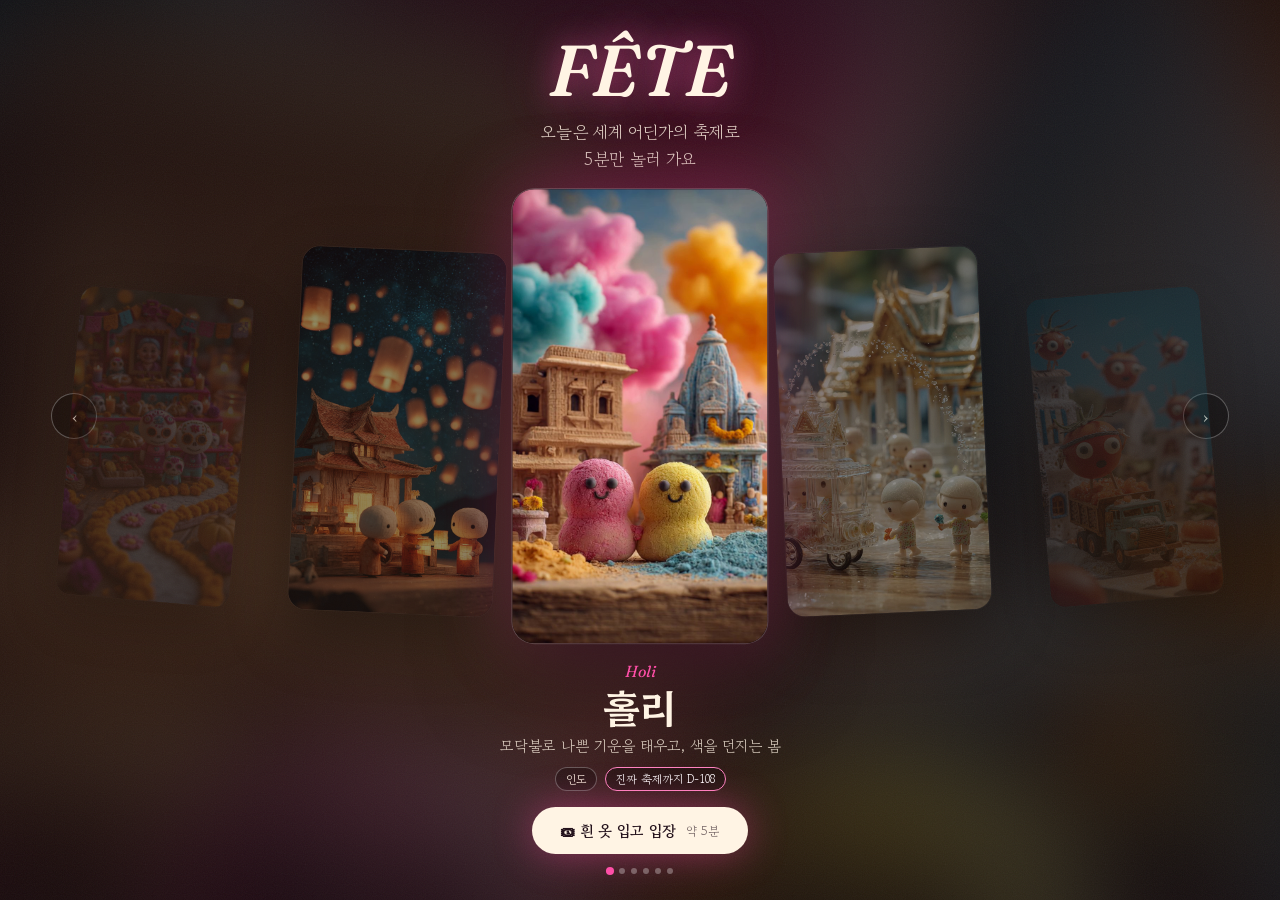
<file: index.html>
<!doctype html>
<html lang="ko">
<head>
<meta charset="utf-8">
<meta name="viewport" content="width=device-width,initial-scale=1,viewport-fit=cover,user-scalable=no">
<meta name="theme-color" content="#07050c">
<title>FÊTE · 세계의 축제로 5분 여행</title>
<meta name="description" content="오늘은 세계 어딘가의 축제로 5분만 놀러 가요.">
<meta property="og:title" content="FÊTE · 세계의 축제로 5분 여행">
<meta property="og:description" content="오늘은 세계 어딘가의 축제로 5분만 놀러 가요.">
<meta property="og:image" content="img/yi-peng.jpg">
<link rel="stylesheet" href="fonts/fonts.css?v=1793675412">
<style>
:root{--it:'Fraunces','Hahmlet',serif;--ko:'Hahmlet','Gowun Batang',serif;--sans:'Gowun Batang',serif;--paper:#fff4e4;--gold:#ffcf9e;--fc:#ffb347}
*{box-sizing:border-box;margin:0;padding:0;-webkit-tap-highlight-color:transparent}
html,body{height:100%;background:#07050c;color:var(--paper);font-family:var(--sans);overflow:hidden;overscroll-behavior:none}
button,a{font:inherit;color:inherit;background:none;border:0;cursor:pointer;text-decoration:none}
#bg{position:fixed;inset:0;overflow:hidden}
#bg div{position:absolute;inset:-10%;background:center/cover;filter:blur(48px) brightness(.42) saturate(1.25);opacity:0;transition:opacity 1.4s ease;transform:scale(1.1)}
#bg div.on{opacity:1}
#veil{position:fixed;inset:0;background:radial-gradient(110% 70% at 50% 55%,rgba(7,5,12,0),rgba(7,5,12,.75));pointer-events:none}
#fx{position:fixed;inset:0;width:100%;height:100%;pointer-events:none}
#grain{position:fixed;inset:-50%;pointer-events:none;opacity:.06;background-image:url("data:image/svg+xml,%3Csvg xmlns='http://www.w3.org/2000/svg' width='160' height='160'%3E%3Cfilter id='n'%3E%3CfeTurbulence type='fractalNoise' baseFrequency='.9' numOctaves='2'/%3E%3C/filter%3E%3Crect width='100%25' height='100%25' filter='url(%23n)'/%3E%3C/svg%3E");animation:grain 1s steps(4) infinite}
@keyframes grain{25%{transform:translate(-3%,2%)}50%{transform:translate(2%,-3%)}75%{transform:translate(-2%,-1%)}}
main{position:fixed;inset:0;display:flex;flex-direction:column;align-items:center}
header{text-align:center;padding:calc(30px + env(safe-area-inset-top)) 20px 0;opacity:0;animation:rise 1.4s .2s ease forwards}
.mark{font-family:var(--it);font-style:italic;font-weight:600;font-size:clamp(44px,13vw,64px);letter-spacing:.01em;line-height:1;text-shadow:0 0 30px color-mix(in srgb,var(--fc) 60%,transparent),0 0 60px rgba(255,200,230,.25);transition:text-shadow 1.2s}
.tag{margin-top:12px;font-size:clamp(14px,3.9vw,16px);line-height:1.6;opacity:.85}
@keyframes rise{from{opacity:0;transform:translateY(14px)}to{opacity:1;transform:none}}
#stage{position:relative;flex:1;width:100%;min-height:0;touch-action:pan-y;opacity:0;animation:rise 1.4s .5s ease forwards}
.card{position:absolute;left:50%;top:50%;width:var(--cw);aspect-ratio:9/16;border-radius:22px;overflow:hidden;cursor:pointer;
  transition:transform .7s cubic-bezier(.2,.8,.2,1),opacity .7s,filter .7s,box-shadow .7s;box-shadow:0 30px 80px rgba(0,0,0,.6),0 0 0 1px rgba(255,255,255,.1)}
.card img{width:100%;height:100%;object-fit:contain;display:block;background:#0b0810;pointer-events:none}
.card.cur{box-shadow:0 30px 90px rgba(0,0,0,.65),0 0 0 1px rgba(255,255,255,.25),0 0 70px color-mix(in srgb,var(--c) 40%,transparent)}
.card .shine{position:absolute;inset:0;background:linear-gradient(115deg,rgba(255,255,255,0) 40%,rgba(255,255,255,.14) 50%,rgba(255,255,255,0) 60%);transform:translateX(-120%);pointer-events:none}
.card.cur .shine{animation:shine 4.5s 1s ease-in-out infinite}
@keyframes shine{0%,60%{transform:translateX(-120%)}100%{transform:translateX(120%)}}
#info{text-align:center;padding:0 22px calc(26px + env(safe-area-inset-bottom));min-height:186px;opacity:0;animation:rise 1.4s .8s ease forwards}
#info .en{font-family:var(--it);font-style:italic;font-size:16px;color:var(--fc);transition:color .8s}
#info h2{font-family:var(--ko);font-weight:600;font-size:clamp(28px,8vw,36px);line-height:1.15;margin:2px 0 6px}
#info .sub{font-size:13.5px;opacity:.8;line-height:1.5}
#info .meta{display:flex;gap:8px;justify-content:center;margin-top:10px;font-size:11.5px}
#info .meta span{padding:3px 10px;border-radius:99px;border:1px solid rgba(255,255,255,.28);background:rgba(0,0,0,.25)}
#info .meta .dd{border-color:color-mix(in srgb,var(--fc) 70%,white);color:#fff}
#go{display:inline-flex;align-items:center;gap:10px;margin-top:16px;padding:13px 28px;border-radius:99px;background:var(--paper);color:#24121c;font-weight:700;font-size:15px;box-shadow:0 0 40px color-mix(in srgb,var(--fc) 45%,transparent);transition:box-shadow .8s,transform .2s}
#go:active{transform:scale(.97)}
#go small{font-weight:400;opacity:.65;font-size:12px}
.swap{transition:opacity .35s ease}.swap.out{opacity:0}
#dots{display:flex;gap:6px;justify-content:center;margin-top:14px}
#dots i{width:6px;height:6px;border-radius:50%;background:rgba(255,255,255,.3);transition:background .4s,transform .4s}
#dots i.on{background:var(--fc);transform:scale(1.35)}
.arrow{position:absolute;top:50%;transform:translateY(-50%);width:46px;height:46px;border-radius:50%;border:1px solid rgba(255,255,255,.3);background:rgba(0,0,0,.25);display:none;align-items:center;justify-content:center;font-size:18px;z-index:5}
#prev{left:4vw}#nextB{right:4vw}
@media (min-width:900px) and (min-aspect-ratio:1/1){
  header{padding-top:34px}.mark{font-size:72px}.tag{font-size:17px}
  .arrow{display:flex}
  #info{min-height:200px}#info h2{font-size:40px}#info .sub{font-size:15px}
}

img{-webkit-touch-callout:none;-webkit-user-drag:none;user-select:none}#stage,#stage *{-webkit-user-select:none;user-select:none;-webkit-tap-highlight-color:transparent}
</style>
</head>
<body>
<div id="bg"></div><div id="veil"></div><canvas id="fx"></canvas><div id="grain"></div>
<main>
  <header><div class="mark">FÊTE</div><p class="tag">오늘은 세계 어딘가의 축제로<br>5분만 놀러 가요</p></header>
  <div id="stage"><button class="arrow" id="prev" aria-label="이전 축제">‹</button><button class="arrow" id="nextB" aria-label="다음 축제">›</button></div>
  <section id="info"><div class="swap"><div class="en"></div><h2></h2><div class="sub"></div><div class="meta"><span class="pl"></span><span class="dd"></span></div></div>
    <a id="go" href="#">🎟 축제 입장 <small>약 5분</small></a><div id="dots"></div></section>
</main>
<script src="js/stories.js?v=20d"></script>
<script>
(()=>{
const $=s=>document.querySelector(s),R=(a,b)=>a+Math.random()*(b-a);
const PLACE={lan:'태국 치앙마이',tom:'스페인 부뇰',song:'태국 전역',holi:'인도',burn:'미국 네바다 사막',dead:'멕시코'};
const SUB={lan:'걱정을 적어 등불에 실어 보내는 보름밤',tom:'으깨서 던지는 세상에서 제일 큰 음식 싸움',song:'어른 손에 물을 붓고, 거리에서 물벼락',holi:'모닥불로 나쁜 기운을 태우고, 색을 던지는 봄',burn:'모든 걸 태우고 흔적 없이 떠나는 사막의 도시',dead:'그리운 사람이 꽃길 따라 돌아오는 밤'};
/* 가장 가까운 축제부터 */
const order=ORDER.slice().sort((a,b)=>{const x=nextDate(a),y=nextDate(b);const v=n=>!n?999:n.past?25+n.past:n.d;return v(x)-v(y)});
let idx=0;const stage=$('#stage'),bg=$('#bg'),cards=[],bgs=[];
order.forEach((id,i)=>{const S=STORIES[id];const c=document.createElement('div');c.className='card';c.style.setProperty('--c',S.color);c.innerHTML='<img alt="" src="'+S.cover+'"><div class="shine"></div>';
  c.onclick=()=>{if(moved)return;if(i===idx)go();else show(i)};stage.appendChild(c);cards.push(c);
  const b=document.createElement('div');b.style.backgroundImage='url('+S.cover+')';bg.appendChild(b);bgs.push(b);
  const d=document.createElement('i');$('#dots').appendChild(d)});
function size(){const r=stage.getBoundingClientRect(),wide=innerWidth>=900&&innerWidth>=innerHeight;const cw=Math.min(r.height*.86*9/16,wide?380:innerWidth*.62);document.documentElement.style.setProperty('--cw',cw+'px');layout(0)}
function layout(drag){const cw=parseFloat(getComputedStyle(document.documentElement).getPropertyValue('--cw')),wide=innerWidth>=900;
  cards.forEach((c,i)=>{let o=i-idx-drag;const n=cards.length;if(o>n/2)o-=n;if(o<-n/2)o+=n;const a=Math.abs(o);
    const x=o*cw*(wide?.95:.78),s=a<1?1-.2*a:Math.max(.55,.8-.12*(a-1)),y=a*cw*.06,rot=o*-2.5;
    c.style.transform='translate(-50%,-50%) translate('+x+'px,'+y+'px) rotate('+rot+'deg) scale('+s+')';c.style.zIndex=100-Math.round(a*10);
    c.style.opacity=a>2.6?0:a<1?1:Math.max(.25,1-.35*a);c.style.filter=a<.5?'none':'brightness('+(1-.25*Math.min(2,a))+') saturate(.85)';c.classList.toggle('cur',a<.5)})}
let infoT=0;
function show(i,instant){const n=cards.length;idx=(i+n)%n;layout(0);const id=order[idx],S=STORIES[id];
  bgs.forEach((b,k)=>b.classList.toggle('on',k===idx));document.documentElement.style.setProperty('--fc',S.color);
  document.querySelectorAll('#dots i').forEach((d,k)=>d.classList.toggle('on',k===idx));
  const sw=$('#info .swap');sw.classList.add('out');clearTimeout(infoT);infoT=setTimeout(()=>{
    sw.querySelector('.en').textContent=S.en;sw.querySelector('h2').textContent=S.ko;sw.querySelector('.sub').textContent=SUB[id];
    sw.querySelector('.pl').textContent=PLACE[id];const nd=nextDate(id);sw.querySelector('.dd').textContent=!nd?'':nd.past?nd.past+'일 전에 열렸어요':nd.d===0?'오늘 열려요':nd.d<=31?'D-'+nd.d+' · 곧 열려요':'진짜 축제까지 D-'+nd.d;
    sw.classList.remove('out')},instant?0:300);
  $('#go').href='visit.html?f='+id;$('#go').innerHTML='🎟 '+(S.enter||'축제 입장')+' <small>약 5분</small>'}
function go(){location.href='visit.html?f='+order[idx]}
$('#go').onclick=e=>{e.preventDefault();go()};
stage.addEventListener('contextmenu',e=>e.preventDefault());
$('#prev').onclick=()=>show(idx-1);$('#nextB').onclick=()=>show(idx+1);
addEventListener('keydown',e=>{if(e.key==='ArrowLeft')show(idx-1);if(e.key==='ArrowRight')show(idx+1);if(e.key==='Enter')go()});
/* 끌어서 넘기기 */
let sx=null,moved=false,dx=0;
stage.addEventListener('pointerdown',e=>{sx=e.clientX;dx=0;moved=false});
addEventListener('pointermove',e=>{if(sx===null)return;dx=e.clientX-sx;if(Math.abs(dx)>6){moved=true;const cw=parseFloat(getComputedStyle(document.documentElement).getPropertyValue('--cw'));cards.forEach(c=>c.style.transition='none');layout(-dx/(cw*.8))}});
addEventListener('pointerup',()=>{if(sx===null)return;cards.forEach(c=>c.style.transition='');const cw=parseFloat(getComputedStyle(document.documentElement).getPropertyValue('--cw'));
  if(moved){const st=Math.round(-dx/(cw*.8))||(Math.abs(dx)>40?(dx<0?1:-1):0);show(idx+st)}sx=null;setTimeout(()=>moved=false,50)});
addEventListener('wheel',e=>{if(Math.abs(e.deltaX)+Math.abs(e.deltaY)<30)return;const n=performance.now();if(n-(window._w||0)<500)return;window._w=n;show(idx+((e.deltaX||e.deltaY)>0?1:-1))},{passive:true});
addEventListener('resize',size);size();show(0,true);
/* 은은한 빛 가루 */
const fx=$('#fx'),c=fx.getContext('2d');let W,H,P=[];function fit(){const d=Math.min(2,devicePixelRatio||1);W=innerWidth;H=innerHeight;fx.width=W*d;fx.height=H*d;c.setTransform(d,0,0,d,0,0)}fit();addEventListener('resize',fit);
let last=performance.now();(function loop(t){const dt=Math.min(.05,(t-last)/1000);last=t;requestAnimationFrame(loop);c.clearRect(0,0,W,H);
  if(P.length<40&&Math.random()<dt*8)P.push({x:R(0,W),y:H+10,vx:R(-6,6),vy:-R(10,26),l:R(8,14),a:0,ph:R(0,6),r:R(.8,1.8)});
  const col=getComputedStyle(document.documentElement).getPropertyValue('--fc').trim()||'#ffb347';
  c.globalCompositeOperation='lighter';P=P.filter(p=>{p.a+=dt;if(p.a>p.l)return false;p.x+=p.vx*dt+Math.sin(t/1200+p.ph)*.2;p.y+=p.vy*dt;const al=Math.sin(Math.PI*p.a/p.l);
    const g=c.createRadialGradient(p.x,p.y,0,p.x,p.y,p.r*6);g.addColorStop(0,col+'88');g.addColorStop(1,col+'00');c.globalAlpha=al;c.fillStyle=g;c.fillRect(p.x-p.r*6,p.y-p.r*6,p.r*12,p.r*12);c.globalAlpha=1;return true});c.globalCompositeOperation='source-over'})(last);
})();
</script>
</body>
</html>
</file>
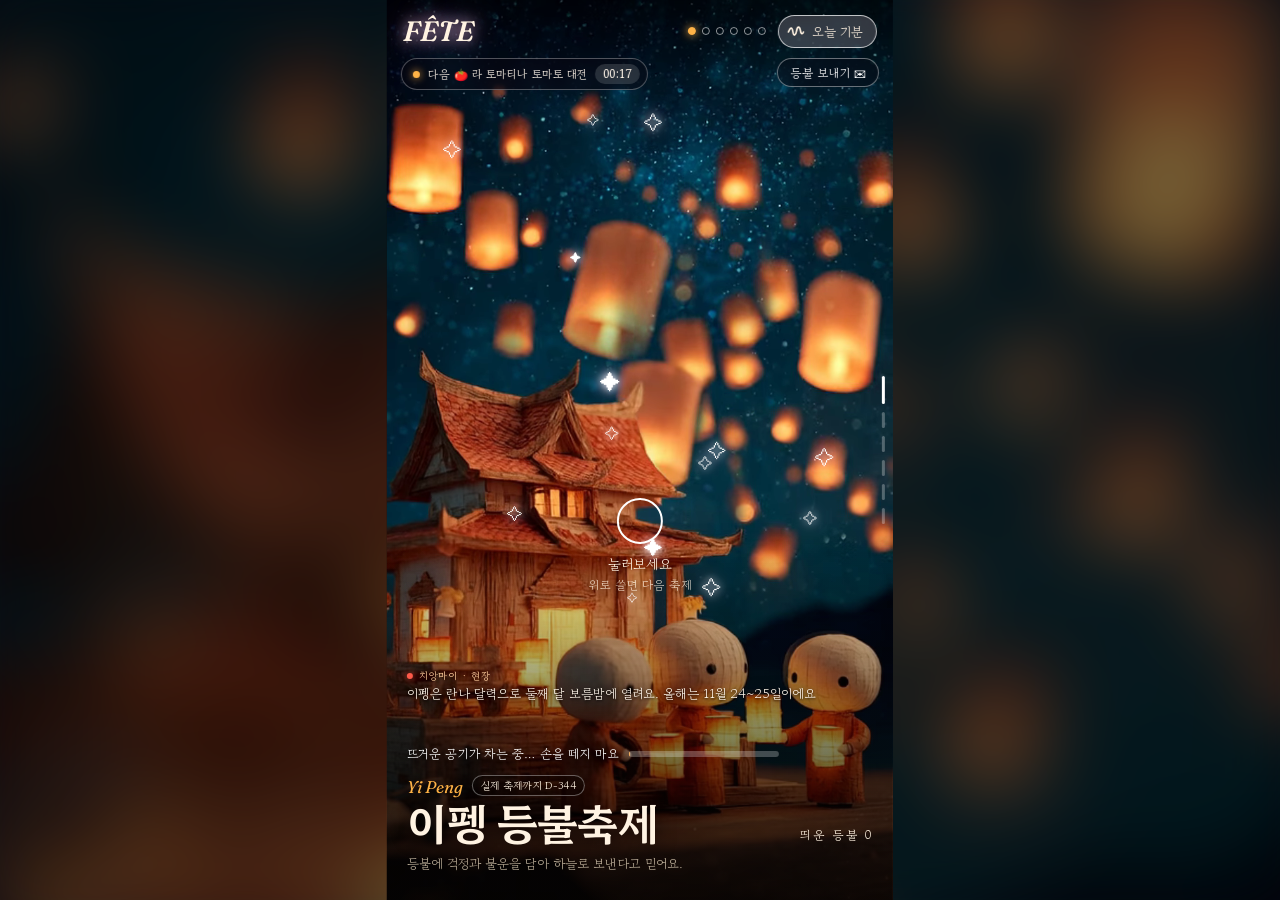
<file: play.html>
<!DOCTYPE html>
<html lang="ko">
<head>
<meta charset="utf-8">
<meta name="viewport" content="width=device-width, initial-scale=1, viewport-fit=cover">
<meta name="theme-color" content="#0b0710">
<meta name="description" content="세계의 축제를 손으로 만지는 곳. 축제마다 그 축제로 만든 작은 세계에서 눌러보고, 쓸어보고, 캡슐로 오늘의 축제를 뽑아요.">
<meta property="og:title" content="FÊTE">
<meta property="og:description" content="세계의 축제를 손으로 만지는 곳">
<meta property="og:image" content="img/yi-peng.jpg">
<title>FÊTE</title>
<link rel="stylesheet" href="fonts/fonts.css">
<link rel="stylesheet" href="css/style.css">
</head>
<body>
<div id="blur"></div>
<div class="frame" id="frame">
  <div class="track" id="track"></div>
  <div class="gest" id="gest"></div>
  <div class="ui">
    <span class="mark">FÊTE</span>
    <div class="right"><div class="dots" id="dots"></div><button class="gbtn" id="gopen"><i></i>오늘 기분</button></div>
  </div>
  <div class="ticks" id="ticks"></div>
  <div class="hint" id="hint"><div class="ring"></div>눌러보세요<br><span style="opacity:.8;font-size:12px">위로 쓸면 다음 축제</span></div>
  <div id="lanUI" hidden>
    <button class="pill" id="motionBtn" hidden>폰 움직임 켜기</button>
    <button class="pill send" id="sendBtn">등불 보내기 ✉︎</button>
  </div>
  <div id="toast" role="status"></div>
  <button id="lineup" aria-label="오늘의 타임테이블"><i class="pulse"></i><span class="ln"></span><b class="lt"></b></button>
  <div id="count" aria-live="assertive"></div>
  <div id="board" hidden><div class="bd"><div class="bh"><div><div class="bk">Timetable</div><div class="bt">매시간 열리는 본 행사</div></div><button id="bclose">닫기 ✕</button></div><div id="brows"></div><p class="bn">같은 시각, 접속한 모두가 같은 장면을 봐요</p></div></div>
  <div id="cast" aria-live="polite"><span class="cw"></span><span class="ct"></span></div>
  <div id="sheet" class="sheet" hidden>
    <div class="sheetbox">
      <div id="sForm">
        <div class="st">친구에게 등불 보내기</div>
        <p class="sp">링크를 열면 하늘에 내 등불이 떠올라요.</p>
        <label>내 이름<input id="sName" maxlength="10" autocomplete="off"></label>
        <label>한마디 (비워도 돼요)<input id="sMsg" maxlength="20" placeholder="예: 오늘도 수고했어요" autocomplete="off"></label>
        <div class="sbtns"><button id="sGo" class="go">링크 만들기</button><button id="sClose">닫기</button></div>
      </div>
      <div id="sDone" hidden>
        <div class="st">등불을 띄웠어요</div>
        <p class="sp">이 링크를 친구에게 보내세요.</p>
        <input id="sLink" readonly aria-label="링크">
        <div class="sbtns"><button id="sShare" class="go">공유하기</button><button id="sCopy">링크 복사</button><button id="sClose2">닫기</button></div>
      </div>
    </div>
  </div>

</div>

<section id="mood" aria-label="오늘의 축제 처방">
  <canvas id="mcv"></canvas>
  <button class="gx" id="mclose">닫기 ✕</button>
  <div class="mhead"><div class="mk">Today's prescription</div><div class="mt">지금 기분대로<br>아무렇게나 그어보세요</div><div class="ms">세게 · 살살 · 동그랗게 · 위로 · 콕콕 · 꾹</div></div>
  <div id="mres"><div class="mcard"><div class="mimg"></div><div class="min"><div class="mlab">오늘 당신에게 필요한 축제</div><div class="men"></div><div class="mko"></div><div class="mwhere"></div></div></div>
    <p class="m1"></p><p class="m2"></p><div class="mbtn"><button class="go" id="mgo">들어가기</button><button id="magain">다시 그리기</button></div></div>
</section>
<script src="js/data.js"></script>
<script src="js/core.js"></script>
<script src="js/scenes.js"></script>
<script src="js/mood.js"></script>
<script src="js/lantern.js"></script>
<script src="js/lineup.js"></script>
</body>
</html>
</file>
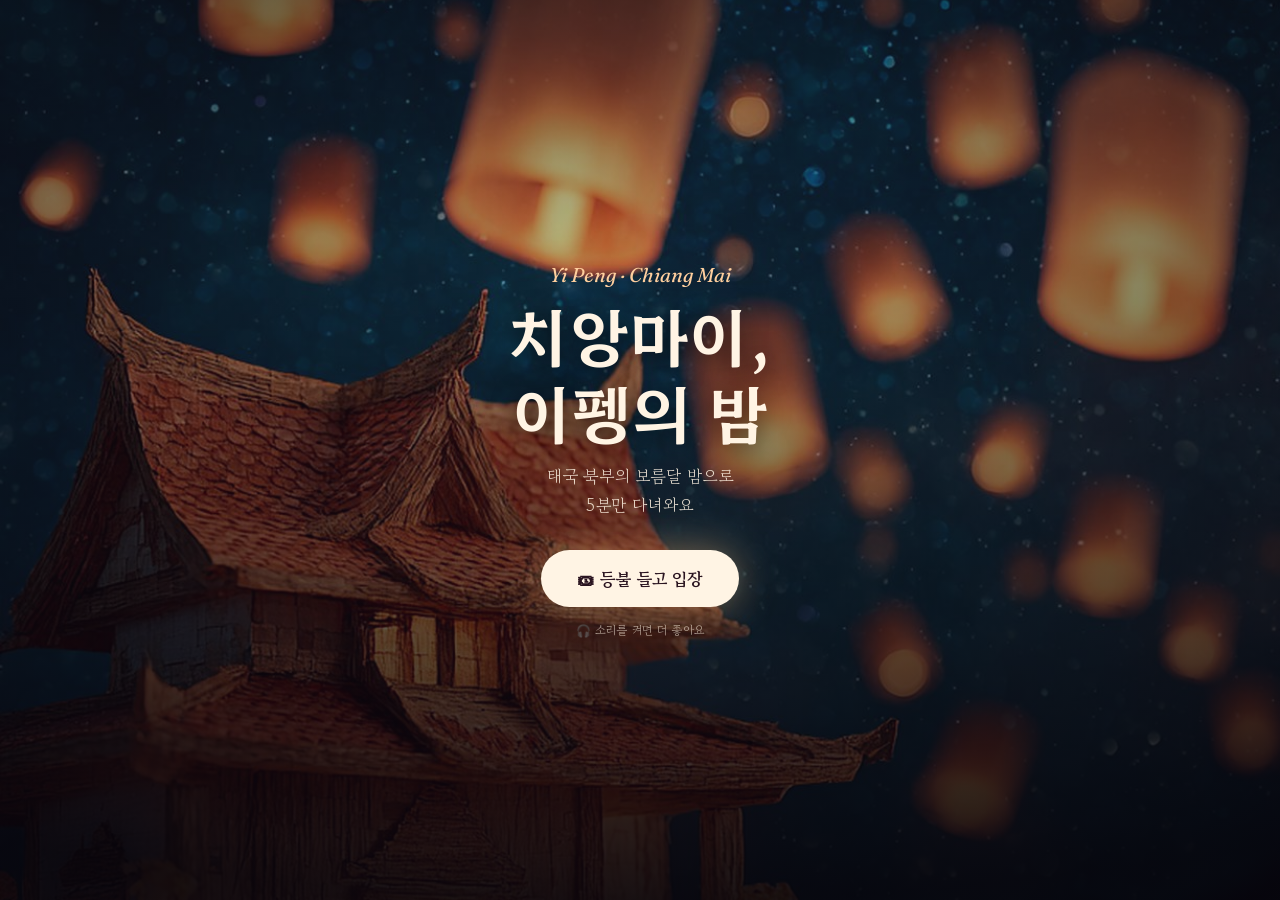
<file: visit.html>
<!doctype html>
<html lang="ko">
<head>
<meta charset="utf-8">
<meta name="viewport" content="width=device-width,initial-scale=1,viewport-fit=cover,user-scalable=no">
<meta name="theme-color" content="#07050c">
<title>FÊTE · 축제에 다녀오기</title>
<link rel="stylesheet" href="fonts/fonts.css?v=1793675412">
<style>
:root{--it:'Fraunces','Hahmlet',serif;--ko:'Hahmlet','Gowun Batang',serif;--sans:'Gowun Batang',serif;--paper:#fff4e4;--gold:#ffcf9e}
*{box-sizing:border-box;margin:0;padding:0;-webkit-tap-highlight-color:transparent}
html,body{height:100%;background:#07050c;color:var(--paper);font-family:var(--sans);overflow:hidden;overscroll-behavior:none;touch-action:manipulation}
button{font:inherit;color:inherit;background:none;border:0;cursor:pointer}
#app{position:fixed;inset:0;max-width:520px;margin:0 auto;overflow:hidden;background:#07050c}
/* 장면 */
.layer{position:absolute;inset:0;opacity:0;transition:opacity 1.6s ease}
.layer.on{opacity:1}
.layer img,.layer video{position:absolute;inset:-6%;width:112%;height:112%;object-fit:cover;object-position:50% 40%}
.kb-in img{animation:kbIn 26s ease-out forwards}.kb-out img{animation:kbOut 26s ease-out forwards}.kb-up img{animation:kbUp 26s ease-out forwards}
@keyframes kbIn{from{transform:scale(1)}to{transform:scale(1.12)}}
@keyframes kbOut{from{transform:scale(1.14)}to{transform:scale(1.02)}}
@keyframes kbUp{from{transform:scale(1.1) translateY(4%)}to{transform:scale(1.1) translateY(-4%)}}
#shade{position:absolute;inset:0;pointer-events:none;background:linear-gradient(180deg,rgba(7,5,12,.55) 0%,rgba(7,5,12,0) 22%,rgba(7,5,12,0) 52%,rgba(7,5,12,.82) 100%)}
#grain{position:absolute;inset:-50%;pointer-events:none;opacity:.07;background-image:url("data:image/svg+xml,%3Csvg xmlns='http://www.w3.org/2000/svg' width='160' height='160'%3E%3Cfilter id='n'%3E%3CfeTurbulence type='fractalNoise' baseFrequency='.9' numOctaves='2'/%3E%3C/filter%3E%3Crect width='100%25' height='100%25' filter='url(%23n)'/%3E%3C/svg%3E");animation:grain 1s steps(4) infinite}
@keyframes grain{25%{transform:translate(-3%,2%)}50%{transform:translate(2%,-3%)}75%{transform:translate(-2%,-1%)}}
canvas#fx{position:absolute;inset:0;width:100%;height:100%;pointer-events:none}
/* 상단 */
#top{position:absolute;left:0;right:0;top:0;padding:calc(16px + env(safe-area-inset-top)) 20px 0;display:flex;justify-content:space-between;align-items:center;z-index:5}
.mark{font-family:var(--it);font-style:italic;font-weight:600;font-size:22px;text-shadow:0 0 16px rgba(255,200,150,.6)}
#chap{display:flex;gap:5px}#chap i{width:16px;height:2px;border-radius:2px;background:rgba(255,255,255,.28);transition:background .6s}#chap i.on{background:var(--gold)}
#snd{font-size:12px;padding:5px 11px;border:1px solid rgba(255,255,255,.35);border-radius:99px;background:rgba(0,0,0,.25)}
/* 장소 자막 */
#place{position:absolute;left:22px;top:calc(64px + env(safe-area-inset-top));z-index:5;opacity:0;transition:opacity 1.2s}
#place.on{opacity:1}
#place .p1{font-family:var(--it);font-style:italic;font-size:15px;color:var(--gold)}
#place .p2{font-family:var(--ko);font-weight:600;font-size:26px;margin-top:2px;text-shadow:0 2px 16px rgba(0,0,0,.6)}
/* 대사 */
#say{position:absolute;left:0;right:0;bottom:0;padding:0 24px calc(34px + env(safe-area-inset-bottom));z-index:6}
#who{font-size:12px;letter-spacing:.06em;color:var(--gold);margin-bottom:8px;opacity:0;transition:opacity .6s}
#line{font-family:var(--sans);font-size:clamp(18px,5.2vw,21px);line-height:1.62;word-break:keep-all;text-shadow:0 2px 12px rgba(0,0,0,.7);min-height:3.3em}
#line .w{opacity:0;transition:opacity .5s}#line .w.v{opacity:1}
#note{margin-top:12px;font-size:12.5px;line-height:1.55;color:#e9dccb;opacity:0;transition:opacity .8s;border-left:2px solid var(--gold);padding-left:10px}
#note.on{opacity:.9}
#next{position:absolute;right:24px;bottom:calc(30px + env(safe-area-inset-bottom));z-index:7;font-size:12px;opacity:0;transition:opacity .5s;color:#fff;letter-spacing:.08em}
#next.on{opacity:.75;animation:bob 1.6s ease-in-out infinite}
@keyframes bob{50%{transform:translateY(-4px)}}
/* 제스처 */
#gest{position:absolute;inset:0;z-index:4;touch-action:none}
#held{position:absolute;left:50%;top:44%;transform:translate(-50%,-50%);width:min(62vw,300px);z-index:3;pointer-events:none;opacity:0;transition:opacity .9s}
#held.on{opacity:1}
#held img{width:100%;display:block}
#held .lit{position:absolute;inset:0;opacity:0}
#held canvas{position:absolute;left:18%;top:26%;width:64%;height:42%}
#cue{position:absolute;left:0;right:0;top:calc(110px + env(safe-area-inset-top));text-align:center;z-index:6;font-size:13px;letter-spacing:.04em;opacity:0;transition:opacity .6s;text-shadow:0 1px 8px rgba(0,0,0,.8)}
#cue.on{opacity:.9}
#done{position:absolute;left:50%;bottom:calc(150px + env(safe-area-inset-bottom));transform:translateX(-50%);z-index:8;padding:10px 22px;border-radius:99px;background:var(--paper);color:#2a1420;font-weight:700;font-size:14px;opacity:0;pointer-events:none;transition:opacity .5s}
#done.on{opacity:1;pointer-events:auto}
/* 시작 / 끝 */
.card{position:absolute;inset:0;z-index:20;display:flex;flex-direction:column;align-items:center;justify-content:center;text-align:center;padding:30px;transition:opacity 1.2s}
.card.off{opacity:0;pointer-events:none}
#start{background:#07050c center 40%/cover}
#start .k{font-family:var(--it);font-style:italic;color:var(--gold);font-size:16px}
#start h1{font-family:var(--ko);font-weight:600;font-size:clamp(34px,10vw,46px);line-height:1.2;margin:8px 0 14px;text-shadow:0 4px 24px rgba(0,0,0,.6)}
#start p{font-size:14px;line-height:1.7;opacity:.85}
#go{margin-top:30px;padding:14px 30px;border-radius:99px;background:var(--paper);color:#2a1420;font-weight:700;font-size:15px;box-shadow:0 0 40px rgba(255,190,120,.45)}
#start small{margin-top:14px;font-size:12px;opacity:.6}
#end{background:rgba(7,5,12,.78);backdrop-filter:blur(10px);-webkit-backdrop-filter:blur(10px);opacity:0;pointer-events:none}
#end.on{opacity:1;pointer-events:auto}
#end .k{font-family:var(--it);font-style:italic;color:var(--gold);font-size:15px}
#end h2{font-family:var(--ko);font-weight:600;font-size:28px;margin:6px 0 18px}
#end .mem{width:min(84vw,360px);border-radius:20px;padding:18px;background:rgba(255,244,228,.07);border:1px solid rgba(255,255,255,.15);text-align:left}
#end .mem .t{font-size:11.5px;letter-spacing:.06em;color:var(--gold);margin:12px 0 6px}
#end .mem .t:first-child{margin-top:0}
#end .mem li{list-style:none;font-size:13.5px;line-height:1.6;margin:4px 0;padding-left:14px;position:relative}
#end .mem li::before{content:"·";position:absolute;left:2px;color:var(--gold)}
#end .wish{height:64px;border-radius:12px;background:rgba(0,0,0,.25);display:flex;align-items:center;justify-content:center}
#end .wish canvas{height:58px}
#end .dd{margin-top:14px;font-size:13px}
#end .btns{display:flex;gap:10px;margin-top:20px}
#end .btns a,#end .btns button{padding:11px 20px;border-radius:99px;border:1px solid rgba(255,255,255,.4);font-size:14px;text-decoration:none;color:#fff}
#end .btns .go2{background:var(--paper);color:#2a1420;border-color:var(--paper);font-weight:700}

/* ---------- 웹(넓은 화면): 왼쪽 그림 · 오른쪽 이야기, 그림책 펼친 면처럼 ---------- */
#bd{display:none}
@media (min-width:900px) and (min-aspect-ratio:1/1){
  #app{max-width:none;--ph:min(88vh,calc(44vw*16/9));--pw:calc(var(--ph)*9/16);--pl:max(6vw,calc(50vw - var(--pw) - 4vw))}
  #bd{display:block;position:absolute;inset:-8%;background:center/cover;filter:blur(46px) brightness(.38) saturate(1.2);transition:background-image 1.6s;transform:scale(1.1)}
  .layer{left:var(--pl);top:calc((100vh - var(--ph))/2);width:var(--pw);height:var(--ph);border-radius:26px;overflow:hidden;box-shadow:0 40px 120px rgba(0,0,0,.65),0 0 0 1px rgba(255,255,255,.08);right:auto;bottom:auto}
  #shade{left:var(--pl);top:calc((100vh - var(--ph))/2);width:var(--pw);height:var(--ph);right:auto;bottom:auto;border-radius:26px;background:linear-gradient(180deg,rgba(7,5,12,.25),rgba(7,5,12,0) 30%,rgba(7,5,12,0) 75%,rgba(7,5,12,.35))}
  #top{padding:28px 44px 0}.mark{font-size:28px}#chap i{width:26px}
  #say{left:calc(var(--pl) + var(--pw) + 6vw);right:7vw;top:50%;bottom:auto;transform:translateY(-40%);padding:0;max-width:560px}
  #who{font-size:14px;margin-bottom:14px}
  #line{font-size:clamp(22px,1.9vw,30px);line-height:1.65;min-height:auto}
  #note{font-size:15px;margin-top:18px}
  #next{left:calc(var(--pl) + var(--pw) + 6vw);right:auto;bottom:12vh;font-size:13px}
  #next::after{content:"  ·  스페이스바";opacity:.6}
  #place{left:calc(var(--pl) + var(--pw) + 6vw);top:22vh}
  #place .p1{font-size:18px}#place .p2{font-size:38px}
  #held{left:calc(var(--pl) + var(--pw)/2);top:50%;width:calc(var(--pw)*.62)}
  #cue{left:var(--pl);width:var(--pw);right:auto;top:calc((100vh - var(--ph))/2 + 28px);font-size:15px}
  #done{left:calc(var(--pl) + var(--pw)/2);bottom:calc((100vh - var(--ph))/2 + 40px);font-size:15px;padding:12px 26px}
  #start h1{font-size:64px}#start p{font-size:17px}#start .k{font-size:20px}#go{font-size:17px;padding:16px 36px}
  #start{background-size:cover;background-position:center 45%}
  #end h2{font-size:38px}#end .mem{width:440px;padding:24px}#end .mem li{font-size:15px}
}

/* 그림은 절대 자르지 않기: 전체를 보여주고, 남는 곳은 같은 그림을 흐리게 */
.layer img,.layer video{inset:0;width:100%;height:100%;object-fit:contain;object-position:50% 50%;animation:none!important}
#bd{display:block;position:absolute;inset:-8%;background:center/cover;filter:blur(40px) brightness(.4) saturate(1.2);transform:scale(1.1);transition:background-image 1.6s}
@media (min-width:900px) and (min-aspect-ratio:1/1){.layer img,.layer video{object-fit:contain}}

canvas#paint{position:absolute;inset:0;width:100%;height:100%;pointer-events:none}
#held{transition:opacity .9s,left 1.4s cubic-bezier(.3,.7,.3,1),top 1.4s cubic-bezier(.3,.7,.3,1),width 1.4s cubic-bezier(.3,.7,.3,1)}
#poem{position:absolute;left:50%;top:42%;transform:translate(-50%,-50%) rotate(-2deg) scale(.96);width:min(84vw,420px);z-index:3;opacity:0;transition:opacity 1.2s,transform 1.2s;pointer-events:none}
#poem.on{opacity:1;transform:translate(-50%,-50%) rotate(-2deg) scale(1)}
#poem img{width:100%;display:block;border-radius:6px;box-shadow:0 20px 60px rgba(0,0,0,.5)}
#poem .pl{position:absolute;left:14%;right:14%;top:22%;bottom:18%;display:flex;flex-direction:column;justify-content:center;gap:.4em;text-align:center;color:#3d2a3f;font-family:var(--sans);font-size:clamp(15px,4.4vw,20px)}
#end .wrap-wish[hidden]{display:none}
@media (min-width:900px) and (min-aspect-ratio:1/1){#poem{left:calc(var(--pl) + var(--pw)/2);width:calc(var(--pw)*.9)}#poem .pl{font-size:20px}}
@keyframes jolt{0%{transform:none}15%{transform:translate(-8px,5px)}30%{transform:translate(7px,-4px)}50%{transform:translate(-4px,-3px)}75%{transform:translate(3px,2px)}100%{transform:none}}#app.jolt{animation:jolt .5s ease-out}

/* 웹: 액자 없이 화면 꽉 차게 — 그림을 세로 전체 높이로, 양옆은 같은 장면이 이어지듯 */
@media (min-width:900px) and (min-aspect-ratio:1/1){
  #app{--ph:100vh;--pw:calc(100vh*9/16);--pl:max(4vw,calc(42vw - var(--pw)/2))}
  .layer,#shade{top:0;height:100vh;border-radius:0;box-shadow:none;-webkit-mask-image:linear-gradient(90deg,transparent 0,#000 9%,#000 91%,transparent 100%);mask-image:linear-gradient(90deg,transparent 0,#000 9%,#000 91%,transparent 100%)}
  #shade{background:linear-gradient(180deg,rgba(7,5,12,.35),rgba(7,5,12,0) 18%,rgba(7,5,12,0) 82%,rgba(7,5,12,.4))}
  #bd{inset:-4%;filter:blur(22px) brightness(.5) saturate(1.15);transform:scale(1.08)}
  #bd::after{content:"";position:absolute;inset:0;background:linear-gradient(90deg,rgba(7,5,12,.15) 0%,rgba(7,5,12,0) 30%,rgba(7,5,12,.55) 62%,rgba(7,5,12,.75) 100%)}
  #say{left:calc(var(--pl) + var(--pw) + 5vw)}
  #next,#place{left:calc(var(--pl) + var(--pw) + 5vw)}
  #cue{top:28px}
  #done{bottom:44px}
}

/* 흐린 큰 그림이 '잘린 창문'처럼 보이게 만들어서 제거: 배경은 축제 색 빛만 */
@media (min-width:900px) and (min-aspect-ratio:1/1){
  #bd{display:none!important}
  #app{background:radial-gradient(60% 80% at 30% 50%,color-mix(in srgb,var(--fc) 22%,transparent),transparent 70%),radial-gradient(50% 60% at 85% 80%,color-mix(in srgb,var(--fc) 10%,transparent),transparent 70%),#07050c}
  .layer,#shade{-webkit-mask-image:none;mask-image:none;box-shadow:0 0 120px rgba(0,0,0,.6)}
  #shade{background:none}
}
#bd{display:none!important}#app{background:radial-gradient(80% 50% at 50% 45%,color-mix(in srgb,var(--fc,#ffb347) 14%,transparent),transparent 75%),#07050c}
#save{margin-top:16px;padding:13px 26px;border-radius:99px;background:linear-gradient(135deg,var(--paper),#ffe2c2);color:#2a1420;font-weight:700;font-size:15px;box-shadow:0 0 34px color-mix(in srgb,var(--fc,#ffb347) 55%,transparent)}
#end .btns .go2{background:transparent;color:#fff;border-color:rgba(255,255,255,.4);font-weight:400}

/* 장면 전환: 흐릿하게 녹아들기 (잘림 없이) */
.layer{filter:blur(14px) brightness(1.08);transition:opacity 1.5s ease,filter 1.5s ease}
.layer.on{filter:none}
/* 글자 키우기 */
#who{font-size:13.5px;opacity:.95}
#note{font-size:14px;line-height:1.6}
#next{font-size:13.5px}
#cue{font-size:15px;font-weight:700;letter-spacing:.02em}
#place .p1{font-size:16px}
#end .mem li{font-size:14.5px}#end .mem .t{font-size:12.5px}
@media (min-width:900px) and (min-aspect-ratio:1/1){#who{font-size:15px}#note{font-size:16px}#next{font-size:14px}#cue{font-size:16px}}
#shade{z-index:2}canvas#paint{z-index:2}canvas#fx{z-index:3}#held,#poem{z-index:3}#gest{z-index:4}
@media (min-width:900px) and (min-aspect-ratio:1/1){#top{justify-content:flex-start;gap:28px}#top #snd{margin-left:auto}#chap{position:absolute;left:calc(var(--pl) + var(--pw) + 5vw);top:34px}#cue{top:22px}#line{font-size:clamp(24px,2vw,32px)}}

/* 안내 문구·상단바·자막이 초/터치 영역을 가리지 않게 */
#cue,#top,#say,#next{pointer-events:none}#top button,#top a,#snd,#say a{pointer-events:auto}

/* 등불·메모지: 쓰기 / 지우개 / 모두 지우기 — 오른쪽 세로 줄로 (글씨 쓰는 자리를 가리지 않게) */
#wtool{position:absolute;right:10px;top:44%;transform:translateY(-50%);z-index:8;display:flex;flex-direction:column;gap:6px;padding:6px;border-radius:18px;background:rgba(10,6,14,.55);backdrop-filter:blur(8px);-webkit-backdrop-filter:blur(8px);border:1px solid rgba(255,240,220,.18);opacity:0;pointer-events:none;transition:opacity .5s}
#wtool.on{opacity:1;pointer-events:auto}
#wtool button{width:48px;padding:7px 0 6px;border-radius:13px;color:#fff3e4;background:transparent;border:0;display:flex;flex-direction:column;align-items:center;gap:3px;font-size:17px;line-height:1}
#wtool button small{font-size:10px;letter-spacing:-.02em;opacity:.85}
#wtool button.sel{background:var(--paper);color:#2a1420}
#done.on{opacity:1;pointer-events:auto}
@media (max-width:899px),(max-aspect-ratio:1/1){#done{bottom:calc(22px + env(safe-area-inset-bottom))}}
@media (min-width:900px) and (min-aspect-ratio:1/1){#wtool{right:auto;left:calc(var(--pl) + var(--pw) - 90px);top:50%}#wtool button{width:56px;font-size:19px}#wtool button small{font-size:11px}}
/* 꾹 누를 때 '이미지 다운로드' 메뉴·글자 선택이 뜨지 않게 */
#app,#app *{-webkit-touch-callout:none;-webkit-user-select:none;user-select:none;-webkit-tap-highlight-color:transparent}
#app img,#app video{-webkit-user-drag:none;pointer-events:none}
</style>
</head>
<body>
<div id="app">
  <div id="bd"></div><div class="layer" id="L1"></div><div class="layer" id="L2"></div>
  <div id="shade"></div><div id="grain"></div>
  <canvas id="paint"></canvas>
  <div id="held"><img class="un" alt=""><canvas id="ink" width="300" height="200"></canvas></div>
  <div id="poem"><img alt=""><div class="pl"></div></div>
  <canvas id="fx"></canvas>
  <div id="gest"></div>
  <div id="top"><div class="mark">FÊTE</div><div id="chap"></div><button id="snd">소리 끄기</button></div>
  <div id="place"><div class="p1"></div><div class="p2"></div></div>
  <div id="cue"></div>
  <div id="wtool"><button data-m="pen" class="sel">✎<small>쓰기</small></button><button data-m="erase">⌫<small>지우개</small></button><button data-m="clear">↺<small>다시</small></button></div>
  <button id="done">다 적었어요</button>
  <div id="say"><div id="who"></div><div id="line"></div><div id="note"></div></div>
  <div id="next">눌러서 계속 ›</div>
  <div class="card" id="start">
    <div class="k"></div>
    <h1></h1>
    <p></p>
    <button id="go">🎟 축제 입장</button>
    <small>🎧 소리를 켜면 더 좋아요</small>
  </div>
  <div class="card" id="end">
    <div class="k"></div>
    <h2></h2>
    <div class="mem">
      <div class="wrap-wish"><div class="t" id="memo"></div><div class="wish"><canvas id="wishcopy" width="300" height="200"></canvas></div></div>
      <div class="t">알게 된 것</div>
      <ul id="learned"></ul>
    </div>
    <div class="dd" id="dday"></div>
    <button id="save">✦ 오늘의 카드 저장하기</button>
    <div class="btns"><button id="again">처음부터</button><a class="go2" href="./">다른 축제로</a></div>
  </div>
</div>
<script src="js/stories.js?v=20d"></script>
<script src="js/visit.js?v=20e"></script>
</body>
</html>
</file>
<file: fonts/fonts.css>
/* hahmlet-[2]-400-normal */
@font-face {
  font-family: 'Hahmlet';
  font-style: normal;
  font-display: swap;
  font-weight: 400;
  src: url(hahmlet/hahmlet-2-400-normal.woff2) format('woff2');
  unicode-range: U+d723-d728,U+d72a-d733,U+d735-d748,U+d74a-d74f,U+d752-d753,U+d755-d757,U+d75a-d75f,U+d762-d764,U+d766-d768,U+d76a-d76b,U+d76d-d76f,U+d771-d787,U+d789-d78b,U+d78d-d78f,U+d791-d797,U+d79a,U+d79c,U+d79e-d7a3,U+f900-f909,U+f90b-f92e;
}

/* hahmlet-[3]-400-normal */
@font-face {
  font-family: 'Hahmlet';
  font-style: normal;
  font-display: swap;
  font-weight: 400;
  src: url(hahmlet/hahmlet-3-400-normal.woff2) format('woff2');
  unicode-range: U+d679-d68b,U+d68e-d69e,U+d6a0,U+d6a2-d6a7,U+d6a9-d6c3,U+d6c6-d6c7,U+d6c9-d6cb,U+d6cd-d6d3,U+d6d5-d6d6,U+d6d8-d6e3,U+d6e5-d6e7,U+d6e9-d6fb,U+d6fd-d717,U+d719-d71f,U+d721-d722;
}

/* hahmlet-[4]-400-normal */
@font-face {
  font-family: 'Hahmlet';
  font-style: normal;
  font-display: swap;
  font-weight: 400;
  src: url(hahmlet/hahmlet-4-400-normal.woff2) format('woff2');
  unicode-range: U+d5bc-d5c7,U+d5ca-d5cb,U+d5cd-d5cf,U+d5d1-d5d7,U+d5d9-d5da,U+d5dc,U+d5de-d5e3,U+d5e6-d5e7,U+d5e9-d5eb,U+d5ed-d5f6,U+d5f8,U+d5fa-d5ff,U+d602-d603,U+d605-d607,U+d609-d60f,U+d612-d613,U+d616-d61b,U+d61d-d637,U+d63a-d63b,U+d63d-d63f,U+d641-d647,U+d64a-d64c,U+d64e-d653,U+d656-d657,U+d659-d65b,U+d65d-d666,U+d668,U+d66a-d678;
}

/* hahmlet-[5]-400-normal */
@font-face {
  font-family: 'Hahmlet';
  font-style: normal;
  font-display: swap;
  font-weight: 400;
  src: url(hahmlet/hahmlet-5-400-normal.woff2) format('woff2');
  unicode-range: U+d507,U+d509-d50b,U+d50d-d513,U+d515-d53b,U+d53e-d53f,U+d541-d543,U+d545-d54c,U+d54e,U+d550,U+d552-d557,U+d55a-d55b,U+d55d-d55f,U+d561-d564,U+d566-d567,U+d56a,U+d56c,U+d56e-d573,U+d576-d577,U+d579-d583,U+d585-d586,U+d58a-d5a4,U+d5a6-d5bb;
}

/* hahmlet-[6]-400-normal */
@font-face {
  font-family: 'Hahmlet';
  font-style: normal;
  font-display: swap;
  font-weight: 400;
  src: url(hahmlet/hahmlet-6-400-normal.woff2) format('woff2');
  unicode-range: U+d464-d477,U+d47a-d47b,U+d47d-d47f,U+d481-d487,U+d489-d48a,U+d48c,U+d48e-d4e7,U+d4e9-d503,U+d505-d506;
}

/* hahmlet-[7]-400-normal */
@font-face {
  font-family: 'Hahmlet';
  font-style: normal;
  font-display: swap;
  font-weight: 400;
  src: url(hahmlet/hahmlet-7-400-normal.woff2) format('woff2');
  unicode-range: U+d3bf-d3c7,U+d3ca-d3cf,U+d3d1-d3eb,U+d3ee-d3ef,U+d3f1-d3f3,U+d3f5-d3fb,U+d3fd-d400,U+d402-d45b,U+d45d-d463;
}

/* hahmlet-[8]-400-normal */
@font-face {
  font-family: 'Hahmlet';
  font-style: normal;
  font-display: swap;
  font-weight: 400;
  src: url(hahmlet/hahmlet-8-400-normal.woff2) format('woff2');
  unicode-range: U+d2ff,U+d302-d304,U+d306-d30b,U+d30f,U+d311-d313,U+d315-d31b,U+d31e,U+d322-d324,U+d326-d327,U+d32a-d32b,U+d32d-d32f,U+d331-d337,U+d339-d33c,U+d33e-d37b,U+d37e-d37f,U+d381-d383,U+d385-d38b,U+d38e-d390,U+d392-d397,U+d39a-d39b,U+d39d-d39f,U+d3a1-d3a7,U+d3a9-d3aa,U+d3ac,U+d3ae-d3b3,U+d3b5-d3b7,U+d3b9-d3bb,U+d3bd-d3be;
}

/* hahmlet-[9]-400-normal */
@font-face {
  font-family: 'Hahmlet';
  font-style: normal;
  font-display: swap;
  font-weight: 400;
  src: url(hahmlet/hahmlet-9-400-normal.woff2) format('woff2');
  unicode-range: U+d257-d27f,U+d281-d29b,U+d29d-d29f,U+d2a1-d2ab,U+d2ad-d2b7,U+d2ba-d2bb,U+d2bd-d2bf,U+d2c1-d2c7,U+d2c9-d2ef,U+d2f2-d2f3,U+d2f5-d2f7,U+d2f9-d2fe;
}

/* hahmlet-[10]-400-normal */
@font-face {
  font-family: 'Hahmlet';
  font-style: normal;
  font-display: swap;
  font-weight: 400;
  src: url(hahmlet/hahmlet-10-400-normal.woff2) format('woff2');
  unicode-range: U+d1b4,U+d1b6-d1f3,U+d1f5-d22b,U+d22e-d22f,U+d231-d233,U+d235-d23b,U+d23d-d240,U+d242-d256;
}

/* hahmlet-[11]-400-normal */
@font-face {
  font-family: 'Hahmlet';
  font-style: normal;
  font-display: swap;
  font-weight: 400;
  src: url(hahmlet/hahmlet-11-400-normal.woff2) format('woff2');
  unicode-range: U+d105-d12f,U+d132-d133,U+d135-d137,U+d139-d13f,U+d141-d142,U+d144,U+d146-d14b,U+d14e-d14f,U+d151-d153,U+d155-d15b,U+d15e-d187,U+d189-d19f,U+d1a2-d1a3,U+d1a5-d1a7,U+d1a9-d1af,U+d1b2-d1b3;
}

/* hahmlet-[12]-400-normal */
@font-face {
  font-family: 'Hahmlet';
  font-style: normal;
  font-display: swap;
  font-weight: 400;
  src: url(hahmlet/hahmlet-12-400-normal.woff2) format('woff2');
  unicode-range: U+d04b-d04f,U+d051-d057,U+d059-d06b,U+d06d-d06f,U+d071-d073,U+d075-d07b,U+d07e-d0a3,U+d0a6-d0a7,U+d0a9-d0ab,U+d0ad-d0b3,U+d0b6,U+d0b8,U+d0ba-d0bf,U+d0c2-d0c3,U+d0c5-d0c7,U+d0c9-d0cf,U+d0d2,U+d0d6-d0db,U+d0de-d0df,U+d0e1-d0e3,U+d0e5-d0eb,U+d0ee-d0f0,U+d0f2-d104;
}

/* hahmlet-[13]-400-normal */
@font-face {
  font-family: 'Hahmlet';
  font-style: normal;
  font-display: swap;
  font-weight: 400;
  src: url(hahmlet/hahmlet-13-400-normal.woff2) format('woff2');
  unicode-range: U+cfa2-cfc3,U+cfc5-cfdf,U+cfe2-cfe3,U+cfe5-cfe7,U+cfe9-cff4,U+cff6-cffb,U+cffd-cfff,U+d001-d003,U+d005-d017,U+d019-d033,U+d036-d037,U+d039-d03b,U+d03d-d04a;
}

/* hahmlet-[14]-400-normal */
@font-face {
  font-family: 'Hahmlet';
  font-style: normal;
  font-display: swap;
  font-weight: 400;
  src: url(hahmlet/hahmlet-14-400-normal.woff2) format('woff2');
  unicode-range: U+cef0-cef3,U+cef6,U+cef9-ceff,U+cf01-cf03,U+cf05-cf07,U+cf09-cf0f,U+cf11-cf12,U+cf14-cf1b,U+cf1d-cf1f,U+cf21-cf2f,U+cf31-cf53,U+cf56-cf57,U+cf59-cf5b,U+cf5d-cf63,U+cf66,U+cf68,U+cf6a-cf6f,U+cf71-cf84,U+cf86-cf8b,U+cf8d-cfa1;
}

/* hahmlet-[15]-400-normal */
@font-face {
  font-family: 'Hahmlet';
  font-style: normal;
  font-display: swap;
  font-weight: 400;
  src: url(hahmlet/hahmlet-15-400-normal.woff2) format('woff2');
  unicode-range: U+ce3c-ce57,U+ce5a-ce5b,U+ce5d-ce5f,U+ce61-ce67,U+ce6a,U+ce6c,U+ce6e-ce73,U+ce76-ce77,U+ce79-ce7b,U+ce7d-ce83,U+ce85-ce88,U+ce8a-ce8f,U+ce91-ce93,U+ce95-ce97,U+ce99-ce9f,U+cea2,U+cea4-ceab,U+cead-cee3,U+cee6-cee7,U+cee9-ceeb,U+ceed-ceef;
}

/* hahmlet-[16]-400-normal */
@font-face {
  font-family: 'Hahmlet';
  font-style: normal;
  font-display: swap;
  font-weight: 400;
  src: url(hahmlet/hahmlet-16-400-normal.woff2) format('woff2');
  unicode-range: U+cd92-cd93,U+cd96-cd97,U+cd99-cd9b,U+cd9d-cda3,U+cda6-cda8,U+cdaa-cdaf,U+cdb1-cdc3,U+cdc5-cdcb,U+cdcd-cde7,U+cde9-ce03,U+ce05-ce1f,U+ce22-ce34,U+ce36-ce3b;
}

/* hahmlet-[17]-400-normal */
@font-face {
  font-family: 'Hahmlet';
  font-style: normal;
  font-display: swap;
  font-weight: 400;
  src: url(hahmlet/hahmlet-17-400-normal.woff2) format('woff2');
  unicode-range: U+ccef-cd07,U+cd0a-cd0b,U+cd0d-cd1a,U+cd1c,U+cd1e-cd2b,U+cd2d-cd5b,U+cd5d-cd77,U+cd79-cd91;
}

/* hahmlet-[18]-400-normal */
@font-face {
  font-family: 'Hahmlet';
  font-style: normal;
  font-display: swap;
  font-weight: 400;
  src: url(hahmlet/hahmlet-18-400-normal.woff2) format('woff2');
  unicode-range: U+cc3f-cc43,U+cc46-cc47,U+cc49-cc4b,U+cc4d-cc53,U+cc55-cc58,U+cc5a-cc5f,U+cc61-cc97,U+cc9a-cc9b,U+cc9d-cc9f,U+cca1-cca7,U+ccaa,U+ccac,U+ccae-ccb3,U+ccb6-ccb7,U+ccb9-ccbb,U+ccbd-cccf,U+ccd1-cce3,U+cce5-ccee;
}

/* hahmlet-[19]-400-normal */
@font-face {
  font-family: 'Hahmlet';
  font-style: normal;
  font-display: swap;
  font-weight: 400;
  src: url(hahmlet/hahmlet-19-400-normal.woff2) format('woff2');
  unicode-range: U+cb91-cbd3,U+cbd5-cbe3,U+cbe5-cc0b,U+cc0e-cc0f,U+cc11-cc13,U+cc15-cc1b,U+cc1d-cc20,U+cc23-cc27,U+cc2a-cc2b,U+cc2d,U+cc2f,U+cc31-cc37,U+cc3a,U+cc3c;
}

/* hahmlet-[20]-400-normal */
@font-face {
  font-family: 'Hahmlet';
  font-style: normal;
  font-display: swap;
  font-weight: 400;
  src: url(hahmlet/hahmlet-20-400-normal.woff2) format('woff2');
  unicode-range: U+caf4-cb47,U+cb4a-cb90;
}

/* hahmlet-[21]-400-normal */
@font-face {
  font-family: 'Hahmlet';
  font-style: normal;
  font-display: swap;
  font-weight: 400;
  src: url(hahmlet/hahmlet-21-400-normal.woff2) format('woff2');
  unicode-range: U+ca4a-ca4b,U+ca4e-ca4f,U+ca51-ca53,U+ca55-ca5b,U+ca5d-ca60,U+ca62-ca83,U+ca85-cabb,U+cabe-cabf,U+cac1-cac3,U+cac5-cacb,U+cacd-cad0,U+cad2,U+cad4-cad8,U+cada-caf3;
}

/* hahmlet-[22]-400-normal */
@font-face {
  font-family: 'Hahmlet';
  font-style: normal;
  font-display: swap;
  font-weight: 400;
  src: url(hahmlet/hahmlet-22-400-normal.woff2) format('woff2');
  unicode-range: U+c996-c997,U+c99a-c99c,U+c99e-c9bf,U+c9c2-c9c3,U+c9c5-c9c7,U+c9c9-c9cf,U+c9d2,U+c9d4,U+c9d7-c9d8,U+c9db,U+c9de-c9df,U+c9e1-c9e3,U+c9e5-c9e6,U+c9e8-c9eb,U+c9ee-c9f0,U+c9f2-c9f7,U+c9f9-ca0b,U+ca0d-ca28,U+ca2a-ca49;
}

/* hahmlet-[23]-400-normal */
@font-face {
  font-family: 'Hahmlet';
  font-style: normal;
  font-display: swap;
  font-weight: 400;
  src: url(hahmlet/hahmlet-23-400-normal.woff2) format('woff2');
  unicode-range: U+c8e9-c8f4,U+c8f6-c8fb,U+c8fe-c8ff,U+c901-c903,U+c905-c90b,U+c90e-c910,U+c912-c917,U+c919-c92b,U+c92d-c94f,U+c951-c953,U+c955-c96b,U+c96d-c973,U+c975-c987,U+c98a-c98b,U+c98d-c98f,U+c991-c995;
}

/* hahmlet-[24]-400-normal */
@font-face {
  font-family: 'Hahmlet';
  font-style: normal;
  font-display: swap;
  font-weight: 400;
  src: url(hahmlet/hahmlet-24-400-normal.woff2) format('woff2');
  unicode-range: U+c841-c84b,U+c84d-c86f,U+c872-c873,U+c875-c877,U+c879-c87f,U+c882-c884,U+c887-c88a,U+c88d-c8c3,U+c8c5-c8df,U+c8e1-c8e8;
}

/* hahmlet-[25]-400-normal */
@font-face {
  font-family: 'Hahmlet';
  font-style: normal;
  font-display: swap;
  font-weight: 400;
  src: url(hahmlet/hahmlet-25-400-normal.woff2) format('woff2');
  unicode-range: U+c779-c77b,U+c77e-c782,U+c786,U+c78b,U+c78d,U+c78f,U+c792-c793,U+c795,U+c797,U+c799-c79f,U+c7a2,U+c7a7-c7ab,U+c7ae-c7bb,U+c7bd-c7c0,U+c7c2-c7c7,U+c7c9-c7dc,U+c7de-c7ff,U+c802-c803,U+c805-c807,U+c809,U+c80b-c80f,U+c812,U+c814,U+c817-c81b,U+c81e-c81f,U+c821-c823,U+c825-c82e,U+c830-c837,U+c839-c83b,U+c83d-c840;
}

/* hahmlet-[26]-400-normal */
@font-face {
  font-family: 'Hahmlet';
  font-style: normal;
  font-display: swap;
  font-weight: 400;
  src: url(hahmlet/hahmlet-26-400-normal.woff2) format('woff2');
  unicode-range: U+c6bb-c6bf,U+c6c2,U+c6c4,U+c6c6-c6cb,U+c6ce-c6cf,U+c6d1-c6d3,U+c6d5-c6db,U+c6dd-c6df,U+c6e1-c6e7,U+c6e9-c6eb,U+c6ed-c6ef,U+c6f1-c6f8,U+c6fa-c703,U+c705-c707,U+c709-c70b,U+c70d-c716,U+c718,U+c71a-c71f,U+c722-c723,U+c725-c727,U+c729-c734,U+c736-c73b,U+c73e-c73f,U+c741-c743,U+c745-c74b,U+c74e-c750,U+c752-c757,U+c759-c773,U+c776-c777;
}

/* hahmlet-[27]-400-normal */
@font-face {
  font-family: 'Hahmlet';
  font-style: normal;
  font-display: swap;
  font-weight: 400;
  src: url(hahmlet/hahmlet-27-400-normal.woff2) format('woff2');
  unicode-range: U+c5f5-c5fb,U+c5fe,U+c602-c605,U+c607,U+c609-c60f,U+c611-c61a,U+c61c-c623,U+c626-c627,U+c629-c62b,U+c62d,U+c62f-c632,U+c636,U+c638,U+c63a-c63f,U+c642-c643,U+c645-c647,U+c649-c652,U+c656-c65b,U+c65d-c65f,U+c661-c663,U+c665-c677,U+c679-c67b,U+c67d-c693,U+c696-c697,U+c699-c69b,U+c69d-c6a3,U+c6a6,U+c6a8,U+c6aa-c6af,U+c6b2-c6b3,U+c6b5-c6b7,U+c6b9-c6ba;
}

/* hahmlet-[28]-400-normal */
@font-face {
  font-family: 'Hahmlet';
  font-style: normal;
  font-display: swap;
  font-weight: 400;
  src: url(hahmlet/hahmlet-28-400-normal.woff2) format('woff2');
  unicode-range: U+c517-c527,U+c52a-c52b,U+c52d-c52f,U+c531-c538,U+c53a,U+c53c,U+c53e-c543,U+c546-c547,U+c54b,U+c54d-c552,U+c556,U+c55a-c55b,U+c55d,U+c55f,U+c562-c563,U+c565-c567,U+c569-c56f,U+c572,U+c574,U+c576-c57b,U+c57e-c57f,U+c581-c583,U+c585-c586,U+c588-c58b,U+c58e,U+c590,U+c592-c596,U+c599-c5b3,U+c5b6-c5b7,U+c5ba,U+c5be-c5c3,U+c5ca-c5cb,U+c5cd,U+c5cf,U+c5d2-c5d3,U+c5d5-c5d7,U+c5d9-c5df,U+c5e1-c5e2,U+c5e4,U+c5e6-c5eb,U+c5ef,U+c5f1-c5f3;
}

/* hahmlet-[29]-400-normal */
@font-face {
  font-family: 'Hahmlet';
  font-style: normal;
  font-display: swap;
  font-weight: 400;
  src: url(hahmlet/hahmlet-29-400-normal.woff2) format('woff2');
  unicode-range: U+c475-c4ef,U+c4f2-c4f3,U+c4f5-c4f7,U+c4f9-c4ff,U+c502-c50b,U+c50d-c516;
}

/* hahmlet-[30]-400-normal */
@font-face {
  font-family: 'Hahmlet';
  font-style: normal;
  font-display: swap;
  font-weight: 400;
  src: url(hahmlet/hahmlet-30-400-normal.woff2) format('woff2');
  unicode-range: U+c3d0-c3d7,U+c3da-c3db,U+c3dd-c3de,U+c3e1-c3ec,U+c3ee-c3f3,U+c3f5-c42b,U+c42d-c463,U+c466-c474;
}

/* hahmlet-[31]-400-normal */
@font-face {
  font-family: 'Hahmlet';
  font-style: normal;
  font-display: swap;
  font-weight: 400;
  src: url(hahmlet/hahmlet-31-400-normal.woff2) format('woff2');
  unicode-range: U+c32b-c367,U+c36a-c36b,U+c36d-c36f,U+c371-c377,U+c37a-c37b,U+c37e-c383,U+c385-c387,U+c389-c3cf;
}

/* hahmlet-[32]-400-normal */
@font-face {
  font-family: 'Hahmlet';
  font-style: normal;
  font-display: swap;
  font-weight: 400;
  src: url(hahmlet/hahmlet-32-400-normal.woff2) format('woff2');
  unicode-range: U+c26a-c26b,U+c26d-c26f,U+c271-c273,U+c275-c27b,U+c27e-c287,U+c289-c28f,U+c291-c297,U+c299-c29a,U+c29c-c2a3,U+c2a5-c2a7,U+c2a9-c2ab,U+c2ad-c2b3,U+c2b6,U+c2b8,U+c2ba-c2bb,U+c2bd-c2db,U+c2de-c2df,U+c2e1-c2e2,U+c2e5-c2ea,U+c2ee,U+c2f0,U+c2f2-c2f5,U+c2f7,U+c2fa-c2fb,U+c2fd-c2ff,U+c301-c307,U+c309-c30c,U+c30e-c312,U+c315-c323,U+c325-c328,U+c32a;
}

/* hahmlet-[33]-400-normal */
@font-face {
  font-family: 'Hahmlet';
  font-style: normal;
  font-display: swap;
  font-weight: 400;
  src: url(hahmlet/hahmlet-33-400-normal.woff2) format('woff2');
  unicode-range: U+c1bc-c1c3,U+c1c5-c1df,U+c1e1-c1fb,U+c1fd-c203,U+c205-c20c,U+c20e,U+c210-c217,U+c21a-c21b,U+c21d-c21e,U+c221-c227,U+c229-c22a,U+c22c,U+c22e,U+c230,U+c233-c24f,U+c251-c257,U+c259-c269;
}

/* hahmlet-[34]-400-normal */
@font-face {
  font-family: 'Hahmlet';
  font-style: normal;
  font-display: swap;
  font-weight: 400;
  src: url(hahmlet/hahmlet-34-400-normal.woff2) format('woff2');
  unicode-range: U+c101-c11b,U+c11f,U+c121-c123,U+c125-c12b,U+c12e,U+c132-c137,U+c13a-c13b,U+c13d-c13f,U+c141-c147,U+c14a,U+c14c-c153,U+c155-c157,U+c159-c15b,U+c15d-c166,U+c169-c16f,U+c171-c177,U+c179-c18b,U+c18e-c18f,U+c191-c193,U+c195-c19b,U+c19d-c19e,U+c1a0,U+c1a2-c1a4,U+c1a6-c1bb;
}

/* hahmlet-[35]-400-normal */
@font-face {
  font-family: 'Hahmlet';
  font-style: normal;
  font-display: swap;
  font-weight: 400;
  src: url(hahmlet/hahmlet-35-400-normal.woff2) format('woff2');
  unicode-range: U+c049-c057,U+c059-c05b,U+c05d-c05f,U+c061-c067,U+c069-c08f,U+c091-c0ab,U+c0ae-c0af,U+c0b1-c0b3,U+c0b5,U+c0b7-c0bb,U+c0be,U+c0c2-c0c7,U+c0ca-c0cb,U+c0cd-c0cf,U+c0d1-c0d7,U+c0d9-c0da,U+c0dc,U+c0de-c0e3,U+c0e5-c0eb,U+c0ed-c0f3,U+c0f6,U+c0f8,U+c0fa-c0ff;
}

/* hahmlet-[36]-400-normal */
@font-face {
  font-family: 'Hahmlet';
  font-style: normal;
  font-display: swap;
  font-weight: 400;
  src: url(hahmlet/hahmlet-36-400-normal.woff2) format('woff2');
  unicode-range: U+bfa7-bfaf,U+bfb1-bfc4,U+bfc6-bfcb,U+bfce-bfcf,U+bfd1-bfd3,U+bfd5-bfdb,U+bfdd-c048;
}

/* hahmlet-[37]-400-normal */
@font-face {
  font-family: 'Hahmlet';
  font-style: normal;
  font-display: swap;
  font-weight: 400;
  src: url(hahmlet/hahmlet-37-400-normal.woff2) format('woff2');
  unicode-range: U+bf07,U+bf09-bf3f,U+bf41-bf4f,U+bf52-bf54,U+bf56-bfa6;
}

/* hahmlet-[38]-400-normal */
@font-face {
  font-family: 'Hahmlet';
  font-style: normal;
  font-display: swap;
  font-weight: 400;
  src: url(hahmlet/hahmlet-38-400-normal.woff2) format('woff2');
  unicode-range: U+be56,U+be58,U+be5c-be5f,U+be62-be63,U+be65-be67,U+be69-be74,U+be76-be7b,U+be7e-be7f,U+be81-be8e,U+be90,U+be92-bea7,U+bea9-becf,U+bed2-bed3,U+bed5-bed6,U+bed9-bee3,U+bee6-bf06;
}

/* hahmlet-[39]-400-normal */
@font-face {
  font-family: 'Hahmlet';
  font-style: normal;
  font-display: swap;
  font-weight: 400;
  src: url(hahmlet/hahmlet-39-400-normal.woff2) format('woff2');
  unicode-range: U+bdb0-bdd3,U+bdd5-bdef,U+bdf1-be0b,U+be0d-be0f,U+be11-be13,U+be15-be43,U+be46-be47,U+be49-be4b,U+be4d-be53;
}

/* hahmlet-[40]-400-normal */
@font-face {
  font-family: 'Hahmlet';
  font-style: normal;
  font-display: swap;
  font-weight: 400;
  src: url(hahmlet/hahmlet-40-400-normal.woff2) format('woff2');
  unicode-range: U+bd03,U+bd06,U+bd08,U+bd0a-bd0f,U+bd11-bd22,U+bd25-bd47,U+bd49-bd58,U+bd5a-bd7f,U+bd82-bd83,U+bd85-bd87,U+bd8a-bd8f,U+bd91-bd92,U+bd94,U+bd96-bd98,U+bd9a-bdaf;
}

/* hahmlet-[41]-400-normal */
@font-face {
  font-family: 'Hahmlet';
  font-style: normal;
  font-display: swap;
  font-weight: 400;
  src: url(hahmlet/hahmlet-41-400-normal.woff2) format('woff2');
  unicode-range: U+bc4e-bc83,U+bc86-bc87,U+bc89-bc8b,U+bc8d-bc93,U+bc96,U+bc98,U+bc9b-bc9f,U+bca2-bca3,U+bca5-bca7,U+bca9-bcb2,U+bcb4-bcbb,U+bcbe-bcbf,U+bcc1-bcc3,U+bcc5-bccc,U+bcce-bcd0,U+bcd2-bcd4,U+bcd6-bcf3,U+bcf7,U+bcf9-bcfb,U+bcfd-bd02;
}

/* hahmlet-[42]-400-normal */
@font-face {
  font-family: 'Hahmlet';
  font-style: normal;
  font-display: swap;
  font-weight: 400;
  src: url(hahmlet/hahmlet-42-400-normal.woff2) format('woff2');
  unicode-range: U+bb90-bba3,U+bba5-bbab,U+bbad-bbbf,U+bbc1-bbf7,U+bbfa-bbfb,U+bbfd-bbfe,U+bc01-bc07,U+bc09-bc0a,U+bc0e,U+bc10,U+bc12-bc13,U+bc17,U+bc19-bc1a,U+bc1e,U+bc20-bc23,U+bc26,U+bc28,U+bc2a-bc2c,U+bc2e-bc2f,U+bc32-bc33,U+bc35-bc37,U+bc39-bc3f,U+bc41-bc42,U+bc44,U+bc46-bc48,U+bc4a-bc4d;
}

/* hahmlet-[43]-400-normal */
@font-face {
  font-family: 'Hahmlet';
  font-style: normal;
  font-display: swap;
  font-weight: 400;
  src: url(hahmlet/hahmlet-43-400-normal.woff2) format('woff2');
  unicode-range: U+bae6-bafb,U+bafd-bb17,U+bb19-bb33,U+bb37,U+bb39-bb3a,U+bb3d-bb43,U+bb45-bb46,U+bb48,U+bb4a-bb4f,U+bb51-bb53,U+bb55-bb57,U+bb59-bb62,U+bb64-bb8f;
}

/* hahmlet-[44]-400-normal */
@font-face {
  font-family: 'Hahmlet';
  font-style: normal;
  font-display: swap;
  font-weight: 400;
  src: url(hahmlet/hahmlet-44-400-normal.woff2) format('woff2');
  unicode-range: U+ba30-ba37,U+ba3a-ba3b,U+ba3d-ba3f,U+ba41-ba47,U+ba49-ba4a,U+ba4c,U+ba4e-ba53,U+ba56-ba57,U+ba59-ba5b,U+ba5d-ba63,U+ba65-ba66,U+ba68-ba6f,U+ba71-ba73,U+ba75-ba77,U+ba79-ba84,U+ba86,U+ba88-baa7,U+baaa,U+baad-baaf,U+bab1-bab7,U+baba,U+babc,U+babe-bae5;
}

/* hahmlet-[45]-400-normal */
@font-face {
  font-family: 'Hahmlet';
  font-style: normal;
  font-display: swap;
  font-weight: 400;
  src: url(hahmlet/hahmlet-45-400-normal.woff2) format('woff2');
  unicode-range: U+b96e-b973,U+b976-b977,U+b979-b97b,U+b97d-b983,U+b986,U+b988,U+b98a-b98d,U+b98f-b9ab,U+b9ae-b9af,U+b9b1-b9b3,U+b9b5-b9bb,U+b9be,U+b9c0,U+b9c2-b9c7,U+b9ca-b9cb,U+b9cd,U+b9d2-b9d7,U+b9da,U+b9dc,U+b9df-b9e0,U+b9e2,U+b9e6-b9e7,U+b9e9-b9f3,U+b9f6,U+b9f8,U+b9fb-ba2f;
}

/* hahmlet-[46]-400-normal */
@font-face {
  font-family: 'Hahmlet';
  font-style: normal;
  font-display: swap;
  font-weight: 400;
  src: url(hahmlet/hahmlet-46-400-normal.woff2) format('woff2');
  unicode-range: U+b8bf-b8cb,U+b8cd-b8e0,U+b8e2-b8e7,U+b8ea-b8eb,U+b8ed-b8ef,U+b8f1-b8f7,U+b8fa,U+b8fc,U+b8fe-b903,U+b905-b917,U+b919-b91f,U+b921-b93b,U+b93d-b957,U+b95a-b95b,U+b95d-b95f,U+b961-b967,U+b969-b96c;
}

/* hahmlet-[47]-400-normal */
@font-face {
  font-family: 'Hahmlet';
  font-style: normal;
  font-display: swap;
  font-weight: 400;
  src: url(hahmlet/hahmlet-47-400-normal.woff2) format('woff2');
  unicode-range: U+b80d-b80f,U+b811-b817,U+b81a,U+b81c-b823,U+b826-b827,U+b829-b82b,U+b82d-b833,U+b836,U+b83a-b83f,U+b841-b85b,U+b85e-b85f,U+b861-b863,U+b865-b86b,U+b86e,U+b870,U+b872-b8af,U+b8b1-b8be;
}

/* hahmlet-[48]-400-normal */
@font-face {
  font-family: 'Hahmlet';
  font-style: normal;
  font-display: swap;
  font-weight: 400;
  src: url(hahmlet/hahmlet-48-400-normal.woff2) format('woff2');
  unicode-range: U+b74d-b75f,U+b761-b763,U+b765-b774,U+b776-b77b,U+b77e-b77f,U+b781-b783,U+b785-b78b,U+b78e,U+b792-b796,U+b79a-b79b,U+b79d-b7a7,U+b7aa,U+b7ae-b7b3,U+b7b6-b7c8,U+b7ca-b7eb,U+b7ee-b7ef,U+b7f1-b7f3,U+b7f5-b7fb,U+b7fe,U+b802-b806,U+b80a-b80b;
}

/* hahmlet-[49]-400-normal */
@font-face {
  font-family: 'Hahmlet';
  font-style: normal;
  font-display: swap;
  font-weight: 400;
  src: url(hahmlet/hahmlet-49-400-normal.woff2) format('woff2');
  unicode-range: U+b6a7-b6aa,U+b6ac-b6b0,U+b6b2-b6ef,U+b6f1-b727,U+b72a-b72b,U+b72d-b72e,U+b731-b737,U+b739-b73a,U+b73c-b743,U+b745-b74c;
}

/* hahmlet-[50]-400-normal */
@font-face {
  font-family: 'Hahmlet';
  font-style: normal;
  font-display: swap;
  font-weight: 400;
  src: url(hahmlet/hahmlet-50-400-normal.woff2) format('woff2');
  unicode-range: U+b605-b60f,U+b612-b617,U+b619-b624,U+b626-b69b,U+b69e-b6a3,U+b6a5-b6a6;
}

/* hahmlet-[51]-400-normal */
@font-face {
  font-family: 'Hahmlet';
  font-style: normal;
  font-display: swap;
  font-weight: 400;
  src: url(hahmlet/hahmlet-51-400-normal.woff2) format('woff2');
  unicode-range: U+b55f,U+b562-b583,U+b585-b59f,U+b5a2-b5a3,U+b5a5-b5a7,U+b5a9-b5b2,U+b5b5-b5ba,U+b5bd-b604;
}

/* hahmlet-[52]-400-normal */
@font-face {
  font-family: 'Hahmlet';
  font-style: normal;
  font-display: swap;
  font-weight: 400;
  src: url(hahmlet/hahmlet-52-400-normal.woff2) format('woff2');
  unicode-range: U+b4a5-b4b6,U+b4b8-b4bf,U+b4c1-b4c7,U+b4c9-b4db,U+b4de-b4df,U+b4e1-b4e2,U+b4e5-b4eb,U+b4ee,U+b4f0,U+b4f2-b513,U+b516-b517,U+b519-b51a,U+b51d-b523,U+b526,U+b528,U+b52b-b52f,U+b532-b533,U+b535-b537,U+b539-b53f,U+b541-b544,U+b546-b54b,U+b54d-b54f,U+b551-b55b,U+b55d-b55e;
}

/* hahmlet-[53]-400-normal */
@font-face {
  font-family: 'Hahmlet';
  font-style: normal;
  font-display: swap;
  font-weight: 400;
  src: url(hahmlet/hahmlet-53-400-normal.woff2) format('woff2');
  unicode-range: U+b3f8-b3fb,U+b3fd-b40f,U+b411-b417,U+b419-b41b,U+b41d-b41f,U+b421-b427,U+b42a-b42b,U+b42d-b44f,U+b452-b453,U+b455-b457,U+b459-b45f,U+b462-b464,U+b466-b46b,U+b46d-b47f,U+b481-b4a3;
}

/* hahmlet-[54]-400-normal */
@font-face {
  font-family: 'Hahmlet';
  font-style: normal;
  font-display: swap;
  font-weight: 400;
  src: url(hahmlet/hahmlet-54-400-normal.woff2) format('woff2');
  unicode-range: U+b342-b353,U+b356-b357,U+b359-b35b,U+b35d-b35e,U+b360-b363,U+b366,U+b368,U+b36a-b36d,U+b36f,U+b372-b373,U+b375-b377,U+b379-b37f,U+b381-b382,U+b384,U+b386-b38b,U+b38d-b3c3,U+b3c6-b3c7,U+b3c9-b3ca,U+b3cd-b3d3,U+b3d6,U+b3d8,U+b3da-b3f7;
}

/* hahmlet-[55]-400-normal */
@font-face {
  font-family: 'Hahmlet';
  font-style: normal;
  font-display: swap;
  font-weight: 400;
  src: url(hahmlet/hahmlet-55-400-normal.woff2) format('woff2');
  unicode-range: U+b27c-b283,U+b285-b28f,U+b292-b293,U+b295-b297,U+b29a-b29f,U+b2a1-b2a4,U+b2a7-b2a9,U+b2ab,U+b2ad-b2c7,U+b2ca-b2cb,U+b2cd-b2cf,U+b2d1-b2d7,U+b2da,U+b2dc,U+b2de-b2e3,U+b2e7,U+b2e9-b2ea,U+b2ef-b2f3,U+b2f6,U+b2f8,U+b2fa-b2fb,U+b2fd-b2fe,U+b302-b303,U+b305-b307,U+b309-b30f,U+b312,U+b316-b31b,U+b31d-b341;
}

/* hahmlet-[56]-400-normal */
@font-face {
  font-family: 'Hahmlet';
  font-style: normal;
  font-display: swap;
  font-weight: 400;
  src: url(hahmlet/hahmlet-56-400-normal.woff2) format('woff2');
  unicode-range: U+b1d6-b1e7,U+b1e9-b1fc,U+b1fe-b203,U+b206-b207,U+b209-b20b,U+b20d-b213,U+b216-b21f,U+b221-b257,U+b259-b273,U+b275-b27b;
}

/* hahmlet-[57]-400-normal */
@font-face {
  font-family: 'Hahmlet';
  font-style: normal;
  font-display: swap;
  font-weight: 400;
  src: url(hahmlet/hahmlet-57-400-normal.woff2) format('woff2');
  unicode-range: U+b120-b122,U+b126-b127,U+b129-b12b,U+b12d-b133,U+b136,U+b138,U+b13a-b13f,U+b142-b143,U+b145-b14f,U+b151-b153,U+b156-b157,U+b159-b177,U+b17a-b17b,U+b17d-b17f,U+b181-b187,U+b189-b18c,U+b18e-b191,U+b195-b1a7,U+b1a9-b1cb,U+b1cd-b1d5;
}

/* hahmlet-[58]-400-normal */
@font-face {
  font-family: 'Hahmlet';
  font-style: normal;
  font-display: swap;
  font-weight: 400;
  src: url(hahmlet/hahmlet-58-400-normal.woff2) format('woff2');
  unicode-range: U+b05f-b07b,U+b07e-b07f,U+b081-b083,U+b085-b08b,U+b08d-b097,U+b09b,U+b09d-b09f,U+b0a2-b0a7,U+b0aa,U+b0b0,U+b0b2,U+b0b6-b0b7,U+b0b9-b0bb,U+b0bd-b0c3,U+b0c6-b0c7,U+b0ca-b0cf,U+b0d1-b0df,U+b0e1-b0e4,U+b0e6-b107,U+b10a-b10b,U+b10d-b10f,U+b111-b112,U+b114-b117,U+b119-b11a,U+b11c-b11f;
}

/* hahmlet-[59]-400-normal */
@font-face {
  font-family: 'Hahmlet';
  font-style: normal;
  font-display: swap;
  font-weight: 400;
  src: url(hahmlet/hahmlet-59-400-normal.woff2) format('woff2');
  unicode-range: U+afac-afb7,U+afba-afbb,U+afbd-afbf,U+afc1-afc6,U+afca-afcc,U+afce-afd3,U+afd5-afe7,U+afe9-afef,U+aff1-b00b,U+b00d-b00f,U+b011-b013,U+b015-b01b,U+b01d-b027,U+b029-b043,U+b045-b047,U+b049,U+b04b,U+b04d-b052,U+b055-b056,U+b058-b05c,U+b05e;
}

/* hahmlet-[60]-400-normal */
@font-face {
  font-family: 'Hahmlet';
  font-style: normal;
  font-display: swap;
  font-weight: 400;
  src: url(hahmlet/hahmlet-60-400-normal.woff2) format('woff2');
  unicode-range: U+af03-af07,U+af09-af2b,U+af2e-af33,U+af35-af3b,U+af3e-af40,U+af44-af47,U+af4a-af5c,U+af5e-af63,U+af65-af7f,U+af81-afab;
}

/* hahmlet-[61]-400-normal */
@font-face {
  font-family: 'Hahmlet';
  font-style: normal;
  font-display: swap;
  font-weight: 400;
  src: url(hahmlet/hahmlet-61-400-normal.woff2) format('woff2');
  unicode-range: U+ae56-ae5b,U+ae5e-ae60,U+ae62-ae64,U+ae66-ae67,U+ae69-ae6b,U+ae6d-ae83,U+ae85-aebb,U+aebf,U+aec1-aec3,U+aec5-aecb,U+aece,U+aed0,U+aed2-aed7,U+aed9-aef3,U+aef5-af02;
}

/* hahmlet-[62]-400-normal */
@font-face {
  font-family: 'Hahmlet';
  font-style: normal;
  font-display: swap;
  font-weight: 400;
  src: url(hahmlet/hahmlet-62-400-normal.woff2) format('woff2');
  unicode-range: U+ad9c-ada3,U+ada5-adbf,U+adc1-adc3,U+adc5-adc7,U+adc9-add2,U+add4-addb,U+addd-addf,U+ade1-ade3,U+ade5-adf7,U+adfa-adfb,U+adfd-adff,U+ae02-ae07,U+ae0a,U+ae0c,U+ae0e-ae13,U+ae15-ae2f,U+ae31-ae33,U+ae35-ae37,U+ae39-ae3f,U+ae42,U+ae44,U+ae46-ae49,U+ae4b,U+ae4f,U+ae51-ae53,U+ae55;
}

/* hahmlet-[63]-400-normal */
@font-face {
  font-family: 'Hahmlet';
  font-style: normal;
  font-display: swap;
  font-weight: 400;
  src: url(hahmlet/hahmlet-63-400-normal.woff2) format('woff2');
  unicode-range: U+ace2-ace3,U+ace5-ace6,U+ace9-acef,U+acf2,U+acf4,U+acf7-acfb,U+acfe-acff,U+ad01-ad03,U+ad05-ad0b,U+ad0d-ad10,U+ad12-ad1b,U+ad1d-ad33,U+ad35-ad48,U+ad4a-ad4f,U+ad51-ad6b,U+ad6e-ad6f,U+ad71-ad72,U+ad77-ad7c,U+ad7e,U+ad80,U+ad82-ad87,U+ad89-ad8b,U+ad8d-ad8f,U+ad91-ad9b;
}

/* hahmlet-[64]-400-normal */
@font-face {
  font-family: 'Hahmlet';
  font-style: normal;
  font-display: swap;
  font-weight: 400;
  src: url(hahmlet/hahmlet-64-400-normal.woff2) format('woff2');
  unicode-range: U+ac25-ac2c,U+ac2e,U+ac30,U+ac32-ac37,U+ac39-ac3f,U+ac41-ac4c,U+ac4e-ac6f,U+ac72-ac73,U+ac75-ac76,U+ac79-ac7f,U+ac82,U+ac84-ac88,U+ac8a-ac8b,U+ac8d-ac8f,U+ac91-ac93,U+ac95-ac9b,U+ac9d-ac9e,U+aca1-aca7,U+acab,U+acad-acaf,U+acb1-acb7,U+acba-acbb,U+acbe-acc0,U+acc2-acc3,U+acc5-acdf;
}

/* hahmlet-[65]-400-normal */
@font-face {
  font-family: 'Hahmlet';
  font-style: normal;
  font-display: swap;
  font-weight: 400;
  src: url(hahmlet/hahmlet-65-400-normal.woff2) format('woff2');
  unicode-range: U+99df,U+99ed,U+99f1,U+99ff,U+9a01,U+9a08,U+9a0e-9a0f,U+9a19,U+9a2b,U+9a30,U+9a36-9a37,U+9a40,U+9a43,U+9a45,U+9a4d,U+9a55,U+9a57,U+9a5a-9a5b,U+9a5f,U+9a62,U+9a65,U+9a69-9a6a,U+9aa8,U+9ab8,U+9ad3,U+9ae5,U+9aee,U+9b1a,U+9b27,U+9b2a,U+9b31,U+9b3c,U+9b41-9b45,U+9b4f,U+9b54,U+9b5a,U+9b6f,U+9b8e,U+9b91,U+9b9f,U+9bab,U+9bae,U+9bc9,U+9bd6,U+9be4,U+9be8,U+9c0d,U+9c10,U+9c12,U+9c15,U+9c25,U+9c32,U+9c3b,U+9c47,U+9c49,U+9c57,U+9ce5,U+9ce7,U+9ce9,U+9cf3-9cf4,U+9cf6,U+9d09,U+9d1b,U+9d26,U+9d28,U+9d3b,U+9d51,U+9d5d,U+9d60-9d61,U+9d6c,U+9d72,U+9da9,U+9daf,U+9db4,U+9dc4,U+9dd7,U+9df2,U+9df8-9dfa,U+9e1a,U+9e1e,U+9e75,U+9e79,U+9e7d,U+9e7f,U+9e92-9e93,U+9e97,U+9e9d,U+9e9f,U+9ea5,U+9eb4-9eb5,U+9ebb,U+9ebe,U+9ec3,U+9ecd-9ece,U+9ed4,U+9ed8,U+9edb-9edc,U+9ede,U+9ee8,U+9ef4,U+9f07-9f08,U+9f0e,U+9f13,U+9f20,U+9f3b,U+9f4a-9f4b,U+9f4e,U+9f52,U+9f5f,U+9f61,U+9f67,U+9f6a,U+9f6c,U+9f77,U+9f8d,U+9f90,U+9f95,U+9f9c,U+ac02-ac03,U+ac05-ac06,U+ac09-ac0f,U+ac17-ac18,U+ac1b,U+ac1e-ac1f,U+ac21-ac23;
}

/* hahmlet-[94]-400-normal */
@font-face {
  font-family: 'Hahmlet';
  font-style: normal;
  font-display: swap;
  font-weight: 400;
  src: url(hahmlet/hahmlet-94-400-normal.woff2) format('woff2');
  unicode-range: U+3136,U+3138,U+313a-3140,U+3143-3144,U+3150,U+3152,U+3154-3156,U+3158-315b,U+315d-315f,U+3162,U+3164-318c,U+318e,U+3200-321b,U+3231,U+3239,U+3251-325a,U+3260-327b,U+327e-327f,U+328a-3290,U+3294,U+329e,U+32a5,U+3380-3384,U+3388-338b;
}

/* hahmlet-[95]-400-normal */
@font-face {
  font-family: 'Hahmlet';
  font-style: normal;
  font-display: swap;
  font-weight: 400;
  src: url(hahmlet/hahmlet-95-400-normal.woff2) format('woff2');
  unicode-range: U+2f7d,U+2f7f-2f8b,U+2f8e-2f90,U+2f92-2f97,U+2f99-2fa0,U+2fa2-2fa3,U+2fa5-2fa9,U+2fac-2fb1,U+2fb3-2fbc,U+2fc1-2fca,U+2fcd-2fd4,U+3003,U+3012-3019,U+301c,U+301e-3020,U+3036,U+3041,U+3043,U+3045,U+3047,U+3049,U+304e,U+3050,U+3052,U+3056,U+305a,U+305c,U+305e,U+3062,U+3065,U+306c,U+3070-307d,U+3080,U+3085,U+3087,U+308e,U+3090-3091,U+30a1,U+30a5,U+30a9,U+30ae,U+30b1-30b2,U+30b4,U+30b6,U+30bc-30be,U+30c2,U+30c5,U+30cc,U+30d2,U+30d4,U+30d8-30dd,U+30e4,U+30e6,U+30e8,U+30ee,U+30f0-30f2,U+30f4-30f6,U+3133,U+3135;
}

/* hahmlet-[96]-400-normal */
@font-face {
  font-family: 'Hahmlet';
  font-style: normal;
  font-display: swap;
  font-weight: 400;
  src: url(hahmlet/hahmlet-96-400-normal.woff2) format('woff2');
  unicode-range: U+2541-254b,U+25a4-25a9,U+25b1,U+25b5,U+25b9,U+25bf,U+25c1,U+25c3,U+25c9-25ca,U+25cc,U+25ce,U+25d0-25d1,U+25e6,U+25ef,U+260f,U+261d,U+261f,U+262f,U+2660,U+2664,U+2667-2669,U+266d,U+266f,U+2716,U+271a,U+273d,U+2756,U+2776-277f,U+278a-2793,U+2963,U+2965,U+2ac5-2ac6,U+2acb-2acc,U+2f00,U+2f04,U+2f06,U+2f08,U+2f0a-2f0b,U+2f11-2f12,U+2f14,U+2f17-2f18,U+2f1c-2f1d,U+2f1f-2f20,U+2f23-2f26,U+2f28-2f29,U+2f2b,U+2f2d,U+2f2f-2f32,U+2f38,U+2f3c-2f40,U+2f42-2f4c,U+2f4f-2f52,U+2f54-2f58,U+2f5a-2f66,U+2f69-2f70,U+2f72-2f76,U+2f78,U+2f7a-2f7c;
}

/* hahmlet-[98]-400-normal */
@font-face {
  font-family: 'Hahmlet';
  font-style: normal;
  font-display: swap;
  font-weight: 400;
  src: url(hahmlet/hahmlet-98-400-normal.woff2) format('woff2');
  unicode-range: U+215b-215e,U+2162-2169,U+2170-2179,U+2195-2199,U+21b0-21b4,U+21bc,U+21c0,U+21c4-21c5,U+21cd,U+21cf-21d4,U+21e0-21e3,U+21e6-21e9,U+2200,U+2202-2203,U+2206-2209,U+220b-220c,U+220f,U+2211,U+2213,U+221a,U+221d-2220,U+2222,U+2225-2227,U+2229-222c,U+222e,U+2234-2237,U+223d,U+2243,U+2245,U+2248,U+2250-2253,U+225a,U+2260-2262,U+2264-2267,U+226a-226b,U+226e-2273,U+2276-2277,U+2279-227b,U+2280-2287,U+228a-228b,U+2295-2297,U+22a3-22a5,U+22bb-22bc,U+22ce-22cf,U+22da-22db,U+22ee-22ef,U+2306,U+2312,U+2314,U+2467-2478;
}

/* hahmlet-[99]-400-normal */
@font-face {
  font-family: 'Hahmlet';
  font-style: normal;
  font-display: swap;
  font-weight: 400;
  src: url(hahmlet/hahmlet-99-400-normal.woff2) format('woff2');
  unicode-range: U+81-82,U+84,U+a2-a5,U+a7-a8,U+aa,U+ac-ad,U+b1-b3,U+b6,U+b8-ba,U+bc-be,U+c0,U+c2,U+c6-cb,U+ce-d0,U+d4,U+d8-d9,U+db-dc,U+de-df,U+e6,U+eb,U+ee-f0,U+f4,U+f7-f9,U+fb,U+fe-ff,U+111,U+126-127,U+132-133,U+138,U+13f-142,U+149-14b,U+152-153,U+166-167,U+2bc,U+2c7,U+2d0,U+2d8-2d9,U+2db-2dd,U+391-394,U+396-3a1,U+3a3-3a9,U+3b2-3b6,U+3b8,U+3bc,U+3be-3c1,U+3c3-3c9,U+2010,U+2015-2016,U+2018-2019,U+201b,U+201f-2021,U+2025,U+2030,U+2033-2036,U+203c,U+203e,U+2042,U+2074,U+207a-207f,U+2081-2084,U+2109,U+2113,U+2116,U+2121,U+2126,U+212b,U+2153-2154;
}

/* hahmlet-[100]-400-normal */
@font-face {
  font-family: 'Hahmlet';
  font-style: normal;
  font-display: swap;
  font-weight: 400;
  src: url(hahmlet/hahmlet-100-400-normal.woff2) format('woff2');
  unicode-range: U+e8,U+2da,U+2160,U+2194,U+3054,U+3058,U+306d,U+3086,U+308d,U+30ac,U+30bb,U+30c4,U+30cd-30ce,U+30e2,U+3132,U+3146,U+3149,U+339d,U+4e3b,U+4f0a,U+4fdd,U+4fe1,U+5409,U+540c,U+5834,U+592a-592b,U+5b9a,U+5dde,U+5e0c,U+5e73,U+5f0f,U+60f3,U+653f,U+661f,U+662f,U+667a,U+683c,U+6b4c,U+6c11,U+767c,U+76ee,U+76f4,U+77f3,U+79d1,U+7a7a,U+7b2c,U+7d22,U+8207,U+8a00,U+8a71,U+9280,U+9580,U+958b,U+96c6,U+9762,U+98df,U+9ed1,U+ac2d,U+adc8,U+add3,U+af48,U+b014,U+b134-b135,U+b158,U+b2aa,U+b35f,U+b6a4,U+b9cf,U+bb63,U+bd23,U+be91,U+c29b,U+c3f4,U+c42c,U+c55c,U+c573,U+c58f,U+c78c,U+c7dd,U+c8f5,U+cad1,U+cc48,U+cf10,U+cf20,U+d03c,U+d07d,U+d2a0,U+d30e,U+d38d,U+d3a8,U+d3c8,U+d5e5,U+d5f9,U+d6e4,U+f90a,U+ff02,U+ff1c;
}

/* hahmlet-[101]-400-normal */
@font-face {
  font-family: 'Hahmlet';
  font-style: normal;
  font-display: swap;
  font-weight: 400;
  src: url(hahmlet/hahmlet-101-400-normal.woff2) format('woff2');
  unicode-range: U+3b1,U+2466,U+25a1,U+25a3,U+261c,U+3008-3009,U+305b,U+305d,U+3069,U+30a7,U+30ba,U+30cf,U+30ef,U+3151,U+3157,U+4e4b,U+4e5f,U+4e8c,U+4eca,U+4ed6,U+4f5b,U+50cf,U+5149,U+5165,U+5171,U+5229,U+529b,U+5316,U+539f,U+53f2,U+571f,U+5728,U+58eb,U+591c,U+5b78,U+5c11,U+5c55,U+5ddd,U+5e02,U+5fb7,U+60c5,U+610f,U+611f,U+6625,U+66f8,U+6797,U+679c,U+682a,U+6d2a,U+706b,U+7406,U+767b,U+76f8,U+77e5,U+7acb,U+898b,U+8a69,U+8def,U+8fd1,U+901a,U+90e8,U+91cd,U+975e,U+ae14,U+ae6c,U+aec0,U+afc7,U+afc9,U+b01c,U+b028,U+b308,U+b311,U+b314,U+b31c,U+b524,U+b560,U+b764,U+b920,U+b9e3,U+bd48,U+be7d,U+c0db,U+c231,U+c270,U+c2e3,U+c37d,U+c3ed,U+c530,U+c6a5,U+c6dc,U+c7a4,U+c954,U+c974,U+d000,U+d565,U+d667,U+d6c5,U+d79d,U+ff1e;
}

/* hahmlet-[102]-400-normal */
@font-face {
  font-family: 'Hahmlet';
  font-style: normal;
  font-display: swap;
  font-weight: 400;
  src: url(hahmlet/hahmlet-102-400-normal.woff2) format('woff2');
  unicode-range: U+131,U+2032,U+2465,U+2642,U+3048,U+3051,U+3083-3084,U+308f,U+30c0,U+30d1,U+30d3,U+30d6,U+30df,U+30e7,U+3153,U+4e16,U+4e8b,U+4ee5,U+5206,U+52a0,U+52d5,U+53e4,U+53ef,U+54c1,U+57ce,U+597d,U+5b8c,U+5ea6,U+5f8c,U+5f97,U+6210,U+6240,U+624b,U+6728,U+6bd4,U+7236,U+7269,U+7279,U+738b,U+7528,U+7530,U+767e,U+798f,U+8005,U+8a18,U+90fd,U+91cc,U+9577,U+9593,U+98a8,U+ac20,U+acf6,U+ad90,U+af5d,U+af80,U+afcd,U+aff0,U+b0a1,U+b0b5,U+b1fd,U+b2fc,U+b380,U+b51b,U+b584,U+b5b3,U+b8fd,U+b93c,U+b9f4,U+bb44,U+bc08,U+bc27,U+bc49,U+be55,U+be64,U+bfb0,U+bfc5,U+c178,U+c21f,U+c314,U+c4f1,U+c58d,U+c664,U+c698,U+c6a7,U+c6c1,U+c9ed,U+cac0,U+cacc,U+cad9,U+ccb5,U+cdcc,U+d0e4,U+d143,U+d320,U+d330,U+d54d,U+ff06,U+ff1f,U+ff5e;
}

/* hahmlet-[103]-400-normal */
@font-face {
  font-family: 'Hahmlet';
  font-style: normal;
  font-display: swap;
  font-weight: 400;
  src: url(hahmlet/hahmlet-103-400-normal.woff2) format('woff2');
  unicode-range: U+b4,U+20a9,U+20ac,U+2190,U+24d8,U+2502,U+2514,U+2592,U+25c7-25c8,U+2663,U+3060,U+3064,U+3081,U+3088,U+30a3,U+30a6,U+30aa,U+30b5,U+30c7,U+30ca-30cb,U+30d0,U+30e3,U+30e5,U+339e,U+4e09,U+4eac,U+4f5c,U+5167-5168,U+516c,U+51fa,U+5408,U+540d,U+591a,U+5b57,U+6211,U+65b9,U+660e,U+6642,U+6700,U+6b63,U+6e2f,U+7063,U+7532,U+793e,U+81ea,U+8272,U+82b1,U+897f,U+8eca,U+91ce,U+ac38,U+ad76,U+ae84,U+aecc,U+b07d,U+b0b1,U+b215,U+b2a0,U+b310,U+b3d7,U+b52a,U+b618,U+b775,U+b797,U+bcd5,U+bd59,U+be80,U+bea8,U+bed1,U+bee4-bee5,U+c060,U+c2ef,U+c329,U+c3dc,U+c597,U+c5bd,U+c5e5,U+c69c,U+c9d6,U+ca29,U+ca5c,U+ca84,U+cc39,U+cc3b,U+ce89,U+cee5,U+cf65,U+cf85,U+d058,U+d145,U+d22d,U+d325,U+d37d,U+d3ad,U+d769,U+ff0c;
}

/* hahmlet-[104]-400-normal */
@font-face {
  font-family: 'Hahmlet';
  font-style: normal;
  font-display: swap;
  font-weight: 400;
  src: url(hahmlet/hahmlet-104-400-normal.woff2) format('woff2');
  unicode-range: U+2161,U+2228,U+2299,U+2464,U+2517,U+2640,U+3042,U+304a,U+3053,U+3061,U+307f,U+3082,U+308c,U+3092,U+30a8,U+30ab,U+30ad,U+30b0,U+30b3,U+30b7,U+30c1,U+30c6,U+30c9,U+30d5,U+30d7,U+30de,U+30e0-30e1,U+30ec-30ed,U+4e0b,U+4e0d,U+4ee3,U+53f0,U+548c,U+5b89,U+5bb6,U+5c0f,U+611b,U+6771,U+6aa2,U+6bcd,U+6c34,U+6cd5,U+6d77,U+767d,U+795e,U+8ecd,U+9999,U+9ad8,U+ac07,U+ac1a,U+ac40,U+ad0c,U+ad88,U+ada4,U+ae01,U+ae65,U+aebd,U+aec4,U+afe8,U+b139,U+b205,U+b383,U+b38c,U+b42c,U+b461,U+b55c,U+b78f,U+b8fb,U+b9f7,U+bafc,U+bc99,U+bed8,U+bfcd,U+c0bf,U+c0f9,U+c167,U+c204,U+c20f,U+c22f,U+c258,U+c298,U+c2bc,U+c388,U+c501,U+c50c,U+c5b9,U+c5ce,U+c641,U+c648,U+c73d,U+ca50,U+ca61,U+cc4c,U+ceac,U+d0d4,U+d5f7,U+d6d7,U+ff1a;
}

/* hahmlet-[105]-400-normal */
@font-face {
  font-family: 'Hahmlet';
  font-style: normal;
  font-display: swap;
  font-weight: 400;
  src: url(hahmlet/hahmlet-105-400-normal.woff2) format('woff2');
  unicode-range: U+2103,U+2463,U+25c6,U+25cb,U+266c,U+3001,U+300a,U+3046,U+304c-304d,U+304f,U+3055,U+3059,U+3063,U+3066-3068,U+306f,U+3089,U+30b8,U+30bf,U+314f,U+4e0a,U+570b,U+5730,U+5916,U+5929,U+5c71,U+5e74,U+5fc3,U+601d,U+6027,U+63d0,U+6709,U+6734,U+751f,U+7684,U+82f1,U+9053,U+91d1,U+97f3,U+ac2f,U+ac4d,U+adc4,U+ade4,U+ae41,U+ae4d-ae4e,U+aed1,U+afb9,U+b0e0,U+b299,U+b365,U+b46c,U+b480,U+b4c8,U+b7b4,U+b819,U+b918,U+baab,U+bab9,U+be8f,U+bed7,U+c0ec,U+c19f,U+c1a5,U+c3d9,U+c464,U+c53d,U+c553,U+c570,U+c5cc,U+c633,U+c6a4,U+c7a3,U+c7a6,U+c886,U+c9d9-c9da,U+c9ec,U+ca0c,U+cc21,U+cd1b,U+cd78,U+cdc4,U+cef8,U+cfe4,U+d0a5,U+d0b5,U+d0ec,U+d15d,U+d188,U+d23c,U+d2ac,U+d729,U+d79b,U+ff01,U+ff08-ff09,U+ff5c;
}

/* hahmlet-[106]-400-normal */
@font-face {
  font-family: 'Hahmlet';
  font-style: normal;
  font-display: swap;
  font-weight: 400;
  src: url(hahmlet/hahmlet-106-400-normal.woff2) format('woff2');
  unicode-range: U+2039-203a,U+223c,U+25b3,U+25b7,U+25bd,U+25cf,U+266a,U+3002,U+300b,U+304b,U+3057,U+305f,U+306a-306b,U+307e,U+308a-308b,U+3093,U+30a2,U+30af,U+30b9,U+30c3,U+30c8,U+30e9-30eb,U+33a1,U+4e00,U+524d,U+5357,U+5b50,U+7121,U+884c,U+9751,U+ac94,U+aebe,U+aecd,U+af08,U+af41,U+af49,U+b010,U+b053,U+b109,U+b11b,U+b128,U+b154,U+b291,U+b2e6,U+b301,U+b385,U+b525,U+b5b4,U+b729,U+b72f,U+b738,U+b7ff,U+b837,U+b975,U+ba67,U+bb47,U+bc1f,U+bd90,U+bfd4,U+c27c,U+c324,U+c379,U+c3e0,U+c465,U+c53b,U+c58c,U+c610,U+c653,U+c6cd,U+c813,U+c82f,U+c999,U+c9e0,U+cac4,U+cad3,U+cbd4,U+cc10,U+cc22,U+ccb8,U+ccbc,U+cda5,U+ce84,U+cea3,U+cf67,U+cfe1,U+d241,U+d30d,U+d31c,U+d391,U+d401,U+d479,U+d5c9,U+d5db,U+d649,U+d6d4;
}

/* hahmlet-[107]-400-normal */
@font-face {
  font-family: 'Hahmlet';
  font-style: normal;
  font-display: swap;
  font-weight: 400;
  src: url(hahmlet/hahmlet-107-400-normal.woff2) format('woff2');
  unicode-range: U+b0,U+e9,U+2193,U+2462,U+260e,U+261e,U+300e-300f,U+3044,U+30a4,U+30fb-30fc,U+314d,U+5973,U+6545,U+6708,U+7537,U+ac89,U+ac9c,U+acc1,U+ad04,U+ad75,U+ad7d,U+ae45,U+ae61,U+af42,U+b0ab,U+b0af,U+b0b3,U+b12c,U+b194,U+b1a8,U+b220,U+b258,U+b284,U+b2ff,U+b315,U+b371,U+b3d4-b3d5,U+b460,U+b527,U+b534,U+b810,U+b818,U+b98e,U+ba55,U+bbac,U+bc0b,U+bc40,U+bca1,U+bccd,U+bd93,U+be54,U+be5a,U+bf08,U+bf50,U+bf55,U+bfdc,U+c0c0,U+c0d0,U+c0f4,U+c100,U+c11e,U+c170,U+c20d,U+c274,U+c290,U+c308,U+c369,U+c539,U+c587,U+c5ff,U+c6ec,U+c70c,U+c7ad,U+c7c8,U+c83c,U+c881,U+cb48,U+cc60,U+ce69,U+ce6b,U+ce75,U+cf04,U+cf08,U+cf55,U+cf70,U+cffc,U+d0b7,U+d1a8,U+d2c8,U+d384,U+d47c,U+d48b,U+d5dd,U+d5e8,U+d720,U+d759,U+f981;
}

/* hahmlet-[108]-400-normal */
@font-face {
  font-family: 'Hahmlet';
  font-style: normal;
  font-display: swap;
  font-weight: 400;
  src: url(hahmlet/hahmlet-108-400-normal.woff2) format('woff2');
  unicode-range: U+e0,U+e2,U+395,U+3b7,U+3ba,U+2460-2461,U+25a0,U+3010-3011,U+306e,U+30f3,U+314a,U+314c,U+5927,U+65b0,U+7e41,U+97d3,U+9ad4,U+ad49,U+ae0b,U+ae0d,U+ae43,U+ae5d,U+aecf,U+af3c,U+af64,U+afd4,U+b080,U+b084,U+b0c5,U+b10c,U+b1e8,U+b2ac,U+b36e,U+b451,U+b515,U+b540,U+b561,U+b6ab,U+b6b1,U+b72c,U+b730,U+b744,U+b800,U+b8ec,U+b8f0,U+b904,U+b968,U+b96d,U+b987,U+b9d9,U+bb36,U+bb49,U+bc2d,U+bc43,U+bcf6,U+bd89,U+be57,U+be61,U+bed4,U+c090,U+c130,U+c148,U+c19c,U+c2f9,U+c36c,U+c37c,U+c384,U+c3df,U+c575,U+c584,U+c660,U+c719,U+c816,U+ca4d,U+ca54,U+cabc,U+cb49,U+cc14,U+cff5,U+d004,U+d038,U+d0b4,U+d0d3,U+d0e0,U+d0ed,U+d131,U+d1b0,U+d31f,U+d33d,U+d3a0,U+d3ab,U+d514,U+d584,U+d6a1,U+d6cc,U+d749,U+d760,U+d799;
}

/* hahmlet-[109]-400-normal */
@font-face {
  font-family: 'Hahmlet';
  font-style: normal;
  font-display: swap;
  font-weight: 400;
  src: url(hahmlet/hahmlet-109-400-normal.woff2) format('woff2');
  unicode-range: U+24,U+60,U+3b9,U+3bb,U+3bd,U+2191,U+2606,U+300c-300d,U+3131,U+3134,U+3139,U+3141-3142,U+3148,U+3161,U+3163,U+321c,U+4eba,U+5317,U+ac31,U+ac77,U+ac9f,U+acb9,U+acf0-acf1,U+acfd,U+ad73,U+af3d,U+b00c,U+b04a,U+b057,U+b0c4,U+b188,U+b1cc,U+b214,U+b2db,U+b2ee,U+b304,U+b4ed,U+b518,U+b5bc,U+b625,U+b69c-b69d,U+b7ac,U+b801,U+b86c,U+b959,U+b95c,U+b985,U+ba48,U+bb58,U+bc0c,U+bc38,U+bc85,U+bc9a,U+bf40,U+c068,U+c0bd,U+c0cc,U+c12f,U+c149,U+c1e0,U+c22b,U+c22d,U+c250,U+c2fc,U+c300,U+c313,U+c370,U+c3d8,U+c557,U+c580,U+c5e3,U+c62e,U+c634,U+c6f0,U+c74d,U+c783,U+c78e,U+c796,U+c7bc,U+c92c,U+ca4c,U+cc1c,U+cc54,U+cc59,U+ce04,U+cf30,U+cfc4,U+d140,U+d321,U+d38c,U+d399,U+d54f,U+d587,U+d5d0,U+d6e8,U+d770;
}

/* hahmlet-[110]-400-normal */
@font-face {
  font-family: 'Hahmlet';
  font-style: normal;
  font-display: swap;
  font-weight: 400;
  src: url(hahmlet/hahmlet-110-400-normal.woff2) format('woff2');
  unicode-range: U+d7,U+ea,U+fc,U+2192,U+25bc,U+3000,U+3137,U+3145,U+315c,U+7f8e,U+ac13,U+ac71,U+ac90,U+acb8,U+ace7,U+ad7f,U+ae50,U+aef4,U+af34,U+afbc,U+b048,U+b09a,U+b0ad,U+b0bc,U+b113,U+b125,U+b141,U+b20c,U+b2d9,U+b2ed,U+b367,U+b369,U+b374,U+b3cb,U+b4ec,U+b611,U+b760,U+b81b,U+b834,U+b8b0,U+b8e1,U+b989,U+b9d1,U+b9e1,U+b9fa,U+ba4d,U+ba78,U+bb35,U+bb54,U+bbf9,U+bc11,U+bcb3,U+bd05,U+bd95,U+bdd4,U+be10,U+bed0,U+bf51,U+c0d8,U+c232,U+c2b7,U+c2eb,U+c378,U+c500,U+c52c,U+c549,U+c568,U+c598,U+c5c9,U+c61b,U+c639,U+c67c,U+c717,U+c78a,U+c80a,U+c90c-c90d,U+c950,U+c9e7,U+cbe4,U+cca9,U+cce4,U+cdb0,U+ce78,U+ce94,U+ce98,U+cf8c,U+d018,U+d034,U+d0f1,U+d1b1,U+d280,U+d2f8,U+d338,U+d380,U+d3b4,U+d610,U+d69f,U+d6fc,U+d758;
}

/* hahmlet-[111]-400-normal */
@font-face {
  font-family: 'Hahmlet';
  font-style: normal;
  font-display: swap;
  font-weight: 400;
  src: url(hahmlet/hahmlet-111-400-normal.woff2) format('woff2');
  unicode-range: U+e7,U+2022,U+203b,U+25c0,U+2605,U+2661,U+3147,U+318d,U+672c,U+8a9e,U+acaa,U+acbc,U+ad1c,U+ae4a,U+ae5c,U+b044,U+b054,U+b0c8-b0c9,U+b2a6,U+b2d0,U+b35c,U+b364,U+b428,U+b454,U+b465,U+b4b7,U+b4e3,U+b51c,U+b5a1,U+b784,U+b790,U+b7ab,U+b7f4,U+b82c,U+b835,U+b8e9,U+b8f8,U+b9d8,U+b9f9,U+ba5c,U+ba64,U+babd,U+bb18,U+bb3b,U+bbff,U+bc0d,U+bc45,U+bc97,U+bcbc,U+be45,U+be75,U+be7c,U+bfcc,U+c0b6,U+c0f7,U+c14b,U+c2b4,U+c30d,U+c4f8,U+c5bb,U+c5d1,U+c5e0,U+c5ee,U+c5fd,U+c606,U+c6c5,U+c6e0,U+c708,U+c81d,U+c820,U+c824,U+c878,U+c918,U+c96c,U+c9e4,U+c9f1,U+cc2e,U+cd09,U+cea1,U+cef5,U+cef7,U+cf64,U+cf69,U+cfe8,U+d035,U+d0ac,U+d230,U+d234,U+d2f4,U+d31d,U+d575,U+d578,U+d608,U+d614,U+d718,U+d751,U+d761,U+d78c,U+d790;
}

/* hahmlet-[112]-400-normal */
@font-face {
  font-family: 'Hahmlet';
  font-style: normal;
  font-display: swap;
  font-weight: 400;
  src: url(hahmlet/hahmlet-112-400-normal.woff2) format('woff2');
  unicode-range: U+2665,U+3160,U+4e2d,U+6587,U+65e5,U+ac12,U+ac14,U+ac16,U+ac81,U+ad34,U+ade0,U+ae54,U+aebc,U+af2c,U+afc0,U+afc8,U+b04c,U+b08c,U+b099,U+b0a9,U+b0ac,U+b0ae,U+b0b8,U+b123,U+b179,U+b2e5,U+b2f7,U+b4c0,U+b531,U+b538,U+b545,U+b550,U+b5a8,U+b6f0,U+b728,U+b73b,U+b7ad,U+b7ed,U+b809,U+b864,U+b86d,U+b871,U+b9bf,U+b9f5,U+ba40,U+ba4b,U+ba58,U+ba87,U+baac,U+bbc0,U+bc16,U+bc34,U+bd07,U+bd99,U+be59,U+bfd0,U+c058,U+c0e4,U+c0f5,U+c12d,U+c139,U+c228,U+c529,U+c5c7,U+c635,U+c637,U+c735,U+c77d,U+c787,U+c789,U+c8c4,U+c989,U+c98c,U+c9d0,U+c9d3,U+cc0c,U+cc99,U+cd0c,U+cd2c,U+cd98,U+cda4,U+ce59,U+ce60,U+ce6d,U+cea0,U+d0d0-d0d1,U+d0d5,U+d14d,U+d1a4,U+d29c,U+d2f1,U+d301,U+d39c,U+d3bc,U+d4e8,U+d540,U+d5ec,U+d640,U+d750;
}

/* hahmlet-[113]-400-normal */
@font-face {
  font-family: 'Hahmlet';
  font-style: normal;
  font-display: swap;
  font-weight: 400;
  src: url(hahmlet/hahmlet-113-400-normal.woff2) format('woff2');
  unicode-range: U+5e,U+25b2,U+25b6,U+314e,U+ac24,U+ace1,U+ace4,U+ae68,U+af2d,U+b0d0,U+b0e5,U+b150,U+b155,U+b193,U+b2c9,U+b2dd,U+b3c8,U+b3fc,U+b410,U+b458,U+b4dd,U+b5a0,U+b5a4,U+b5bb,U+b7b5,U+b838,U+b840,U+b86f,U+b8f9,U+b960,U+b9e5,U+bab8,U+bb50,U+bc1d,U+bc24-bc25,U+bca8,U+bcbd,U+bd04,U+bd10,U+bd24,U+be48,U+be5b,U+be68,U+c05c,U+c12c,U+c140,U+c15c,U+c168,U+c194,U+c219,U+c27d,U+c2a8,U+c2f1,U+c2f8,U+c368,U+c554-c555,U+c559,U+c564,U+c5d8,U+c5fc,U+c625,U+c65c,U+c6b1,U+c728,U+c794,U+c84c,U+c88c,U+c8e0,U+c8fd,U+c998,U+c9dd,U+cc0d,U+cc30,U+ceec,U+cf13,U+cf1c,U+cf5c,U+d050,U+d07c,U+d0a8,U+d134,U+d138,U+d154,U+d1f4,U+d2bc,U+d329,U+d32c,U+d3d0,U+d3f4,U+d3fc,U+d56b,U+d5cc,U+d600-d601,U+d639,U+d6c8,U+d754,U+d765;
}

/* hahmlet-[114]-400-normal */
@font-face {
  font-family: 'Hahmlet';
  font-style: normal;
  font-display: swap;
  font-weight: 400;
  src: url(hahmlet/hahmlet-114-400-normal.woff2) format('woff2');
  unicode-range: U+3c-3d,U+2026,U+24d2,U+314b,U+ac11,U+acf3,U+ad74,U+ad81,U+adf9,U+ae34,U+af43,U+afb8,U+b05d,U+b07c,U+b110,U+b118,U+b17c,U+b180,U+b18d,U+b192,U+b2cc,U+b355,U+b378,U+b4a4,U+b4ef,U+b78d,U+b799,U+b7a9,U+b7fd,U+b807,U+b80c,U+b839,U+b9b4,U+b9db,U+ba3c,U+bab0,U+bba4,U+bc94,U+be4c,U+c154,U+c1c4,U+c26c,U+c2ac,U+c2ed,U+c4f4,U+c55e,U+c561,U+c571,U+c5b5,U+c5c4,U+c654-c655,U+c695,U+c6e8,U+c6f9,U+c724,U+c751,U+c775,U+c7a0,U+c7c1,U+c874,U+c880,U+c9d5,U+c9f8,U+cabd,U+cc29,U+cc2c,U+cca8,U+ccab,U+ccd0,U+ce21,U+ce35,U+ce7c,U+ce90,U+cee8,U+cef4,U+cfe0,U+d070,U+d0b9,U+d0c1,U+d0c4,U+d0c8,U+d15c,U+d1a1,U+d2c0,U+d300,U+d314,U+d3ed,U+d478,U+d480,U+d48d,U+d508,U+d53d,U+d5e4,U+d611,U+d61c,U+d68d,U+d6a8,U+d798;
}

/* hahmlet-[115]-400-normal */
@font-face {
  font-family: 'Hahmlet';
  font-style: normal;
  font-display: swap;
  font-weight: 400;
  src: url(hahmlet/hahmlet-115-400-normal.woff2) format('woff2');
  unicode-range: U+23,U+25,U+5f,U+a9,U+ac08,U+ac78,U+aca8,U+acac,U+ace8,U+ad70,U+adc0,U+addc,U+b137,U+b140,U+b208,U+b290,U+b2f5,U+b3c5,U+b3cc,U+b420,U+b429,U+b529,U+b530,U+b77d,U+b79c,U+b7a8,U+b7c9,U+b7f0,U+b7fc,U+b828,U+b860,U+b9ad,U+b9c1,U+b9c9,U+b9dd-b9de,U+b9e8,U+ba38-ba39,U+babb,U+bc00,U+bc8c,U+bca0,U+bca4,U+bcd1,U+bcfc,U+bd09,U+bdf0,U+be60,U+c0ad,U+c0b4,U+c0bc,U+c190,U+c1fc,U+c220,U+c288,U+c2b9,U+c2f6,U+c528,U+c545,U+c558,U+c5bc,U+c5d4,U+c600,U+c644,U+c6c0,U+c6c3,U+c721,U+c798,U+c7a1,U+c811,U+c838,U+c871,U+c904,U+c990,U+c9dc,U+cc38,U+cc44,U+cca0,U+cd1d,U+cd95,U+cda9,U+ce5c,U+cf00,U+cf58,U+d150,U+d22c,U+d305,U+d328,U+d37c,U+d3f0,U+d551,U+d5a5,U+d5c8,U+d5d8,U+d63c,U+d64d,U+d669,U+d734,U+d76c;
}

/* hahmlet-[116]-400-normal */
@font-face {
  font-family: 'Hahmlet';
  font-style: normal;
  font-display: swap;
  font-weight: 400;
  src: url(hahmlet/hahmlet-116-400-normal.woff2) format('woff2');
  unicode-range: U+26,U+2b,U+3e,U+40,U+7e,U+ac01,U+ac19,U+ac1d,U+aca0,U+aca9,U+acb0,U+ad8c,U+ae09,U+ae38,U+ae40,U+aed8,U+b09c,U+b0a0,U+b108,U+b204,U+b298,U+b2d8,U+b2eb-b2ec,U+b2f4,U+b313,U+b358,U+b450,U+b4e0,U+b54c,U+b610,U+b780,U+b78c,U+b791,U+b8e8,U+b958,U+b974,U+b984,U+b9b0,U+b9bc-b9bd,U+b9ce,U+ba70,U+bbfc,U+bc0f,U+bc15,U+bc1b,U+bc31,U+bc95,U+bcc0,U+bcc4,U+bd81,U+bd88,U+c0c8,U+c11d,U+c13c,U+c158,U+c18d,U+c1a1,U+c21c,U+c4f0,U+c54a,U+c560,U+c5b8,U+c5c8,U+c5f4,U+c628,U+c62c,U+c678,U+c6cc,U+c808,U+c810,U+c885,U+c88b,U+c900,U+c988,U+c99d,U+c9c8,U+cc3d-cc3e,U+cc45,U+cd08,U+ce20,U+cee4,U+d074,U+d0a4,U+d0dd,U+d2b9,U+d3b8,U+d3c9,U+d488,U+d544,U+d559,U+d56d,U+d588,U+d615,U+d648,U+d655,U+d658,U+d65c;
}

/* hahmlet-[117]-400-normal */
@font-face {
  font-family: 'Hahmlet';
  font-style: normal;
  font-display: swap;
  font-weight: 400;
  src: url(hahmlet/hahmlet-117-400-normal.woff2) format('woff2');
  unicode-range: U+d,U+48,U+7c,U+ac10,U+ac15,U+ac74,U+ac80,U+ac83,U+acc4,U+ad11,U+ad50,U+ad6d,U+adfc,U+ae00,U+ae08,U+ae4c,U+b0a8,U+b124,U+b144,U+b178,U+b274,U+b2a5,U+b2e8,U+b2f9,U+b354,U+b370,U+b418,U+b41c,U+b4f1,U+b514,U+b798,U+b808,U+b824-b825,U+b8cc,U+b978,U+b9d0,U+b9e4,U+baa9,U+bb3c,U+bc18,U+bc1c,U+bc30,U+bc84,U+bcf5,U+bcf8,U+bd84,U+be0c,U+be14,U+c0b0,U+c0c9,U+c0dd,U+c124,U+c2dd,U+c2e4,U+c2ec,U+c54c,U+c57c-c57d,U+c591,U+c5c5-c5c6,U+c5ed,U+c608,U+c640,U+c6b8,U+c6d4,U+c784,U+c7ac,U+c800-c801,U+c9c1,U+c9d1,U+cc28,U+cc98,U+cc9c,U+ccad,U+cd5c,U+cd94,U+cd9c,U+cde8,U+ce68,U+cf54,U+d0dc,U+d14c,U+d1a0,U+d1b5,U+d2f0,U+d30c,U+d310,U+d398,U+d45c,U+d50c,U+d53c,U+d560,U+d568,U+d589,U+d604,U+d6c4,U+d788;
}

/* hahmlet-[118]-400-normal */
@font-face {
  font-family: 'Hahmlet';
  font-style: normal;
  font-display: swap;
  font-weight: 400;
  src: url(hahmlet/hahmlet-118-400-normal.woff2) format('woff2');
  unicode-range: U+39,U+49,U+4d-4e,U+a0,U+ac04,U+ac1c,U+ac70,U+ac8c,U+acbd,U+acf5,U+acfc,U+ad00,U+ad6c,U+adf8,U+b098,U+b0b4,U+b294,U+b2c8,U+b300,U+b3c4,U+b3d9,U+b4dc,U+b4e4,U+b77c,U+b7ec,U+b85d,U+b97c,U+b9c8,U+b9cc,U+ba54,U+ba74,U+ba85,U+baa8,U+bb34,U+bb38,U+bbf8,U+bc14,U+bc29,U+bc88,U+bcf4,U+bd80,U+be44,U+c0c1,U+c11c,U+c120,U+c131,U+c138,U+c18c,U+c218,U+c2b5,U+c2e0,U+c544,U+c548,U+c5b4,U+c5d0,U+c5ec,U+c5f0,U+c601,U+c624,U+c694,U+c6a9,U+c6b0,U+c6b4,U+c6d0,U+c704,U+c720,U+c73c,U+c740,U+c744,U+c74c,U+c758,U+c77c,U+c785,U+c788,U+c790-c791,U+c7a5,U+c804,U+c815,U+c81c,U+c870,U+c8fc,U+c911,U+c9c4,U+ccb4,U+ce58,U+ce74,U+d06c,U+d0c0,U+d130,U+d2b8,U+d3ec,U+d504,U+d55c,U+d569,U+d574,U+d638,U+d654,U+d68c;
}

/* hahmlet-[119]-400-normal */
@font-face {
  font-family: 'Hahmlet';
  font-style: normal;
  font-display: swap;
  font-weight: 400;
  src: url(hahmlet/hahmlet-119-400-normal.woff2) format('woff2');
  unicode-range: U+20-22,U+27-2a,U+2c-38,U+3a-3b,U+3f,U+41-47,U+4a-4c,U+4f-5d,U+61-7b,U+7d,U+a1,U+ab,U+ae,U+b7,U+bb,U+bf,U+2013-2014,U+201c-201d,U+2122,U+ac00,U+ace0,U+ae30,U+b2e4,U+b85c,U+b9ac,U+c0ac,U+c2a4,U+c2dc,U+c774,U+c778,U+c9c0,U+d558;
}

/* hahmlet-vietnamese-400-normal */
@font-face {
  font-family: 'Hahmlet';
  font-style: normal;
  font-display: swap;
  font-weight: 400;
  src: url(hahmlet/hahmlet-vietnamese-400-normal.woff2) format('woff2');
  unicode-range: U+0102-0103,U+0110-0111,U+0128-0129,U+0168-0169,U+01A0-01A1,U+01AF-01B0,U+0300-0301,U+0303-0304,U+0308-0309,U+0323,U+0329,U+1EA0-1EF9,U+20AB;
}

/* hahmlet-latin-ext-400-normal */
@font-face {
  font-family: 'Hahmlet';
  font-style: normal;
  font-display: swap;
  font-weight: 400;
  src: url(hahmlet/hahmlet-latin-ext-400-normal.woff2) format('woff2');
  unicode-range: U+0100-02BA,U+02BD-02C5,U+02C7-02CC,U+02CE-02D7,U+02DD-02FF,U+0304,U+0308,U+0329,U+1D00-1DBF,U+1E00-1E9F,U+1EF2-1EFF,U+2020,U+20A0-20AB,U+20AD-20C0,U+2113,U+2C60-2C7F,U+A720-A7FF;
}

/* hahmlet-latin-400-normal */
@font-face {
  font-family: 'Hahmlet';
  font-style: normal;
  font-display: swap;
  font-weight: 400;
  src: url(hahmlet/hahmlet-latin-400-normal.woff2) format('woff2');
  unicode-range: U+0000-00FF,U+0131,U+0152-0153,U+02BB-02BC,U+02C6,U+02DA,U+02DC,U+0304,U+0308,U+0329,U+2000-206F,U+20AC,U+2122,U+2191,U+2193,U+2212,U+2215,U+FEFF,U+FFFD;
}
/* hahmlet-[2]-600-normal */
@font-face {
  font-family: 'Hahmlet';
  font-style: normal;
  font-display: swap;
  font-weight: 600;
  src: url(hahmlet/hahmlet-2-600-normal.woff2) format('woff2');
  unicode-range: U+d723-d728,U+d72a-d733,U+d735-d748,U+d74a-d74f,U+d752-d753,U+d755-d757,U+d75a-d75f,U+d762-d764,U+d766-d768,U+d76a-d76b,U+d76d-d76f,U+d771-d787,U+d789-d78b,U+d78d-d78f,U+d791-d797,U+d79a,U+d79c,U+d79e-d7a3,U+f900-f909,U+f90b-f92e;
}

/* hahmlet-[3]-600-normal */
@font-face {
  font-family: 'Hahmlet';
  font-style: normal;
  font-display: swap;
  font-weight: 600;
  src: url(hahmlet/hahmlet-3-600-normal.woff2) format('woff2');
  unicode-range: U+d679-d68b,U+d68e-d69e,U+d6a0,U+d6a2-d6a7,U+d6a9-d6c3,U+d6c6-d6c7,U+d6c9-d6cb,U+d6cd-d6d3,U+d6d5-d6d6,U+d6d8-d6e3,U+d6e5-d6e7,U+d6e9-d6fb,U+d6fd-d717,U+d719-d71f,U+d721-d722;
}

/* hahmlet-[4]-600-normal */
@font-face {
  font-family: 'Hahmlet';
  font-style: normal;
  font-display: swap;
  font-weight: 600;
  src: url(hahmlet/hahmlet-4-600-normal.woff2) format('woff2');
  unicode-range: U+d5bc-d5c7,U+d5ca-d5cb,U+d5cd-d5cf,U+d5d1-d5d7,U+d5d9-d5da,U+d5dc,U+d5de-d5e3,U+d5e6-d5e7,U+d5e9-d5eb,U+d5ed-d5f6,U+d5f8,U+d5fa-d5ff,U+d602-d603,U+d605-d607,U+d609-d60f,U+d612-d613,U+d616-d61b,U+d61d-d637,U+d63a-d63b,U+d63d-d63f,U+d641-d647,U+d64a-d64c,U+d64e-d653,U+d656-d657,U+d659-d65b,U+d65d-d666,U+d668,U+d66a-d678;
}

/* hahmlet-[5]-600-normal */
@font-face {
  font-family: 'Hahmlet';
  font-style: normal;
  font-display: swap;
  font-weight: 600;
  src: url(hahmlet/hahmlet-5-600-normal.woff2) format('woff2');
  unicode-range: U+d507,U+d509-d50b,U+d50d-d513,U+d515-d53b,U+d53e-d53f,U+d541-d543,U+d545-d54c,U+d54e,U+d550,U+d552-d557,U+d55a-d55b,U+d55d-d55f,U+d561-d564,U+d566-d567,U+d56a,U+d56c,U+d56e-d573,U+d576-d577,U+d579-d583,U+d585-d586,U+d58a-d5a4,U+d5a6-d5bb;
}

/* hahmlet-[6]-600-normal */
@font-face {
  font-family: 'Hahmlet';
  font-style: normal;
  font-display: swap;
  font-weight: 600;
  src: url(hahmlet/hahmlet-6-600-normal.woff2) format('woff2');
  unicode-range: U+d464-d477,U+d47a-d47b,U+d47d-d47f,U+d481-d487,U+d489-d48a,U+d48c,U+d48e-d4e7,U+d4e9-d503,U+d505-d506;
}

/* hahmlet-[7]-600-normal */
@font-face {
  font-family: 'Hahmlet';
  font-style: normal;
  font-display: swap;
  font-weight: 600;
  src: url(hahmlet/hahmlet-7-600-normal.woff2) format('woff2');
  unicode-range: U+d3bf-d3c7,U+d3ca-d3cf,U+d3d1-d3eb,U+d3ee-d3ef,U+d3f1-d3f3,U+d3f5-d3fb,U+d3fd-d400,U+d402-d45b,U+d45d-d463;
}

/* hahmlet-[8]-600-normal */
@font-face {
  font-family: 'Hahmlet';
  font-style: normal;
  font-display: swap;
  font-weight: 600;
  src: url(hahmlet/hahmlet-8-600-normal.woff2) format('woff2');
  unicode-range: U+d2ff,U+d302-d304,U+d306-d30b,U+d30f,U+d311-d313,U+d315-d31b,U+d31e,U+d322-d324,U+d326-d327,U+d32a-d32b,U+d32d-d32f,U+d331-d337,U+d339-d33c,U+d33e-d37b,U+d37e-d37f,U+d381-d383,U+d385-d38b,U+d38e-d390,U+d392-d397,U+d39a-d39b,U+d39d-d39f,U+d3a1-d3a7,U+d3a9-d3aa,U+d3ac,U+d3ae-d3b3,U+d3b5-d3b7,U+d3b9-d3bb,U+d3bd-d3be;
}

/* hahmlet-[9]-600-normal */
@font-face {
  font-family: 'Hahmlet';
  font-style: normal;
  font-display: swap;
  font-weight: 600;
  src: url(hahmlet/hahmlet-9-600-normal.woff2) format('woff2');
  unicode-range: U+d257-d27f,U+d281-d29b,U+d29d-d29f,U+d2a1-d2ab,U+d2ad-d2b7,U+d2ba-d2bb,U+d2bd-d2bf,U+d2c1-d2c7,U+d2c9-d2ef,U+d2f2-d2f3,U+d2f5-d2f7,U+d2f9-d2fe;
}

/* hahmlet-[10]-600-normal */
@font-face {
  font-family: 'Hahmlet';
  font-style: normal;
  font-display: swap;
  font-weight: 600;
  src: url(hahmlet/hahmlet-10-600-normal.woff2) format('woff2');
  unicode-range: U+d1b4,U+d1b6-d1f3,U+d1f5-d22b,U+d22e-d22f,U+d231-d233,U+d235-d23b,U+d23d-d240,U+d242-d256;
}

/* hahmlet-[11]-600-normal */
@font-face {
  font-family: 'Hahmlet';
  font-style: normal;
  font-display: swap;
  font-weight: 600;
  src: url(hahmlet/hahmlet-11-600-normal.woff2) format('woff2');
  unicode-range: U+d105-d12f,U+d132-d133,U+d135-d137,U+d139-d13f,U+d141-d142,U+d144,U+d146-d14b,U+d14e-d14f,U+d151-d153,U+d155-d15b,U+d15e-d187,U+d189-d19f,U+d1a2-d1a3,U+d1a5-d1a7,U+d1a9-d1af,U+d1b2-d1b3;
}

/* hahmlet-[12]-600-normal */
@font-face {
  font-family: 'Hahmlet';
  font-style: normal;
  font-display: swap;
  font-weight: 600;
  src: url(hahmlet/hahmlet-12-600-normal.woff2) format('woff2');
  unicode-range: U+d04b-d04f,U+d051-d057,U+d059-d06b,U+d06d-d06f,U+d071-d073,U+d075-d07b,U+d07e-d0a3,U+d0a6-d0a7,U+d0a9-d0ab,U+d0ad-d0b3,U+d0b6,U+d0b8,U+d0ba-d0bf,U+d0c2-d0c3,U+d0c5-d0c7,U+d0c9-d0cf,U+d0d2,U+d0d6-d0db,U+d0de-d0df,U+d0e1-d0e3,U+d0e5-d0eb,U+d0ee-d0f0,U+d0f2-d104;
}

/* hahmlet-[13]-600-normal */
@font-face {
  font-family: 'Hahmlet';
  font-style: normal;
  font-display: swap;
  font-weight: 600;
  src: url(hahmlet/hahmlet-13-600-normal.woff2) format('woff2');
  unicode-range: U+cfa2-cfc3,U+cfc5-cfdf,U+cfe2-cfe3,U+cfe5-cfe7,U+cfe9-cff4,U+cff6-cffb,U+cffd-cfff,U+d001-d003,U+d005-d017,U+d019-d033,U+d036-d037,U+d039-d03b,U+d03d-d04a;
}

/* hahmlet-[14]-600-normal */
@font-face {
  font-family: 'Hahmlet';
  font-style: normal;
  font-display: swap;
  font-weight: 600;
  src: url(hahmlet/hahmlet-14-600-normal.woff2) format('woff2');
  unicode-range: U+cef0-cef3,U+cef6,U+cef9-ceff,U+cf01-cf03,U+cf05-cf07,U+cf09-cf0f,U+cf11-cf12,U+cf14-cf1b,U+cf1d-cf1f,U+cf21-cf2f,U+cf31-cf53,U+cf56-cf57,U+cf59-cf5b,U+cf5d-cf63,U+cf66,U+cf68,U+cf6a-cf6f,U+cf71-cf84,U+cf86-cf8b,U+cf8d-cfa1;
}

/* hahmlet-[15]-600-normal */
@font-face {
  font-family: 'Hahmlet';
  font-style: normal;
  font-display: swap;
  font-weight: 600;
  src: url(hahmlet/hahmlet-15-600-normal.woff2) format('woff2');
  unicode-range: U+ce3c-ce57,U+ce5a-ce5b,U+ce5d-ce5f,U+ce61-ce67,U+ce6a,U+ce6c,U+ce6e-ce73,U+ce76-ce77,U+ce79-ce7b,U+ce7d-ce83,U+ce85-ce88,U+ce8a-ce8f,U+ce91-ce93,U+ce95-ce97,U+ce99-ce9f,U+cea2,U+cea4-ceab,U+cead-cee3,U+cee6-cee7,U+cee9-ceeb,U+ceed-ceef;
}

/* hahmlet-[16]-600-normal */
@font-face {
  font-family: 'Hahmlet';
  font-style: normal;
  font-display: swap;
  font-weight: 600;
  src: url(hahmlet/hahmlet-16-600-normal.woff2) format('woff2');
  unicode-range: U+cd92-cd93,U+cd96-cd97,U+cd99-cd9b,U+cd9d-cda3,U+cda6-cda8,U+cdaa-cdaf,U+cdb1-cdc3,U+cdc5-cdcb,U+cdcd-cde7,U+cde9-ce03,U+ce05-ce1f,U+ce22-ce34,U+ce36-ce3b;
}

/* hahmlet-[17]-600-normal */
@font-face {
  font-family: 'Hahmlet';
  font-style: normal;
  font-display: swap;
  font-weight: 600;
  src: url(hahmlet/hahmlet-17-600-normal.woff2) format('woff2');
  unicode-range: U+ccef-cd07,U+cd0a-cd0b,U+cd0d-cd1a,U+cd1c,U+cd1e-cd2b,U+cd2d-cd5b,U+cd5d-cd77,U+cd79-cd91;
}

/* hahmlet-[18]-600-normal */
@font-face {
  font-family: 'Hahmlet';
  font-style: normal;
  font-display: swap;
  font-weight: 600;
  src: url(hahmlet/hahmlet-18-600-normal.woff2) format('woff2');
  unicode-range: U+cc3f-cc43,U+cc46-cc47,U+cc49-cc4b,U+cc4d-cc53,U+cc55-cc58,U+cc5a-cc5f,U+cc61-cc97,U+cc9a-cc9b,U+cc9d-cc9f,U+cca1-cca7,U+ccaa,U+ccac,U+ccae-ccb3,U+ccb6-ccb7,U+ccb9-ccbb,U+ccbd-cccf,U+ccd1-cce3,U+cce5-ccee;
}

/* hahmlet-[19]-600-normal */
@font-face {
  font-family: 'Hahmlet';
  font-style: normal;
  font-display: swap;
  font-weight: 600;
  src: url(hahmlet/hahmlet-19-600-normal.woff2) format('woff2');
  unicode-range: U+cb91-cbd3,U+cbd5-cbe3,U+cbe5-cc0b,U+cc0e-cc0f,U+cc11-cc13,U+cc15-cc1b,U+cc1d-cc20,U+cc23-cc27,U+cc2a-cc2b,U+cc2d,U+cc2f,U+cc31-cc37,U+cc3a,U+cc3c;
}

/* hahmlet-[20]-600-normal */
@font-face {
  font-family: 'Hahmlet';
  font-style: normal;
  font-display: swap;
  font-weight: 600;
  src: url(hahmlet/hahmlet-20-600-normal.woff2) format('woff2');
  unicode-range: U+caf4-cb47,U+cb4a-cb90;
}

/* hahmlet-[21]-600-normal */
@font-face {
  font-family: 'Hahmlet';
  font-style: normal;
  font-display: swap;
  font-weight: 600;
  src: url(hahmlet/hahmlet-21-600-normal.woff2) format('woff2');
  unicode-range: U+ca4a-ca4b,U+ca4e-ca4f,U+ca51-ca53,U+ca55-ca5b,U+ca5d-ca60,U+ca62-ca83,U+ca85-cabb,U+cabe-cabf,U+cac1-cac3,U+cac5-cacb,U+cacd-cad0,U+cad2,U+cad4-cad8,U+cada-caf3;
}

/* hahmlet-[22]-600-normal */
@font-face {
  font-family: 'Hahmlet';
  font-style: normal;
  font-display: swap;
  font-weight: 600;
  src: url(hahmlet/hahmlet-22-600-normal.woff2) format('woff2');
  unicode-range: U+c996-c997,U+c99a-c99c,U+c99e-c9bf,U+c9c2-c9c3,U+c9c5-c9c7,U+c9c9-c9cf,U+c9d2,U+c9d4,U+c9d7-c9d8,U+c9db,U+c9de-c9df,U+c9e1-c9e3,U+c9e5-c9e6,U+c9e8-c9eb,U+c9ee-c9f0,U+c9f2-c9f7,U+c9f9-ca0b,U+ca0d-ca28,U+ca2a-ca49;
}

/* hahmlet-[23]-600-normal */
@font-face {
  font-family: 'Hahmlet';
  font-style: normal;
  font-display: swap;
  font-weight: 600;
  src: url(hahmlet/hahmlet-23-600-normal.woff2) format('woff2');
  unicode-range: U+c8e9-c8f4,U+c8f6-c8fb,U+c8fe-c8ff,U+c901-c903,U+c905-c90b,U+c90e-c910,U+c912-c917,U+c919-c92b,U+c92d-c94f,U+c951-c953,U+c955-c96b,U+c96d-c973,U+c975-c987,U+c98a-c98b,U+c98d-c98f,U+c991-c995;
}

/* hahmlet-[24]-600-normal */
@font-face {
  font-family: 'Hahmlet';
  font-style: normal;
  font-display: swap;
  font-weight: 600;
  src: url(hahmlet/hahmlet-24-600-normal.woff2) format('woff2');
  unicode-range: U+c841-c84b,U+c84d-c86f,U+c872-c873,U+c875-c877,U+c879-c87f,U+c882-c884,U+c887-c88a,U+c88d-c8c3,U+c8c5-c8df,U+c8e1-c8e8;
}

/* hahmlet-[25]-600-normal */
@font-face {
  font-family: 'Hahmlet';
  font-style: normal;
  font-display: swap;
  font-weight: 600;
  src: url(hahmlet/hahmlet-25-600-normal.woff2) format('woff2');
  unicode-range: U+c779-c77b,U+c77e-c782,U+c786,U+c78b,U+c78d,U+c78f,U+c792-c793,U+c795,U+c797,U+c799-c79f,U+c7a2,U+c7a7-c7ab,U+c7ae-c7bb,U+c7bd-c7c0,U+c7c2-c7c7,U+c7c9-c7dc,U+c7de-c7ff,U+c802-c803,U+c805-c807,U+c809,U+c80b-c80f,U+c812,U+c814,U+c817-c81b,U+c81e-c81f,U+c821-c823,U+c825-c82e,U+c830-c837,U+c839-c83b,U+c83d-c840;
}

/* hahmlet-[26]-600-normal */
@font-face {
  font-family: 'Hahmlet';
  font-style: normal;
  font-display: swap;
  font-weight: 600;
  src: url(hahmlet/hahmlet-26-600-normal.woff2) format('woff2');
  unicode-range: U+c6bb-c6bf,U+c6c2,U+c6c4,U+c6c6-c6cb,U+c6ce-c6cf,U+c6d1-c6d3,U+c6d5-c6db,U+c6dd-c6df,U+c6e1-c6e7,U+c6e9-c6eb,U+c6ed-c6ef,U+c6f1-c6f8,U+c6fa-c703,U+c705-c707,U+c709-c70b,U+c70d-c716,U+c718,U+c71a-c71f,U+c722-c723,U+c725-c727,U+c729-c734,U+c736-c73b,U+c73e-c73f,U+c741-c743,U+c745-c74b,U+c74e-c750,U+c752-c757,U+c759-c773,U+c776-c777;
}

/* hahmlet-[27]-600-normal */
@font-face {
  font-family: 'Hahmlet';
  font-style: normal;
  font-display: swap;
  font-weight: 600;
  src: url(hahmlet/hahmlet-27-600-normal.woff2) format('woff2');
  unicode-range: U+c5f5-c5fb,U+c5fe,U+c602-c605,U+c607,U+c609-c60f,U+c611-c61a,U+c61c-c623,U+c626-c627,U+c629-c62b,U+c62d,U+c62f-c632,U+c636,U+c638,U+c63a-c63f,U+c642-c643,U+c645-c647,U+c649-c652,U+c656-c65b,U+c65d-c65f,U+c661-c663,U+c665-c677,U+c679-c67b,U+c67d-c693,U+c696-c697,U+c699-c69b,U+c69d-c6a3,U+c6a6,U+c6a8,U+c6aa-c6af,U+c6b2-c6b3,U+c6b5-c6b7,U+c6b9-c6ba;
}

/* hahmlet-[28]-600-normal */
@font-face {
  font-family: 'Hahmlet';
  font-style: normal;
  font-display: swap;
  font-weight: 600;
  src: url(hahmlet/hahmlet-28-600-normal.woff2) format('woff2');
  unicode-range: U+c517-c527,U+c52a-c52b,U+c52d-c52f,U+c531-c538,U+c53a,U+c53c,U+c53e-c543,U+c546-c547,U+c54b,U+c54d-c552,U+c556,U+c55a-c55b,U+c55d,U+c55f,U+c562-c563,U+c565-c567,U+c569-c56f,U+c572,U+c574,U+c576-c57b,U+c57e-c57f,U+c581-c583,U+c585-c586,U+c588-c58b,U+c58e,U+c590,U+c592-c596,U+c599-c5b3,U+c5b6-c5b7,U+c5ba,U+c5be-c5c3,U+c5ca-c5cb,U+c5cd,U+c5cf,U+c5d2-c5d3,U+c5d5-c5d7,U+c5d9-c5df,U+c5e1-c5e2,U+c5e4,U+c5e6-c5eb,U+c5ef,U+c5f1-c5f3;
}

/* hahmlet-[29]-600-normal */
@font-face {
  font-family: 'Hahmlet';
  font-style: normal;
  font-display: swap;
  font-weight: 600;
  src: url(hahmlet/hahmlet-29-600-normal.woff2) format('woff2');
  unicode-range: U+c475-c4ef,U+c4f2-c4f3,U+c4f5-c4f7,U+c4f9-c4ff,U+c502-c50b,U+c50d-c516;
}

/* hahmlet-[30]-600-normal */
@font-face {
  font-family: 'Hahmlet';
  font-style: normal;
  font-display: swap;
  font-weight: 600;
  src: url(hahmlet/hahmlet-30-600-normal.woff2) format('woff2');
  unicode-range: U+c3d0-c3d7,U+c3da-c3db,U+c3dd-c3de,U+c3e1-c3ec,U+c3ee-c3f3,U+c3f5-c42b,U+c42d-c463,U+c466-c474;
}

/* hahmlet-[31]-600-normal */
@font-face {
  font-family: 'Hahmlet';
  font-style: normal;
  font-display: swap;
  font-weight: 600;
  src: url(hahmlet/hahmlet-31-600-normal.woff2) format('woff2');
  unicode-range: U+c32b-c367,U+c36a-c36b,U+c36d-c36f,U+c371-c377,U+c37a-c37b,U+c37e-c383,U+c385-c387,U+c389-c3cf;
}

/* hahmlet-[32]-600-normal */
@font-face {
  font-family: 'Hahmlet';
  font-style: normal;
  font-display: swap;
  font-weight: 600;
  src: url(hahmlet/hahmlet-32-600-normal.woff2) format('woff2');
  unicode-range: U+c26a-c26b,U+c26d-c26f,U+c271-c273,U+c275-c27b,U+c27e-c287,U+c289-c28f,U+c291-c297,U+c299-c29a,U+c29c-c2a3,U+c2a5-c2a7,U+c2a9-c2ab,U+c2ad-c2b3,U+c2b6,U+c2b8,U+c2ba-c2bb,U+c2bd-c2db,U+c2de-c2df,U+c2e1-c2e2,U+c2e5-c2ea,U+c2ee,U+c2f0,U+c2f2-c2f5,U+c2f7,U+c2fa-c2fb,U+c2fd-c2ff,U+c301-c307,U+c309-c30c,U+c30e-c312,U+c315-c323,U+c325-c328,U+c32a;
}

/* hahmlet-[33]-600-normal */
@font-face {
  font-family: 'Hahmlet';
  font-style: normal;
  font-display: swap;
  font-weight: 600;
  src: url(hahmlet/hahmlet-33-600-normal.woff2) format('woff2');
  unicode-range: U+c1bc-c1c3,U+c1c5-c1df,U+c1e1-c1fb,U+c1fd-c203,U+c205-c20c,U+c20e,U+c210-c217,U+c21a-c21b,U+c21d-c21e,U+c221-c227,U+c229-c22a,U+c22c,U+c22e,U+c230,U+c233-c24f,U+c251-c257,U+c259-c269;
}

/* hahmlet-[34]-600-normal */
@font-face {
  font-family: 'Hahmlet';
  font-style: normal;
  font-display: swap;
  font-weight: 600;
  src: url(hahmlet/hahmlet-34-600-normal.woff2) format('woff2');
  unicode-range: U+c101-c11b,U+c11f,U+c121-c123,U+c125-c12b,U+c12e,U+c132-c137,U+c13a-c13b,U+c13d-c13f,U+c141-c147,U+c14a,U+c14c-c153,U+c155-c157,U+c159-c15b,U+c15d-c166,U+c169-c16f,U+c171-c177,U+c179-c18b,U+c18e-c18f,U+c191-c193,U+c195-c19b,U+c19d-c19e,U+c1a0,U+c1a2-c1a4,U+c1a6-c1bb;
}

/* hahmlet-[35]-600-normal */
@font-face {
  font-family: 'Hahmlet';
  font-style: normal;
  font-display: swap;
  font-weight: 600;
  src: url(hahmlet/hahmlet-35-600-normal.woff2) format('woff2');
  unicode-range: U+c049-c057,U+c059-c05b,U+c05d-c05f,U+c061-c067,U+c069-c08f,U+c091-c0ab,U+c0ae-c0af,U+c0b1-c0b3,U+c0b5,U+c0b7-c0bb,U+c0be,U+c0c2-c0c7,U+c0ca-c0cb,U+c0cd-c0cf,U+c0d1-c0d7,U+c0d9-c0da,U+c0dc,U+c0de-c0e3,U+c0e5-c0eb,U+c0ed-c0f3,U+c0f6,U+c0f8,U+c0fa-c0ff;
}

/* hahmlet-[36]-600-normal */
@font-face {
  font-family: 'Hahmlet';
  font-style: normal;
  font-display: swap;
  font-weight: 600;
  src: url(hahmlet/hahmlet-36-600-normal.woff2) format('woff2');
  unicode-range: U+bfa7-bfaf,U+bfb1-bfc4,U+bfc6-bfcb,U+bfce-bfcf,U+bfd1-bfd3,U+bfd5-bfdb,U+bfdd-c048;
}

/* hahmlet-[37]-600-normal */
@font-face {
  font-family: 'Hahmlet';
  font-style: normal;
  font-display: swap;
  font-weight: 600;
  src: url(hahmlet/hahmlet-37-600-normal.woff2) format('woff2');
  unicode-range: U+bf07,U+bf09-bf3f,U+bf41-bf4f,U+bf52-bf54,U+bf56-bfa6;
}

/* hahmlet-[38]-600-normal */
@font-face {
  font-family: 'Hahmlet';
  font-style: normal;
  font-display: swap;
  font-weight: 600;
  src: url(hahmlet/hahmlet-38-600-normal.woff2) format('woff2');
  unicode-range: U+be56,U+be58,U+be5c-be5f,U+be62-be63,U+be65-be67,U+be69-be74,U+be76-be7b,U+be7e-be7f,U+be81-be8e,U+be90,U+be92-bea7,U+bea9-becf,U+bed2-bed3,U+bed5-bed6,U+bed9-bee3,U+bee6-bf06;
}

/* hahmlet-[39]-600-normal */
@font-face {
  font-family: 'Hahmlet';
  font-style: normal;
  font-display: swap;
  font-weight: 600;
  src: url(hahmlet/hahmlet-39-600-normal.woff2) format('woff2');
  unicode-range: U+bdb0-bdd3,U+bdd5-bdef,U+bdf1-be0b,U+be0d-be0f,U+be11-be13,U+be15-be43,U+be46-be47,U+be49-be4b,U+be4d-be53;
}

/* hahmlet-[40]-600-normal */
@font-face {
  font-family: 'Hahmlet';
  font-style: normal;
  font-display: swap;
  font-weight: 600;
  src: url(hahmlet/hahmlet-40-600-normal.woff2) format('woff2');
  unicode-range: U+bd03,U+bd06,U+bd08,U+bd0a-bd0f,U+bd11-bd22,U+bd25-bd47,U+bd49-bd58,U+bd5a-bd7f,U+bd82-bd83,U+bd85-bd87,U+bd8a-bd8f,U+bd91-bd92,U+bd94,U+bd96-bd98,U+bd9a-bdaf;
}

/* hahmlet-[41]-600-normal */
@font-face {
  font-family: 'Hahmlet';
  font-style: normal;
  font-display: swap;
  font-weight: 600;
  src: url(hahmlet/hahmlet-41-600-normal.woff2) format('woff2');
  unicode-range: U+bc4e-bc83,U+bc86-bc87,U+bc89-bc8b,U+bc8d-bc93,U+bc96,U+bc98,U+bc9b-bc9f,U+bca2-bca3,U+bca5-bca7,U+bca9-bcb2,U+bcb4-bcbb,U+bcbe-bcbf,U+bcc1-bcc3,U+bcc5-bccc,U+bcce-bcd0,U+bcd2-bcd4,U+bcd6-bcf3,U+bcf7,U+bcf9-bcfb,U+bcfd-bd02;
}

/* hahmlet-[42]-600-normal */
@font-face {
  font-family: 'Hahmlet';
  font-style: normal;
  font-display: swap;
  font-weight: 600;
  src: url(hahmlet/hahmlet-42-600-normal.woff2) format('woff2');
  unicode-range: U+bb90-bba3,U+bba5-bbab,U+bbad-bbbf,U+bbc1-bbf7,U+bbfa-bbfb,U+bbfd-bbfe,U+bc01-bc07,U+bc09-bc0a,U+bc0e,U+bc10,U+bc12-bc13,U+bc17,U+bc19-bc1a,U+bc1e,U+bc20-bc23,U+bc26,U+bc28,U+bc2a-bc2c,U+bc2e-bc2f,U+bc32-bc33,U+bc35-bc37,U+bc39-bc3f,U+bc41-bc42,U+bc44,U+bc46-bc48,U+bc4a-bc4d;
}

/* hahmlet-[43]-600-normal */
@font-face {
  font-family: 'Hahmlet';
  font-style: normal;
  font-display: swap;
  font-weight: 600;
  src: url(hahmlet/hahmlet-43-600-normal.woff2) format('woff2');
  unicode-range: U+bae6-bafb,U+bafd-bb17,U+bb19-bb33,U+bb37,U+bb39-bb3a,U+bb3d-bb43,U+bb45-bb46,U+bb48,U+bb4a-bb4f,U+bb51-bb53,U+bb55-bb57,U+bb59-bb62,U+bb64-bb8f;
}

/* hahmlet-[44]-600-normal */
@font-face {
  font-family: 'Hahmlet';
  font-style: normal;
  font-display: swap;
  font-weight: 600;
  src: url(hahmlet/hahmlet-44-600-normal.woff2) format('woff2');
  unicode-range: U+ba30-ba37,U+ba3a-ba3b,U+ba3d-ba3f,U+ba41-ba47,U+ba49-ba4a,U+ba4c,U+ba4e-ba53,U+ba56-ba57,U+ba59-ba5b,U+ba5d-ba63,U+ba65-ba66,U+ba68-ba6f,U+ba71-ba73,U+ba75-ba77,U+ba79-ba84,U+ba86,U+ba88-baa7,U+baaa,U+baad-baaf,U+bab1-bab7,U+baba,U+babc,U+babe-bae5;
}

/* hahmlet-[45]-600-normal */
@font-face {
  font-family: 'Hahmlet';
  font-style: normal;
  font-display: swap;
  font-weight: 600;
  src: url(hahmlet/hahmlet-45-600-normal.woff2) format('woff2');
  unicode-range: U+b96e-b973,U+b976-b977,U+b979-b97b,U+b97d-b983,U+b986,U+b988,U+b98a-b98d,U+b98f-b9ab,U+b9ae-b9af,U+b9b1-b9b3,U+b9b5-b9bb,U+b9be,U+b9c0,U+b9c2-b9c7,U+b9ca-b9cb,U+b9cd,U+b9d2-b9d7,U+b9da,U+b9dc,U+b9df-b9e0,U+b9e2,U+b9e6-b9e7,U+b9e9-b9f3,U+b9f6,U+b9f8,U+b9fb-ba2f;
}

/* hahmlet-[46]-600-normal */
@font-face {
  font-family: 'Hahmlet';
  font-style: normal;
  font-display: swap;
  font-weight: 600;
  src: url(hahmlet/hahmlet-46-600-normal.woff2) format('woff2');
  unicode-range: U+b8bf-b8cb,U+b8cd-b8e0,U+b8e2-b8e7,U+b8ea-b8eb,U+b8ed-b8ef,U+b8f1-b8f7,U+b8fa,U+b8fc,U+b8fe-b903,U+b905-b917,U+b919-b91f,U+b921-b93b,U+b93d-b957,U+b95a-b95b,U+b95d-b95f,U+b961-b967,U+b969-b96c;
}

/* hahmlet-[47]-600-normal */
@font-face {
  font-family: 'Hahmlet';
  font-style: normal;
  font-display: swap;
  font-weight: 600;
  src: url(hahmlet/hahmlet-47-600-normal.woff2) format('woff2');
  unicode-range: U+b80d-b80f,U+b811-b817,U+b81a,U+b81c-b823,U+b826-b827,U+b829-b82b,U+b82d-b833,U+b836,U+b83a-b83f,U+b841-b85b,U+b85e-b85f,U+b861-b863,U+b865-b86b,U+b86e,U+b870,U+b872-b8af,U+b8b1-b8be;
}

/* hahmlet-[48]-600-normal */
@font-face {
  font-family: 'Hahmlet';
  font-style: normal;
  font-display: swap;
  font-weight: 600;
  src: url(hahmlet/hahmlet-48-600-normal.woff2) format('woff2');
  unicode-range: U+b74d-b75f,U+b761-b763,U+b765-b774,U+b776-b77b,U+b77e-b77f,U+b781-b783,U+b785-b78b,U+b78e,U+b792-b796,U+b79a-b79b,U+b79d-b7a7,U+b7aa,U+b7ae-b7b3,U+b7b6-b7c8,U+b7ca-b7eb,U+b7ee-b7ef,U+b7f1-b7f3,U+b7f5-b7fb,U+b7fe,U+b802-b806,U+b80a-b80b;
}

/* hahmlet-[49]-600-normal */
@font-face {
  font-family: 'Hahmlet';
  font-style: normal;
  font-display: swap;
  font-weight: 600;
  src: url(hahmlet/hahmlet-49-600-normal.woff2) format('woff2');
  unicode-range: U+b6a7-b6aa,U+b6ac-b6b0,U+b6b2-b6ef,U+b6f1-b727,U+b72a-b72b,U+b72d-b72e,U+b731-b737,U+b739-b73a,U+b73c-b743,U+b745-b74c;
}

/* hahmlet-[50]-600-normal */
@font-face {
  font-family: 'Hahmlet';
  font-style: normal;
  font-display: swap;
  font-weight: 600;
  src: url(hahmlet/hahmlet-50-600-normal.woff2) format('woff2');
  unicode-range: U+b605-b60f,U+b612-b617,U+b619-b624,U+b626-b69b,U+b69e-b6a3,U+b6a5-b6a6;
}

/* hahmlet-[51]-600-normal */
@font-face {
  font-family: 'Hahmlet';
  font-style: normal;
  font-display: swap;
  font-weight: 600;
  src: url(hahmlet/hahmlet-51-600-normal.woff2) format('woff2');
  unicode-range: U+b55f,U+b562-b583,U+b585-b59f,U+b5a2-b5a3,U+b5a5-b5a7,U+b5a9-b5b2,U+b5b5-b5ba,U+b5bd-b604;
}

/* hahmlet-[52]-600-normal */
@font-face {
  font-family: 'Hahmlet';
  font-style: normal;
  font-display: swap;
  font-weight: 600;
  src: url(hahmlet/hahmlet-52-600-normal.woff2) format('woff2');
  unicode-range: U+b4a5-b4b6,U+b4b8-b4bf,U+b4c1-b4c7,U+b4c9-b4db,U+b4de-b4df,U+b4e1-b4e2,U+b4e5-b4eb,U+b4ee,U+b4f0,U+b4f2-b513,U+b516-b517,U+b519-b51a,U+b51d-b523,U+b526,U+b528,U+b52b-b52f,U+b532-b533,U+b535-b537,U+b539-b53f,U+b541-b544,U+b546-b54b,U+b54d-b54f,U+b551-b55b,U+b55d-b55e;
}

/* hahmlet-[53]-600-normal */
@font-face {
  font-family: 'Hahmlet';
  font-style: normal;
  font-display: swap;
  font-weight: 600;
  src: url(hahmlet/hahmlet-53-600-normal.woff2) format('woff2');
  unicode-range: U+b3f8-b3fb,U+b3fd-b40f,U+b411-b417,U+b419-b41b,U+b41d-b41f,U+b421-b427,U+b42a-b42b,U+b42d-b44f,U+b452-b453,U+b455-b457,U+b459-b45f,U+b462-b464,U+b466-b46b,U+b46d-b47f,U+b481-b4a3;
}

/* hahmlet-[54]-600-normal */
@font-face {
  font-family: 'Hahmlet';
  font-style: normal;
  font-display: swap;
  font-weight: 600;
  src: url(hahmlet/hahmlet-54-600-normal.woff2) format('woff2');
  unicode-range: U+b342-b353,U+b356-b357,U+b359-b35b,U+b35d-b35e,U+b360-b363,U+b366,U+b368,U+b36a-b36d,U+b36f,U+b372-b373,U+b375-b377,U+b379-b37f,U+b381-b382,U+b384,U+b386-b38b,U+b38d-b3c3,U+b3c6-b3c7,U+b3c9-b3ca,U+b3cd-b3d3,U+b3d6,U+b3d8,U+b3da-b3f7;
}

/* hahmlet-[55]-600-normal */
@font-face {
  font-family: 'Hahmlet';
  font-style: normal;
  font-display: swap;
  font-weight: 600;
  src: url(hahmlet/hahmlet-55-600-normal.woff2) format('woff2');
  unicode-range: U+b27c-b283,U+b285-b28f,U+b292-b293,U+b295-b297,U+b29a-b29f,U+b2a1-b2a4,U+b2a7-b2a9,U+b2ab,U+b2ad-b2c7,U+b2ca-b2cb,U+b2cd-b2cf,U+b2d1-b2d7,U+b2da,U+b2dc,U+b2de-b2e3,U+b2e7,U+b2e9-b2ea,U+b2ef-b2f3,U+b2f6,U+b2f8,U+b2fa-b2fb,U+b2fd-b2fe,U+b302-b303,U+b305-b307,U+b309-b30f,U+b312,U+b316-b31b,U+b31d-b341;
}

/* hahmlet-[56]-600-normal */
@font-face {
  font-family: 'Hahmlet';
  font-style: normal;
  font-display: swap;
  font-weight: 600;
  src: url(hahmlet/hahmlet-56-600-normal.woff2) format('woff2');
  unicode-range: U+b1d6-b1e7,U+b1e9-b1fc,U+b1fe-b203,U+b206-b207,U+b209-b20b,U+b20d-b213,U+b216-b21f,U+b221-b257,U+b259-b273,U+b275-b27b;
}

/* hahmlet-[57]-600-normal */
@font-face {
  font-family: 'Hahmlet';
  font-style: normal;
  font-display: swap;
  font-weight: 600;
  src: url(hahmlet/hahmlet-57-600-normal.woff2) format('woff2');
  unicode-range: U+b120-b122,U+b126-b127,U+b129-b12b,U+b12d-b133,U+b136,U+b138,U+b13a-b13f,U+b142-b143,U+b145-b14f,U+b151-b153,U+b156-b157,U+b159-b177,U+b17a-b17b,U+b17d-b17f,U+b181-b187,U+b189-b18c,U+b18e-b191,U+b195-b1a7,U+b1a9-b1cb,U+b1cd-b1d5;
}

/* hahmlet-[58]-600-normal */
@font-face {
  font-family: 'Hahmlet';
  font-style: normal;
  font-display: swap;
  font-weight: 600;
  src: url(hahmlet/hahmlet-58-600-normal.woff2) format('woff2');
  unicode-range: U+b05f-b07b,U+b07e-b07f,U+b081-b083,U+b085-b08b,U+b08d-b097,U+b09b,U+b09d-b09f,U+b0a2-b0a7,U+b0aa,U+b0b0,U+b0b2,U+b0b6-b0b7,U+b0b9-b0bb,U+b0bd-b0c3,U+b0c6-b0c7,U+b0ca-b0cf,U+b0d1-b0df,U+b0e1-b0e4,U+b0e6-b107,U+b10a-b10b,U+b10d-b10f,U+b111-b112,U+b114-b117,U+b119-b11a,U+b11c-b11f;
}

/* hahmlet-[59]-600-normal */
@font-face {
  font-family: 'Hahmlet';
  font-style: normal;
  font-display: swap;
  font-weight: 600;
  src: url(hahmlet/hahmlet-59-600-normal.woff2) format('woff2');
  unicode-range: U+afac-afb7,U+afba-afbb,U+afbd-afbf,U+afc1-afc6,U+afca-afcc,U+afce-afd3,U+afd5-afe7,U+afe9-afef,U+aff1-b00b,U+b00d-b00f,U+b011-b013,U+b015-b01b,U+b01d-b027,U+b029-b043,U+b045-b047,U+b049,U+b04b,U+b04d-b052,U+b055-b056,U+b058-b05c,U+b05e;
}

/* hahmlet-[60]-600-normal */
@font-face {
  font-family: 'Hahmlet';
  font-style: normal;
  font-display: swap;
  font-weight: 600;
  src: url(hahmlet/hahmlet-60-600-normal.woff2) format('woff2');
  unicode-range: U+af03-af07,U+af09-af2b,U+af2e-af33,U+af35-af3b,U+af3e-af40,U+af44-af47,U+af4a-af5c,U+af5e-af63,U+af65-af7f,U+af81-afab;
}

/* hahmlet-[61]-600-normal */
@font-face {
  font-family: 'Hahmlet';
  font-style: normal;
  font-display: swap;
  font-weight: 600;
  src: url(hahmlet/hahmlet-61-600-normal.woff2) format('woff2');
  unicode-range: U+ae56-ae5b,U+ae5e-ae60,U+ae62-ae64,U+ae66-ae67,U+ae69-ae6b,U+ae6d-ae83,U+ae85-aebb,U+aebf,U+aec1-aec3,U+aec5-aecb,U+aece,U+aed0,U+aed2-aed7,U+aed9-aef3,U+aef5-af02;
}

/* hahmlet-[62]-600-normal */
@font-face {
  font-family: 'Hahmlet';
  font-style: normal;
  font-display: swap;
  font-weight: 600;
  src: url(hahmlet/hahmlet-62-600-normal.woff2) format('woff2');
  unicode-range: U+ad9c-ada3,U+ada5-adbf,U+adc1-adc3,U+adc5-adc7,U+adc9-add2,U+add4-addb,U+addd-addf,U+ade1-ade3,U+ade5-adf7,U+adfa-adfb,U+adfd-adff,U+ae02-ae07,U+ae0a,U+ae0c,U+ae0e-ae13,U+ae15-ae2f,U+ae31-ae33,U+ae35-ae37,U+ae39-ae3f,U+ae42,U+ae44,U+ae46-ae49,U+ae4b,U+ae4f,U+ae51-ae53,U+ae55;
}

/* hahmlet-[63]-600-normal */
@font-face {
  font-family: 'Hahmlet';
  font-style: normal;
  font-display: swap;
  font-weight: 600;
  src: url(hahmlet/hahmlet-63-600-normal.woff2) format('woff2');
  unicode-range: U+ace2-ace3,U+ace5-ace6,U+ace9-acef,U+acf2,U+acf4,U+acf7-acfb,U+acfe-acff,U+ad01-ad03,U+ad05-ad0b,U+ad0d-ad10,U+ad12-ad1b,U+ad1d-ad33,U+ad35-ad48,U+ad4a-ad4f,U+ad51-ad6b,U+ad6e-ad6f,U+ad71-ad72,U+ad77-ad7c,U+ad7e,U+ad80,U+ad82-ad87,U+ad89-ad8b,U+ad8d-ad8f,U+ad91-ad9b;
}

/* hahmlet-[64]-600-normal */
@font-face {
  font-family: 'Hahmlet';
  font-style: normal;
  font-display: swap;
  font-weight: 600;
  src: url(hahmlet/hahmlet-64-600-normal.woff2) format('woff2');
  unicode-range: U+ac25-ac2c,U+ac2e,U+ac30,U+ac32-ac37,U+ac39-ac3f,U+ac41-ac4c,U+ac4e-ac6f,U+ac72-ac73,U+ac75-ac76,U+ac79-ac7f,U+ac82,U+ac84-ac88,U+ac8a-ac8b,U+ac8d-ac8f,U+ac91-ac93,U+ac95-ac9b,U+ac9d-ac9e,U+aca1-aca7,U+acab,U+acad-acaf,U+acb1-acb7,U+acba-acbb,U+acbe-acc0,U+acc2-acc3,U+acc5-acdf;
}

/* hahmlet-[65]-600-normal */
@font-face {
  font-family: 'Hahmlet';
  font-style: normal;
  font-display: swap;
  font-weight: 600;
  src: url(hahmlet/hahmlet-65-600-normal.woff2) format('woff2');
  unicode-range: U+99df,U+99ed,U+99f1,U+99ff,U+9a01,U+9a08,U+9a0e-9a0f,U+9a19,U+9a2b,U+9a30,U+9a36-9a37,U+9a40,U+9a43,U+9a45,U+9a4d,U+9a55,U+9a57,U+9a5a-9a5b,U+9a5f,U+9a62,U+9a65,U+9a69-9a6a,U+9aa8,U+9ab8,U+9ad3,U+9ae5,U+9aee,U+9b1a,U+9b27,U+9b2a,U+9b31,U+9b3c,U+9b41-9b45,U+9b4f,U+9b54,U+9b5a,U+9b6f,U+9b8e,U+9b91,U+9b9f,U+9bab,U+9bae,U+9bc9,U+9bd6,U+9be4,U+9be8,U+9c0d,U+9c10,U+9c12,U+9c15,U+9c25,U+9c32,U+9c3b,U+9c47,U+9c49,U+9c57,U+9ce5,U+9ce7,U+9ce9,U+9cf3-9cf4,U+9cf6,U+9d09,U+9d1b,U+9d26,U+9d28,U+9d3b,U+9d51,U+9d5d,U+9d60-9d61,U+9d6c,U+9d72,U+9da9,U+9daf,U+9db4,U+9dc4,U+9dd7,U+9df2,U+9df8-9dfa,U+9e1a,U+9e1e,U+9e75,U+9e79,U+9e7d,U+9e7f,U+9e92-9e93,U+9e97,U+9e9d,U+9e9f,U+9ea5,U+9eb4-9eb5,U+9ebb,U+9ebe,U+9ec3,U+9ecd-9ece,U+9ed4,U+9ed8,U+9edb-9edc,U+9ede,U+9ee8,U+9ef4,U+9f07-9f08,U+9f0e,U+9f13,U+9f20,U+9f3b,U+9f4a-9f4b,U+9f4e,U+9f52,U+9f5f,U+9f61,U+9f67,U+9f6a,U+9f6c,U+9f77,U+9f8d,U+9f90,U+9f95,U+9f9c,U+ac02-ac03,U+ac05-ac06,U+ac09-ac0f,U+ac17-ac18,U+ac1b,U+ac1e-ac1f,U+ac21-ac23;
}

/* hahmlet-[94]-600-normal */
@font-face {
  font-family: 'Hahmlet';
  font-style: normal;
  font-display: swap;
  font-weight: 600;
  src: url(hahmlet/hahmlet-94-600-normal.woff2) format('woff2');
  unicode-range: U+3136,U+3138,U+313a-3140,U+3143-3144,U+3150,U+3152,U+3154-3156,U+3158-315b,U+315d-315f,U+3162,U+3164-318c,U+318e,U+3200-321b,U+3231,U+3239,U+3251-325a,U+3260-327b,U+327e-327f,U+328a-3290,U+3294,U+329e,U+32a5,U+3380-3384,U+3388-338b;
}

/* hahmlet-[95]-600-normal */
@font-face {
  font-family: 'Hahmlet';
  font-style: normal;
  font-display: swap;
  font-weight: 600;
  src: url(hahmlet/hahmlet-95-600-normal.woff2) format('woff2');
  unicode-range: U+2f7d,U+2f7f-2f8b,U+2f8e-2f90,U+2f92-2f97,U+2f99-2fa0,U+2fa2-2fa3,U+2fa5-2fa9,U+2fac-2fb1,U+2fb3-2fbc,U+2fc1-2fca,U+2fcd-2fd4,U+3003,U+3012-3019,U+301c,U+301e-3020,U+3036,U+3041,U+3043,U+3045,U+3047,U+3049,U+304e,U+3050,U+3052,U+3056,U+305a,U+305c,U+305e,U+3062,U+3065,U+306c,U+3070-307d,U+3080,U+3085,U+3087,U+308e,U+3090-3091,U+30a1,U+30a5,U+30a9,U+30ae,U+30b1-30b2,U+30b4,U+30b6,U+30bc-30be,U+30c2,U+30c5,U+30cc,U+30d2,U+30d4,U+30d8-30dd,U+30e4,U+30e6,U+30e8,U+30ee,U+30f0-30f2,U+30f4-30f6,U+3133,U+3135;
}

/* hahmlet-[96]-600-normal */
@font-face {
  font-family: 'Hahmlet';
  font-style: normal;
  font-display: swap;
  font-weight: 600;
  src: url(hahmlet/hahmlet-96-600-normal.woff2) format('woff2');
  unicode-range: U+2541-254b,U+25a4-25a9,U+25b1,U+25b5,U+25b9,U+25bf,U+25c1,U+25c3,U+25c9-25ca,U+25cc,U+25ce,U+25d0-25d1,U+25e6,U+25ef,U+260f,U+261d,U+261f,U+262f,U+2660,U+2664,U+2667-2669,U+266d,U+266f,U+2716,U+271a,U+273d,U+2756,U+2776-277f,U+278a-2793,U+2963,U+2965,U+2ac5-2ac6,U+2acb-2acc,U+2f00,U+2f04,U+2f06,U+2f08,U+2f0a-2f0b,U+2f11-2f12,U+2f14,U+2f17-2f18,U+2f1c-2f1d,U+2f1f-2f20,U+2f23-2f26,U+2f28-2f29,U+2f2b,U+2f2d,U+2f2f-2f32,U+2f38,U+2f3c-2f40,U+2f42-2f4c,U+2f4f-2f52,U+2f54-2f58,U+2f5a-2f66,U+2f69-2f70,U+2f72-2f76,U+2f78,U+2f7a-2f7c;
}

/* hahmlet-[98]-600-normal */
@font-face {
  font-family: 'Hahmlet';
  font-style: normal;
  font-display: swap;
  font-weight: 600;
  src: url(hahmlet/hahmlet-98-600-normal.woff2) format('woff2');
  unicode-range: U+215b-215e,U+2162-2169,U+2170-2179,U+2195-2199,U+21b0-21b4,U+21bc,U+21c0,U+21c4-21c5,U+21cd,U+21cf-21d4,U+21e0-21e3,U+21e6-21e9,U+2200,U+2202-2203,U+2206-2209,U+220b-220c,U+220f,U+2211,U+2213,U+221a,U+221d-2220,U+2222,U+2225-2227,U+2229-222c,U+222e,U+2234-2237,U+223d,U+2243,U+2245,U+2248,U+2250-2253,U+225a,U+2260-2262,U+2264-2267,U+226a-226b,U+226e-2273,U+2276-2277,U+2279-227b,U+2280-2287,U+228a-228b,U+2295-2297,U+22a3-22a5,U+22bb-22bc,U+22ce-22cf,U+22da-22db,U+22ee-22ef,U+2306,U+2312,U+2314,U+2467-2478;
}

/* hahmlet-[99]-600-normal */
@font-face {
  font-family: 'Hahmlet';
  font-style: normal;
  font-display: swap;
  font-weight: 600;
  src: url(hahmlet/hahmlet-99-600-normal.woff2) format('woff2');
  unicode-range: U+81-82,U+84,U+a2-a5,U+a7-a8,U+aa,U+ac-ad,U+b1-b3,U+b6,U+b8-ba,U+bc-be,U+c0,U+c2,U+c6-cb,U+ce-d0,U+d4,U+d8-d9,U+db-dc,U+de-df,U+e6,U+eb,U+ee-f0,U+f4,U+f7-f9,U+fb,U+fe-ff,U+111,U+126-127,U+132-133,U+138,U+13f-142,U+149-14b,U+152-153,U+166-167,U+2bc,U+2c7,U+2d0,U+2d8-2d9,U+2db-2dd,U+391-394,U+396-3a1,U+3a3-3a9,U+3b2-3b6,U+3b8,U+3bc,U+3be-3c1,U+3c3-3c9,U+2010,U+2015-2016,U+2018-2019,U+201b,U+201f-2021,U+2025,U+2030,U+2033-2036,U+203c,U+203e,U+2042,U+2074,U+207a-207f,U+2081-2084,U+2109,U+2113,U+2116,U+2121,U+2126,U+212b,U+2153-2154;
}

/* hahmlet-[100]-600-normal */
@font-face {
  font-family: 'Hahmlet';
  font-style: normal;
  font-display: swap;
  font-weight: 600;
  src: url(hahmlet/hahmlet-100-600-normal.woff2) format('woff2');
  unicode-range: U+e8,U+2da,U+2160,U+2194,U+3054,U+3058,U+306d,U+3086,U+308d,U+30ac,U+30bb,U+30c4,U+30cd-30ce,U+30e2,U+3132,U+3146,U+3149,U+339d,U+4e3b,U+4f0a,U+4fdd,U+4fe1,U+5409,U+540c,U+5834,U+592a-592b,U+5b9a,U+5dde,U+5e0c,U+5e73,U+5f0f,U+60f3,U+653f,U+661f,U+662f,U+667a,U+683c,U+6b4c,U+6c11,U+767c,U+76ee,U+76f4,U+77f3,U+79d1,U+7a7a,U+7b2c,U+7d22,U+8207,U+8a00,U+8a71,U+9280,U+9580,U+958b,U+96c6,U+9762,U+98df,U+9ed1,U+ac2d,U+adc8,U+add3,U+af48,U+b014,U+b134-b135,U+b158,U+b2aa,U+b35f,U+b6a4,U+b9cf,U+bb63,U+bd23,U+be91,U+c29b,U+c3f4,U+c42c,U+c55c,U+c573,U+c58f,U+c78c,U+c7dd,U+c8f5,U+cad1,U+cc48,U+cf10,U+cf20,U+d03c,U+d07d,U+d2a0,U+d30e,U+d38d,U+d3a8,U+d3c8,U+d5e5,U+d5f9,U+d6e4,U+f90a,U+ff02,U+ff1c;
}

/* hahmlet-[101]-600-normal */
@font-face {
  font-family: 'Hahmlet';
  font-style: normal;
  font-display: swap;
  font-weight: 600;
  src: url(hahmlet/hahmlet-101-600-normal.woff2) format('woff2');
  unicode-range: U+3b1,U+2466,U+25a1,U+25a3,U+261c,U+3008-3009,U+305b,U+305d,U+3069,U+30a7,U+30ba,U+30cf,U+30ef,U+3151,U+3157,U+4e4b,U+4e5f,U+4e8c,U+4eca,U+4ed6,U+4f5b,U+50cf,U+5149,U+5165,U+5171,U+5229,U+529b,U+5316,U+539f,U+53f2,U+571f,U+5728,U+58eb,U+591c,U+5b78,U+5c11,U+5c55,U+5ddd,U+5e02,U+5fb7,U+60c5,U+610f,U+611f,U+6625,U+66f8,U+6797,U+679c,U+682a,U+6d2a,U+706b,U+7406,U+767b,U+76f8,U+77e5,U+7acb,U+898b,U+8a69,U+8def,U+8fd1,U+901a,U+90e8,U+91cd,U+975e,U+ae14,U+ae6c,U+aec0,U+afc7,U+afc9,U+b01c,U+b028,U+b308,U+b311,U+b314,U+b31c,U+b524,U+b560,U+b764,U+b920,U+b9e3,U+bd48,U+be7d,U+c0db,U+c231,U+c270,U+c2e3,U+c37d,U+c3ed,U+c530,U+c6a5,U+c6dc,U+c7a4,U+c954,U+c974,U+d000,U+d565,U+d667,U+d6c5,U+d79d,U+ff1e;
}

/* hahmlet-[102]-600-normal */
@font-face {
  font-family: 'Hahmlet';
  font-style: normal;
  font-display: swap;
  font-weight: 600;
  src: url(hahmlet/hahmlet-102-600-normal.woff2) format('woff2');
  unicode-range: U+131,U+2032,U+2465,U+2642,U+3048,U+3051,U+3083-3084,U+308f,U+30c0,U+30d1,U+30d3,U+30d6,U+30df,U+30e7,U+3153,U+4e16,U+4e8b,U+4ee5,U+5206,U+52a0,U+52d5,U+53e4,U+53ef,U+54c1,U+57ce,U+597d,U+5b8c,U+5ea6,U+5f8c,U+5f97,U+6210,U+6240,U+624b,U+6728,U+6bd4,U+7236,U+7269,U+7279,U+738b,U+7528,U+7530,U+767e,U+798f,U+8005,U+8a18,U+90fd,U+91cc,U+9577,U+9593,U+98a8,U+ac20,U+acf6,U+ad90,U+af5d,U+af80,U+afcd,U+aff0,U+b0a1,U+b0b5,U+b1fd,U+b2fc,U+b380,U+b51b,U+b584,U+b5b3,U+b8fd,U+b93c,U+b9f4,U+bb44,U+bc08,U+bc27,U+bc49,U+be55,U+be64,U+bfb0,U+bfc5,U+c178,U+c21f,U+c314,U+c4f1,U+c58d,U+c664,U+c698,U+c6a7,U+c6c1,U+c9ed,U+cac0,U+cacc,U+cad9,U+ccb5,U+cdcc,U+d0e4,U+d143,U+d320,U+d330,U+d54d,U+ff06,U+ff1f,U+ff5e;
}

/* hahmlet-[103]-600-normal */
@font-face {
  font-family: 'Hahmlet';
  font-style: normal;
  font-display: swap;
  font-weight: 600;
  src: url(hahmlet/hahmlet-103-600-normal.woff2) format('woff2');
  unicode-range: U+b4,U+20a9,U+20ac,U+2190,U+24d8,U+2502,U+2514,U+2592,U+25c7-25c8,U+2663,U+3060,U+3064,U+3081,U+3088,U+30a3,U+30a6,U+30aa,U+30b5,U+30c7,U+30ca-30cb,U+30d0,U+30e3,U+30e5,U+339e,U+4e09,U+4eac,U+4f5c,U+5167-5168,U+516c,U+51fa,U+5408,U+540d,U+591a,U+5b57,U+6211,U+65b9,U+660e,U+6642,U+6700,U+6b63,U+6e2f,U+7063,U+7532,U+793e,U+81ea,U+8272,U+82b1,U+897f,U+8eca,U+91ce,U+ac38,U+ad76,U+ae84,U+aecc,U+b07d,U+b0b1,U+b215,U+b2a0,U+b310,U+b3d7,U+b52a,U+b618,U+b775,U+b797,U+bcd5,U+bd59,U+be80,U+bea8,U+bed1,U+bee4-bee5,U+c060,U+c2ef,U+c329,U+c3dc,U+c597,U+c5bd,U+c5e5,U+c69c,U+c9d6,U+ca29,U+ca5c,U+ca84,U+cc39,U+cc3b,U+ce89,U+cee5,U+cf65,U+cf85,U+d058,U+d145,U+d22d,U+d325,U+d37d,U+d3ad,U+d769,U+ff0c;
}

/* hahmlet-[104]-600-normal */
@font-face {
  font-family: 'Hahmlet';
  font-style: normal;
  font-display: swap;
  font-weight: 600;
  src: url(hahmlet/hahmlet-104-600-normal.woff2) format('woff2');
  unicode-range: U+2161,U+2228,U+2299,U+2464,U+2517,U+2640,U+3042,U+304a,U+3053,U+3061,U+307f,U+3082,U+308c,U+3092,U+30a8,U+30ab,U+30ad,U+30b0,U+30b3,U+30b7,U+30c1,U+30c6,U+30c9,U+30d5,U+30d7,U+30de,U+30e0-30e1,U+30ec-30ed,U+4e0b,U+4e0d,U+4ee3,U+53f0,U+548c,U+5b89,U+5bb6,U+5c0f,U+611b,U+6771,U+6aa2,U+6bcd,U+6c34,U+6cd5,U+6d77,U+767d,U+795e,U+8ecd,U+9999,U+9ad8,U+ac07,U+ac1a,U+ac40,U+ad0c,U+ad88,U+ada4,U+ae01,U+ae65,U+aebd,U+aec4,U+afe8,U+b139,U+b205,U+b383,U+b38c,U+b42c,U+b461,U+b55c,U+b78f,U+b8fb,U+b9f7,U+bafc,U+bc99,U+bed8,U+bfcd,U+c0bf,U+c0f9,U+c167,U+c204,U+c20f,U+c22f,U+c258,U+c298,U+c2bc,U+c388,U+c501,U+c50c,U+c5b9,U+c5ce,U+c641,U+c648,U+c73d,U+ca50,U+ca61,U+cc4c,U+ceac,U+d0d4,U+d5f7,U+d6d7,U+ff1a;
}

/* hahmlet-[105]-600-normal */
@font-face {
  font-family: 'Hahmlet';
  font-style: normal;
  font-display: swap;
  font-weight: 600;
  src: url(hahmlet/hahmlet-105-600-normal.woff2) format('woff2');
  unicode-range: U+2103,U+2463,U+25c6,U+25cb,U+266c,U+3001,U+300a,U+3046,U+304c-304d,U+304f,U+3055,U+3059,U+3063,U+3066-3068,U+306f,U+3089,U+30b8,U+30bf,U+314f,U+4e0a,U+570b,U+5730,U+5916,U+5929,U+5c71,U+5e74,U+5fc3,U+601d,U+6027,U+63d0,U+6709,U+6734,U+751f,U+7684,U+82f1,U+9053,U+91d1,U+97f3,U+ac2f,U+ac4d,U+adc4,U+ade4,U+ae41,U+ae4d-ae4e,U+aed1,U+afb9,U+b0e0,U+b299,U+b365,U+b46c,U+b480,U+b4c8,U+b7b4,U+b819,U+b918,U+baab,U+bab9,U+be8f,U+bed7,U+c0ec,U+c19f,U+c1a5,U+c3d9,U+c464,U+c53d,U+c553,U+c570,U+c5cc,U+c633,U+c6a4,U+c7a3,U+c7a6,U+c886,U+c9d9-c9da,U+c9ec,U+ca0c,U+cc21,U+cd1b,U+cd78,U+cdc4,U+cef8,U+cfe4,U+d0a5,U+d0b5,U+d0ec,U+d15d,U+d188,U+d23c,U+d2ac,U+d729,U+d79b,U+ff01,U+ff08-ff09,U+ff5c;
}

/* hahmlet-[106]-600-normal */
@font-face {
  font-family: 'Hahmlet';
  font-style: normal;
  font-display: swap;
  font-weight: 600;
  src: url(hahmlet/hahmlet-106-600-normal.woff2) format('woff2');
  unicode-range: U+2039-203a,U+223c,U+25b3,U+25b7,U+25bd,U+25cf,U+266a,U+3002,U+300b,U+304b,U+3057,U+305f,U+306a-306b,U+307e,U+308a-308b,U+3093,U+30a2,U+30af,U+30b9,U+30c3,U+30c8,U+30e9-30eb,U+33a1,U+4e00,U+524d,U+5357,U+5b50,U+7121,U+884c,U+9751,U+ac94,U+aebe,U+aecd,U+af08,U+af41,U+af49,U+b010,U+b053,U+b109,U+b11b,U+b128,U+b154,U+b291,U+b2e6,U+b301,U+b385,U+b525,U+b5b4,U+b729,U+b72f,U+b738,U+b7ff,U+b837,U+b975,U+ba67,U+bb47,U+bc1f,U+bd90,U+bfd4,U+c27c,U+c324,U+c379,U+c3e0,U+c465,U+c53b,U+c58c,U+c610,U+c653,U+c6cd,U+c813,U+c82f,U+c999,U+c9e0,U+cac4,U+cad3,U+cbd4,U+cc10,U+cc22,U+ccb8,U+ccbc,U+cda5,U+ce84,U+cea3,U+cf67,U+cfe1,U+d241,U+d30d,U+d31c,U+d391,U+d401,U+d479,U+d5c9,U+d5db,U+d649,U+d6d4;
}

/* hahmlet-[107]-600-normal */
@font-face {
  font-family: 'Hahmlet';
  font-style: normal;
  font-display: swap;
  font-weight: 600;
  src: url(hahmlet/hahmlet-107-600-normal.woff2) format('woff2');
  unicode-range: U+b0,U+e9,U+2193,U+2462,U+260e,U+261e,U+300e-300f,U+3044,U+30a4,U+30fb-30fc,U+314d,U+5973,U+6545,U+6708,U+7537,U+ac89,U+ac9c,U+acc1,U+ad04,U+ad75,U+ad7d,U+ae45,U+ae61,U+af42,U+b0ab,U+b0af,U+b0b3,U+b12c,U+b194,U+b1a8,U+b220,U+b258,U+b284,U+b2ff,U+b315,U+b371,U+b3d4-b3d5,U+b460,U+b527,U+b534,U+b810,U+b818,U+b98e,U+ba55,U+bbac,U+bc0b,U+bc40,U+bca1,U+bccd,U+bd93,U+be54,U+be5a,U+bf08,U+bf50,U+bf55,U+bfdc,U+c0c0,U+c0d0,U+c0f4,U+c100,U+c11e,U+c170,U+c20d,U+c274,U+c290,U+c308,U+c369,U+c539,U+c587,U+c5ff,U+c6ec,U+c70c,U+c7ad,U+c7c8,U+c83c,U+c881,U+cb48,U+cc60,U+ce69,U+ce6b,U+ce75,U+cf04,U+cf08,U+cf55,U+cf70,U+cffc,U+d0b7,U+d1a8,U+d2c8,U+d384,U+d47c,U+d48b,U+d5dd,U+d5e8,U+d720,U+d759,U+f981;
}

/* hahmlet-[108]-600-normal */
@font-face {
  font-family: 'Hahmlet';
  font-style: normal;
  font-display: swap;
  font-weight: 600;
  src: url(hahmlet/hahmlet-108-600-normal.woff2) format('woff2');
  unicode-range: U+e0,U+e2,U+395,U+3b7,U+3ba,U+2460-2461,U+25a0,U+3010-3011,U+306e,U+30f3,U+314a,U+314c,U+5927,U+65b0,U+7e41,U+97d3,U+9ad4,U+ad49,U+ae0b,U+ae0d,U+ae43,U+ae5d,U+aecf,U+af3c,U+af64,U+afd4,U+b080,U+b084,U+b0c5,U+b10c,U+b1e8,U+b2ac,U+b36e,U+b451,U+b515,U+b540,U+b561,U+b6ab,U+b6b1,U+b72c,U+b730,U+b744,U+b800,U+b8ec,U+b8f0,U+b904,U+b968,U+b96d,U+b987,U+b9d9,U+bb36,U+bb49,U+bc2d,U+bc43,U+bcf6,U+bd89,U+be57,U+be61,U+bed4,U+c090,U+c130,U+c148,U+c19c,U+c2f9,U+c36c,U+c37c,U+c384,U+c3df,U+c575,U+c584,U+c660,U+c719,U+c816,U+ca4d,U+ca54,U+cabc,U+cb49,U+cc14,U+cff5,U+d004,U+d038,U+d0b4,U+d0d3,U+d0e0,U+d0ed,U+d131,U+d1b0,U+d31f,U+d33d,U+d3a0,U+d3ab,U+d514,U+d584,U+d6a1,U+d6cc,U+d749,U+d760,U+d799;
}

/* hahmlet-[109]-600-normal */
@font-face {
  font-family: 'Hahmlet';
  font-style: normal;
  font-display: swap;
  font-weight: 600;
  src: url(hahmlet/hahmlet-109-600-normal.woff2) format('woff2');
  unicode-range: U+24,U+60,U+3b9,U+3bb,U+3bd,U+2191,U+2606,U+300c-300d,U+3131,U+3134,U+3139,U+3141-3142,U+3148,U+3161,U+3163,U+321c,U+4eba,U+5317,U+ac31,U+ac77,U+ac9f,U+acb9,U+acf0-acf1,U+acfd,U+ad73,U+af3d,U+b00c,U+b04a,U+b057,U+b0c4,U+b188,U+b1cc,U+b214,U+b2db,U+b2ee,U+b304,U+b4ed,U+b518,U+b5bc,U+b625,U+b69c-b69d,U+b7ac,U+b801,U+b86c,U+b959,U+b95c,U+b985,U+ba48,U+bb58,U+bc0c,U+bc38,U+bc85,U+bc9a,U+bf40,U+c068,U+c0bd,U+c0cc,U+c12f,U+c149,U+c1e0,U+c22b,U+c22d,U+c250,U+c2fc,U+c300,U+c313,U+c370,U+c3d8,U+c557,U+c580,U+c5e3,U+c62e,U+c634,U+c6f0,U+c74d,U+c783,U+c78e,U+c796,U+c7bc,U+c92c,U+ca4c,U+cc1c,U+cc54,U+cc59,U+ce04,U+cf30,U+cfc4,U+d140,U+d321,U+d38c,U+d399,U+d54f,U+d587,U+d5d0,U+d6e8,U+d770;
}

/* hahmlet-[110]-600-normal */
@font-face {
  font-family: 'Hahmlet';
  font-style: normal;
  font-display: swap;
  font-weight: 600;
  src: url(hahmlet/hahmlet-110-600-normal.woff2) format('woff2');
  unicode-range: U+d7,U+ea,U+fc,U+2192,U+25bc,U+3000,U+3137,U+3145,U+315c,U+7f8e,U+ac13,U+ac71,U+ac90,U+acb8,U+ace7,U+ad7f,U+ae50,U+aef4,U+af34,U+afbc,U+b048,U+b09a,U+b0ad,U+b0bc,U+b113,U+b125,U+b141,U+b20c,U+b2d9,U+b2ed,U+b367,U+b369,U+b374,U+b3cb,U+b4ec,U+b611,U+b760,U+b81b,U+b834,U+b8b0,U+b8e1,U+b989,U+b9d1,U+b9e1,U+b9fa,U+ba4d,U+ba78,U+bb35,U+bb54,U+bbf9,U+bc11,U+bcb3,U+bd05,U+bd95,U+bdd4,U+be10,U+bed0,U+bf51,U+c0d8,U+c232,U+c2b7,U+c2eb,U+c378,U+c500,U+c52c,U+c549,U+c568,U+c598,U+c5c9,U+c61b,U+c639,U+c67c,U+c717,U+c78a,U+c80a,U+c90c-c90d,U+c950,U+c9e7,U+cbe4,U+cca9,U+cce4,U+cdb0,U+ce78,U+ce94,U+ce98,U+cf8c,U+d018,U+d034,U+d0f1,U+d1b1,U+d280,U+d2f8,U+d338,U+d380,U+d3b4,U+d610,U+d69f,U+d6fc,U+d758;
}

/* hahmlet-[111]-600-normal */
@font-face {
  font-family: 'Hahmlet';
  font-style: normal;
  font-display: swap;
  font-weight: 600;
  src: url(hahmlet/hahmlet-111-600-normal.woff2) format('woff2');
  unicode-range: U+e7,U+2022,U+203b,U+25c0,U+2605,U+2661,U+3147,U+318d,U+672c,U+8a9e,U+acaa,U+acbc,U+ad1c,U+ae4a,U+ae5c,U+b044,U+b054,U+b0c8-b0c9,U+b2a6,U+b2d0,U+b35c,U+b364,U+b428,U+b454,U+b465,U+b4b7,U+b4e3,U+b51c,U+b5a1,U+b784,U+b790,U+b7ab,U+b7f4,U+b82c,U+b835,U+b8e9,U+b8f8,U+b9d8,U+b9f9,U+ba5c,U+ba64,U+babd,U+bb18,U+bb3b,U+bbff,U+bc0d,U+bc45,U+bc97,U+bcbc,U+be45,U+be75,U+be7c,U+bfcc,U+c0b6,U+c0f7,U+c14b,U+c2b4,U+c30d,U+c4f8,U+c5bb,U+c5d1,U+c5e0,U+c5ee,U+c5fd,U+c606,U+c6c5,U+c6e0,U+c708,U+c81d,U+c820,U+c824,U+c878,U+c918,U+c96c,U+c9e4,U+c9f1,U+cc2e,U+cd09,U+cea1,U+cef5,U+cef7,U+cf64,U+cf69,U+cfe8,U+d035,U+d0ac,U+d230,U+d234,U+d2f4,U+d31d,U+d575,U+d578,U+d608,U+d614,U+d718,U+d751,U+d761,U+d78c,U+d790;
}

/* hahmlet-[112]-600-normal */
@font-face {
  font-family: 'Hahmlet';
  font-style: normal;
  font-display: swap;
  font-weight: 600;
  src: url(hahmlet/hahmlet-112-600-normal.woff2) format('woff2');
  unicode-range: U+2665,U+3160,U+4e2d,U+6587,U+65e5,U+ac12,U+ac14,U+ac16,U+ac81,U+ad34,U+ade0,U+ae54,U+aebc,U+af2c,U+afc0,U+afc8,U+b04c,U+b08c,U+b099,U+b0a9,U+b0ac,U+b0ae,U+b0b8,U+b123,U+b179,U+b2e5,U+b2f7,U+b4c0,U+b531,U+b538,U+b545,U+b550,U+b5a8,U+b6f0,U+b728,U+b73b,U+b7ad,U+b7ed,U+b809,U+b864,U+b86d,U+b871,U+b9bf,U+b9f5,U+ba40,U+ba4b,U+ba58,U+ba87,U+baac,U+bbc0,U+bc16,U+bc34,U+bd07,U+bd99,U+be59,U+bfd0,U+c058,U+c0e4,U+c0f5,U+c12d,U+c139,U+c228,U+c529,U+c5c7,U+c635,U+c637,U+c735,U+c77d,U+c787,U+c789,U+c8c4,U+c989,U+c98c,U+c9d0,U+c9d3,U+cc0c,U+cc99,U+cd0c,U+cd2c,U+cd98,U+cda4,U+ce59,U+ce60,U+ce6d,U+cea0,U+d0d0-d0d1,U+d0d5,U+d14d,U+d1a4,U+d29c,U+d2f1,U+d301,U+d39c,U+d3bc,U+d4e8,U+d540,U+d5ec,U+d640,U+d750;
}

/* hahmlet-[113]-600-normal */
@font-face {
  font-family: 'Hahmlet';
  font-style: normal;
  font-display: swap;
  font-weight: 600;
  src: url(hahmlet/hahmlet-113-600-normal.woff2) format('woff2');
  unicode-range: U+5e,U+25b2,U+25b6,U+314e,U+ac24,U+ace1,U+ace4,U+ae68,U+af2d,U+b0d0,U+b0e5,U+b150,U+b155,U+b193,U+b2c9,U+b2dd,U+b3c8,U+b3fc,U+b410,U+b458,U+b4dd,U+b5a0,U+b5a4,U+b5bb,U+b7b5,U+b838,U+b840,U+b86f,U+b8f9,U+b960,U+b9e5,U+bab8,U+bb50,U+bc1d,U+bc24-bc25,U+bca8,U+bcbd,U+bd04,U+bd10,U+bd24,U+be48,U+be5b,U+be68,U+c05c,U+c12c,U+c140,U+c15c,U+c168,U+c194,U+c219,U+c27d,U+c2a8,U+c2f1,U+c2f8,U+c368,U+c554-c555,U+c559,U+c564,U+c5d8,U+c5fc,U+c625,U+c65c,U+c6b1,U+c728,U+c794,U+c84c,U+c88c,U+c8e0,U+c8fd,U+c998,U+c9dd,U+cc0d,U+cc30,U+ceec,U+cf13,U+cf1c,U+cf5c,U+d050,U+d07c,U+d0a8,U+d134,U+d138,U+d154,U+d1f4,U+d2bc,U+d329,U+d32c,U+d3d0,U+d3f4,U+d3fc,U+d56b,U+d5cc,U+d600-d601,U+d639,U+d6c8,U+d754,U+d765;
}

/* hahmlet-[114]-600-normal */
@font-face {
  font-family: 'Hahmlet';
  font-style: normal;
  font-display: swap;
  font-weight: 600;
  src: url(hahmlet/hahmlet-114-600-normal.woff2) format('woff2');
  unicode-range: U+3c-3d,U+2026,U+24d2,U+314b,U+ac11,U+acf3,U+ad74,U+ad81,U+adf9,U+ae34,U+af43,U+afb8,U+b05d,U+b07c,U+b110,U+b118,U+b17c,U+b180,U+b18d,U+b192,U+b2cc,U+b355,U+b378,U+b4a4,U+b4ef,U+b78d,U+b799,U+b7a9,U+b7fd,U+b807,U+b80c,U+b839,U+b9b4,U+b9db,U+ba3c,U+bab0,U+bba4,U+bc94,U+be4c,U+c154,U+c1c4,U+c26c,U+c2ac,U+c2ed,U+c4f4,U+c55e,U+c561,U+c571,U+c5b5,U+c5c4,U+c654-c655,U+c695,U+c6e8,U+c6f9,U+c724,U+c751,U+c775,U+c7a0,U+c7c1,U+c874,U+c880,U+c9d5,U+c9f8,U+cabd,U+cc29,U+cc2c,U+cca8,U+ccab,U+ccd0,U+ce21,U+ce35,U+ce7c,U+ce90,U+cee8,U+cef4,U+cfe0,U+d070,U+d0b9,U+d0c1,U+d0c4,U+d0c8,U+d15c,U+d1a1,U+d2c0,U+d300,U+d314,U+d3ed,U+d478,U+d480,U+d48d,U+d508,U+d53d,U+d5e4,U+d611,U+d61c,U+d68d,U+d6a8,U+d798;
}

/* hahmlet-[115]-600-normal */
@font-face {
  font-family: 'Hahmlet';
  font-style: normal;
  font-display: swap;
  font-weight: 600;
  src: url(hahmlet/hahmlet-115-600-normal.woff2) format('woff2');
  unicode-range: U+23,U+25,U+5f,U+a9,U+ac08,U+ac78,U+aca8,U+acac,U+ace8,U+ad70,U+adc0,U+addc,U+b137,U+b140,U+b208,U+b290,U+b2f5,U+b3c5,U+b3cc,U+b420,U+b429,U+b529,U+b530,U+b77d,U+b79c,U+b7a8,U+b7c9,U+b7f0,U+b7fc,U+b828,U+b860,U+b9ad,U+b9c1,U+b9c9,U+b9dd-b9de,U+b9e8,U+ba38-ba39,U+babb,U+bc00,U+bc8c,U+bca0,U+bca4,U+bcd1,U+bcfc,U+bd09,U+bdf0,U+be60,U+c0ad,U+c0b4,U+c0bc,U+c190,U+c1fc,U+c220,U+c288,U+c2b9,U+c2f6,U+c528,U+c545,U+c558,U+c5bc,U+c5d4,U+c600,U+c644,U+c6c0,U+c6c3,U+c721,U+c798,U+c7a1,U+c811,U+c838,U+c871,U+c904,U+c990,U+c9dc,U+cc38,U+cc44,U+cca0,U+cd1d,U+cd95,U+cda9,U+ce5c,U+cf00,U+cf58,U+d150,U+d22c,U+d305,U+d328,U+d37c,U+d3f0,U+d551,U+d5a5,U+d5c8,U+d5d8,U+d63c,U+d64d,U+d669,U+d734,U+d76c;
}

/* hahmlet-[116]-600-normal */
@font-face {
  font-family: 'Hahmlet';
  font-style: normal;
  font-display: swap;
  font-weight: 600;
  src: url(hahmlet/hahmlet-116-600-normal.woff2) format('woff2');
  unicode-range: U+26,U+2b,U+3e,U+40,U+7e,U+ac01,U+ac19,U+ac1d,U+aca0,U+aca9,U+acb0,U+ad8c,U+ae09,U+ae38,U+ae40,U+aed8,U+b09c,U+b0a0,U+b108,U+b204,U+b298,U+b2d8,U+b2eb-b2ec,U+b2f4,U+b313,U+b358,U+b450,U+b4e0,U+b54c,U+b610,U+b780,U+b78c,U+b791,U+b8e8,U+b958,U+b974,U+b984,U+b9b0,U+b9bc-b9bd,U+b9ce,U+ba70,U+bbfc,U+bc0f,U+bc15,U+bc1b,U+bc31,U+bc95,U+bcc0,U+bcc4,U+bd81,U+bd88,U+c0c8,U+c11d,U+c13c,U+c158,U+c18d,U+c1a1,U+c21c,U+c4f0,U+c54a,U+c560,U+c5b8,U+c5c8,U+c5f4,U+c628,U+c62c,U+c678,U+c6cc,U+c808,U+c810,U+c885,U+c88b,U+c900,U+c988,U+c99d,U+c9c8,U+cc3d-cc3e,U+cc45,U+cd08,U+ce20,U+cee4,U+d074,U+d0a4,U+d0dd,U+d2b9,U+d3b8,U+d3c9,U+d488,U+d544,U+d559,U+d56d,U+d588,U+d615,U+d648,U+d655,U+d658,U+d65c;
}

/* hahmlet-[117]-600-normal */
@font-face {
  font-family: 'Hahmlet';
  font-style: normal;
  font-display: swap;
  font-weight: 600;
  src: url(hahmlet/hahmlet-117-600-normal.woff2) format('woff2');
  unicode-range: U+d,U+48,U+7c,U+ac10,U+ac15,U+ac74,U+ac80,U+ac83,U+acc4,U+ad11,U+ad50,U+ad6d,U+adfc,U+ae00,U+ae08,U+ae4c,U+b0a8,U+b124,U+b144,U+b178,U+b274,U+b2a5,U+b2e8,U+b2f9,U+b354,U+b370,U+b418,U+b41c,U+b4f1,U+b514,U+b798,U+b808,U+b824-b825,U+b8cc,U+b978,U+b9d0,U+b9e4,U+baa9,U+bb3c,U+bc18,U+bc1c,U+bc30,U+bc84,U+bcf5,U+bcf8,U+bd84,U+be0c,U+be14,U+c0b0,U+c0c9,U+c0dd,U+c124,U+c2dd,U+c2e4,U+c2ec,U+c54c,U+c57c-c57d,U+c591,U+c5c5-c5c6,U+c5ed,U+c608,U+c640,U+c6b8,U+c6d4,U+c784,U+c7ac,U+c800-c801,U+c9c1,U+c9d1,U+cc28,U+cc98,U+cc9c,U+ccad,U+cd5c,U+cd94,U+cd9c,U+cde8,U+ce68,U+cf54,U+d0dc,U+d14c,U+d1a0,U+d1b5,U+d2f0,U+d30c,U+d310,U+d398,U+d45c,U+d50c,U+d53c,U+d560,U+d568,U+d589,U+d604,U+d6c4,U+d788;
}

/* hahmlet-[118]-600-normal */
@font-face {
  font-family: 'Hahmlet';
  font-style: normal;
  font-display: swap;
  font-weight: 600;
  src: url(hahmlet/hahmlet-118-600-normal.woff2) format('woff2');
  unicode-range: U+39,U+49,U+4d-4e,U+a0,U+ac04,U+ac1c,U+ac70,U+ac8c,U+acbd,U+acf5,U+acfc,U+ad00,U+ad6c,U+adf8,U+b098,U+b0b4,U+b294,U+b2c8,U+b300,U+b3c4,U+b3d9,U+b4dc,U+b4e4,U+b77c,U+b7ec,U+b85d,U+b97c,U+b9c8,U+b9cc,U+ba54,U+ba74,U+ba85,U+baa8,U+bb34,U+bb38,U+bbf8,U+bc14,U+bc29,U+bc88,U+bcf4,U+bd80,U+be44,U+c0c1,U+c11c,U+c120,U+c131,U+c138,U+c18c,U+c218,U+c2b5,U+c2e0,U+c544,U+c548,U+c5b4,U+c5d0,U+c5ec,U+c5f0,U+c601,U+c624,U+c694,U+c6a9,U+c6b0,U+c6b4,U+c6d0,U+c704,U+c720,U+c73c,U+c740,U+c744,U+c74c,U+c758,U+c77c,U+c785,U+c788,U+c790-c791,U+c7a5,U+c804,U+c815,U+c81c,U+c870,U+c8fc,U+c911,U+c9c4,U+ccb4,U+ce58,U+ce74,U+d06c,U+d0c0,U+d130,U+d2b8,U+d3ec,U+d504,U+d55c,U+d569,U+d574,U+d638,U+d654,U+d68c;
}

/* hahmlet-[119]-600-normal */
@font-face {
  font-family: 'Hahmlet';
  font-style: normal;
  font-display: swap;
  font-weight: 600;
  src: url(hahmlet/hahmlet-119-600-normal.woff2) format('woff2');
  unicode-range: U+20-22,U+27-2a,U+2c-38,U+3a-3b,U+3f,U+41-47,U+4a-4c,U+4f-5d,U+61-7b,U+7d,U+a1,U+ab,U+ae,U+b7,U+bb,U+bf,U+2013-2014,U+201c-201d,U+2122,U+ac00,U+ace0,U+ae30,U+b2e4,U+b85c,U+b9ac,U+c0ac,U+c2a4,U+c2dc,U+c774,U+c778,U+c9c0,U+d558;
}

/* hahmlet-vietnamese-600-normal */
@font-face {
  font-family: 'Hahmlet';
  font-style: normal;
  font-display: swap;
  font-weight: 600;
  src: url(hahmlet/hahmlet-vietnamese-600-normal.woff2) format('woff2');
  unicode-range: U+0102-0103,U+0110-0111,U+0128-0129,U+0168-0169,U+01A0-01A1,U+01AF-01B0,U+0300-0301,U+0303-0304,U+0308-0309,U+0323,U+0329,U+1EA0-1EF9,U+20AB;
}

/* hahmlet-latin-ext-600-normal */
@font-face {
  font-family: 'Hahmlet';
  font-style: normal;
  font-display: swap;
  font-weight: 600;
  src: url(hahmlet/hahmlet-latin-ext-600-normal.woff2) format('woff2');
  unicode-range: U+0100-02BA,U+02BD-02C5,U+02C7-02CC,U+02CE-02D7,U+02DD-02FF,U+0304,U+0308,U+0329,U+1D00-1DBF,U+1E00-1E9F,U+1EF2-1EFF,U+2020,U+20A0-20AB,U+20AD-20C0,U+2113,U+2C60-2C7F,U+A720-A7FF;
}

/* hahmlet-latin-600-normal */
@font-face {
  font-family: 'Hahmlet';
  font-style: normal;
  font-display: swap;
  font-weight: 600;
  src: url(hahmlet/hahmlet-latin-600-normal.woff2) format('woff2');
  unicode-range: U+0000-00FF,U+0131,U+0152-0153,U+02BB-02BC,U+02C6,U+02DA,U+02DC,U+0304,U+0308,U+0329,U+2000-206F,U+20AC,U+2122,U+2191,U+2193,U+2212,U+2215,U+FEFF,U+FFFD;
}
/* gowun-batang-[0]-400-normal */
@font-face {
  font-family: 'Gowun Batang';
  font-style: normal;
  font-display: swap;
  font-weight: 400;
  src: url(gowun-batang/gowun-batang-0-400-normal.woff2) format('woff2');
  unicode-range: U+f9ca-fa0b,U+ff03-ff05,U+ff07,U+ff0a-ff0b,U+ff0d-ff19,U+ff1b,U+ff1d,U+ff20-ff5b,U+ff5d,U+ffe0-ffe3,U+ffe5-ffe6;
}

/* gowun-batang-[2]-400-normal */
@font-face {
  font-family: 'Gowun Batang';
  font-style: normal;
  font-display: swap;
  font-weight: 400;
  src: url(gowun-batang/gowun-batang-2-400-normal.woff2) format('woff2');
  unicode-range: U+d723-d728,U+d72a-d733,U+d735-d748,U+d74a-d74f,U+d752-d753,U+d755-d757,U+d75a-d75f,U+d762-d764,U+d766-d768,U+d76a-d76b,U+d76d-d76f,U+d771-d787,U+d789-d78b,U+d78d-d78f,U+d791-d797,U+d79a,U+d79c,U+d79e-d7a3,U+f900-f909,U+f90b-f92e;
}

/* gowun-batang-[3]-400-normal */
@font-face {
  font-family: 'Gowun Batang';
  font-style: normal;
  font-display: swap;
  font-weight: 400;
  src: url(gowun-batang/gowun-batang-3-400-normal.woff2) format('woff2');
  unicode-range: U+d679-d68b,U+d68e-d69e,U+d6a0,U+d6a2-d6a7,U+d6a9-d6c3,U+d6c6-d6c7,U+d6c9-d6cb,U+d6cd-d6d3,U+d6d5-d6d6,U+d6d8-d6e3,U+d6e5-d6e7,U+d6e9-d6fb,U+d6fd-d717,U+d719-d71f,U+d721-d722;
}

/* gowun-batang-[4]-400-normal */
@font-face {
  font-family: 'Gowun Batang';
  font-style: normal;
  font-display: swap;
  font-weight: 400;
  src: url(gowun-batang/gowun-batang-4-400-normal.woff2) format('woff2');
  unicode-range: U+d5bc-d5c7,U+d5ca-d5cb,U+d5cd-d5cf,U+d5d1-d5d7,U+d5d9-d5da,U+d5dc,U+d5de-d5e3,U+d5e6-d5e7,U+d5e9-d5eb,U+d5ed-d5f6,U+d5f8,U+d5fa-d5ff,U+d602-d603,U+d605-d607,U+d609-d60f,U+d612-d613,U+d616-d61b,U+d61d-d637,U+d63a-d63b,U+d63d-d63f,U+d641-d647,U+d64a-d64c,U+d64e-d653,U+d656-d657,U+d659-d65b,U+d65d-d666,U+d668,U+d66a-d678;
}

/* gowun-batang-[5]-400-normal */
@font-face {
  font-family: 'Gowun Batang';
  font-style: normal;
  font-display: swap;
  font-weight: 400;
  src: url(gowun-batang/gowun-batang-5-400-normal.woff2) format('woff2');
  unicode-range: U+d507,U+d509-d50b,U+d50d-d513,U+d515-d53b,U+d53e-d53f,U+d541-d543,U+d545-d54c,U+d54e,U+d550,U+d552-d557,U+d55a-d55b,U+d55d-d55f,U+d561-d564,U+d566-d567,U+d56a,U+d56c,U+d56e-d573,U+d576-d577,U+d579-d583,U+d585-d586,U+d58a-d5a4,U+d5a6-d5bb;
}

/* gowun-batang-[6]-400-normal */
@font-face {
  font-family: 'Gowun Batang';
  font-style: normal;
  font-display: swap;
  font-weight: 400;
  src: url(gowun-batang/gowun-batang-6-400-normal.woff2) format('woff2');
  unicode-range: U+d464-d477,U+d47a-d47b,U+d47d-d47f,U+d481-d487,U+d489-d48a,U+d48c,U+d48e-d4e7,U+d4e9-d503,U+d505-d506;
}

/* gowun-batang-[7]-400-normal */
@font-face {
  font-family: 'Gowun Batang';
  font-style: normal;
  font-display: swap;
  font-weight: 400;
  src: url(gowun-batang/gowun-batang-7-400-normal.woff2) format('woff2');
  unicode-range: U+d3bf-d3c7,U+d3ca-d3cf,U+d3d1-d3eb,U+d3ee-d3ef,U+d3f1-d3f3,U+d3f5-d3fb,U+d3fd-d400,U+d402-d45b,U+d45d-d463;
}

/* gowun-batang-[8]-400-normal */
@font-face {
  font-family: 'Gowun Batang';
  font-style: normal;
  font-display: swap;
  font-weight: 400;
  src: url(gowun-batang/gowun-batang-8-400-normal.woff2) format('woff2');
  unicode-range: U+d2ff,U+d302-d304,U+d306-d30b,U+d30f,U+d311-d313,U+d315-d31b,U+d31e,U+d322-d324,U+d326-d327,U+d32a-d32b,U+d32d-d32f,U+d331-d337,U+d339-d33c,U+d33e-d37b,U+d37e-d37f,U+d381-d383,U+d385-d38b,U+d38e-d390,U+d392-d397,U+d39a-d39b,U+d39d-d39f,U+d3a1-d3a7,U+d3a9-d3aa,U+d3ac,U+d3ae-d3b3,U+d3b5-d3b7,U+d3b9-d3bb,U+d3bd-d3be;
}

/* gowun-batang-[9]-400-normal */
@font-face {
  font-family: 'Gowun Batang';
  font-style: normal;
  font-display: swap;
  font-weight: 400;
  src: url(gowun-batang/gowun-batang-9-400-normal.woff2) format('woff2');
  unicode-range: U+d257-d27f,U+d281-d29b,U+d29d-d29f,U+d2a1-d2ab,U+d2ad-d2b7,U+d2ba-d2bb,U+d2bd-d2bf,U+d2c1-d2c7,U+d2c9-d2ef,U+d2f2-d2f3,U+d2f5-d2f7,U+d2f9-d2fe;
}

/* gowun-batang-[10]-400-normal */
@font-face {
  font-family: 'Gowun Batang';
  font-style: normal;
  font-display: swap;
  font-weight: 400;
  src: url(gowun-batang/gowun-batang-10-400-normal.woff2) format('woff2');
  unicode-range: U+d1b4,U+d1b6-d1f3,U+d1f5-d22b,U+d22e-d22f,U+d231-d233,U+d235-d23b,U+d23d-d240,U+d242-d256;
}

/* gowun-batang-[11]-400-normal */
@font-face {
  font-family: 'Gowun Batang';
  font-style: normal;
  font-display: swap;
  font-weight: 400;
  src: url(gowun-batang/gowun-batang-11-400-normal.woff2) format('woff2');
  unicode-range: U+d105-d12f,U+d132-d133,U+d135-d137,U+d139-d13f,U+d141-d142,U+d144,U+d146-d14b,U+d14e-d14f,U+d151-d153,U+d155-d15b,U+d15e-d187,U+d189-d19f,U+d1a2-d1a3,U+d1a5-d1a7,U+d1a9-d1af,U+d1b2-d1b3;
}

/* gowun-batang-[12]-400-normal */
@font-face {
  font-family: 'Gowun Batang';
  font-style: normal;
  font-display: swap;
  font-weight: 400;
  src: url(gowun-batang/gowun-batang-12-400-normal.woff2) format('woff2');
  unicode-range: U+d04b-d04f,U+d051-d057,U+d059-d06b,U+d06d-d06f,U+d071-d073,U+d075-d07b,U+d07e-d0a3,U+d0a6-d0a7,U+d0a9-d0ab,U+d0ad-d0b3,U+d0b6,U+d0b8,U+d0ba-d0bf,U+d0c2-d0c3,U+d0c5-d0c7,U+d0c9-d0cf,U+d0d2,U+d0d6-d0db,U+d0de-d0df,U+d0e1-d0e3,U+d0e5-d0eb,U+d0ee-d0f0,U+d0f2-d104;
}

/* gowun-batang-[13]-400-normal */
@font-face {
  font-family: 'Gowun Batang';
  font-style: normal;
  font-display: swap;
  font-weight: 400;
  src: url(gowun-batang/gowun-batang-13-400-normal.woff2) format('woff2');
  unicode-range: U+cfa2-cfc3,U+cfc5-cfdf,U+cfe2-cfe3,U+cfe5-cfe7,U+cfe9-cff4,U+cff6-cffb,U+cffd-cfff,U+d001-d003,U+d005-d017,U+d019-d033,U+d036-d037,U+d039-d03b,U+d03d-d04a;
}

/* gowun-batang-[14]-400-normal */
@font-face {
  font-family: 'Gowun Batang';
  font-style: normal;
  font-display: swap;
  font-weight: 400;
  src: url(gowun-batang/gowun-batang-14-400-normal.woff2) format('woff2');
  unicode-range: U+cef0-cef3,U+cef6,U+cef9-ceff,U+cf01-cf03,U+cf05-cf07,U+cf09-cf0f,U+cf11-cf12,U+cf14-cf1b,U+cf1d-cf1f,U+cf21-cf2f,U+cf31-cf53,U+cf56-cf57,U+cf59-cf5b,U+cf5d-cf63,U+cf66,U+cf68,U+cf6a-cf6f,U+cf71-cf84,U+cf86-cf8b,U+cf8d-cfa1;
}

/* gowun-batang-[15]-400-normal */
@font-face {
  font-family: 'Gowun Batang';
  font-style: normal;
  font-display: swap;
  font-weight: 400;
  src: url(gowun-batang/gowun-batang-15-400-normal.woff2) format('woff2');
  unicode-range: U+ce3c-ce57,U+ce5a-ce5b,U+ce5d-ce5f,U+ce61-ce67,U+ce6a,U+ce6c,U+ce6e-ce73,U+ce76-ce77,U+ce79-ce7b,U+ce7d-ce83,U+ce85-ce88,U+ce8a-ce8f,U+ce91-ce93,U+ce95-ce97,U+ce99-ce9f,U+cea2,U+cea4-ceab,U+cead-cee3,U+cee6-cee7,U+cee9-ceeb,U+ceed-ceef;
}

/* gowun-batang-[16]-400-normal */
@font-face {
  font-family: 'Gowun Batang';
  font-style: normal;
  font-display: swap;
  font-weight: 400;
  src: url(gowun-batang/gowun-batang-16-400-normal.woff2) format('woff2');
  unicode-range: U+cd92-cd93,U+cd96-cd97,U+cd99-cd9b,U+cd9d-cda3,U+cda6-cda8,U+cdaa-cdaf,U+cdb1-cdc3,U+cdc5-cdcb,U+cdcd-cde7,U+cde9-ce03,U+ce05-ce1f,U+ce22-ce34,U+ce36-ce3b;
}

/* gowun-batang-[17]-400-normal */
@font-face {
  font-family: 'Gowun Batang';
  font-style: normal;
  font-display: swap;
  font-weight: 400;
  src: url(gowun-batang/gowun-batang-17-400-normal.woff2) format('woff2');
  unicode-range: U+ccef-cd07,U+cd0a-cd0b,U+cd0d-cd1a,U+cd1c,U+cd1e-cd2b,U+cd2d-cd5b,U+cd5d-cd77,U+cd79-cd91;
}

/* gowun-batang-[18]-400-normal */
@font-face {
  font-family: 'Gowun Batang';
  font-style: normal;
  font-display: swap;
  font-weight: 400;
  src: url(gowun-batang/gowun-batang-18-400-normal.woff2) format('woff2');
  unicode-range: U+cc3f-cc43,U+cc46-cc47,U+cc49-cc4b,U+cc4d-cc53,U+cc55-cc58,U+cc5a-cc5f,U+cc61-cc97,U+cc9a-cc9b,U+cc9d-cc9f,U+cca1-cca7,U+ccaa,U+ccac,U+ccae-ccb3,U+ccb6-ccb7,U+ccb9-ccbb,U+ccbd-cccf,U+ccd1-cce3,U+cce5-ccee;
}

/* gowun-batang-[19]-400-normal */
@font-face {
  font-family: 'Gowun Batang';
  font-style: normal;
  font-display: swap;
  font-weight: 400;
  src: url(gowun-batang/gowun-batang-19-400-normal.woff2) format('woff2');
  unicode-range: U+cb91-cbd3,U+cbd5-cbe3,U+cbe5-cc0b,U+cc0e-cc0f,U+cc11-cc13,U+cc15-cc1b,U+cc1d-cc20,U+cc23-cc27,U+cc2a-cc2b,U+cc2d,U+cc2f,U+cc31-cc37,U+cc3a,U+cc3c;
}

/* gowun-batang-[20]-400-normal */
@font-face {
  font-family: 'Gowun Batang';
  font-style: normal;
  font-display: swap;
  font-weight: 400;
  src: url(gowun-batang/gowun-batang-20-400-normal.woff2) format('woff2');
  unicode-range: U+caf4-cb47,U+cb4a-cb90;
}

/* gowun-batang-[21]-400-normal */
@font-face {
  font-family: 'Gowun Batang';
  font-style: normal;
  font-display: swap;
  font-weight: 400;
  src: url(gowun-batang/gowun-batang-21-400-normal.woff2) format('woff2');
  unicode-range: U+ca4a-ca4b,U+ca4e-ca4f,U+ca51-ca53,U+ca55-ca5b,U+ca5d-ca60,U+ca62-ca83,U+ca85-cabb,U+cabe-cabf,U+cac1-cac3,U+cac5-cacb,U+cacd-cad0,U+cad2,U+cad4-cad8,U+cada-caf3;
}

/* gowun-batang-[22]-400-normal */
@font-face {
  font-family: 'Gowun Batang';
  font-style: normal;
  font-display: swap;
  font-weight: 400;
  src: url(gowun-batang/gowun-batang-22-400-normal.woff2) format('woff2');
  unicode-range: U+c996-c997,U+c99a-c99c,U+c99e-c9bf,U+c9c2-c9c3,U+c9c5-c9c7,U+c9c9-c9cf,U+c9d2,U+c9d4,U+c9d7-c9d8,U+c9db,U+c9de-c9df,U+c9e1-c9e3,U+c9e5-c9e6,U+c9e8-c9eb,U+c9ee-c9f0,U+c9f2-c9f7,U+c9f9-ca0b,U+ca0d-ca28,U+ca2a-ca49;
}

/* gowun-batang-[23]-400-normal */
@font-face {
  font-family: 'Gowun Batang';
  font-style: normal;
  font-display: swap;
  font-weight: 400;
  src: url(gowun-batang/gowun-batang-23-400-normal.woff2) format('woff2');
  unicode-range: U+c8e9-c8f4,U+c8f6-c8fb,U+c8fe-c8ff,U+c901-c903,U+c905-c90b,U+c90e-c910,U+c912-c917,U+c919-c92b,U+c92d-c94f,U+c951-c953,U+c955-c96b,U+c96d-c973,U+c975-c987,U+c98a-c98b,U+c98d-c98f,U+c991-c995;
}

/* gowun-batang-[24]-400-normal */
@font-face {
  font-family: 'Gowun Batang';
  font-style: normal;
  font-display: swap;
  font-weight: 400;
  src: url(gowun-batang/gowun-batang-24-400-normal.woff2) format('woff2');
  unicode-range: U+c841-c84b,U+c84d-c86f,U+c872-c873,U+c875-c877,U+c879-c87f,U+c882-c884,U+c887-c88a,U+c88d-c8c3,U+c8c5-c8df,U+c8e1-c8e8;
}

/* gowun-batang-[25]-400-normal */
@font-face {
  font-family: 'Gowun Batang';
  font-style: normal;
  font-display: swap;
  font-weight: 400;
  src: url(gowun-batang/gowun-batang-25-400-normal.woff2) format('woff2');
  unicode-range: U+c779-c77b,U+c77e-c782,U+c786,U+c78b,U+c78d,U+c78f,U+c792-c793,U+c795,U+c797,U+c799-c79f,U+c7a2,U+c7a7-c7ab,U+c7ae-c7bb,U+c7bd-c7c0,U+c7c2-c7c7,U+c7c9-c7dc,U+c7de-c7ff,U+c802-c803,U+c805-c807,U+c809,U+c80b-c80f,U+c812,U+c814,U+c817-c81b,U+c81e-c81f,U+c821-c823,U+c825-c82e,U+c830-c837,U+c839-c83b,U+c83d-c840;
}

/* gowun-batang-[26]-400-normal */
@font-face {
  font-family: 'Gowun Batang';
  font-style: normal;
  font-display: swap;
  font-weight: 400;
  src: url(gowun-batang/gowun-batang-26-400-normal.woff2) format('woff2');
  unicode-range: U+c6bb-c6bf,U+c6c2,U+c6c4,U+c6c6-c6cb,U+c6ce-c6cf,U+c6d1-c6d3,U+c6d5-c6db,U+c6dd-c6df,U+c6e1-c6e7,U+c6e9-c6eb,U+c6ed-c6ef,U+c6f1-c6f8,U+c6fa-c703,U+c705-c707,U+c709-c70b,U+c70d-c716,U+c718,U+c71a-c71f,U+c722-c723,U+c725-c727,U+c729-c734,U+c736-c73b,U+c73e-c73f,U+c741-c743,U+c745-c74b,U+c74e-c750,U+c752-c757,U+c759-c773,U+c776-c777;
}

/* gowun-batang-[27]-400-normal */
@font-face {
  font-family: 'Gowun Batang';
  font-style: normal;
  font-display: swap;
  font-weight: 400;
  src: url(gowun-batang/gowun-batang-27-400-normal.woff2) format('woff2');
  unicode-range: U+c5f5-c5fb,U+c5fe,U+c602-c605,U+c607,U+c609-c60f,U+c611-c61a,U+c61c-c623,U+c626-c627,U+c629-c62b,U+c62d,U+c62f-c632,U+c636,U+c638,U+c63a-c63f,U+c642-c643,U+c645-c647,U+c649-c652,U+c656-c65b,U+c65d-c65f,U+c661-c663,U+c665-c677,U+c679-c67b,U+c67d-c693,U+c696-c697,U+c699-c69b,U+c69d-c6a3,U+c6a6,U+c6a8,U+c6aa-c6af,U+c6b2-c6b3,U+c6b5-c6b7,U+c6b9-c6ba;
}

/* gowun-batang-[28]-400-normal */
@font-face {
  font-family: 'Gowun Batang';
  font-style: normal;
  font-display: swap;
  font-weight: 400;
  src: url(gowun-batang/gowun-batang-28-400-normal.woff2) format('woff2');
  unicode-range: U+c517-c527,U+c52a-c52b,U+c52d-c52f,U+c531-c538,U+c53a,U+c53c,U+c53e-c543,U+c546-c547,U+c54b,U+c54d-c552,U+c556,U+c55a-c55b,U+c55d,U+c55f,U+c562-c563,U+c565-c567,U+c569-c56f,U+c572,U+c574,U+c576-c57b,U+c57e-c57f,U+c581-c583,U+c585-c586,U+c588-c58b,U+c58e,U+c590,U+c592-c596,U+c599-c5b3,U+c5b6-c5b7,U+c5ba,U+c5be-c5c3,U+c5ca-c5cb,U+c5cd,U+c5cf,U+c5d2-c5d3,U+c5d5-c5d7,U+c5d9-c5df,U+c5e1-c5e2,U+c5e4,U+c5e6-c5eb,U+c5ef,U+c5f1-c5f3;
}

/* gowun-batang-[29]-400-normal */
@font-face {
  font-family: 'Gowun Batang';
  font-style: normal;
  font-display: swap;
  font-weight: 400;
  src: url(gowun-batang/gowun-batang-29-400-normal.woff2) format('woff2');
  unicode-range: U+c475-c4ef,U+c4f2-c4f3,U+c4f5-c4f7,U+c4f9-c4ff,U+c502-c50b,U+c50d-c516;
}

/* gowun-batang-[30]-400-normal */
@font-face {
  font-family: 'Gowun Batang';
  font-style: normal;
  font-display: swap;
  font-weight: 400;
  src: url(gowun-batang/gowun-batang-30-400-normal.woff2) format('woff2');
  unicode-range: U+c3d0-c3d7,U+c3da-c3db,U+c3dd-c3de,U+c3e1-c3ec,U+c3ee-c3f3,U+c3f5-c42b,U+c42d-c463,U+c466-c474;
}

/* gowun-batang-[31]-400-normal */
@font-face {
  font-family: 'Gowun Batang';
  font-style: normal;
  font-display: swap;
  font-weight: 400;
  src: url(gowun-batang/gowun-batang-31-400-normal.woff2) format('woff2');
  unicode-range: U+c32b-c367,U+c36a-c36b,U+c36d-c36f,U+c371-c377,U+c37a-c37b,U+c37e-c383,U+c385-c387,U+c389-c3cf;
}

/* gowun-batang-[32]-400-normal */
@font-face {
  font-family: 'Gowun Batang';
  font-style: normal;
  font-display: swap;
  font-weight: 400;
  src: url(gowun-batang/gowun-batang-32-400-normal.woff2) format('woff2');
  unicode-range: U+c26a-c26b,U+c26d-c26f,U+c271-c273,U+c275-c27b,U+c27e-c287,U+c289-c28f,U+c291-c297,U+c299-c29a,U+c29c-c2a3,U+c2a5-c2a7,U+c2a9-c2ab,U+c2ad-c2b3,U+c2b6,U+c2b8,U+c2ba-c2bb,U+c2bd-c2db,U+c2de-c2df,U+c2e1-c2e2,U+c2e5-c2ea,U+c2ee,U+c2f0,U+c2f2-c2f5,U+c2f7,U+c2fa-c2fb,U+c2fd-c2ff,U+c301-c307,U+c309-c30c,U+c30e-c312,U+c315-c323,U+c325-c328,U+c32a;
}

/* gowun-batang-[33]-400-normal */
@font-face {
  font-family: 'Gowun Batang';
  font-style: normal;
  font-display: swap;
  font-weight: 400;
  src: url(gowun-batang/gowun-batang-33-400-normal.woff2) format('woff2');
  unicode-range: U+c1bc-c1c3,U+c1c5-c1df,U+c1e1-c1fb,U+c1fd-c203,U+c205-c20c,U+c20e,U+c210-c217,U+c21a-c21b,U+c21d-c21e,U+c221-c227,U+c229-c22a,U+c22c,U+c22e,U+c230,U+c233-c24f,U+c251-c257,U+c259-c269;
}

/* gowun-batang-[34]-400-normal */
@font-face {
  font-family: 'Gowun Batang';
  font-style: normal;
  font-display: swap;
  font-weight: 400;
  src: url(gowun-batang/gowun-batang-34-400-normal.woff2) format('woff2');
  unicode-range: U+c101-c11b,U+c11f,U+c121-c123,U+c125-c12b,U+c12e,U+c132-c137,U+c13a-c13b,U+c13d-c13f,U+c141-c147,U+c14a,U+c14c-c153,U+c155-c157,U+c159-c15b,U+c15d-c166,U+c169-c16f,U+c171-c177,U+c179-c18b,U+c18e-c18f,U+c191-c193,U+c195-c19b,U+c19d-c19e,U+c1a0,U+c1a2-c1a4,U+c1a6-c1bb;
}

/* gowun-batang-[35]-400-normal */
@font-face {
  font-family: 'Gowun Batang';
  font-style: normal;
  font-display: swap;
  font-weight: 400;
  src: url(gowun-batang/gowun-batang-35-400-normal.woff2) format('woff2');
  unicode-range: U+c049-c057,U+c059-c05b,U+c05d-c05f,U+c061-c067,U+c069-c08f,U+c091-c0ab,U+c0ae-c0af,U+c0b1-c0b3,U+c0b5,U+c0b7-c0bb,U+c0be,U+c0c2-c0c7,U+c0ca-c0cb,U+c0cd-c0cf,U+c0d1-c0d7,U+c0d9-c0da,U+c0dc,U+c0de-c0e3,U+c0e5-c0eb,U+c0ed-c0f3,U+c0f6,U+c0f8,U+c0fa-c0ff;
}

/* gowun-batang-[36]-400-normal */
@font-face {
  font-family: 'Gowun Batang';
  font-style: normal;
  font-display: swap;
  font-weight: 400;
  src: url(gowun-batang/gowun-batang-36-400-normal.woff2) format('woff2');
  unicode-range: U+bfa7-bfaf,U+bfb1-bfc4,U+bfc6-bfcb,U+bfce-bfcf,U+bfd1-bfd3,U+bfd5-bfdb,U+bfdd-c048;
}

/* gowun-batang-[37]-400-normal */
@font-face {
  font-family: 'Gowun Batang';
  font-style: normal;
  font-display: swap;
  font-weight: 400;
  src: url(gowun-batang/gowun-batang-37-400-normal.woff2) format('woff2');
  unicode-range: U+bf07,U+bf09-bf3f,U+bf41-bf4f,U+bf52-bf54,U+bf56-bfa6;
}

/* gowun-batang-[38]-400-normal */
@font-face {
  font-family: 'Gowun Batang';
  font-style: normal;
  font-display: swap;
  font-weight: 400;
  src: url(gowun-batang/gowun-batang-38-400-normal.woff2) format('woff2');
  unicode-range: U+be56,U+be58,U+be5c-be5f,U+be62-be63,U+be65-be67,U+be69-be74,U+be76-be7b,U+be7e-be7f,U+be81-be8e,U+be90,U+be92-bea7,U+bea9-becf,U+bed2-bed3,U+bed5-bed6,U+bed9-bee3,U+bee6-bf06;
}

/* gowun-batang-[39]-400-normal */
@font-face {
  font-family: 'Gowun Batang';
  font-style: normal;
  font-display: swap;
  font-weight: 400;
  src: url(gowun-batang/gowun-batang-39-400-normal.woff2) format('woff2');
  unicode-range: U+bdb0-bdd3,U+bdd5-bdef,U+bdf1-be0b,U+be0d-be0f,U+be11-be13,U+be15-be43,U+be46-be47,U+be49-be4b,U+be4d-be53;
}

/* gowun-batang-[40]-400-normal */
@font-face {
  font-family: 'Gowun Batang';
  font-style: normal;
  font-display: swap;
  font-weight: 400;
  src: url(gowun-batang/gowun-batang-40-400-normal.woff2) format('woff2');
  unicode-range: U+bd03,U+bd06,U+bd08,U+bd0a-bd0f,U+bd11-bd22,U+bd25-bd47,U+bd49-bd58,U+bd5a-bd7f,U+bd82-bd83,U+bd85-bd87,U+bd8a-bd8f,U+bd91-bd92,U+bd94,U+bd96-bd98,U+bd9a-bdaf;
}

/* gowun-batang-[41]-400-normal */
@font-face {
  font-family: 'Gowun Batang';
  font-style: normal;
  font-display: swap;
  font-weight: 400;
  src: url(gowun-batang/gowun-batang-41-400-normal.woff2) format('woff2');
  unicode-range: U+bc4e-bc83,U+bc86-bc87,U+bc89-bc8b,U+bc8d-bc93,U+bc96,U+bc98,U+bc9b-bc9f,U+bca2-bca3,U+bca5-bca7,U+bca9-bcb2,U+bcb4-bcbb,U+bcbe-bcbf,U+bcc1-bcc3,U+bcc5-bccc,U+bcce-bcd0,U+bcd2-bcd4,U+bcd6-bcf3,U+bcf7,U+bcf9-bcfb,U+bcfd-bd02;
}

/* gowun-batang-[42]-400-normal */
@font-face {
  font-family: 'Gowun Batang';
  font-style: normal;
  font-display: swap;
  font-weight: 400;
  src: url(gowun-batang/gowun-batang-42-400-normal.woff2) format('woff2');
  unicode-range: U+bb90-bba3,U+bba5-bbab,U+bbad-bbbf,U+bbc1-bbf7,U+bbfa-bbfb,U+bbfd-bbfe,U+bc01-bc07,U+bc09-bc0a,U+bc0e,U+bc10,U+bc12-bc13,U+bc17,U+bc19-bc1a,U+bc1e,U+bc20-bc23,U+bc26,U+bc28,U+bc2a-bc2c,U+bc2e-bc2f,U+bc32-bc33,U+bc35-bc37,U+bc39-bc3f,U+bc41-bc42,U+bc44,U+bc46-bc48,U+bc4a-bc4d;
}

/* gowun-batang-[43]-400-normal */
@font-face {
  font-family: 'Gowun Batang';
  font-style: normal;
  font-display: swap;
  font-weight: 400;
  src: url(gowun-batang/gowun-batang-43-400-normal.woff2) format('woff2');
  unicode-range: U+bae6-bafb,U+bafd-bb17,U+bb19-bb33,U+bb37,U+bb39-bb3a,U+bb3d-bb43,U+bb45-bb46,U+bb48,U+bb4a-bb4f,U+bb51-bb53,U+bb55-bb57,U+bb59-bb62,U+bb64-bb8f;
}

/* gowun-batang-[44]-400-normal */
@font-face {
  font-family: 'Gowun Batang';
  font-style: normal;
  font-display: swap;
  font-weight: 400;
  src: url(gowun-batang/gowun-batang-44-400-normal.woff2) format('woff2');
  unicode-range: U+ba30-ba37,U+ba3a-ba3b,U+ba3d-ba3f,U+ba41-ba47,U+ba49-ba4a,U+ba4c,U+ba4e-ba53,U+ba56-ba57,U+ba59-ba5b,U+ba5d-ba63,U+ba65-ba66,U+ba68-ba6f,U+ba71-ba73,U+ba75-ba77,U+ba79-ba84,U+ba86,U+ba88-baa7,U+baaa,U+baad-baaf,U+bab1-bab7,U+baba,U+babc,U+babe-bae5;
}

/* gowun-batang-[45]-400-normal */
@font-face {
  font-family: 'Gowun Batang';
  font-style: normal;
  font-display: swap;
  font-weight: 400;
  src: url(gowun-batang/gowun-batang-45-400-normal.woff2) format('woff2');
  unicode-range: U+b96e-b973,U+b976-b977,U+b979-b97b,U+b97d-b983,U+b986,U+b988,U+b98a-b98d,U+b98f-b9ab,U+b9ae-b9af,U+b9b1-b9b3,U+b9b5-b9bb,U+b9be,U+b9c0,U+b9c2-b9c7,U+b9ca-b9cb,U+b9cd,U+b9d2-b9d7,U+b9da,U+b9dc,U+b9df-b9e0,U+b9e2,U+b9e6-b9e7,U+b9e9-b9f3,U+b9f6,U+b9f8,U+b9fb-ba2f;
}

/* gowun-batang-[46]-400-normal */
@font-face {
  font-family: 'Gowun Batang';
  font-style: normal;
  font-display: swap;
  font-weight: 400;
  src: url(gowun-batang/gowun-batang-46-400-normal.woff2) format('woff2');
  unicode-range: U+b8bf-b8cb,U+b8cd-b8e0,U+b8e2-b8e7,U+b8ea-b8eb,U+b8ed-b8ef,U+b8f1-b8f7,U+b8fa,U+b8fc,U+b8fe-b903,U+b905-b917,U+b919-b91f,U+b921-b93b,U+b93d-b957,U+b95a-b95b,U+b95d-b95f,U+b961-b967,U+b969-b96c;
}

/* gowun-batang-[47]-400-normal */
@font-face {
  font-family: 'Gowun Batang';
  font-style: normal;
  font-display: swap;
  font-weight: 400;
  src: url(gowun-batang/gowun-batang-47-400-normal.woff2) format('woff2');
  unicode-range: U+b80d-b80f,U+b811-b817,U+b81a,U+b81c-b823,U+b826-b827,U+b829-b82b,U+b82d-b833,U+b836,U+b83a-b83f,U+b841-b85b,U+b85e-b85f,U+b861-b863,U+b865-b86b,U+b86e,U+b870,U+b872-b8af,U+b8b1-b8be;
}

/* gowun-batang-[48]-400-normal */
@font-face {
  font-family: 'Gowun Batang';
  font-style: normal;
  font-display: swap;
  font-weight: 400;
  src: url(gowun-batang/gowun-batang-48-400-normal.woff2) format('woff2');
  unicode-range: U+b74d-b75f,U+b761-b763,U+b765-b774,U+b776-b77b,U+b77e-b77f,U+b781-b783,U+b785-b78b,U+b78e,U+b792-b796,U+b79a-b79b,U+b79d-b7a7,U+b7aa,U+b7ae-b7b3,U+b7b6-b7c8,U+b7ca-b7eb,U+b7ee-b7ef,U+b7f1-b7f3,U+b7f5-b7fb,U+b7fe,U+b802-b806,U+b80a-b80b;
}

/* gowun-batang-[49]-400-normal */
@font-face {
  font-family: 'Gowun Batang';
  font-style: normal;
  font-display: swap;
  font-weight: 400;
  src: url(gowun-batang/gowun-batang-49-400-normal.woff2) format('woff2');
  unicode-range: U+b6a7-b6aa,U+b6ac-b6b0,U+b6b2-b6ef,U+b6f1-b727,U+b72a-b72b,U+b72d-b72e,U+b731-b737,U+b739-b73a,U+b73c-b743,U+b745-b74c;
}

/* gowun-batang-[50]-400-normal */
@font-face {
  font-family: 'Gowun Batang';
  font-style: normal;
  font-display: swap;
  font-weight: 400;
  src: url(gowun-batang/gowun-batang-50-400-normal.woff2) format('woff2');
  unicode-range: U+b605-b60f,U+b612-b617,U+b619-b624,U+b626-b69b,U+b69e-b6a3,U+b6a5-b6a6;
}

/* gowun-batang-[51]-400-normal */
@font-face {
  font-family: 'Gowun Batang';
  font-style: normal;
  font-display: swap;
  font-weight: 400;
  src: url(gowun-batang/gowun-batang-51-400-normal.woff2) format('woff2');
  unicode-range: U+b55f,U+b562-b583,U+b585-b59f,U+b5a2-b5a3,U+b5a5-b5a7,U+b5a9-b5b2,U+b5b5-b5ba,U+b5bd-b604;
}

/* gowun-batang-[52]-400-normal */
@font-face {
  font-family: 'Gowun Batang';
  font-style: normal;
  font-display: swap;
  font-weight: 400;
  src: url(gowun-batang/gowun-batang-52-400-normal.woff2) format('woff2');
  unicode-range: U+b4a5-b4b6,U+b4b8-b4bf,U+b4c1-b4c7,U+b4c9-b4db,U+b4de-b4df,U+b4e1-b4e2,U+b4e5-b4eb,U+b4ee,U+b4f0,U+b4f2-b513,U+b516-b517,U+b519-b51a,U+b51d-b523,U+b526,U+b528,U+b52b-b52f,U+b532-b533,U+b535-b537,U+b539-b53f,U+b541-b544,U+b546-b54b,U+b54d-b54f,U+b551-b55b,U+b55d-b55e;
}

/* gowun-batang-[53]-400-normal */
@font-face {
  font-family: 'Gowun Batang';
  font-style: normal;
  font-display: swap;
  font-weight: 400;
  src: url(gowun-batang/gowun-batang-53-400-normal.woff2) format('woff2');
  unicode-range: U+b3f8-b3fb,U+b3fd-b40f,U+b411-b417,U+b419-b41b,U+b41d-b41f,U+b421-b427,U+b42a-b42b,U+b42d-b44f,U+b452-b453,U+b455-b457,U+b459-b45f,U+b462-b464,U+b466-b46b,U+b46d-b47f,U+b481-b4a3;
}

/* gowun-batang-[54]-400-normal */
@font-face {
  font-family: 'Gowun Batang';
  font-style: normal;
  font-display: swap;
  font-weight: 400;
  src: url(gowun-batang/gowun-batang-54-400-normal.woff2) format('woff2');
  unicode-range: U+b342-b353,U+b356-b357,U+b359-b35b,U+b35d-b35e,U+b360-b363,U+b366,U+b368,U+b36a-b36d,U+b36f,U+b372-b373,U+b375-b377,U+b379-b37f,U+b381-b382,U+b384,U+b386-b38b,U+b38d-b3c3,U+b3c6-b3c7,U+b3c9-b3ca,U+b3cd-b3d3,U+b3d6,U+b3d8,U+b3da-b3f7;
}

/* gowun-batang-[55]-400-normal */
@font-face {
  font-family: 'Gowun Batang';
  font-style: normal;
  font-display: swap;
  font-weight: 400;
  src: url(gowun-batang/gowun-batang-55-400-normal.woff2) format('woff2');
  unicode-range: U+b27c-b283,U+b285-b28f,U+b292-b293,U+b295-b297,U+b29a-b29f,U+b2a1-b2a4,U+b2a7-b2a9,U+b2ab,U+b2ad-b2c7,U+b2ca-b2cb,U+b2cd-b2cf,U+b2d1-b2d7,U+b2da,U+b2dc,U+b2de-b2e3,U+b2e7,U+b2e9-b2ea,U+b2ef-b2f3,U+b2f6,U+b2f8,U+b2fa-b2fb,U+b2fd-b2fe,U+b302-b303,U+b305-b307,U+b309-b30f,U+b312,U+b316-b31b,U+b31d-b341;
}

/* gowun-batang-[56]-400-normal */
@font-face {
  font-family: 'Gowun Batang';
  font-style: normal;
  font-display: swap;
  font-weight: 400;
  src: url(gowun-batang/gowun-batang-56-400-normal.woff2) format('woff2');
  unicode-range: U+b1d6-b1e7,U+b1e9-b1fc,U+b1fe-b203,U+b206-b207,U+b209-b20b,U+b20d-b213,U+b216-b21f,U+b221-b257,U+b259-b273,U+b275-b27b;
}

/* gowun-batang-[57]-400-normal */
@font-face {
  font-family: 'Gowun Batang';
  font-style: normal;
  font-display: swap;
  font-weight: 400;
  src: url(gowun-batang/gowun-batang-57-400-normal.woff2) format('woff2');
  unicode-range: U+b120-b122,U+b126-b127,U+b129-b12b,U+b12d-b133,U+b136,U+b138,U+b13a-b13f,U+b142-b143,U+b145-b14f,U+b151-b153,U+b156-b157,U+b159-b177,U+b17a-b17b,U+b17d-b17f,U+b181-b187,U+b189-b18c,U+b18e-b191,U+b195-b1a7,U+b1a9-b1cb,U+b1cd-b1d5;
}

/* gowun-batang-[58]-400-normal */
@font-face {
  font-family: 'Gowun Batang';
  font-style: normal;
  font-display: swap;
  font-weight: 400;
  src: url(gowun-batang/gowun-batang-58-400-normal.woff2) format('woff2');
  unicode-range: U+b05f-b07b,U+b07e-b07f,U+b081-b083,U+b085-b08b,U+b08d-b097,U+b09b,U+b09d-b09f,U+b0a2-b0a7,U+b0aa,U+b0b0,U+b0b2,U+b0b6-b0b7,U+b0b9-b0bb,U+b0bd-b0c3,U+b0c6-b0c7,U+b0ca-b0cf,U+b0d1-b0df,U+b0e1-b0e4,U+b0e6-b107,U+b10a-b10b,U+b10d-b10f,U+b111-b112,U+b114-b117,U+b119-b11a,U+b11c-b11f;
}

/* gowun-batang-[59]-400-normal */
@font-face {
  font-family: 'Gowun Batang';
  font-style: normal;
  font-display: swap;
  font-weight: 400;
  src: url(gowun-batang/gowun-batang-59-400-normal.woff2) format('woff2');
  unicode-range: U+afac-afb7,U+afba-afbb,U+afbd-afbf,U+afc1-afc6,U+afca-afcc,U+afce-afd3,U+afd5-afe7,U+afe9-afef,U+aff1-b00b,U+b00d-b00f,U+b011-b013,U+b015-b01b,U+b01d-b027,U+b029-b043,U+b045-b047,U+b049,U+b04b,U+b04d-b052,U+b055-b056,U+b058-b05c,U+b05e;
}

/* gowun-batang-[60]-400-normal */
@font-face {
  font-family: 'Gowun Batang';
  font-style: normal;
  font-display: swap;
  font-weight: 400;
  src: url(gowun-batang/gowun-batang-60-400-normal.woff2) format('woff2');
  unicode-range: U+af03-af07,U+af09-af2b,U+af2e-af33,U+af35-af3b,U+af3e-af40,U+af44-af47,U+af4a-af5c,U+af5e-af63,U+af65-af7f,U+af81-afab;
}

/* gowun-batang-[61]-400-normal */
@font-face {
  font-family: 'Gowun Batang';
  font-style: normal;
  font-display: swap;
  font-weight: 400;
  src: url(gowun-batang/gowun-batang-61-400-normal.woff2) format('woff2');
  unicode-range: U+ae56-ae5b,U+ae5e-ae60,U+ae62-ae64,U+ae66-ae67,U+ae69-ae6b,U+ae6d-ae83,U+ae85-aebb,U+aebf,U+aec1-aec3,U+aec5-aecb,U+aece,U+aed0,U+aed2-aed7,U+aed9-aef3,U+aef5-af02;
}

/* gowun-batang-[62]-400-normal */
@font-face {
  font-family: 'Gowun Batang';
  font-style: normal;
  font-display: swap;
  font-weight: 400;
  src: url(gowun-batang/gowun-batang-62-400-normal.woff2) format('woff2');
  unicode-range: U+ad9c-ada3,U+ada5-adbf,U+adc1-adc3,U+adc5-adc7,U+adc9-add2,U+add4-addb,U+addd-addf,U+ade1-ade3,U+ade5-adf7,U+adfa-adfb,U+adfd-adff,U+ae02-ae07,U+ae0a,U+ae0c,U+ae0e-ae13,U+ae15-ae2f,U+ae31-ae33,U+ae35-ae37,U+ae39-ae3f,U+ae42,U+ae44,U+ae46-ae49,U+ae4b,U+ae4f,U+ae51-ae53,U+ae55;
}

/* gowun-batang-[63]-400-normal */
@font-face {
  font-family: 'Gowun Batang';
  font-style: normal;
  font-display: swap;
  font-weight: 400;
  src: url(gowun-batang/gowun-batang-63-400-normal.woff2) format('woff2');
  unicode-range: U+ace2-ace3,U+ace5-ace6,U+ace9-acef,U+acf2,U+acf4,U+acf7-acfb,U+acfe-acff,U+ad01-ad03,U+ad05-ad0b,U+ad0d-ad10,U+ad12-ad1b,U+ad1d-ad33,U+ad35-ad48,U+ad4a-ad4f,U+ad51-ad6b,U+ad6e-ad6f,U+ad71-ad72,U+ad77-ad7c,U+ad7e,U+ad80,U+ad82-ad87,U+ad89-ad8b,U+ad8d-ad8f,U+ad91-ad9b;
}

/* gowun-batang-[64]-400-normal */
@font-face {
  font-family: 'Gowun Batang';
  font-style: normal;
  font-display: swap;
  font-weight: 400;
  src: url(gowun-batang/gowun-batang-64-400-normal.woff2) format('woff2');
  unicode-range: U+ac25-ac2c,U+ac2e,U+ac30,U+ac32-ac37,U+ac39-ac3f,U+ac41-ac4c,U+ac4e-ac6f,U+ac72-ac73,U+ac75-ac76,U+ac79-ac7f,U+ac82,U+ac84-ac88,U+ac8a-ac8b,U+ac8d-ac8f,U+ac91-ac93,U+ac95-ac9b,U+ac9d-ac9e,U+aca1-aca7,U+acab,U+acad-acaf,U+acb1-acb7,U+acba-acbb,U+acbe-acc0,U+acc2-acc3,U+acc5-acdf;
}

/* gowun-batang-[65]-400-normal */
@font-face {
  font-family: 'Gowun Batang';
  font-style: normal;
  font-display: swap;
  font-weight: 400;
  src: url(gowun-batang/gowun-batang-65-400-normal.woff2) format('woff2');
  unicode-range: U+99df,U+99ed,U+99f1,U+99ff,U+9a01,U+9a08,U+9a0e-9a0f,U+9a19,U+9a2b,U+9a30,U+9a36-9a37,U+9a40,U+9a43,U+9a45,U+9a4d,U+9a55,U+9a57,U+9a5a-9a5b,U+9a5f,U+9a62,U+9a65,U+9a69-9a6a,U+9aa8,U+9ab8,U+9ad3,U+9ae5,U+9aee,U+9b1a,U+9b27,U+9b2a,U+9b31,U+9b3c,U+9b41-9b45,U+9b4f,U+9b54,U+9b5a,U+9b6f,U+9b8e,U+9b91,U+9b9f,U+9bab,U+9bae,U+9bc9,U+9bd6,U+9be4,U+9be8,U+9c0d,U+9c10,U+9c12,U+9c15,U+9c25,U+9c32,U+9c3b,U+9c47,U+9c49,U+9c57,U+9ce5,U+9ce7,U+9ce9,U+9cf3-9cf4,U+9cf6,U+9d09,U+9d1b,U+9d26,U+9d28,U+9d3b,U+9d51,U+9d5d,U+9d60-9d61,U+9d6c,U+9d72,U+9da9,U+9daf,U+9db4,U+9dc4,U+9dd7,U+9df2,U+9df8-9dfa,U+9e1a,U+9e1e,U+9e75,U+9e79,U+9e7d,U+9e7f,U+9e92-9e93,U+9e97,U+9e9d,U+9e9f,U+9ea5,U+9eb4-9eb5,U+9ebb,U+9ebe,U+9ec3,U+9ecd-9ece,U+9ed4,U+9ed8,U+9edb-9edc,U+9ede,U+9ee8,U+9ef4,U+9f07-9f08,U+9f0e,U+9f13,U+9f20,U+9f3b,U+9f4a-9f4b,U+9f4e,U+9f52,U+9f5f,U+9f61,U+9f67,U+9f6a,U+9f6c,U+9f77,U+9f8d,U+9f90,U+9f95,U+9f9c,U+ac02-ac03,U+ac05-ac06,U+ac09-ac0f,U+ac17-ac18,U+ac1b,U+ac1e-ac1f,U+ac21-ac23;
}

/* gowun-batang-[93]-400-normal */
@font-face {
  font-family: 'Gowun Batang';
  font-style: normal;
  font-display: swap;
  font-weight: 400;
  src: url(gowun-batang/gowun-batang-93-400-normal.woff2) format('woff2');
  unicode-range: U+338c-339c,U+339f-33a0,U+33a2-33cb,U+33cf-33d0,U+33d3,U+33d6,U+33d8,U+33db-33dd,U+4e01,U+4e03,U+4e07-4e08,U+4e11,U+4e14-4e15,U+4e18-4e19,U+4e1e,U+4e32,U+4e38-4e39,U+4e42-4e43,U+4e45,U+4e4d-4e4f,U+4e56,U+4e58-4e59,U+4e5d-4e5e,U+4e6b,U+4e6d,U+4e73,U+4e76-4e77,U+4e7e,U+4e82,U+4e86,U+4e88,U+4e8e,U+4e90-4e92,U+4e94-4e95,U+4e98,U+4e9b,U+4e9e,U+4ea1-4ea2,U+4ea4-4ea6,U+4ea8,U+4eab,U+4ead-4eae,U+4eb6,U+4ec0-4ec1,U+4ec4,U+4ec7,U+4ecb,U+4ecd,U+4ed4-4ed5,U+4ed7-4ed9,U+4edd,U+4edf,U+4ee4,U+4ef0,U+4ef2,U+4ef6-4ef7,U+4efb,U+4f01,U+4f09,U+4f0b,U+4f0d-4f11,U+4f2f,U+4f34,U+4f36,U+4f38,U+4f3a,U+4f3c-4f3d;
}

/* gowun-batang-[94]-400-normal */
@font-face {
  font-family: 'Gowun Batang';
  font-style: normal;
  font-display: swap;
  font-weight: 400;
  src: url(gowun-batang/gowun-batang-94-400-normal.woff2) format('woff2');
  unicode-range: U+3136,U+3138,U+313a-3140,U+3143-3144,U+3150,U+3152,U+3154-3156,U+3158-315b,U+315d-315f,U+3162,U+3164-318c,U+318e,U+3200-321b,U+3231,U+3239,U+3251-325a,U+3260-327b,U+327e-327f,U+328a-3290,U+3294,U+329e,U+32a5,U+3380-3384,U+3388-338b;
}

/* gowun-batang-[95]-400-normal */
@font-face {
  font-family: 'Gowun Batang';
  font-style: normal;
  font-display: swap;
  font-weight: 400;
  src: url(gowun-batang/gowun-batang-95-400-normal.woff2) format('woff2');
  unicode-range: U+2f7d,U+2f7f-2f8b,U+2f8e-2f90,U+2f92-2f97,U+2f99-2fa0,U+2fa2-2fa3,U+2fa5-2fa9,U+2fac-2fb1,U+2fb3-2fbc,U+2fc1-2fca,U+2fcd-2fd4,U+3003,U+3012-3019,U+301c,U+301e-3020,U+3036,U+3041,U+3043,U+3045,U+3047,U+3049,U+304e,U+3050,U+3052,U+3056,U+305a,U+305c,U+305e,U+3062,U+3065,U+306c,U+3070-307d,U+3080,U+3085,U+3087,U+308e,U+3090-3091,U+30a1,U+30a5,U+30a9,U+30ae,U+30b1-30b2,U+30b4,U+30b6,U+30bc-30be,U+30c2,U+30c5,U+30cc,U+30d2,U+30d4,U+30d8-30dd,U+30e4,U+30e6,U+30e8,U+30ee,U+30f0-30f2,U+30f4-30f6,U+3133,U+3135;
}

/* gowun-batang-[96]-400-normal */
@font-face {
  font-family: 'Gowun Batang';
  font-style: normal;
  font-display: swap;
  font-weight: 400;
  src: url(gowun-batang/gowun-batang-96-400-normal.woff2) format('woff2');
  unicode-range: U+2541-254b,U+25a4-25a9,U+25b1,U+25b5,U+25b9,U+25bf,U+25c1,U+25c3,U+25c9-25ca,U+25cc,U+25ce,U+25d0-25d1,U+25e6,U+25ef,U+260f,U+261d,U+261f,U+262f,U+2660,U+2664,U+2667-2669,U+266d,U+266f,U+2716,U+271a,U+273d,U+2756,U+2776-277f,U+278a-2793,U+2963,U+2965,U+2ac5-2ac6,U+2acb-2acc,U+2f00,U+2f04,U+2f06,U+2f08,U+2f0a-2f0b,U+2f11-2f12,U+2f14,U+2f17-2f18,U+2f1c-2f1d,U+2f1f-2f20,U+2f23-2f26,U+2f28-2f29,U+2f2b,U+2f2d,U+2f2f-2f32,U+2f38,U+2f3c-2f40,U+2f42-2f4c,U+2f4f-2f52,U+2f54-2f58,U+2f5a-2f66,U+2f69-2f70,U+2f72-2f76,U+2f78,U+2f7a-2f7c;
}

/* gowun-batang-[97]-400-normal */
@font-face {
  font-family: 'Gowun Batang';
  font-style: normal;
  font-display: swap;
  font-weight: 400;
  src: url(gowun-batang/gowun-batang-97-400-normal.woff2) format('woff2');
  unicode-range: U+2479-2487,U+249c-24d1,U+24d3-24d7,U+24d9-24e9,U+24eb-24f4,U+2500-2501,U+2503,U+250c-2513,U+2515-2516,U+2518-2540;
}

/* gowun-batang-[98]-400-normal */
@font-face {
  font-family: 'Gowun Batang';
  font-style: normal;
  font-display: swap;
  font-weight: 400;
  src: url(gowun-batang/gowun-batang-98-400-normal.woff2) format('woff2');
  unicode-range: U+215b-215e,U+2162-2169,U+2170-2179,U+2195-2199,U+21b0-21b4,U+21bc,U+21c0,U+21c4-21c5,U+21cd,U+21cf-21d4,U+21e0-21e3,U+21e6-21e9,U+2200,U+2202-2203,U+2206-2209,U+220b-220c,U+220f,U+2211,U+2213,U+221a,U+221d-2220,U+2222,U+2225-2227,U+2229-222c,U+222e,U+2234-2237,U+223d,U+2243,U+2245,U+2248,U+2250-2253,U+225a,U+2260-2262,U+2264-2267,U+226a-226b,U+226e-2273,U+2276-2277,U+2279-227b,U+2280-2287,U+228a-228b,U+2295-2297,U+22a3-22a5,U+22bb-22bc,U+22ce-22cf,U+22da-22db,U+22ee-22ef,U+2306,U+2312,U+2314,U+2467-2478;
}

/* gowun-batang-[99]-400-normal */
@font-face {
  font-family: 'Gowun Batang';
  font-style: normal;
  font-display: swap;
  font-weight: 400;
  src: url(gowun-batang/gowun-batang-99-400-normal.woff2) format('woff2');
  unicode-range: U+81-82,U+84,U+a2-a5,U+a7-a8,U+aa,U+ac-ad,U+b1-b3,U+b6,U+b8-ba,U+bc-be,U+c0,U+c2,U+c6-cb,U+ce-d0,U+d4,U+d8-d9,U+db-dc,U+de-df,U+e6,U+eb,U+ee-f0,U+f4,U+f7-f9,U+fb,U+fe-ff,U+111,U+126-127,U+132-133,U+138,U+13f-142,U+149-14b,U+152-153,U+166-167,U+2bc,U+2c7,U+2d0,U+2d8-2d9,U+2db-2dd,U+391-394,U+396-3a1,U+3a3-3a9,U+3b2-3b6,U+3b8,U+3bc,U+3be-3c1,U+3c3-3c9,U+2010,U+2015-2016,U+2018-2019,U+201b,U+201f-2021,U+2025,U+2030,U+2033-2036,U+203c,U+203e,U+2042,U+2074,U+207a-207f,U+2081-2084,U+2109,U+2113,U+2116,U+2121,U+2126,U+212b,U+2153-2154;
}

/* gowun-batang-[100]-400-normal */
@font-face {
  font-family: 'Gowun Batang';
  font-style: normal;
  font-display: swap;
  font-weight: 400;
  src: url(gowun-batang/gowun-batang-100-400-normal.woff2) format('woff2');
  unicode-range: U+e8,U+2da,U+2160,U+2194,U+3054,U+3058,U+306d,U+3086,U+308d,U+30ac,U+30bb,U+30c4,U+30cd-30ce,U+30e2,U+3132,U+3146,U+3149,U+339d,U+4e3b,U+4f0a,U+4fdd,U+4fe1,U+5409,U+540c,U+5834,U+592a-592b,U+5b9a,U+5dde,U+5e0c,U+5e73,U+5f0f,U+60f3,U+653f,U+661f,U+662f,U+667a,U+683c,U+6b4c,U+6c11,U+767c,U+76ee,U+76f4,U+77f3,U+79d1,U+7a7a,U+7b2c,U+7d22,U+8207,U+8a00,U+8a71,U+9280,U+9580,U+958b,U+96c6,U+9762,U+98df,U+9ed1,U+ac2d,U+adc8,U+add3,U+af48,U+b014,U+b134-b135,U+b158,U+b2aa,U+b35f,U+b6a4,U+b9cf,U+bb63,U+bd23,U+be91,U+c29b,U+c3f4,U+c42c,U+c55c,U+c573,U+c58f,U+c78c,U+c7dd,U+c8f5,U+cad1,U+cc48,U+cf10,U+cf20,U+d03c,U+d07d,U+d2a0,U+d30e,U+d38d,U+d3a8,U+d3c8,U+d5e5,U+d5f9,U+d6e4,U+f90a,U+ff02,U+ff1c;
}

/* gowun-batang-[101]-400-normal */
@font-face {
  font-family: 'Gowun Batang';
  font-style: normal;
  font-display: swap;
  font-weight: 400;
  src: url(gowun-batang/gowun-batang-101-400-normal.woff2) format('woff2');
  unicode-range: U+3b1,U+2466,U+25a1,U+25a3,U+261c,U+3008-3009,U+305b,U+305d,U+3069,U+30a7,U+30ba,U+30cf,U+30ef,U+3151,U+3157,U+4e4b,U+4e5f,U+4e8c,U+4eca,U+4ed6,U+4f5b,U+50cf,U+5149,U+5165,U+5171,U+5229,U+529b,U+5316,U+539f,U+53f2,U+571f,U+5728,U+58eb,U+591c,U+5b78,U+5c11,U+5c55,U+5ddd,U+5e02,U+5fb7,U+60c5,U+610f,U+611f,U+6625,U+66f8,U+6797,U+679c,U+682a,U+6d2a,U+706b,U+7406,U+767b,U+76f8,U+77e5,U+7acb,U+898b,U+8a69,U+8def,U+8fd1,U+901a,U+90e8,U+91cd,U+975e,U+ae14,U+ae6c,U+aec0,U+afc7,U+afc9,U+b01c,U+b028,U+b308,U+b311,U+b314,U+b31c,U+b524,U+b560,U+b764,U+b920,U+b9e3,U+bd48,U+be7d,U+c0db,U+c231,U+c270,U+c2e3,U+c37d,U+c3ed,U+c530,U+c6a5,U+c6dc,U+c7a4,U+c954,U+c974,U+d000,U+d565,U+d667,U+d6c5,U+d79d,U+ff1e;
}

/* gowun-batang-[102]-400-normal */
@font-face {
  font-family: 'Gowun Batang';
  font-style: normal;
  font-display: swap;
  font-weight: 400;
  src: url(gowun-batang/gowun-batang-102-400-normal.woff2) format('woff2');
  unicode-range: U+131,U+2032,U+2465,U+2642,U+3048,U+3051,U+3083-3084,U+308f,U+30c0,U+30d1,U+30d3,U+30d6,U+30df,U+30e7,U+3153,U+4e16,U+4e8b,U+4ee5,U+5206,U+52a0,U+52d5,U+53e4,U+53ef,U+54c1,U+57ce,U+597d,U+5b8c,U+5ea6,U+5f8c,U+5f97,U+6210,U+6240,U+624b,U+6728,U+6bd4,U+7236,U+7269,U+7279,U+738b,U+7528,U+7530,U+767e,U+798f,U+8005,U+8a18,U+90fd,U+91cc,U+9577,U+9593,U+98a8,U+ac20,U+acf6,U+ad90,U+af5d,U+af80,U+afcd,U+aff0,U+b0a1,U+b0b5,U+b1fd,U+b2fc,U+b380,U+b51b,U+b584,U+b5b3,U+b8fd,U+b93c,U+b9f4,U+bb44,U+bc08,U+bc27,U+bc49,U+be55,U+be64,U+bfb0,U+bfc5,U+c178,U+c21f,U+c314,U+c4f1,U+c58d,U+c664,U+c698,U+c6a7,U+c6c1,U+c9ed,U+cac0,U+cacc,U+cad9,U+ccb5,U+cdcc,U+d0e4,U+d143,U+d320,U+d330,U+d54d,U+ff06,U+ff1f,U+ff5e;
}

/* gowun-batang-[103]-400-normal */
@font-face {
  font-family: 'Gowun Batang';
  font-style: normal;
  font-display: swap;
  font-weight: 400;
  src: url(gowun-batang/gowun-batang-103-400-normal.woff2) format('woff2');
  unicode-range: U+b4,U+20a9,U+20ac,U+2190,U+24d8,U+2502,U+2514,U+2592,U+25c7-25c8,U+2663,U+3060,U+3064,U+3081,U+3088,U+30a3,U+30a6,U+30aa,U+30b5,U+30c7,U+30ca-30cb,U+30d0,U+30e3,U+30e5,U+339e,U+4e09,U+4eac,U+4f5c,U+5167-5168,U+516c,U+51fa,U+5408,U+540d,U+591a,U+5b57,U+6211,U+65b9,U+660e,U+6642,U+6700,U+6b63,U+6e2f,U+7063,U+7532,U+793e,U+81ea,U+8272,U+82b1,U+897f,U+8eca,U+91ce,U+ac38,U+ad76,U+ae84,U+aecc,U+b07d,U+b0b1,U+b215,U+b2a0,U+b310,U+b3d7,U+b52a,U+b618,U+b775,U+b797,U+bcd5,U+bd59,U+be80,U+bea8,U+bed1,U+bee4-bee5,U+c060,U+c2ef,U+c329,U+c3dc,U+c597,U+c5bd,U+c5e5,U+c69c,U+c9d6,U+ca29,U+ca5c,U+ca84,U+cc39,U+cc3b,U+ce89,U+cee5,U+cf65,U+cf85,U+d058,U+d145,U+d22d,U+d325,U+d37d,U+d3ad,U+d769,U+ff0c;
}

/* gowun-batang-[104]-400-normal */
@font-face {
  font-family: 'Gowun Batang';
  font-style: normal;
  font-display: swap;
  font-weight: 400;
  src: url(gowun-batang/gowun-batang-104-400-normal.woff2) format('woff2');
  unicode-range: U+2161,U+2228,U+2299,U+2464,U+2517,U+2640,U+3042,U+304a,U+3053,U+3061,U+307f,U+3082,U+308c,U+3092,U+30a8,U+30ab,U+30ad,U+30b0,U+30b3,U+30b7,U+30c1,U+30c6,U+30c9,U+30d5,U+30d7,U+30de,U+30e0-30e1,U+30ec-30ed,U+4e0b,U+4e0d,U+4ee3,U+53f0,U+548c,U+5b89,U+5bb6,U+5c0f,U+611b,U+6771,U+6aa2,U+6bcd,U+6c34,U+6cd5,U+6d77,U+767d,U+795e,U+8ecd,U+9999,U+9ad8,U+ac07,U+ac1a,U+ac40,U+ad0c,U+ad88,U+ada4,U+ae01,U+ae65,U+aebd,U+aec4,U+afe8,U+b139,U+b205,U+b383,U+b38c,U+b42c,U+b461,U+b55c,U+b78f,U+b8fb,U+b9f7,U+bafc,U+bc99,U+bed8,U+bfcd,U+c0bf,U+c0f9,U+c167,U+c204,U+c20f,U+c22f,U+c258,U+c298,U+c2bc,U+c388,U+c501,U+c50c,U+c5b9,U+c5ce,U+c641,U+c648,U+c73d,U+ca50,U+ca61,U+cc4c,U+ceac,U+d0d4,U+d5f7,U+d6d7,U+ff1a;
}

/* gowun-batang-[105]-400-normal */
@font-face {
  font-family: 'Gowun Batang';
  font-style: normal;
  font-display: swap;
  font-weight: 400;
  src: url(gowun-batang/gowun-batang-105-400-normal.woff2) format('woff2');
  unicode-range: U+2103,U+2463,U+25c6,U+25cb,U+266c,U+3001,U+300a,U+3046,U+304c-304d,U+304f,U+3055,U+3059,U+3063,U+3066-3068,U+306f,U+3089,U+30b8,U+30bf,U+314f,U+4e0a,U+570b,U+5730,U+5916,U+5929,U+5c71,U+5e74,U+5fc3,U+601d,U+6027,U+63d0,U+6709,U+6734,U+751f,U+7684,U+82f1,U+9053,U+91d1,U+97f3,U+ac2f,U+ac4d,U+adc4,U+ade4,U+ae41,U+ae4d-ae4e,U+aed1,U+afb9,U+b0e0,U+b299,U+b365,U+b46c,U+b480,U+b4c8,U+b7b4,U+b819,U+b918,U+baab,U+bab9,U+be8f,U+bed7,U+c0ec,U+c19f,U+c1a5,U+c3d9,U+c464,U+c53d,U+c553,U+c570,U+c5cc,U+c633,U+c6a4,U+c7a3,U+c7a6,U+c886,U+c9d9-c9da,U+c9ec,U+ca0c,U+cc21,U+cd1b,U+cd78,U+cdc4,U+cef8,U+cfe4,U+d0a5,U+d0b5,U+d0ec,U+d15d,U+d188,U+d23c,U+d2ac,U+d729,U+d79b,U+ff01,U+ff08-ff09,U+ff5c;
}

/* gowun-batang-[106]-400-normal */
@font-face {
  font-family: 'Gowun Batang';
  font-style: normal;
  font-display: swap;
  font-weight: 400;
  src: url(gowun-batang/gowun-batang-106-400-normal.woff2) format('woff2');
  unicode-range: U+2039-203a,U+223c,U+25b3,U+25b7,U+25bd,U+25cf,U+266a,U+3002,U+300b,U+304b,U+3057,U+305f,U+306a-306b,U+307e,U+308a-308b,U+3093,U+30a2,U+30af,U+30b9,U+30c3,U+30c8,U+30e9-30eb,U+33a1,U+4e00,U+524d,U+5357,U+5b50,U+7121,U+884c,U+9751,U+ac94,U+aebe,U+aecd,U+af08,U+af41,U+af49,U+b010,U+b053,U+b109,U+b11b,U+b128,U+b154,U+b291,U+b2e6,U+b301,U+b385,U+b525,U+b5b4,U+b729,U+b72f,U+b738,U+b7ff,U+b837,U+b975,U+ba67,U+bb47,U+bc1f,U+bd90,U+bfd4,U+c27c,U+c324,U+c379,U+c3e0,U+c465,U+c53b,U+c58c,U+c610,U+c653,U+c6cd,U+c813,U+c82f,U+c999,U+c9e0,U+cac4,U+cad3,U+cbd4,U+cc10,U+cc22,U+ccb8,U+ccbc,U+cda5,U+ce84,U+cea3,U+cf67,U+cfe1,U+d241,U+d30d,U+d31c,U+d391,U+d401,U+d479,U+d5c9,U+d5db,U+d649,U+d6d4;
}

/* gowun-batang-[107]-400-normal */
@font-face {
  font-family: 'Gowun Batang';
  font-style: normal;
  font-display: swap;
  font-weight: 400;
  src: url(gowun-batang/gowun-batang-107-400-normal.woff2) format('woff2');
  unicode-range: U+b0,U+e9,U+2193,U+2462,U+260e,U+261e,U+300e-300f,U+3044,U+30a4,U+30fb-30fc,U+314d,U+5973,U+6545,U+6708,U+7537,U+ac89,U+ac9c,U+acc1,U+ad04,U+ad75,U+ad7d,U+ae45,U+ae61,U+af42,U+b0ab,U+b0af,U+b0b3,U+b12c,U+b194,U+b1a8,U+b220,U+b258,U+b284,U+b2ff,U+b315,U+b371,U+b3d4-b3d5,U+b460,U+b527,U+b534,U+b810,U+b818,U+b98e,U+ba55,U+bbac,U+bc0b,U+bc40,U+bca1,U+bccd,U+bd93,U+be54,U+be5a,U+bf08,U+bf50,U+bf55,U+bfdc,U+c0c0,U+c0d0,U+c0f4,U+c100,U+c11e,U+c170,U+c20d,U+c274,U+c290,U+c308,U+c369,U+c539,U+c587,U+c5ff,U+c6ec,U+c70c,U+c7ad,U+c7c8,U+c83c,U+c881,U+cb48,U+cc60,U+ce69,U+ce6b,U+ce75,U+cf04,U+cf08,U+cf55,U+cf70,U+cffc,U+d0b7,U+d1a8,U+d2c8,U+d384,U+d47c,U+d48b,U+d5dd,U+d5e8,U+d720,U+d759,U+f981;
}

/* gowun-batang-[108]-400-normal */
@font-face {
  font-family: 'Gowun Batang';
  font-style: normal;
  font-display: swap;
  font-weight: 400;
  src: url(gowun-batang/gowun-batang-108-400-normal.woff2) format('woff2');
  unicode-range: U+e0,U+e2,U+395,U+3b7,U+3ba,U+2460-2461,U+25a0,U+3010-3011,U+306e,U+30f3,U+314a,U+314c,U+5927,U+65b0,U+7e41,U+97d3,U+9ad4,U+ad49,U+ae0b,U+ae0d,U+ae43,U+ae5d,U+aecf,U+af3c,U+af64,U+afd4,U+b080,U+b084,U+b0c5,U+b10c,U+b1e8,U+b2ac,U+b36e,U+b451,U+b515,U+b540,U+b561,U+b6ab,U+b6b1,U+b72c,U+b730,U+b744,U+b800,U+b8ec,U+b8f0,U+b904,U+b968,U+b96d,U+b987,U+b9d9,U+bb36,U+bb49,U+bc2d,U+bc43,U+bcf6,U+bd89,U+be57,U+be61,U+bed4,U+c090,U+c130,U+c148,U+c19c,U+c2f9,U+c36c,U+c37c,U+c384,U+c3df,U+c575,U+c584,U+c660,U+c719,U+c816,U+ca4d,U+ca54,U+cabc,U+cb49,U+cc14,U+cff5,U+d004,U+d038,U+d0b4,U+d0d3,U+d0e0,U+d0ed,U+d131,U+d1b0,U+d31f,U+d33d,U+d3a0,U+d3ab,U+d514,U+d584,U+d6a1,U+d6cc,U+d749,U+d760,U+d799;
}

/* gowun-batang-[109]-400-normal */
@font-face {
  font-family: 'Gowun Batang';
  font-style: normal;
  font-display: swap;
  font-weight: 400;
  src: url(gowun-batang/gowun-batang-109-400-normal.woff2) format('woff2');
  unicode-range: U+24,U+60,U+3b9,U+3bb,U+3bd,U+2191,U+2606,U+300c-300d,U+3131,U+3134,U+3139,U+3141-3142,U+3148,U+3161,U+3163,U+321c,U+4eba,U+5317,U+ac31,U+ac77,U+ac9f,U+acb9,U+acf0-acf1,U+acfd,U+ad73,U+af3d,U+b00c,U+b04a,U+b057,U+b0c4,U+b188,U+b1cc,U+b214,U+b2db,U+b2ee,U+b304,U+b4ed,U+b518,U+b5bc,U+b625,U+b69c-b69d,U+b7ac,U+b801,U+b86c,U+b959,U+b95c,U+b985,U+ba48,U+bb58,U+bc0c,U+bc38,U+bc85,U+bc9a,U+bf40,U+c068,U+c0bd,U+c0cc,U+c12f,U+c149,U+c1e0,U+c22b,U+c22d,U+c250,U+c2fc,U+c300,U+c313,U+c370,U+c3d8,U+c557,U+c580,U+c5e3,U+c62e,U+c634,U+c6f0,U+c74d,U+c783,U+c78e,U+c796,U+c7bc,U+c92c,U+ca4c,U+cc1c,U+cc54,U+cc59,U+ce04,U+cf30,U+cfc4,U+d140,U+d321,U+d38c,U+d399,U+d54f,U+d587,U+d5d0,U+d6e8,U+d770;
}

/* gowun-batang-[110]-400-normal */
@font-face {
  font-family: 'Gowun Batang';
  font-style: normal;
  font-display: swap;
  font-weight: 400;
  src: url(gowun-batang/gowun-batang-110-400-normal.woff2) format('woff2');
  unicode-range: U+d7,U+ea,U+fc,U+2192,U+25bc,U+3000,U+3137,U+3145,U+315c,U+7f8e,U+ac13,U+ac71,U+ac90,U+acb8,U+ace7,U+ad7f,U+ae50,U+aef4,U+af34,U+afbc,U+b048,U+b09a,U+b0ad,U+b0bc,U+b113,U+b125,U+b141,U+b20c,U+b2d9,U+b2ed,U+b367,U+b369,U+b374,U+b3cb,U+b4ec,U+b611,U+b760,U+b81b,U+b834,U+b8b0,U+b8e1,U+b989,U+b9d1,U+b9e1,U+b9fa,U+ba4d,U+ba78,U+bb35,U+bb54,U+bbf9,U+bc11,U+bcb3,U+bd05,U+bd95,U+bdd4,U+be10,U+bed0,U+bf51,U+c0d8,U+c232,U+c2b7,U+c2eb,U+c378,U+c500,U+c52c,U+c549,U+c568,U+c598,U+c5c9,U+c61b,U+c639,U+c67c,U+c717,U+c78a,U+c80a,U+c90c-c90d,U+c950,U+c9e7,U+cbe4,U+cca9,U+cce4,U+cdb0,U+ce78,U+ce94,U+ce98,U+cf8c,U+d018,U+d034,U+d0f1,U+d1b1,U+d280,U+d2f8,U+d338,U+d380,U+d3b4,U+d610,U+d69f,U+d6fc,U+d758;
}

/* gowun-batang-[111]-400-normal */
@font-face {
  font-family: 'Gowun Batang';
  font-style: normal;
  font-display: swap;
  font-weight: 400;
  src: url(gowun-batang/gowun-batang-111-400-normal.woff2) format('woff2');
  unicode-range: U+e7,U+2022,U+203b,U+25c0,U+2605,U+2661,U+3147,U+318d,U+672c,U+8a9e,U+acaa,U+acbc,U+ad1c,U+ae4a,U+ae5c,U+b044,U+b054,U+b0c8-b0c9,U+b2a6,U+b2d0,U+b35c,U+b364,U+b428,U+b454,U+b465,U+b4b7,U+b4e3,U+b51c,U+b5a1,U+b784,U+b790,U+b7ab,U+b7f4,U+b82c,U+b835,U+b8e9,U+b8f8,U+b9d8,U+b9f9,U+ba5c,U+ba64,U+babd,U+bb18,U+bb3b,U+bbff,U+bc0d,U+bc45,U+bc97,U+bcbc,U+be45,U+be75,U+be7c,U+bfcc,U+c0b6,U+c0f7,U+c14b,U+c2b4,U+c30d,U+c4f8,U+c5bb,U+c5d1,U+c5e0,U+c5ee,U+c5fd,U+c606,U+c6c5,U+c6e0,U+c708,U+c81d,U+c820,U+c824,U+c878,U+c918,U+c96c,U+c9e4,U+c9f1,U+cc2e,U+cd09,U+cea1,U+cef5,U+cef7,U+cf64,U+cf69,U+cfe8,U+d035,U+d0ac,U+d230,U+d234,U+d2f4,U+d31d,U+d575,U+d578,U+d608,U+d614,U+d718,U+d751,U+d761,U+d78c,U+d790;
}

/* gowun-batang-[112]-400-normal */
@font-face {
  font-family: 'Gowun Batang';
  font-style: normal;
  font-display: swap;
  font-weight: 400;
  src: url(gowun-batang/gowun-batang-112-400-normal.woff2) format('woff2');
  unicode-range: U+2665,U+3160,U+4e2d,U+6587,U+65e5,U+ac12,U+ac14,U+ac16,U+ac81,U+ad34,U+ade0,U+ae54,U+aebc,U+af2c,U+afc0,U+afc8,U+b04c,U+b08c,U+b099,U+b0a9,U+b0ac,U+b0ae,U+b0b8,U+b123,U+b179,U+b2e5,U+b2f7,U+b4c0,U+b531,U+b538,U+b545,U+b550,U+b5a8,U+b6f0,U+b728,U+b73b,U+b7ad,U+b7ed,U+b809,U+b864,U+b86d,U+b871,U+b9bf,U+b9f5,U+ba40,U+ba4b,U+ba58,U+ba87,U+baac,U+bbc0,U+bc16,U+bc34,U+bd07,U+bd99,U+be59,U+bfd0,U+c058,U+c0e4,U+c0f5,U+c12d,U+c139,U+c228,U+c529,U+c5c7,U+c635,U+c637,U+c735,U+c77d,U+c787,U+c789,U+c8c4,U+c989,U+c98c,U+c9d0,U+c9d3,U+cc0c,U+cc99,U+cd0c,U+cd2c,U+cd98,U+cda4,U+ce59,U+ce60,U+ce6d,U+cea0,U+d0d0-d0d1,U+d0d5,U+d14d,U+d1a4,U+d29c,U+d2f1,U+d301,U+d39c,U+d3bc,U+d4e8,U+d540,U+d5ec,U+d640,U+d750;
}

/* gowun-batang-[113]-400-normal */
@font-face {
  font-family: 'Gowun Batang';
  font-style: normal;
  font-display: swap;
  font-weight: 400;
  src: url(gowun-batang/gowun-batang-113-400-normal.woff2) format('woff2');
  unicode-range: U+5e,U+25b2,U+25b6,U+314e,U+ac24,U+ace1,U+ace4,U+ae68,U+af2d,U+b0d0,U+b0e5,U+b150,U+b155,U+b193,U+b2c9,U+b2dd,U+b3c8,U+b3fc,U+b410,U+b458,U+b4dd,U+b5a0,U+b5a4,U+b5bb,U+b7b5,U+b838,U+b840,U+b86f,U+b8f9,U+b960,U+b9e5,U+bab8,U+bb50,U+bc1d,U+bc24-bc25,U+bca8,U+bcbd,U+bd04,U+bd10,U+bd24,U+be48,U+be5b,U+be68,U+c05c,U+c12c,U+c140,U+c15c,U+c168,U+c194,U+c219,U+c27d,U+c2a8,U+c2f1,U+c2f8,U+c368,U+c554-c555,U+c559,U+c564,U+c5d8,U+c5fc,U+c625,U+c65c,U+c6b1,U+c728,U+c794,U+c84c,U+c88c,U+c8e0,U+c8fd,U+c998,U+c9dd,U+cc0d,U+cc30,U+ceec,U+cf13,U+cf1c,U+cf5c,U+d050,U+d07c,U+d0a8,U+d134,U+d138,U+d154,U+d1f4,U+d2bc,U+d329,U+d32c,U+d3d0,U+d3f4,U+d3fc,U+d56b,U+d5cc,U+d600-d601,U+d639,U+d6c8,U+d754,U+d765;
}

/* gowun-batang-[114]-400-normal */
@font-face {
  font-family: 'Gowun Batang';
  font-style: normal;
  font-display: swap;
  font-weight: 400;
  src: url(gowun-batang/gowun-batang-114-400-normal.woff2) format('woff2');
  unicode-range: U+3c-3d,U+2026,U+24d2,U+314b,U+ac11,U+acf3,U+ad74,U+ad81,U+adf9,U+ae34,U+af43,U+afb8,U+b05d,U+b07c,U+b110,U+b118,U+b17c,U+b180,U+b18d,U+b192,U+b2cc,U+b355,U+b378,U+b4a4,U+b4ef,U+b78d,U+b799,U+b7a9,U+b7fd,U+b807,U+b80c,U+b839,U+b9b4,U+b9db,U+ba3c,U+bab0,U+bba4,U+bc94,U+be4c,U+c154,U+c1c4,U+c26c,U+c2ac,U+c2ed,U+c4f4,U+c55e,U+c561,U+c571,U+c5b5,U+c5c4,U+c654-c655,U+c695,U+c6e8,U+c6f9,U+c724,U+c751,U+c775,U+c7a0,U+c7c1,U+c874,U+c880,U+c9d5,U+c9f8,U+cabd,U+cc29,U+cc2c,U+cca8,U+ccab,U+ccd0,U+ce21,U+ce35,U+ce7c,U+ce90,U+cee8,U+cef4,U+cfe0,U+d070,U+d0b9,U+d0c1,U+d0c4,U+d0c8,U+d15c,U+d1a1,U+d2c0,U+d300,U+d314,U+d3ed,U+d478,U+d480,U+d48d,U+d508,U+d53d,U+d5e4,U+d611,U+d61c,U+d68d,U+d6a8,U+d798;
}

/* gowun-batang-[115]-400-normal */
@font-face {
  font-family: 'Gowun Batang';
  font-style: normal;
  font-display: swap;
  font-weight: 400;
  src: url(gowun-batang/gowun-batang-115-400-normal.woff2) format('woff2');
  unicode-range: U+23,U+25,U+5f,U+a9,U+ac08,U+ac78,U+aca8,U+acac,U+ace8,U+ad70,U+adc0,U+addc,U+b137,U+b140,U+b208,U+b290,U+b2f5,U+b3c5,U+b3cc,U+b420,U+b429,U+b529,U+b530,U+b77d,U+b79c,U+b7a8,U+b7c9,U+b7f0,U+b7fc,U+b828,U+b860,U+b9ad,U+b9c1,U+b9c9,U+b9dd-b9de,U+b9e8,U+ba38-ba39,U+babb,U+bc00,U+bc8c,U+bca0,U+bca4,U+bcd1,U+bcfc,U+bd09,U+bdf0,U+be60,U+c0ad,U+c0b4,U+c0bc,U+c190,U+c1fc,U+c220,U+c288,U+c2b9,U+c2f6,U+c528,U+c545,U+c558,U+c5bc,U+c5d4,U+c600,U+c644,U+c6c0,U+c6c3,U+c721,U+c798,U+c7a1,U+c811,U+c838,U+c871,U+c904,U+c990,U+c9dc,U+cc38,U+cc44,U+cca0,U+cd1d,U+cd95,U+cda9,U+ce5c,U+cf00,U+cf58,U+d150,U+d22c,U+d305,U+d328,U+d37c,U+d3f0,U+d551,U+d5a5,U+d5c8,U+d5d8,U+d63c,U+d64d,U+d669,U+d734,U+d76c;
}

/* gowun-batang-[116]-400-normal */
@font-face {
  font-family: 'Gowun Batang';
  font-style: normal;
  font-display: swap;
  font-weight: 400;
  src: url(gowun-batang/gowun-batang-116-400-normal.woff2) format('woff2');
  unicode-range: U+26,U+2b,U+3e,U+40,U+7e,U+ac01,U+ac19,U+ac1d,U+aca0,U+aca9,U+acb0,U+ad8c,U+ae09,U+ae38,U+ae40,U+aed8,U+b09c,U+b0a0,U+b108,U+b204,U+b298,U+b2d8,U+b2eb-b2ec,U+b2f4,U+b313,U+b358,U+b450,U+b4e0,U+b54c,U+b610,U+b780,U+b78c,U+b791,U+b8e8,U+b958,U+b974,U+b984,U+b9b0,U+b9bc-b9bd,U+b9ce,U+ba70,U+bbfc,U+bc0f,U+bc15,U+bc1b,U+bc31,U+bc95,U+bcc0,U+bcc4,U+bd81,U+bd88,U+c0c8,U+c11d,U+c13c,U+c158,U+c18d,U+c1a1,U+c21c,U+c4f0,U+c54a,U+c560,U+c5b8,U+c5c8,U+c5f4,U+c628,U+c62c,U+c678,U+c6cc,U+c808,U+c810,U+c885,U+c88b,U+c900,U+c988,U+c99d,U+c9c8,U+cc3d-cc3e,U+cc45,U+cd08,U+ce20,U+cee4,U+d074,U+d0a4,U+d0dd,U+d2b9,U+d3b8,U+d3c9,U+d488,U+d544,U+d559,U+d56d,U+d588,U+d615,U+d648,U+d655,U+d658,U+d65c;
}

/* gowun-batang-[117]-400-normal */
@font-face {
  font-family: 'Gowun Batang';
  font-style: normal;
  font-display: swap;
  font-weight: 400;
  src: url(gowun-batang/gowun-batang-117-400-normal.woff2) format('woff2');
  unicode-range: U+d,U+48,U+7c,U+ac10,U+ac15,U+ac74,U+ac80,U+ac83,U+acc4,U+ad11,U+ad50,U+ad6d,U+adfc,U+ae00,U+ae08,U+ae4c,U+b0a8,U+b124,U+b144,U+b178,U+b274,U+b2a5,U+b2e8,U+b2f9,U+b354,U+b370,U+b418,U+b41c,U+b4f1,U+b514,U+b798,U+b808,U+b824-b825,U+b8cc,U+b978,U+b9d0,U+b9e4,U+baa9,U+bb3c,U+bc18,U+bc1c,U+bc30,U+bc84,U+bcf5,U+bcf8,U+bd84,U+be0c,U+be14,U+c0b0,U+c0c9,U+c0dd,U+c124,U+c2dd,U+c2e4,U+c2ec,U+c54c,U+c57c-c57d,U+c591,U+c5c5-c5c6,U+c5ed,U+c608,U+c640,U+c6b8,U+c6d4,U+c784,U+c7ac,U+c800-c801,U+c9c1,U+c9d1,U+cc28,U+cc98,U+cc9c,U+ccad,U+cd5c,U+cd94,U+cd9c,U+cde8,U+ce68,U+cf54,U+d0dc,U+d14c,U+d1a0,U+d1b5,U+d2f0,U+d30c,U+d310,U+d398,U+d45c,U+d50c,U+d53c,U+d560,U+d568,U+d589,U+d604,U+d6c4,U+d788;
}

/* gowun-batang-[118]-400-normal */
@font-face {
  font-family: 'Gowun Batang';
  font-style: normal;
  font-display: swap;
  font-weight: 400;
  src: url(gowun-batang/gowun-batang-118-400-normal.woff2) format('woff2');
  unicode-range: U+39,U+49,U+4d-4e,U+a0,U+ac04,U+ac1c,U+ac70,U+ac8c,U+acbd,U+acf5,U+acfc,U+ad00,U+ad6c,U+adf8,U+b098,U+b0b4,U+b294,U+b2c8,U+b300,U+b3c4,U+b3d9,U+b4dc,U+b4e4,U+b77c,U+b7ec,U+b85d,U+b97c,U+b9c8,U+b9cc,U+ba54,U+ba74,U+ba85,U+baa8,U+bb34,U+bb38,U+bbf8,U+bc14,U+bc29,U+bc88,U+bcf4,U+bd80,U+be44,U+c0c1,U+c11c,U+c120,U+c131,U+c138,U+c18c,U+c218,U+c2b5,U+c2e0,U+c544,U+c548,U+c5b4,U+c5d0,U+c5ec,U+c5f0,U+c601,U+c624,U+c694,U+c6a9,U+c6b0,U+c6b4,U+c6d0,U+c704,U+c720,U+c73c,U+c740,U+c744,U+c74c,U+c758,U+c77c,U+c785,U+c788,U+c790-c791,U+c7a5,U+c804,U+c815,U+c81c,U+c870,U+c8fc,U+c911,U+c9c4,U+ccb4,U+ce58,U+ce74,U+d06c,U+d0c0,U+d130,U+d2b8,U+d3ec,U+d504,U+d55c,U+d569,U+d574,U+d638,U+d654,U+d68c;
}

/* gowun-batang-[119]-400-normal */
@font-face {
  font-family: 'Gowun Batang';
  font-style: normal;
  font-display: swap;
  font-weight: 400;
  src: url(gowun-batang/gowun-batang-119-400-normal.woff2) format('woff2');
  unicode-range: U+20-22,U+27-2a,U+2c-38,U+3a-3b,U+3f,U+41-47,U+4a-4c,U+4f-5d,U+61-7b,U+7d,U+a1,U+ab,U+ae,U+b7,U+bb,U+bf,U+2013-2014,U+201c-201d,U+2122,U+ac00,U+ace0,U+ae30,U+b2e4,U+b85c,U+b9ac,U+c0ac,U+c2a4,U+c2dc,U+c774,U+c778,U+c9c0,U+d558;
}

/* gowun-batang-vietnamese-400-normal */
@font-face {
  font-family: 'Gowun Batang';
  font-style: normal;
  font-display: swap;
  font-weight: 400;
  src: url(gowun-batang/gowun-batang-vietnamese-400-normal.woff2) format('woff2');
  unicode-range: U+0102-0103,U+0110-0111,U+0128-0129,U+0168-0169,U+01A0-01A1,U+01AF-01B0,U+0300-0301,U+0303-0304,U+0308-0309,U+0323,U+0329,U+1EA0-1EF9,U+20AB;
}

/* gowun-batang-latin-ext-400-normal */
@font-face {
  font-family: 'Gowun Batang';
  font-style: normal;
  font-display: swap;
  font-weight: 400;
  src: url(gowun-batang/gowun-batang-latin-ext-400-normal.woff2) format('woff2');
  unicode-range: U+0100-02BA,U+02BD-02C5,U+02C7-02CC,U+02CE-02D7,U+02DD-02FF,U+0304,U+0308,U+0329,U+1D00-1DBF,U+1E00-1E9F,U+1EF2-1EFF,U+2020,U+20A0-20AB,U+20AD-20C0,U+2113,U+2C60-2C7F,U+A720-A7FF;
}

/* gowun-batang-latin-400-normal */
@font-face {
  font-family: 'Gowun Batang';
  font-style: normal;
  font-display: swap;
  font-weight: 400;
  src: url(gowun-batang/gowun-batang-latin-400-normal.woff2) format('woff2');
  unicode-range: U+0000-00FF,U+0131,U+0152-0153,U+02BB-02BC,U+02C6,U+02DA,U+02DC,U+0304,U+0308,U+0329,U+2000-206F,U+20AC,U+2122,U+2191,U+2193,U+2212,U+2215,U+FEFF,U+FFFD;
}
/* gowun-batang-[0]-700-normal */
@font-face {
  font-family: 'Gowun Batang';
  font-style: normal;
  font-display: swap;
  font-weight: 700;
  src: url(gowun-batang/gowun-batang-0-700-normal.woff2) format('woff2');
  unicode-range: U+f9ca-fa0b,U+ff03-ff05,U+ff07,U+ff0a-ff0b,U+ff0d-ff19,U+ff1b,U+ff1d,U+ff20-ff5b,U+ff5d,U+ffe0-ffe3,U+ffe5-ffe6;
}

/* gowun-batang-[2]-700-normal */
@font-face {
  font-family: 'Gowun Batang';
  font-style: normal;
  font-display: swap;
  font-weight: 700;
  src: url(gowun-batang/gowun-batang-2-700-normal.woff2) format('woff2');
  unicode-range: U+d723-d728,U+d72a-d733,U+d735-d748,U+d74a-d74f,U+d752-d753,U+d755-d757,U+d75a-d75f,U+d762-d764,U+d766-d768,U+d76a-d76b,U+d76d-d76f,U+d771-d787,U+d789-d78b,U+d78d-d78f,U+d791-d797,U+d79a,U+d79c,U+d79e-d7a3,U+f900-f909,U+f90b-f92e;
}

/* gowun-batang-[3]-700-normal */
@font-face {
  font-family: 'Gowun Batang';
  font-style: normal;
  font-display: swap;
  font-weight: 700;
  src: url(gowun-batang/gowun-batang-3-700-normal.woff2) format('woff2');
  unicode-range: U+d679-d68b,U+d68e-d69e,U+d6a0,U+d6a2-d6a7,U+d6a9-d6c3,U+d6c6-d6c7,U+d6c9-d6cb,U+d6cd-d6d3,U+d6d5-d6d6,U+d6d8-d6e3,U+d6e5-d6e7,U+d6e9-d6fb,U+d6fd-d717,U+d719-d71f,U+d721-d722;
}

/* gowun-batang-[4]-700-normal */
@font-face {
  font-family: 'Gowun Batang';
  font-style: normal;
  font-display: swap;
  font-weight: 700;
  src: url(gowun-batang/gowun-batang-4-700-normal.woff2) format('woff2');
  unicode-range: U+d5bc-d5c7,U+d5ca-d5cb,U+d5cd-d5cf,U+d5d1-d5d7,U+d5d9-d5da,U+d5dc,U+d5de-d5e3,U+d5e6-d5e7,U+d5e9-d5eb,U+d5ed-d5f6,U+d5f8,U+d5fa-d5ff,U+d602-d603,U+d605-d607,U+d609-d60f,U+d612-d613,U+d616-d61b,U+d61d-d637,U+d63a-d63b,U+d63d-d63f,U+d641-d647,U+d64a-d64c,U+d64e-d653,U+d656-d657,U+d659-d65b,U+d65d-d666,U+d668,U+d66a-d678;
}

/* gowun-batang-[5]-700-normal */
@font-face {
  font-family: 'Gowun Batang';
  font-style: normal;
  font-display: swap;
  font-weight: 700;
  src: url(gowun-batang/gowun-batang-5-700-normal.woff2) format('woff2');
  unicode-range: U+d507,U+d509-d50b,U+d50d-d513,U+d515-d53b,U+d53e-d53f,U+d541-d543,U+d545-d54c,U+d54e,U+d550,U+d552-d557,U+d55a-d55b,U+d55d-d55f,U+d561-d564,U+d566-d567,U+d56a,U+d56c,U+d56e-d573,U+d576-d577,U+d579-d583,U+d585-d586,U+d58a-d5a4,U+d5a6-d5bb;
}

/* gowun-batang-[6]-700-normal */
@font-face {
  font-family: 'Gowun Batang';
  font-style: normal;
  font-display: swap;
  font-weight: 700;
  src: url(gowun-batang/gowun-batang-6-700-normal.woff2) format('woff2');
  unicode-range: U+d464-d477,U+d47a-d47b,U+d47d-d47f,U+d481-d487,U+d489-d48a,U+d48c,U+d48e-d4e7,U+d4e9-d503,U+d505-d506;
}

/* gowun-batang-[7]-700-normal */
@font-face {
  font-family: 'Gowun Batang';
  font-style: normal;
  font-display: swap;
  font-weight: 700;
  src: url(gowun-batang/gowun-batang-7-700-normal.woff2) format('woff2');
  unicode-range: U+d3bf-d3c7,U+d3ca-d3cf,U+d3d1-d3eb,U+d3ee-d3ef,U+d3f1-d3f3,U+d3f5-d3fb,U+d3fd-d400,U+d402-d45b,U+d45d-d463;
}

/* gowun-batang-[8]-700-normal */
@font-face {
  font-family: 'Gowun Batang';
  font-style: normal;
  font-display: swap;
  font-weight: 700;
  src: url(gowun-batang/gowun-batang-8-700-normal.woff2) format('woff2');
  unicode-range: U+d2ff,U+d302-d304,U+d306-d30b,U+d30f,U+d311-d313,U+d315-d31b,U+d31e,U+d322-d324,U+d326-d327,U+d32a-d32b,U+d32d-d32f,U+d331-d337,U+d339-d33c,U+d33e-d37b,U+d37e-d37f,U+d381-d383,U+d385-d38b,U+d38e-d390,U+d392-d397,U+d39a-d39b,U+d39d-d39f,U+d3a1-d3a7,U+d3a9-d3aa,U+d3ac,U+d3ae-d3b3,U+d3b5-d3b7,U+d3b9-d3bb,U+d3bd-d3be;
}

/* gowun-batang-[9]-700-normal */
@font-face {
  font-family: 'Gowun Batang';
  font-style: normal;
  font-display: swap;
  font-weight: 700;
  src: url(gowun-batang/gowun-batang-9-700-normal.woff2) format('woff2');
  unicode-range: U+d257-d27f,U+d281-d29b,U+d29d-d29f,U+d2a1-d2ab,U+d2ad-d2b7,U+d2ba-d2bb,U+d2bd-d2bf,U+d2c1-d2c7,U+d2c9-d2ef,U+d2f2-d2f3,U+d2f5-d2f7,U+d2f9-d2fe;
}

/* gowun-batang-[10]-700-normal */
@font-face {
  font-family: 'Gowun Batang';
  font-style: normal;
  font-display: swap;
  font-weight: 700;
  src: url(gowun-batang/gowun-batang-10-700-normal.woff2) format('woff2');
  unicode-range: U+d1b4,U+d1b6-d1f3,U+d1f5-d22b,U+d22e-d22f,U+d231-d233,U+d235-d23b,U+d23d-d240,U+d242-d256;
}

/* gowun-batang-[11]-700-normal */
@font-face {
  font-family: 'Gowun Batang';
  font-style: normal;
  font-display: swap;
  font-weight: 700;
  src: url(gowun-batang/gowun-batang-11-700-normal.woff2) format('woff2');
  unicode-range: U+d105-d12f,U+d132-d133,U+d135-d137,U+d139-d13f,U+d141-d142,U+d144,U+d146-d14b,U+d14e-d14f,U+d151-d153,U+d155-d15b,U+d15e-d187,U+d189-d19f,U+d1a2-d1a3,U+d1a5-d1a7,U+d1a9-d1af,U+d1b2-d1b3;
}

/* gowun-batang-[12]-700-normal */
@font-face {
  font-family: 'Gowun Batang';
  font-style: normal;
  font-display: swap;
  font-weight: 700;
  src: url(gowun-batang/gowun-batang-12-700-normal.woff2) format('woff2');
  unicode-range: U+d04b-d04f,U+d051-d057,U+d059-d06b,U+d06d-d06f,U+d071-d073,U+d075-d07b,U+d07e-d0a3,U+d0a6-d0a7,U+d0a9-d0ab,U+d0ad-d0b3,U+d0b6,U+d0b8,U+d0ba-d0bf,U+d0c2-d0c3,U+d0c5-d0c7,U+d0c9-d0cf,U+d0d2,U+d0d6-d0db,U+d0de-d0df,U+d0e1-d0e3,U+d0e5-d0eb,U+d0ee-d0f0,U+d0f2-d104;
}

/* gowun-batang-[13]-700-normal */
@font-face {
  font-family: 'Gowun Batang';
  font-style: normal;
  font-display: swap;
  font-weight: 700;
  src: url(gowun-batang/gowun-batang-13-700-normal.woff2) format('woff2');
  unicode-range: U+cfa2-cfc3,U+cfc5-cfdf,U+cfe2-cfe3,U+cfe5-cfe7,U+cfe9-cff4,U+cff6-cffb,U+cffd-cfff,U+d001-d003,U+d005-d017,U+d019-d033,U+d036-d037,U+d039-d03b,U+d03d-d04a;
}

/* gowun-batang-[14]-700-normal */
@font-face {
  font-family: 'Gowun Batang';
  font-style: normal;
  font-display: swap;
  font-weight: 700;
  src: url(gowun-batang/gowun-batang-14-700-normal.woff2) format('woff2');
  unicode-range: U+cef0-cef3,U+cef6,U+cef9-ceff,U+cf01-cf03,U+cf05-cf07,U+cf09-cf0f,U+cf11-cf12,U+cf14-cf1b,U+cf1d-cf1f,U+cf21-cf2f,U+cf31-cf53,U+cf56-cf57,U+cf59-cf5b,U+cf5d-cf63,U+cf66,U+cf68,U+cf6a-cf6f,U+cf71-cf84,U+cf86-cf8b,U+cf8d-cfa1;
}

/* gowun-batang-[15]-700-normal */
@font-face {
  font-family: 'Gowun Batang';
  font-style: normal;
  font-display: swap;
  font-weight: 700;
  src: url(gowun-batang/gowun-batang-15-700-normal.woff2) format('woff2');
  unicode-range: U+ce3c-ce57,U+ce5a-ce5b,U+ce5d-ce5f,U+ce61-ce67,U+ce6a,U+ce6c,U+ce6e-ce73,U+ce76-ce77,U+ce79-ce7b,U+ce7d-ce83,U+ce85-ce88,U+ce8a-ce8f,U+ce91-ce93,U+ce95-ce97,U+ce99-ce9f,U+cea2,U+cea4-ceab,U+cead-cee3,U+cee6-cee7,U+cee9-ceeb,U+ceed-ceef;
}

/* gowun-batang-[16]-700-normal */
@font-face {
  font-family: 'Gowun Batang';
  font-style: normal;
  font-display: swap;
  font-weight: 700;
  src: url(gowun-batang/gowun-batang-16-700-normal.woff2) format('woff2');
  unicode-range: U+cd92-cd93,U+cd96-cd97,U+cd99-cd9b,U+cd9d-cda3,U+cda6-cda8,U+cdaa-cdaf,U+cdb1-cdc3,U+cdc5-cdcb,U+cdcd-cde7,U+cde9-ce03,U+ce05-ce1f,U+ce22-ce34,U+ce36-ce3b;
}

/* gowun-batang-[17]-700-normal */
@font-face {
  font-family: 'Gowun Batang';
  font-style: normal;
  font-display: swap;
  font-weight: 700;
  src: url(gowun-batang/gowun-batang-17-700-normal.woff2) format('woff2');
  unicode-range: U+ccef-cd07,U+cd0a-cd0b,U+cd0d-cd1a,U+cd1c,U+cd1e-cd2b,U+cd2d-cd5b,U+cd5d-cd77,U+cd79-cd91;
}

/* gowun-batang-[18]-700-normal */
@font-face {
  font-family: 'Gowun Batang';
  font-style: normal;
  font-display: swap;
  font-weight: 700;
  src: url(gowun-batang/gowun-batang-18-700-normal.woff2) format('woff2');
  unicode-range: U+cc3f-cc43,U+cc46-cc47,U+cc49-cc4b,U+cc4d-cc53,U+cc55-cc58,U+cc5a-cc5f,U+cc61-cc97,U+cc9a-cc9b,U+cc9d-cc9f,U+cca1-cca7,U+ccaa,U+ccac,U+ccae-ccb3,U+ccb6-ccb7,U+ccb9-ccbb,U+ccbd-cccf,U+ccd1-cce3,U+cce5-ccee;
}

/* gowun-batang-[19]-700-normal */
@font-face {
  font-family: 'Gowun Batang';
  font-style: normal;
  font-display: swap;
  font-weight: 700;
  src: url(gowun-batang/gowun-batang-19-700-normal.woff2) format('woff2');
  unicode-range: U+cb91-cbd3,U+cbd5-cbe3,U+cbe5-cc0b,U+cc0e-cc0f,U+cc11-cc13,U+cc15-cc1b,U+cc1d-cc20,U+cc23-cc27,U+cc2a-cc2b,U+cc2d,U+cc2f,U+cc31-cc37,U+cc3a,U+cc3c;
}

/* gowun-batang-[20]-700-normal */
@font-face {
  font-family: 'Gowun Batang';
  font-style: normal;
  font-display: swap;
  font-weight: 700;
  src: url(gowun-batang/gowun-batang-20-700-normal.woff2) format('woff2');
  unicode-range: U+caf4-cb47,U+cb4a-cb90;
}

/* gowun-batang-[21]-700-normal */
@font-face {
  font-family: 'Gowun Batang';
  font-style: normal;
  font-display: swap;
  font-weight: 700;
  src: url(gowun-batang/gowun-batang-21-700-normal.woff2) format('woff2');
  unicode-range: U+ca4a-ca4b,U+ca4e-ca4f,U+ca51-ca53,U+ca55-ca5b,U+ca5d-ca60,U+ca62-ca83,U+ca85-cabb,U+cabe-cabf,U+cac1-cac3,U+cac5-cacb,U+cacd-cad0,U+cad2,U+cad4-cad8,U+cada-caf3;
}

/* gowun-batang-[22]-700-normal */
@font-face {
  font-family: 'Gowun Batang';
  font-style: normal;
  font-display: swap;
  font-weight: 700;
  src: url(gowun-batang/gowun-batang-22-700-normal.woff2) format('woff2');
  unicode-range: U+c996-c997,U+c99a-c99c,U+c99e-c9bf,U+c9c2-c9c3,U+c9c5-c9c7,U+c9c9-c9cf,U+c9d2,U+c9d4,U+c9d7-c9d8,U+c9db,U+c9de-c9df,U+c9e1-c9e3,U+c9e5-c9e6,U+c9e8-c9eb,U+c9ee-c9f0,U+c9f2-c9f7,U+c9f9-ca0b,U+ca0d-ca28,U+ca2a-ca49;
}

/* gowun-batang-[23]-700-normal */
@font-face {
  font-family: 'Gowun Batang';
  font-style: normal;
  font-display: swap;
  font-weight: 700;
  src: url(gowun-batang/gowun-batang-23-700-normal.woff2) format('woff2');
  unicode-range: U+c8e9-c8f4,U+c8f6-c8fb,U+c8fe-c8ff,U+c901-c903,U+c905-c90b,U+c90e-c910,U+c912-c917,U+c919-c92b,U+c92d-c94f,U+c951-c953,U+c955-c96b,U+c96d-c973,U+c975-c987,U+c98a-c98b,U+c98d-c98f,U+c991-c995;
}

/* gowun-batang-[24]-700-normal */
@font-face {
  font-family: 'Gowun Batang';
  font-style: normal;
  font-display: swap;
  font-weight: 700;
  src: url(gowun-batang/gowun-batang-24-700-normal.woff2) format('woff2');
  unicode-range: U+c841-c84b,U+c84d-c86f,U+c872-c873,U+c875-c877,U+c879-c87f,U+c882-c884,U+c887-c88a,U+c88d-c8c3,U+c8c5-c8df,U+c8e1-c8e8;
}

/* gowun-batang-[25]-700-normal */
@font-face {
  font-family: 'Gowun Batang';
  font-style: normal;
  font-display: swap;
  font-weight: 700;
  src: url(gowun-batang/gowun-batang-25-700-normal.woff2) format('woff2');
  unicode-range: U+c779-c77b,U+c77e-c782,U+c786,U+c78b,U+c78d,U+c78f,U+c792-c793,U+c795,U+c797,U+c799-c79f,U+c7a2,U+c7a7-c7ab,U+c7ae-c7bb,U+c7bd-c7c0,U+c7c2-c7c7,U+c7c9-c7dc,U+c7de-c7ff,U+c802-c803,U+c805-c807,U+c809,U+c80b-c80f,U+c812,U+c814,U+c817-c81b,U+c81e-c81f,U+c821-c823,U+c825-c82e,U+c830-c837,U+c839-c83b,U+c83d-c840;
}

/* gowun-batang-[26]-700-normal */
@font-face {
  font-family: 'Gowun Batang';
  font-style: normal;
  font-display: swap;
  font-weight: 700;
  src: url(gowun-batang/gowun-batang-26-700-normal.woff2) format('woff2');
  unicode-range: U+c6bb-c6bf,U+c6c2,U+c6c4,U+c6c6-c6cb,U+c6ce-c6cf,U+c6d1-c6d3,U+c6d5-c6db,U+c6dd-c6df,U+c6e1-c6e7,U+c6e9-c6eb,U+c6ed-c6ef,U+c6f1-c6f8,U+c6fa-c703,U+c705-c707,U+c709-c70b,U+c70d-c716,U+c718,U+c71a-c71f,U+c722-c723,U+c725-c727,U+c729-c734,U+c736-c73b,U+c73e-c73f,U+c741-c743,U+c745-c74b,U+c74e-c750,U+c752-c757,U+c759-c773,U+c776-c777;
}

/* gowun-batang-[27]-700-normal */
@font-face {
  font-family: 'Gowun Batang';
  font-style: normal;
  font-display: swap;
  font-weight: 700;
  src: url(gowun-batang/gowun-batang-27-700-normal.woff2) format('woff2');
  unicode-range: U+c5f5-c5fb,U+c5fe,U+c602-c605,U+c607,U+c609-c60f,U+c611-c61a,U+c61c-c623,U+c626-c627,U+c629-c62b,U+c62d,U+c62f-c632,U+c636,U+c638,U+c63a-c63f,U+c642-c643,U+c645-c647,U+c649-c652,U+c656-c65b,U+c65d-c65f,U+c661-c663,U+c665-c677,U+c679-c67b,U+c67d-c693,U+c696-c697,U+c699-c69b,U+c69d-c6a3,U+c6a6,U+c6a8,U+c6aa-c6af,U+c6b2-c6b3,U+c6b5-c6b7,U+c6b9-c6ba;
}

/* gowun-batang-[28]-700-normal */
@font-face {
  font-family: 'Gowun Batang';
  font-style: normal;
  font-display: swap;
  font-weight: 700;
  src: url(gowun-batang/gowun-batang-28-700-normal.woff2) format('woff2');
  unicode-range: U+c517-c527,U+c52a-c52b,U+c52d-c52f,U+c531-c538,U+c53a,U+c53c,U+c53e-c543,U+c546-c547,U+c54b,U+c54d-c552,U+c556,U+c55a-c55b,U+c55d,U+c55f,U+c562-c563,U+c565-c567,U+c569-c56f,U+c572,U+c574,U+c576-c57b,U+c57e-c57f,U+c581-c583,U+c585-c586,U+c588-c58b,U+c58e,U+c590,U+c592-c596,U+c599-c5b3,U+c5b6-c5b7,U+c5ba,U+c5be-c5c3,U+c5ca-c5cb,U+c5cd,U+c5cf,U+c5d2-c5d3,U+c5d5-c5d7,U+c5d9-c5df,U+c5e1-c5e2,U+c5e4,U+c5e6-c5eb,U+c5ef,U+c5f1-c5f3;
}

/* gowun-batang-[29]-700-normal */
@font-face {
  font-family: 'Gowun Batang';
  font-style: normal;
  font-display: swap;
  font-weight: 700;
  src: url(gowun-batang/gowun-batang-29-700-normal.woff2) format('woff2');
  unicode-range: U+c475-c4ef,U+c4f2-c4f3,U+c4f5-c4f7,U+c4f9-c4ff,U+c502-c50b,U+c50d-c516;
}

/* gowun-batang-[30]-700-normal */
@font-face {
  font-family: 'Gowun Batang';
  font-style: normal;
  font-display: swap;
  font-weight: 700;
  src: url(gowun-batang/gowun-batang-30-700-normal.woff2) format('woff2');
  unicode-range: U+c3d0-c3d7,U+c3da-c3db,U+c3dd-c3de,U+c3e1-c3ec,U+c3ee-c3f3,U+c3f5-c42b,U+c42d-c463,U+c466-c474;
}

/* gowun-batang-[31]-700-normal */
@font-face {
  font-family: 'Gowun Batang';
  font-style: normal;
  font-display: swap;
  font-weight: 700;
  src: url(gowun-batang/gowun-batang-31-700-normal.woff2) format('woff2');
  unicode-range: U+c32b-c367,U+c36a-c36b,U+c36d-c36f,U+c371-c377,U+c37a-c37b,U+c37e-c383,U+c385-c387,U+c389-c3cf;
}

/* gowun-batang-[32]-700-normal */
@font-face {
  font-family: 'Gowun Batang';
  font-style: normal;
  font-display: swap;
  font-weight: 700;
  src: url(gowun-batang/gowun-batang-32-700-normal.woff2) format('woff2');
  unicode-range: U+c26a-c26b,U+c26d-c26f,U+c271-c273,U+c275-c27b,U+c27e-c287,U+c289-c28f,U+c291-c297,U+c299-c29a,U+c29c-c2a3,U+c2a5-c2a7,U+c2a9-c2ab,U+c2ad-c2b3,U+c2b6,U+c2b8,U+c2ba-c2bb,U+c2bd-c2db,U+c2de-c2df,U+c2e1-c2e2,U+c2e5-c2ea,U+c2ee,U+c2f0,U+c2f2-c2f5,U+c2f7,U+c2fa-c2fb,U+c2fd-c2ff,U+c301-c307,U+c309-c30c,U+c30e-c312,U+c315-c323,U+c325-c328,U+c32a;
}

/* gowun-batang-[33]-700-normal */
@font-face {
  font-family: 'Gowun Batang';
  font-style: normal;
  font-display: swap;
  font-weight: 700;
  src: url(gowun-batang/gowun-batang-33-700-normal.woff2) format('woff2');
  unicode-range: U+c1bc-c1c3,U+c1c5-c1df,U+c1e1-c1fb,U+c1fd-c203,U+c205-c20c,U+c20e,U+c210-c217,U+c21a-c21b,U+c21d-c21e,U+c221-c227,U+c229-c22a,U+c22c,U+c22e,U+c230,U+c233-c24f,U+c251-c257,U+c259-c269;
}

/* gowun-batang-[34]-700-normal */
@font-face {
  font-family: 'Gowun Batang';
  font-style: normal;
  font-display: swap;
  font-weight: 700;
  src: url(gowun-batang/gowun-batang-34-700-normal.woff2) format('woff2');
  unicode-range: U+c101-c11b,U+c11f,U+c121-c123,U+c125-c12b,U+c12e,U+c132-c137,U+c13a-c13b,U+c13d-c13f,U+c141-c147,U+c14a,U+c14c-c153,U+c155-c157,U+c159-c15b,U+c15d-c166,U+c169-c16f,U+c171-c177,U+c179-c18b,U+c18e-c18f,U+c191-c193,U+c195-c19b,U+c19d-c19e,U+c1a0,U+c1a2-c1a4,U+c1a6-c1bb;
}

/* gowun-batang-[35]-700-normal */
@font-face {
  font-family: 'Gowun Batang';
  font-style: normal;
  font-display: swap;
  font-weight: 700;
  src: url(gowun-batang/gowun-batang-35-700-normal.woff2) format('woff2');
  unicode-range: U+c049-c057,U+c059-c05b,U+c05d-c05f,U+c061-c067,U+c069-c08f,U+c091-c0ab,U+c0ae-c0af,U+c0b1-c0b3,U+c0b5,U+c0b7-c0bb,U+c0be,U+c0c2-c0c7,U+c0ca-c0cb,U+c0cd-c0cf,U+c0d1-c0d7,U+c0d9-c0da,U+c0dc,U+c0de-c0e3,U+c0e5-c0eb,U+c0ed-c0f3,U+c0f6,U+c0f8,U+c0fa-c0ff;
}

/* gowun-batang-[36]-700-normal */
@font-face {
  font-family: 'Gowun Batang';
  font-style: normal;
  font-display: swap;
  font-weight: 700;
  src: url(gowun-batang/gowun-batang-36-700-normal.woff2) format('woff2');
  unicode-range: U+bfa7-bfaf,U+bfb1-bfc4,U+bfc6-bfcb,U+bfce-bfcf,U+bfd1-bfd3,U+bfd5-bfdb,U+bfdd-c048;
}

/* gowun-batang-[37]-700-normal */
@font-face {
  font-family: 'Gowun Batang';
  font-style: normal;
  font-display: swap;
  font-weight: 700;
  src: url(gowun-batang/gowun-batang-37-700-normal.woff2) format('woff2');
  unicode-range: U+bf07,U+bf09-bf3f,U+bf41-bf4f,U+bf52-bf54,U+bf56-bfa6;
}

/* gowun-batang-[38]-700-normal */
@font-face {
  font-family: 'Gowun Batang';
  font-style: normal;
  font-display: swap;
  font-weight: 700;
  src: url(gowun-batang/gowun-batang-38-700-normal.woff2) format('woff2');
  unicode-range: U+be56,U+be58,U+be5c-be5f,U+be62-be63,U+be65-be67,U+be69-be74,U+be76-be7b,U+be7e-be7f,U+be81-be8e,U+be90,U+be92-bea7,U+bea9-becf,U+bed2-bed3,U+bed5-bed6,U+bed9-bee3,U+bee6-bf06;
}

/* gowun-batang-[39]-700-normal */
@font-face {
  font-family: 'Gowun Batang';
  font-style: normal;
  font-display: swap;
  font-weight: 700;
  src: url(gowun-batang/gowun-batang-39-700-normal.woff2) format('woff2');
  unicode-range: U+bdb0-bdd3,U+bdd5-bdef,U+bdf1-be0b,U+be0d-be0f,U+be11-be13,U+be15-be43,U+be46-be47,U+be49-be4b,U+be4d-be53;
}

/* gowun-batang-[40]-700-normal */
@font-face {
  font-family: 'Gowun Batang';
  font-style: normal;
  font-display: swap;
  font-weight: 700;
  src: url(gowun-batang/gowun-batang-40-700-normal.woff2) format('woff2');
  unicode-range: U+bd03,U+bd06,U+bd08,U+bd0a-bd0f,U+bd11-bd22,U+bd25-bd47,U+bd49-bd58,U+bd5a-bd7f,U+bd82-bd83,U+bd85-bd87,U+bd8a-bd8f,U+bd91-bd92,U+bd94,U+bd96-bd98,U+bd9a-bdaf;
}

/* gowun-batang-[41]-700-normal */
@font-face {
  font-family: 'Gowun Batang';
  font-style: normal;
  font-display: swap;
  font-weight: 700;
  src: url(gowun-batang/gowun-batang-41-700-normal.woff2) format('woff2');
  unicode-range: U+bc4e-bc83,U+bc86-bc87,U+bc89-bc8b,U+bc8d-bc93,U+bc96,U+bc98,U+bc9b-bc9f,U+bca2-bca3,U+bca5-bca7,U+bca9-bcb2,U+bcb4-bcbb,U+bcbe-bcbf,U+bcc1-bcc3,U+bcc5-bccc,U+bcce-bcd0,U+bcd2-bcd4,U+bcd6-bcf3,U+bcf7,U+bcf9-bcfb,U+bcfd-bd02;
}

/* gowun-batang-[42]-700-normal */
@font-face {
  font-family: 'Gowun Batang';
  font-style: normal;
  font-display: swap;
  font-weight: 700;
  src: url(gowun-batang/gowun-batang-42-700-normal.woff2) format('woff2');
  unicode-range: U+bb90-bba3,U+bba5-bbab,U+bbad-bbbf,U+bbc1-bbf7,U+bbfa-bbfb,U+bbfd-bbfe,U+bc01-bc07,U+bc09-bc0a,U+bc0e,U+bc10,U+bc12-bc13,U+bc17,U+bc19-bc1a,U+bc1e,U+bc20-bc23,U+bc26,U+bc28,U+bc2a-bc2c,U+bc2e-bc2f,U+bc32-bc33,U+bc35-bc37,U+bc39-bc3f,U+bc41-bc42,U+bc44,U+bc46-bc48,U+bc4a-bc4d;
}

/* gowun-batang-[43]-700-normal */
@font-face {
  font-family: 'Gowun Batang';
  font-style: normal;
  font-display: swap;
  font-weight: 700;
  src: url(gowun-batang/gowun-batang-43-700-normal.woff2) format('woff2');
  unicode-range: U+bae6-bafb,U+bafd-bb17,U+bb19-bb33,U+bb37,U+bb39-bb3a,U+bb3d-bb43,U+bb45-bb46,U+bb48,U+bb4a-bb4f,U+bb51-bb53,U+bb55-bb57,U+bb59-bb62,U+bb64-bb8f;
}

/* gowun-batang-[44]-700-normal */
@font-face {
  font-family: 'Gowun Batang';
  font-style: normal;
  font-display: swap;
  font-weight: 700;
  src: url(gowun-batang/gowun-batang-44-700-normal.woff2) format('woff2');
  unicode-range: U+ba30-ba37,U+ba3a-ba3b,U+ba3d-ba3f,U+ba41-ba47,U+ba49-ba4a,U+ba4c,U+ba4e-ba53,U+ba56-ba57,U+ba59-ba5b,U+ba5d-ba63,U+ba65-ba66,U+ba68-ba6f,U+ba71-ba73,U+ba75-ba77,U+ba79-ba84,U+ba86,U+ba88-baa7,U+baaa,U+baad-baaf,U+bab1-bab7,U+baba,U+babc,U+babe-bae5;
}

/* gowun-batang-[45]-700-normal */
@font-face {
  font-family: 'Gowun Batang';
  font-style: normal;
  font-display: swap;
  font-weight: 700;
  src: url(gowun-batang/gowun-batang-45-700-normal.woff2) format('woff2');
  unicode-range: U+b96e-b973,U+b976-b977,U+b979-b97b,U+b97d-b983,U+b986,U+b988,U+b98a-b98d,U+b98f-b9ab,U+b9ae-b9af,U+b9b1-b9b3,U+b9b5-b9bb,U+b9be,U+b9c0,U+b9c2-b9c7,U+b9ca-b9cb,U+b9cd,U+b9d2-b9d7,U+b9da,U+b9dc,U+b9df-b9e0,U+b9e2,U+b9e6-b9e7,U+b9e9-b9f3,U+b9f6,U+b9f8,U+b9fb-ba2f;
}

/* gowun-batang-[46]-700-normal */
@font-face {
  font-family: 'Gowun Batang';
  font-style: normal;
  font-display: swap;
  font-weight: 700;
  src: url(gowun-batang/gowun-batang-46-700-normal.woff2) format('woff2');
  unicode-range: U+b8bf-b8cb,U+b8cd-b8e0,U+b8e2-b8e7,U+b8ea-b8eb,U+b8ed-b8ef,U+b8f1-b8f7,U+b8fa,U+b8fc,U+b8fe-b903,U+b905-b917,U+b919-b91f,U+b921-b93b,U+b93d-b957,U+b95a-b95b,U+b95d-b95f,U+b961-b967,U+b969-b96c;
}

/* gowun-batang-[47]-700-normal */
@font-face {
  font-family: 'Gowun Batang';
  font-style: normal;
  font-display: swap;
  font-weight: 700;
  src: url(gowun-batang/gowun-batang-47-700-normal.woff2) format('woff2');
  unicode-range: U+b80d-b80f,U+b811-b817,U+b81a,U+b81c-b823,U+b826-b827,U+b829-b82b,U+b82d-b833,U+b836,U+b83a-b83f,U+b841-b85b,U+b85e-b85f,U+b861-b863,U+b865-b86b,U+b86e,U+b870,U+b872-b8af,U+b8b1-b8be;
}

/* gowun-batang-[48]-700-normal */
@font-face {
  font-family: 'Gowun Batang';
  font-style: normal;
  font-display: swap;
  font-weight: 700;
  src: url(gowun-batang/gowun-batang-48-700-normal.woff2) format('woff2');
  unicode-range: U+b74d-b75f,U+b761-b763,U+b765-b774,U+b776-b77b,U+b77e-b77f,U+b781-b783,U+b785-b78b,U+b78e,U+b792-b796,U+b79a-b79b,U+b79d-b7a7,U+b7aa,U+b7ae-b7b3,U+b7b6-b7c8,U+b7ca-b7eb,U+b7ee-b7ef,U+b7f1-b7f3,U+b7f5-b7fb,U+b7fe,U+b802-b806,U+b80a-b80b;
}

/* gowun-batang-[49]-700-normal */
@font-face {
  font-family: 'Gowun Batang';
  font-style: normal;
  font-display: swap;
  font-weight: 700;
  src: url(gowun-batang/gowun-batang-49-700-normal.woff2) format('woff2');
  unicode-range: U+b6a7-b6aa,U+b6ac-b6b0,U+b6b2-b6ef,U+b6f1-b727,U+b72a-b72b,U+b72d-b72e,U+b731-b737,U+b739-b73a,U+b73c-b743,U+b745-b74c;
}

/* gowun-batang-[50]-700-normal */
@font-face {
  font-family: 'Gowun Batang';
  font-style: normal;
  font-display: swap;
  font-weight: 700;
  src: url(gowun-batang/gowun-batang-50-700-normal.woff2) format('woff2');
  unicode-range: U+b605-b60f,U+b612-b617,U+b619-b624,U+b626-b69b,U+b69e-b6a3,U+b6a5-b6a6;
}

/* gowun-batang-[51]-700-normal */
@font-face {
  font-family: 'Gowun Batang';
  font-style: normal;
  font-display: swap;
  font-weight: 700;
  src: url(gowun-batang/gowun-batang-51-700-normal.woff2) format('woff2');
  unicode-range: U+b55f,U+b562-b583,U+b585-b59f,U+b5a2-b5a3,U+b5a5-b5a7,U+b5a9-b5b2,U+b5b5-b5ba,U+b5bd-b604;
}

/* gowun-batang-[52]-700-normal */
@font-face {
  font-family: 'Gowun Batang';
  font-style: normal;
  font-display: swap;
  font-weight: 700;
  src: url(gowun-batang/gowun-batang-52-700-normal.woff2) format('woff2');
  unicode-range: U+b4a5-b4b6,U+b4b8-b4bf,U+b4c1-b4c7,U+b4c9-b4db,U+b4de-b4df,U+b4e1-b4e2,U+b4e5-b4eb,U+b4ee,U+b4f0,U+b4f2-b513,U+b516-b517,U+b519-b51a,U+b51d-b523,U+b526,U+b528,U+b52b-b52f,U+b532-b533,U+b535-b537,U+b539-b53f,U+b541-b544,U+b546-b54b,U+b54d-b54f,U+b551-b55b,U+b55d-b55e;
}

/* gowun-batang-[53]-700-normal */
@font-face {
  font-family: 'Gowun Batang';
  font-style: normal;
  font-display: swap;
  font-weight: 700;
  src: url(gowun-batang/gowun-batang-53-700-normal.woff2) format('woff2');
  unicode-range: U+b3f8-b3fb,U+b3fd-b40f,U+b411-b417,U+b419-b41b,U+b41d-b41f,U+b421-b427,U+b42a-b42b,U+b42d-b44f,U+b452-b453,U+b455-b457,U+b459-b45f,U+b462-b464,U+b466-b46b,U+b46d-b47f,U+b481-b4a3;
}

/* gowun-batang-[54]-700-normal */
@font-face {
  font-family: 'Gowun Batang';
  font-style: normal;
  font-display: swap;
  font-weight: 700;
  src: url(gowun-batang/gowun-batang-54-700-normal.woff2) format('woff2');
  unicode-range: U+b342-b353,U+b356-b357,U+b359-b35b,U+b35d-b35e,U+b360-b363,U+b366,U+b368,U+b36a-b36d,U+b36f,U+b372-b373,U+b375-b377,U+b379-b37f,U+b381-b382,U+b384,U+b386-b38b,U+b38d-b3c3,U+b3c6-b3c7,U+b3c9-b3ca,U+b3cd-b3d3,U+b3d6,U+b3d8,U+b3da-b3f7;
}

/* gowun-batang-[55]-700-normal */
@font-face {
  font-family: 'Gowun Batang';
  font-style: normal;
  font-display: swap;
  font-weight: 700;
  src: url(gowun-batang/gowun-batang-55-700-normal.woff2) format('woff2');
  unicode-range: U+b27c-b283,U+b285-b28f,U+b292-b293,U+b295-b297,U+b29a-b29f,U+b2a1-b2a4,U+b2a7-b2a9,U+b2ab,U+b2ad-b2c7,U+b2ca-b2cb,U+b2cd-b2cf,U+b2d1-b2d7,U+b2da,U+b2dc,U+b2de-b2e3,U+b2e7,U+b2e9-b2ea,U+b2ef-b2f3,U+b2f6,U+b2f8,U+b2fa-b2fb,U+b2fd-b2fe,U+b302-b303,U+b305-b307,U+b309-b30f,U+b312,U+b316-b31b,U+b31d-b341;
}

/* gowun-batang-[56]-700-normal */
@font-face {
  font-family: 'Gowun Batang';
  font-style: normal;
  font-display: swap;
  font-weight: 700;
  src: url(gowun-batang/gowun-batang-56-700-normal.woff2) format('woff2');
  unicode-range: U+b1d6-b1e7,U+b1e9-b1fc,U+b1fe-b203,U+b206-b207,U+b209-b20b,U+b20d-b213,U+b216-b21f,U+b221-b257,U+b259-b273,U+b275-b27b;
}

/* gowun-batang-[57]-700-normal */
@font-face {
  font-family: 'Gowun Batang';
  font-style: normal;
  font-display: swap;
  font-weight: 700;
  src: url(gowun-batang/gowun-batang-57-700-normal.woff2) format('woff2');
  unicode-range: U+b120-b122,U+b126-b127,U+b129-b12b,U+b12d-b133,U+b136,U+b138,U+b13a-b13f,U+b142-b143,U+b145-b14f,U+b151-b153,U+b156-b157,U+b159-b177,U+b17a-b17b,U+b17d-b17f,U+b181-b187,U+b189-b18c,U+b18e-b191,U+b195-b1a7,U+b1a9-b1cb,U+b1cd-b1d5;
}

/* gowun-batang-[58]-700-normal */
@font-face {
  font-family: 'Gowun Batang';
  font-style: normal;
  font-display: swap;
  font-weight: 700;
  src: url(gowun-batang/gowun-batang-58-700-normal.woff2) format('woff2');
  unicode-range: U+b05f-b07b,U+b07e-b07f,U+b081-b083,U+b085-b08b,U+b08d-b097,U+b09b,U+b09d-b09f,U+b0a2-b0a7,U+b0aa,U+b0b0,U+b0b2,U+b0b6-b0b7,U+b0b9-b0bb,U+b0bd-b0c3,U+b0c6-b0c7,U+b0ca-b0cf,U+b0d1-b0df,U+b0e1-b0e4,U+b0e6-b107,U+b10a-b10b,U+b10d-b10f,U+b111-b112,U+b114-b117,U+b119-b11a,U+b11c-b11f;
}

/* gowun-batang-[59]-700-normal */
@font-face {
  font-family: 'Gowun Batang';
  font-style: normal;
  font-display: swap;
  font-weight: 700;
  src: url(gowun-batang/gowun-batang-59-700-normal.woff2) format('woff2');
  unicode-range: U+afac-afb7,U+afba-afbb,U+afbd-afbf,U+afc1-afc6,U+afca-afcc,U+afce-afd3,U+afd5-afe7,U+afe9-afef,U+aff1-b00b,U+b00d-b00f,U+b011-b013,U+b015-b01b,U+b01d-b027,U+b029-b043,U+b045-b047,U+b049,U+b04b,U+b04d-b052,U+b055-b056,U+b058-b05c,U+b05e;
}

/* gowun-batang-[60]-700-normal */
@font-face {
  font-family: 'Gowun Batang';
  font-style: normal;
  font-display: swap;
  font-weight: 700;
  src: url(gowun-batang/gowun-batang-60-700-normal.woff2) format('woff2');
  unicode-range: U+af03-af07,U+af09-af2b,U+af2e-af33,U+af35-af3b,U+af3e-af40,U+af44-af47,U+af4a-af5c,U+af5e-af63,U+af65-af7f,U+af81-afab;
}

/* gowun-batang-[61]-700-normal */
@font-face {
  font-family: 'Gowun Batang';
  font-style: normal;
  font-display: swap;
  font-weight: 700;
  src: url(gowun-batang/gowun-batang-61-700-normal.woff2) format('woff2');
  unicode-range: U+ae56-ae5b,U+ae5e-ae60,U+ae62-ae64,U+ae66-ae67,U+ae69-ae6b,U+ae6d-ae83,U+ae85-aebb,U+aebf,U+aec1-aec3,U+aec5-aecb,U+aece,U+aed0,U+aed2-aed7,U+aed9-aef3,U+aef5-af02;
}

/* gowun-batang-[62]-700-normal */
@font-face {
  font-family: 'Gowun Batang';
  font-style: normal;
  font-display: swap;
  font-weight: 700;
  src: url(gowun-batang/gowun-batang-62-700-normal.woff2) format('woff2');
  unicode-range: U+ad9c-ada3,U+ada5-adbf,U+adc1-adc3,U+adc5-adc7,U+adc9-add2,U+add4-addb,U+addd-addf,U+ade1-ade3,U+ade5-adf7,U+adfa-adfb,U+adfd-adff,U+ae02-ae07,U+ae0a,U+ae0c,U+ae0e-ae13,U+ae15-ae2f,U+ae31-ae33,U+ae35-ae37,U+ae39-ae3f,U+ae42,U+ae44,U+ae46-ae49,U+ae4b,U+ae4f,U+ae51-ae53,U+ae55;
}

/* gowun-batang-[63]-700-normal */
@font-face {
  font-family: 'Gowun Batang';
  font-style: normal;
  font-display: swap;
  font-weight: 700;
  src: url(gowun-batang/gowun-batang-63-700-normal.woff2) format('woff2');
  unicode-range: U+ace2-ace3,U+ace5-ace6,U+ace9-acef,U+acf2,U+acf4,U+acf7-acfb,U+acfe-acff,U+ad01-ad03,U+ad05-ad0b,U+ad0d-ad10,U+ad12-ad1b,U+ad1d-ad33,U+ad35-ad48,U+ad4a-ad4f,U+ad51-ad6b,U+ad6e-ad6f,U+ad71-ad72,U+ad77-ad7c,U+ad7e,U+ad80,U+ad82-ad87,U+ad89-ad8b,U+ad8d-ad8f,U+ad91-ad9b;
}

/* gowun-batang-[64]-700-normal */
@font-face {
  font-family: 'Gowun Batang';
  font-style: normal;
  font-display: swap;
  font-weight: 700;
  src: url(gowun-batang/gowun-batang-64-700-normal.woff2) format('woff2');
  unicode-range: U+ac25-ac2c,U+ac2e,U+ac30,U+ac32-ac37,U+ac39-ac3f,U+ac41-ac4c,U+ac4e-ac6f,U+ac72-ac73,U+ac75-ac76,U+ac79-ac7f,U+ac82,U+ac84-ac88,U+ac8a-ac8b,U+ac8d-ac8f,U+ac91-ac93,U+ac95-ac9b,U+ac9d-ac9e,U+aca1-aca7,U+acab,U+acad-acaf,U+acb1-acb7,U+acba-acbb,U+acbe-acc0,U+acc2-acc3,U+acc5-acdf;
}

/* gowun-batang-[65]-700-normal */
@font-face {
  font-family: 'Gowun Batang';
  font-style: normal;
  font-display: swap;
  font-weight: 700;
  src: url(gowun-batang/gowun-batang-65-700-normal.woff2) format('woff2');
  unicode-range: U+99df,U+99ed,U+99f1,U+99ff,U+9a01,U+9a08,U+9a0e-9a0f,U+9a19,U+9a2b,U+9a30,U+9a36-9a37,U+9a40,U+9a43,U+9a45,U+9a4d,U+9a55,U+9a57,U+9a5a-9a5b,U+9a5f,U+9a62,U+9a65,U+9a69-9a6a,U+9aa8,U+9ab8,U+9ad3,U+9ae5,U+9aee,U+9b1a,U+9b27,U+9b2a,U+9b31,U+9b3c,U+9b41-9b45,U+9b4f,U+9b54,U+9b5a,U+9b6f,U+9b8e,U+9b91,U+9b9f,U+9bab,U+9bae,U+9bc9,U+9bd6,U+9be4,U+9be8,U+9c0d,U+9c10,U+9c12,U+9c15,U+9c25,U+9c32,U+9c3b,U+9c47,U+9c49,U+9c57,U+9ce5,U+9ce7,U+9ce9,U+9cf3-9cf4,U+9cf6,U+9d09,U+9d1b,U+9d26,U+9d28,U+9d3b,U+9d51,U+9d5d,U+9d60-9d61,U+9d6c,U+9d72,U+9da9,U+9daf,U+9db4,U+9dc4,U+9dd7,U+9df2,U+9df8-9dfa,U+9e1a,U+9e1e,U+9e75,U+9e79,U+9e7d,U+9e7f,U+9e92-9e93,U+9e97,U+9e9d,U+9e9f,U+9ea5,U+9eb4-9eb5,U+9ebb,U+9ebe,U+9ec3,U+9ecd-9ece,U+9ed4,U+9ed8,U+9edb-9edc,U+9ede,U+9ee8,U+9ef4,U+9f07-9f08,U+9f0e,U+9f13,U+9f20,U+9f3b,U+9f4a-9f4b,U+9f4e,U+9f52,U+9f5f,U+9f61,U+9f67,U+9f6a,U+9f6c,U+9f77,U+9f8d,U+9f90,U+9f95,U+9f9c,U+ac02-ac03,U+ac05-ac06,U+ac09-ac0f,U+ac17-ac18,U+ac1b,U+ac1e-ac1f,U+ac21-ac23;
}

/* gowun-batang-[93]-700-normal */
@font-face {
  font-family: 'Gowun Batang';
  font-style: normal;
  font-display: swap;
  font-weight: 700;
  src: url(gowun-batang/gowun-batang-93-700-normal.woff2) format('woff2');
  unicode-range: U+338c-339c,U+339f-33a0,U+33a2-33cb,U+33cf-33d0,U+33d3,U+33d6,U+33d8,U+33db-33dd,U+4e01,U+4e03,U+4e07-4e08,U+4e11,U+4e14-4e15,U+4e18-4e19,U+4e1e,U+4e32,U+4e38-4e39,U+4e42-4e43,U+4e45,U+4e4d-4e4f,U+4e56,U+4e58-4e59,U+4e5d-4e5e,U+4e6b,U+4e6d,U+4e73,U+4e76-4e77,U+4e7e,U+4e82,U+4e86,U+4e88,U+4e8e,U+4e90-4e92,U+4e94-4e95,U+4e98,U+4e9b,U+4e9e,U+4ea1-4ea2,U+4ea4-4ea6,U+4ea8,U+4eab,U+4ead-4eae,U+4eb6,U+4ec0-4ec1,U+4ec4,U+4ec7,U+4ecb,U+4ecd,U+4ed4-4ed5,U+4ed7-4ed9,U+4edd,U+4edf,U+4ee4,U+4ef0,U+4ef2,U+4ef6-4ef7,U+4efb,U+4f01,U+4f09,U+4f0b,U+4f0d-4f11,U+4f2f,U+4f34,U+4f36,U+4f38,U+4f3a,U+4f3c-4f3d;
}

/* gowun-batang-[94]-700-normal */
@font-face {
  font-family: 'Gowun Batang';
  font-style: normal;
  font-display: swap;
  font-weight: 700;
  src: url(gowun-batang/gowun-batang-94-700-normal.woff2) format('woff2');
  unicode-range: U+3136,U+3138,U+313a-3140,U+3143-3144,U+3150,U+3152,U+3154-3156,U+3158-315b,U+315d-315f,U+3162,U+3164-318c,U+318e,U+3200-321b,U+3231,U+3239,U+3251-325a,U+3260-327b,U+327e-327f,U+328a-3290,U+3294,U+329e,U+32a5,U+3380-3384,U+3388-338b;
}

/* gowun-batang-[95]-700-normal */
@font-face {
  font-family: 'Gowun Batang';
  font-style: normal;
  font-display: swap;
  font-weight: 700;
  src: url(gowun-batang/gowun-batang-95-700-normal.woff2) format('woff2');
  unicode-range: U+2f7d,U+2f7f-2f8b,U+2f8e-2f90,U+2f92-2f97,U+2f99-2fa0,U+2fa2-2fa3,U+2fa5-2fa9,U+2fac-2fb1,U+2fb3-2fbc,U+2fc1-2fca,U+2fcd-2fd4,U+3003,U+3012-3019,U+301c,U+301e-3020,U+3036,U+3041,U+3043,U+3045,U+3047,U+3049,U+304e,U+3050,U+3052,U+3056,U+305a,U+305c,U+305e,U+3062,U+3065,U+306c,U+3070-307d,U+3080,U+3085,U+3087,U+308e,U+3090-3091,U+30a1,U+30a5,U+30a9,U+30ae,U+30b1-30b2,U+30b4,U+30b6,U+30bc-30be,U+30c2,U+30c5,U+30cc,U+30d2,U+30d4,U+30d8-30dd,U+30e4,U+30e6,U+30e8,U+30ee,U+30f0-30f2,U+30f4-30f6,U+3133,U+3135;
}

/* gowun-batang-[96]-700-normal */
@font-face {
  font-family: 'Gowun Batang';
  font-style: normal;
  font-display: swap;
  font-weight: 700;
  src: url(gowun-batang/gowun-batang-96-700-normal.woff2) format('woff2');
  unicode-range: U+2541-254b,U+25a4-25a9,U+25b1,U+25b5,U+25b9,U+25bf,U+25c1,U+25c3,U+25c9-25ca,U+25cc,U+25ce,U+25d0-25d1,U+25e6,U+25ef,U+260f,U+261d,U+261f,U+262f,U+2660,U+2664,U+2667-2669,U+266d,U+266f,U+2716,U+271a,U+273d,U+2756,U+2776-277f,U+278a-2793,U+2963,U+2965,U+2ac5-2ac6,U+2acb-2acc,U+2f00,U+2f04,U+2f06,U+2f08,U+2f0a-2f0b,U+2f11-2f12,U+2f14,U+2f17-2f18,U+2f1c-2f1d,U+2f1f-2f20,U+2f23-2f26,U+2f28-2f29,U+2f2b,U+2f2d,U+2f2f-2f32,U+2f38,U+2f3c-2f40,U+2f42-2f4c,U+2f4f-2f52,U+2f54-2f58,U+2f5a-2f66,U+2f69-2f70,U+2f72-2f76,U+2f78,U+2f7a-2f7c;
}

/* gowun-batang-[97]-700-normal */
@font-face {
  font-family: 'Gowun Batang';
  font-style: normal;
  font-display: swap;
  font-weight: 700;
  src: url(gowun-batang/gowun-batang-97-700-normal.woff2) format('woff2');
  unicode-range: U+2479-2487,U+249c-24d1,U+24d3-24d7,U+24d9-24e9,U+24eb-24f4,U+2500-2501,U+2503,U+250c-2513,U+2515-2516,U+2518-2540;
}

/* gowun-batang-[98]-700-normal */
@font-face {
  font-family: 'Gowun Batang';
  font-style: normal;
  font-display: swap;
  font-weight: 700;
  src: url(gowun-batang/gowun-batang-98-700-normal.woff2) format('woff2');
  unicode-range: U+215b-215e,U+2162-2169,U+2170-2179,U+2195-2199,U+21b0-21b4,U+21bc,U+21c0,U+21c4-21c5,U+21cd,U+21cf-21d4,U+21e0-21e3,U+21e6-21e9,U+2200,U+2202-2203,U+2206-2209,U+220b-220c,U+220f,U+2211,U+2213,U+221a,U+221d-2220,U+2222,U+2225-2227,U+2229-222c,U+222e,U+2234-2237,U+223d,U+2243,U+2245,U+2248,U+2250-2253,U+225a,U+2260-2262,U+2264-2267,U+226a-226b,U+226e-2273,U+2276-2277,U+2279-227b,U+2280-2287,U+228a-228b,U+2295-2297,U+22a3-22a5,U+22bb-22bc,U+22ce-22cf,U+22da-22db,U+22ee-22ef,U+2306,U+2312,U+2314,U+2467-2478;
}

/* gowun-batang-[99]-700-normal */
@font-face {
  font-family: 'Gowun Batang';
  font-style: normal;
  font-display: swap;
  font-weight: 700;
  src: url(gowun-batang/gowun-batang-99-700-normal.woff2) format('woff2');
  unicode-range: U+81-82,U+84,U+a2-a5,U+a7-a8,U+aa,U+ac-ad,U+b1-b3,U+b6,U+b8-ba,U+bc-be,U+c0,U+c2,U+c6-cb,U+ce-d0,U+d4,U+d8-d9,U+db-dc,U+de-df,U+e6,U+eb,U+ee-f0,U+f4,U+f7-f9,U+fb,U+fe-ff,U+111,U+126-127,U+132-133,U+138,U+13f-142,U+149-14b,U+152-153,U+166-167,U+2bc,U+2c7,U+2d0,U+2d8-2d9,U+2db-2dd,U+391-394,U+396-3a1,U+3a3-3a9,U+3b2-3b6,U+3b8,U+3bc,U+3be-3c1,U+3c3-3c9,U+2010,U+2015-2016,U+2018-2019,U+201b,U+201f-2021,U+2025,U+2030,U+2033-2036,U+203c,U+203e,U+2042,U+2074,U+207a-207f,U+2081-2084,U+2109,U+2113,U+2116,U+2121,U+2126,U+212b,U+2153-2154;
}

/* gowun-batang-[100]-700-normal */
@font-face {
  font-family: 'Gowun Batang';
  font-style: normal;
  font-display: swap;
  font-weight: 700;
  src: url(gowun-batang/gowun-batang-100-700-normal.woff2) format('woff2');
  unicode-range: U+e8,U+2da,U+2160,U+2194,U+3054,U+3058,U+306d,U+3086,U+308d,U+30ac,U+30bb,U+30c4,U+30cd-30ce,U+30e2,U+3132,U+3146,U+3149,U+339d,U+4e3b,U+4f0a,U+4fdd,U+4fe1,U+5409,U+540c,U+5834,U+592a-592b,U+5b9a,U+5dde,U+5e0c,U+5e73,U+5f0f,U+60f3,U+653f,U+661f,U+662f,U+667a,U+683c,U+6b4c,U+6c11,U+767c,U+76ee,U+76f4,U+77f3,U+79d1,U+7a7a,U+7b2c,U+7d22,U+8207,U+8a00,U+8a71,U+9280,U+9580,U+958b,U+96c6,U+9762,U+98df,U+9ed1,U+ac2d,U+adc8,U+add3,U+af48,U+b014,U+b134-b135,U+b158,U+b2aa,U+b35f,U+b6a4,U+b9cf,U+bb63,U+bd23,U+be91,U+c29b,U+c3f4,U+c42c,U+c55c,U+c573,U+c58f,U+c78c,U+c7dd,U+c8f5,U+cad1,U+cc48,U+cf10,U+cf20,U+d03c,U+d07d,U+d2a0,U+d30e,U+d38d,U+d3a8,U+d3c8,U+d5e5,U+d5f9,U+d6e4,U+f90a,U+ff02,U+ff1c;
}

/* gowun-batang-[101]-700-normal */
@font-face {
  font-family: 'Gowun Batang';
  font-style: normal;
  font-display: swap;
  font-weight: 700;
  src: url(gowun-batang/gowun-batang-101-700-normal.woff2) format('woff2');
  unicode-range: U+3b1,U+2466,U+25a1,U+25a3,U+261c,U+3008-3009,U+305b,U+305d,U+3069,U+30a7,U+30ba,U+30cf,U+30ef,U+3151,U+3157,U+4e4b,U+4e5f,U+4e8c,U+4eca,U+4ed6,U+4f5b,U+50cf,U+5149,U+5165,U+5171,U+5229,U+529b,U+5316,U+539f,U+53f2,U+571f,U+5728,U+58eb,U+591c,U+5b78,U+5c11,U+5c55,U+5ddd,U+5e02,U+5fb7,U+60c5,U+610f,U+611f,U+6625,U+66f8,U+6797,U+679c,U+682a,U+6d2a,U+706b,U+7406,U+767b,U+76f8,U+77e5,U+7acb,U+898b,U+8a69,U+8def,U+8fd1,U+901a,U+90e8,U+91cd,U+975e,U+ae14,U+ae6c,U+aec0,U+afc7,U+afc9,U+b01c,U+b028,U+b308,U+b311,U+b314,U+b31c,U+b524,U+b560,U+b764,U+b920,U+b9e3,U+bd48,U+be7d,U+c0db,U+c231,U+c270,U+c2e3,U+c37d,U+c3ed,U+c530,U+c6a5,U+c6dc,U+c7a4,U+c954,U+c974,U+d000,U+d565,U+d667,U+d6c5,U+d79d,U+ff1e;
}

/* gowun-batang-[102]-700-normal */
@font-face {
  font-family: 'Gowun Batang';
  font-style: normal;
  font-display: swap;
  font-weight: 700;
  src: url(gowun-batang/gowun-batang-102-700-normal.woff2) format('woff2');
  unicode-range: U+131,U+2032,U+2465,U+2642,U+3048,U+3051,U+3083-3084,U+308f,U+30c0,U+30d1,U+30d3,U+30d6,U+30df,U+30e7,U+3153,U+4e16,U+4e8b,U+4ee5,U+5206,U+52a0,U+52d5,U+53e4,U+53ef,U+54c1,U+57ce,U+597d,U+5b8c,U+5ea6,U+5f8c,U+5f97,U+6210,U+6240,U+624b,U+6728,U+6bd4,U+7236,U+7269,U+7279,U+738b,U+7528,U+7530,U+767e,U+798f,U+8005,U+8a18,U+90fd,U+91cc,U+9577,U+9593,U+98a8,U+ac20,U+acf6,U+ad90,U+af5d,U+af80,U+afcd,U+aff0,U+b0a1,U+b0b5,U+b1fd,U+b2fc,U+b380,U+b51b,U+b584,U+b5b3,U+b8fd,U+b93c,U+b9f4,U+bb44,U+bc08,U+bc27,U+bc49,U+be55,U+be64,U+bfb0,U+bfc5,U+c178,U+c21f,U+c314,U+c4f1,U+c58d,U+c664,U+c698,U+c6a7,U+c6c1,U+c9ed,U+cac0,U+cacc,U+cad9,U+ccb5,U+cdcc,U+d0e4,U+d143,U+d320,U+d330,U+d54d,U+ff06,U+ff1f,U+ff5e;
}

/* gowun-batang-[103]-700-normal */
@font-face {
  font-family: 'Gowun Batang';
  font-style: normal;
  font-display: swap;
  font-weight: 700;
  src: url(gowun-batang/gowun-batang-103-700-normal.woff2) format('woff2');
  unicode-range: U+b4,U+20a9,U+20ac,U+2190,U+24d8,U+2502,U+2514,U+2592,U+25c7-25c8,U+2663,U+3060,U+3064,U+3081,U+3088,U+30a3,U+30a6,U+30aa,U+30b5,U+30c7,U+30ca-30cb,U+30d0,U+30e3,U+30e5,U+339e,U+4e09,U+4eac,U+4f5c,U+5167-5168,U+516c,U+51fa,U+5408,U+540d,U+591a,U+5b57,U+6211,U+65b9,U+660e,U+6642,U+6700,U+6b63,U+6e2f,U+7063,U+7532,U+793e,U+81ea,U+8272,U+82b1,U+897f,U+8eca,U+91ce,U+ac38,U+ad76,U+ae84,U+aecc,U+b07d,U+b0b1,U+b215,U+b2a0,U+b310,U+b3d7,U+b52a,U+b618,U+b775,U+b797,U+bcd5,U+bd59,U+be80,U+bea8,U+bed1,U+bee4-bee5,U+c060,U+c2ef,U+c329,U+c3dc,U+c597,U+c5bd,U+c5e5,U+c69c,U+c9d6,U+ca29,U+ca5c,U+ca84,U+cc39,U+cc3b,U+ce89,U+cee5,U+cf65,U+cf85,U+d058,U+d145,U+d22d,U+d325,U+d37d,U+d3ad,U+d769,U+ff0c;
}

/* gowun-batang-[104]-700-normal */
@font-face {
  font-family: 'Gowun Batang';
  font-style: normal;
  font-display: swap;
  font-weight: 700;
  src: url(gowun-batang/gowun-batang-104-700-normal.woff2) format('woff2');
  unicode-range: U+2161,U+2228,U+2299,U+2464,U+2517,U+2640,U+3042,U+304a,U+3053,U+3061,U+307f,U+3082,U+308c,U+3092,U+30a8,U+30ab,U+30ad,U+30b0,U+30b3,U+30b7,U+30c1,U+30c6,U+30c9,U+30d5,U+30d7,U+30de,U+30e0-30e1,U+30ec-30ed,U+4e0b,U+4e0d,U+4ee3,U+53f0,U+548c,U+5b89,U+5bb6,U+5c0f,U+611b,U+6771,U+6aa2,U+6bcd,U+6c34,U+6cd5,U+6d77,U+767d,U+795e,U+8ecd,U+9999,U+9ad8,U+ac07,U+ac1a,U+ac40,U+ad0c,U+ad88,U+ada4,U+ae01,U+ae65,U+aebd,U+aec4,U+afe8,U+b139,U+b205,U+b383,U+b38c,U+b42c,U+b461,U+b55c,U+b78f,U+b8fb,U+b9f7,U+bafc,U+bc99,U+bed8,U+bfcd,U+c0bf,U+c0f9,U+c167,U+c204,U+c20f,U+c22f,U+c258,U+c298,U+c2bc,U+c388,U+c501,U+c50c,U+c5b9,U+c5ce,U+c641,U+c648,U+c73d,U+ca50,U+ca61,U+cc4c,U+ceac,U+d0d4,U+d5f7,U+d6d7,U+ff1a;
}

/* gowun-batang-[105]-700-normal */
@font-face {
  font-family: 'Gowun Batang';
  font-style: normal;
  font-display: swap;
  font-weight: 700;
  src: url(gowun-batang/gowun-batang-105-700-normal.woff2) format('woff2');
  unicode-range: U+2103,U+2463,U+25c6,U+25cb,U+266c,U+3001,U+300a,U+3046,U+304c-304d,U+304f,U+3055,U+3059,U+3063,U+3066-3068,U+306f,U+3089,U+30b8,U+30bf,U+314f,U+4e0a,U+570b,U+5730,U+5916,U+5929,U+5c71,U+5e74,U+5fc3,U+601d,U+6027,U+63d0,U+6709,U+6734,U+751f,U+7684,U+82f1,U+9053,U+91d1,U+97f3,U+ac2f,U+ac4d,U+adc4,U+ade4,U+ae41,U+ae4d-ae4e,U+aed1,U+afb9,U+b0e0,U+b299,U+b365,U+b46c,U+b480,U+b4c8,U+b7b4,U+b819,U+b918,U+baab,U+bab9,U+be8f,U+bed7,U+c0ec,U+c19f,U+c1a5,U+c3d9,U+c464,U+c53d,U+c553,U+c570,U+c5cc,U+c633,U+c6a4,U+c7a3,U+c7a6,U+c886,U+c9d9-c9da,U+c9ec,U+ca0c,U+cc21,U+cd1b,U+cd78,U+cdc4,U+cef8,U+cfe4,U+d0a5,U+d0b5,U+d0ec,U+d15d,U+d188,U+d23c,U+d2ac,U+d729,U+d79b,U+ff01,U+ff08-ff09,U+ff5c;
}

/* gowun-batang-[106]-700-normal */
@font-face {
  font-family: 'Gowun Batang';
  font-style: normal;
  font-display: swap;
  font-weight: 700;
  src: url(gowun-batang/gowun-batang-106-700-normal.woff2) format('woff2');
  unicode-range: U+2039-203a,U+223c,U+25b3,U+25b7,U+25bd,U+25cf,U+266a,U+3002,U+300b,U+304b,U+3057,U+305f,U+306a-306b,U+307e,U+308a-308b,U+3093,U+30a2,U+30af,U+30b9,U+30c3,U+30c8,U+30e9-30eb,U+33a1,U+4e00,U+524d,U+5357,U+5b50,U+7121,U+884c,U+9751,U+ac94,U+aebe,U+aecd,U+af08,U+af41,U+af49,U+b010,U+b053,U+b109,U+b11b,U+b128,U+b154,U+b291,U+b2e6,U+b301,U+b385,U+b525,U+b5b4,U+b729,U+b72f,U+b738,U+b7ff,U+b837,U+b975,U+ba67,U+bb47,U+bc1f,U+bd90,U+bfd4,U+c27c,U+c324,U+c379,U+c3e0,U+c465,U+c53b,U+c58c,U+c610,U+c653,U+c6cd,U+c813,U+c82f,U+c999,U+c9e0,U+cac4,U+cad3,U+cbd4,U+cc10,U+cc22,U+ccb8,U+ccbc,U+cda5,U+ce84,U+cea3,U+cf67,U+cfe1,U+d241,U+d30d,U+d31c,U+d391,U+d401,U+d479,U+d5c9,U+d5db,U+d649,U+d6d4;
}

/* gowun-batang-[107]-700-normal */
@font-face {
  font-family: 'Gowun Batang';
  font-style: normal;
  font-display: swap;
  font-weight: 700;
  src: url(gowun-batang/gowun-batang-107-700-normal.woff2) format('woff2');
  unicode-range: U+b0,U+e9,U+2193,U+2462,U+260e,U+261e,U+300e-300f,U+3044,U+30a4,U+30fb-30fc,U+314d,U+5973,U+6545,U+6708,U+7537,U+ac89,U+ac9c,U+acc1,U+ad04,U+ad75,U+ad7d,U+ae45,U+ae61,U+af42,U+b0ab,U+b0af,U+b0b3,U+b12c,U+b194,U+b1a8,U+b220,U+b258,U+b284,U+b2ff,U+b315,U+b371,U+b3d4-b3d5,U+b460,U+b527,U+b534,U+b810,U+b818,U+b98e,U+ba55,U+bbac,U+bc0b,U+bc40,U+bca1,U+bccd,U+bd93,U+be54,U+be5a,U+bf08,U+bf50,U+bf55,U+bfdc,U+c0c0,U+c0d0,U+c0f4,U+c100,U+c11e,U+c170,U+c20d,U+c274,U+c290,U+c308,U+c369,U+c539,U+c587,U+c5ff,U+c6ec,U+c70c,U+c7ad,U+c7c8,U+c83c,U+c881,U+cb48,U+cc60,U+ce69,U+ce6b,U+ce75,U+cf04,U+cf08,U+cf55,U+cf70,U+cffc,U+d0b7,U+d1a8,U+d2c8,U+d384,U+d47c,U+d48b,U+d5dd,U+d5e8,U+d720,U+d759,U+f981;
}

/* gowun-batang-[108]-700-normal */
@font-face {
  font-family: 'Gowun Batang';
  font-style: normal;
  font-display: swap;
  font-weight: 700;
  src: url(gowun-batang/gowun-batang-108-700-normal.woff2) format('woff2');
  unicode-range: U+e0,U+e2,U+395,U+3b7,U+3ba,U+2460-2461,U+25a0,U+3010-3011,U+306e,U+30f3,U+314a,U+314c,U+5927,U+65b0,U+7e41,U+97d3,U+9ad4,U+ad49,U+ae0b,U+ae0d,U+ae43,U+ae5d,U+aecf,U+af3c,U+af64,U+afd4,U+b080,U+b084,U+b0c5,U+b10c,U+b1e8,U+b2ac,U+b36e,U+b451,U+b515,U+b540,U+b561,U+b6ab,U+b6b1,U+b72c,U+b730,U+b744,U+b800,U+b8ec,U+b8f0,U+b904,U+b968,U+b96d,U+b987,U+b9d9,U+bb36,U+bb49,U+bc2d,U+bc43,U+bcf6,U+bd89,U+be57,U+be61,U+bed4,U+c090,U+c130,U+c148,U+c19c,U+c2f9,U+c36c,U+c37c,U+c384,U+c3df,U+c575,U+c584,U+c660,U+c719,U+c816,U+ca4d,U+ca54,U+cabc,U+cb49,U+cc14,U+cff5,U+d004,U+d038,U+d0b4,U+d0d3,U+d0e0,U+d0ed,U+d131,U+d1b0,U+d31f,U+d33d,U+d3a0,U+d3ab,U+d514,U+d584,U+d6a1,U+d6cc,U+d749,U+d760,U+d799;
}

/* gowun-batang-[109]-700-normal */
@font-face {
  font-family: 'Gowun Batang';
  font-style: normal;
  font-display: swap;
  font-weight: 700;
  src: url(gowun-batang/gowun-batang-109-700-normal.woff2) format('woff2');
  unicode-range: U+24,U+60,U+3b9,U+3bb,U+3bd,U+2191,U+2606,U+300c-300d,U+3131,U+3134,U+3139,U+3141-3142,U+3148,U+3161,U+3163,U+321c,U+4eba,U+5317,U+ac31,U+ac77,U+ac9f,U+acb9,U+acf0-acf1,U+acfd,U+ad73,U+af3d,U+b00c,U+b04a,U+b057,U+b0c4,U+b188,U+b1cc,U+b214,U+b2db,U+b2ee,U+b304,U+b4ed,U+b518,U+b5bc,U+b625,U+b69c-b69d,U+b7ac,U+b801,U+b86c,U+b959,U+b95c,U+b985,U+ba48,U+bb58,U+bc0c,U+bc38,U+bc85,U+bc9a,U+bf40,U+c068,U+c0bd,U+c0cc,U+c12f,U+c149,U+c1e0,U+c22b,U+c22d,U+c250,U+c2fc,U+c300,U+c313,U+c370,U+c3d8,U+c557,U+c580,U+c5e3,U+c62e,U+c634,U+c6f0,U+c74d,U+c783,U+c78e,U+c796,U+c7bc,U+c92c,U+ca4c,U+cc1c,U+cc54,U+cc59,U+ce04,U+cf30,U+cfc4,U+d140,U+d321,U+d38c,U+d399,U+d54f,U+d587,U+d5d0,U+d6e8,U+d770;
}

/* gowun-batang-[110]-700-normal */
@font-face {
  font-family: 'Gowun Batang';
  font-style: normal;
  font-display: swap;
  font-weight: 700;
  src: url(gowun-batang/gowun-batang-110-700-normal.woff2) format('woff2');
  unicode-range: U+d7,U+ea,U+fc,U+2192,U+25bc,U+3000,U+3137,U+3145,U+315c,U+7f8e,U+ac13,U+ac71,U+ac90,U+acb8,U+ace7,U+ad7f,U+ae50,U+aef4,U+af34,U+afbc,U+b048,U+b09a,U+b0ad,U+b0bc,U+b113,U+b125,U+b141,U+b20c,U+b2d9,U+b2ed,U+b367,U+b369,U+b374,U+b3cb,U+b4ec,U+b611,U+b760,U+b81b,U+b834,U+b8b0,U+b8e1,U+b989,U+b9d1,U+b9e1,U+b9fa,U+ba4d,U+ba78,U+bb35,U+bb54,U+bbf9,U+bc11,U+bcb3,U+bd05,U+bd95,U+bdd4,U+be10,U+bed0,U+bf51,U+c0d8,U+c232,U+c2b7,U+c2eb,U+c378,U+c500,U+c52c,U+c549,U+c568,U+c598,U+c5c9,U+c61b,U+c639,U+c67c,U+c717,U+c78a,U+c80a,U+c90c-c90d,U+c950,U+c9e7,U+cbe4,U+cca9,U+cce4,U+cdb0,U+ce78,U+ce94,U+ce98,U+cf8c,U+d018,U+d034,U+d0f1,U+d1b1,U+d280,U+d2f8,U+d338,U+d380,U+d3b4,U+d610,U+d69f,U+d6fc,U+d758;
}

/* gowun-batang-[111]-700-normal */
@font-face {
  font-family: 'Gowun Batang';
  font-style: normal;
  font-display: swap;
  font-weight: 700;
  src: url(gowun-batang/gowun-batang-111-700-normal.woff2) format('woff2');
  unicode-range: U+e7,U+2022,U+203b,U+25c0,U+2605,U+2661,U+3147,U+318d,U+672c,U+8a9e,U+acaa,U+acbc,U+ad1c,U+ae4a,U+ae5c,U+b044,U+b054,U+b0c8-b0c9,U+b2a6,U+b2d0,U+b35c,U+b364,U+b428,U+b454,U+b465,U+b4b7,U+b4e3,U+b51c,U+b5a1,U+b784,U+b790,U+b7ab,U+b7f4,U+b82c,U+b835,U+b8e9,U+b8f8,U+b9d8,U+b9f9,U+ba5c,U+ba64,U+babd,U+bb18,U+bb3b,U+bbff,U+bc0d,U+bc45,U+bc97,U+bcbc,U+be45,U+be75,U+be7c,U+bfcc,U+c0b6,U+c0f7,U+c14b,U+c2b4,U+c30d,U+c4f8,U+c5bb,U+c5d1,U+c5e0,U+c5ee,U+c5fd,U+c606,U+c6c5,U+c6e0,U+c708,U+c81d,U+c820,U+c824,U+c878,U+c918,U+c96c,U+c9e4,U+c9f1,U+cc2e,U+cd09,U+cea1,U+cef5,U+cef7,U+cf64,U+cf69,U+cfe8,U+d035,U+d0ac,U+d230,U+d234,U+d2f4,U+d31d,U+d575,U+d578,U+d608,U+d614,U+d718,U+d751,U+d761,U+d78c,U+d790;
}

/* gowun-batang-[112]-700-normal */
@font-face {
  font-family: 'Gowun Batang';
  font-style: normal;
  font-display: swap;
  font-weight: 700;
  src: url(gowun-batang/gowun-batang-112-700-normal.woff2) format('woff2');
  unicode-range: U+2665,U+3160,U+4e2d,U+6587,U+65e5,U+ac12,U+ac14,U+ac16,U+ac81,U+ad34,U+ade0,U+ae54,U+aebc,U+af2c,U+afc0,U+afc8,U+b04c,U+b08c,U+b099,U+b0a9,U+b0ac,U+b0ae,U+b0b8,U+b123,U+b179,U+b2e5,U+b2f7,U+b4c0,U+b531,U+b538,U+b545,U+b550,U+b5a8,U+b6f0,U+b728,U+b73b,U+b7ad,U+b7ed,U+b809,U+b864,U+b86d,U+b871,U+b9bf,U+b9f5,U+ba40,U+ba4b,U+ba58,U+ba87,U+baac,U+bbc0,U+bc16,U+bc34,U+bd07,U+bd99,U+be59,U+bfd0,U+c058,U+c0e4,U+c0f5,U+c12d,U+c139,U+c228,U+c529,U+c5c7,U+c635,U+c637,U+c735,U+c77d,U+c787,U+c789,U+c8c4,U+c989,U+c98c,U+c9d0,U+c9d3,U+cc0c,U+cc99,U+cd0c,U+cd2c,U+cd98,U+cda4,U+ce59,U+ce60,U+ce6d,U+cea0,U+d0d0-d0d1,U+d0d5,U+d14d,U+d1a4,U+d29c,U+d2f1,U+d301,U+d39c,U+d3bc,U+d4e8,U+d540,U+d5ec,U+d640,U+d750;
}

/* gowun-batang-[113]-700-normal */
@font-face {
  font-family: 'Gowun Batang';
  font-style: normal;
  font-display: swap;
  font-weight: 700;
  src: url(gowun-batang/gowun-batang-113-700-normal.woff2) format('woff2');
  unicode-range: U+5e,U+25b2,U+25b6,U+314e,U+ac24,U+ace1,U+ace4,U+ae68,U+af2d,U+b0d0,U+b0e5,U+b150,U+b155,U+b193,U+b2c9,U+b2dd,U+b3c8,U+b3fc,U+b410,U+b458,U+b4dd,U+b5a0,U+b5a4,U+b5bb,U+b7b5,U+b838,U+b840,U+b86f,U+b8f9,U+b960,U+b9e5,U+bab8,U+bb50,U+bc1d,U+bc24-bc25,U+bca8,U+bcbd,U+bd04,U+bd10,U+bd24,U+be48,U+be5b,U+be68,U+c05c,U+c12c,U+c140,U+c15c,U+c168,U+c194,U+c219,U+c27d,U+c2a8,U+c2f1,U+c2f8,U+c368,U+c554-c555,U+c559,U+c564,U+c5d8,U+c5fc,U+c625,U+c65c,U+c6b1,U+c728,U+c794,U+c84c,U+c88c,U+c8e0,U+c8fd,U+c998,U+c9dd,U+cc0d,U+cc30,U+ceec,U+cf13,U+cf1c,U+cf5c,U+d050,U+d07c,U+d0a8,U+d134,U+d138,U+d154,U+d1f4,U+d2bc,U+d329,U+d32c,U+d3d0,U+d3f4,U+d3fc,U+d56b,U+d5cc,U+d600-d601,U+d639,U+d6c8,U+d754,U+d765;
}

/* gowun-batang-[114]-700-normal */
@font-face {
  font-family: 'Gowun Batang';
  font-style: normal;
  font-display: swap;
  font-weight: 700;
  src: url(gowun-batang/gowun-batang-114-700-normal.woff2) format('woff2');
  unicode-range: U+3c-3d,U+2026,U+24d2,U+314b,U+ac11,U+acf3,U+ad74,U+ad81,U+adf9,U+ae34,U+af43,U+afb8,U+b05d,U+b07c,U+b110,U+b118,U+b17c,U+b180,U+b18d,U+b192,U+b2cc,U+b355,U+b378,U+b4a4,U+b4ef,U+b78d,U+b799,U+b7a9,U+b7fd,U+b807,U+b80c,U+b839,U+b9b4,U+b9db,U+ba3c,U+bab0,U+bba4,U+bc94,U+be4c,U+c154,U+c1c4,U+c26c,U+c2ac,U+c2ed,U+c4f4,U+c55e,U+c561,U+c571,U+c5b5,U+c5c4,U+c654-c655,U+c695,U+c6e8,U+c6f9,U+c724,U+c751,U+c775,U+c7a0,U+c7c1,U+c874,U+c880,U+c9d5,U+c9f8,U+cabd,U+cc29,U+cc2c,U+cca8,U+ccab,U+ccd0,U+ce21,U+ce35,U+ce7c,U+ce90,U+cee8,U+cef4,U+cfe0,U+d070,U+d0b9,U+d0c1,U+d0c4,U+d0c8,U+d15c,U+d1a1,U+d2c0,U+d300,U+d314,U+d3ed,U+d478,U+d480,U+d48d,U+d508,U+d53d,U+d5e4,U+d611,U+d61c,U+d68d,U+d6a8,U+d798;
}

/* gowun-batang-[115]-700-normal */
@font-face {
  font-family: 'Gowun Batang';
  font-style: normal;
  font-display: swap;
  font-weight: 700;
  src: url(gowun-batang/gowun-batang-115-700-normal.woff2) format('woff2');
  unicode-range: U+23,U+25,U+5f,U+a9,U+ac08,U+ac78,U+aca8,U+acac,U+ace8,U+ad70,U+adc0,U+addc,U+b137,U+b140,U+b208,U+b290,U+b2f5,U+b3c5,U+b3cc,U+b420,U+b429,U+b529,U+b530,U+b77d,U+b79c,U+b7a8,U+b7c9,U+b7f0,U+b7fc,U+b828,U+b860,U+b9ad,U+b9c1,U+b9c9,U+b9dd-b9de,U+b9e8,U+ba38-ba39,U+babb,U+bc00,U+bc8c,U+bca0,U+bca4,U+bcd1,U+bcfc,U+bd09,U+bdf0,U+be60,U+c0ad,U+c0b4,U+c0bc,U+c190,U+c1fc,U+c220,U+c288,U+c2b9,U+c2f6,U+c528,U+c545,U+c558,U+c5bc,U+c5d4,U+c600,U+c644,U+c6c0,U+c6c3,U+c721,U+c798,U+c7a1,U+c811,U+c838,U+c871,U+c904,U+c990,U+c9dc,U+cc38,U+cc44,U+cca0,U+cd1d,U+cd95,U+cda9,U+ce5c,U+cf00,U+cf58,U+d150,U+d22c,U+d305,U+d328,U+d37c,U+d3f0,U+d551,U+d5a5,U+d5c8,U+d5d8,U+d63c,U+d64d,U+d669,U+d734,U+d76c;
}

/* gowun-batang-[116]-700-normal */
@font-face {
  font-family: 'Gowun Batang';
  font-style: normal;
  font-display: swap;
  font-weight: 700;
  src: url(gowun-batang/gowun-batang-116-700-normal.woff2) format('woff2');
  unicode-range: U+26,U+2b,U+3e,U+40,U+7e,U+ac01,U+ac19,U+ac1d,U+aca0,U+aca9,U+acb0,U+ad8c,U+ae09,U+ae38,U+ae40,U+aed8,U+b09c,U+b0a0,U+b108,U+b204,U+b298,U+b2d8,U+b2eb-b2ec,U+b2f4,U+b313,U+b358,U+b450,U+b4e0,U+b54c,U+b610,U+b780,U+b78c,U+b791,U+b8e8,U+b958,U+b974,U+b984,U+b9b0,U+b9bc-b9bd,U+b9ce,U+ba70,U+bbfc,U+bc0f,U+bc15,U+bc1b,U+bc31,U+bc95,U+bcc0,U+bcc4,U+bd81,U+bd88,U+c0c8,U+c11d,U+c13c,U+c158,U+c18d,U+c1a1,U+c21c,U+c4f0,U+c54a,U+c560,U+c5b8,U+c5c8,U+c5f4,U+c628,U+c62c,U+c678,U+c6cc,U+c808,U+c810,U+c885,U+c88b,U+c900,U+c988,U+c99d,U+c9c8,U+cc3d-cc3e,U+cc45,U+cd08,U+ce20,U+cee4,U+d074,U+d0a4,U+d0dd,U+d2b9,U+d3b8,U+d3c9,U+d488,U+d544,U+d559,U+d56d,U+d588,U+d615,U+d648,U+d655,U+d658,U+d65c;
}

/* gowun-batang-[117]-700-normal */
@font-face {
  font-family: 'Gowun Batang';
  font-style: normal;
  font-display: swap;
  font-weight: 700;
  src: url(gowun-batang/gowun-batang-117-700-normal.woff2) format('woff2');
  unicode-range: U+d,U+48,U+7c,U+ac10,U+ac15,U+ac74,U+ac80,U+ac83,U+acc4,U+ad11,U+ad50,U+ad6d,U+adfc,U+ae00,U+ae08,U+ae4c,U+b0a8,U+b124,U+b144,U+b178,U+b274,U+b2a5,U+b2e8,U+b2f9,U+b354,U+b370,U+b418,U+b41c,U+b4f1,U+b514,U+b798,U+b808,U+b824-b825,U+b8cc,U+b978,U+b9d0,U+b9e4,U+baa9,U+bb3c,U+bc18,U+bc1c,U+bc30,U+bc84,U+bcf5,U+bcf8,U+bd84,U+be0c,U+be14,U+c0b0,U+c0c9,U+c0dd,U+c124,U+c2dd,U+c2e4,U+c2ec,U+c54c,U+c57c-c57d,U+c591,U+c5c5-c5c6,U+c5ed,U+c608,U+c640,U+c6b8,U+c6d4,U+c784,U+c7ac,U+c800-c801,U+c9c1,U+c9d1,U+cc28,U+cc98,U+cc9c,U+ccad,U+cd5c,U+cd94,U+cd9c,U+cde8,U+ce68,U+cf54,U+d0dc,U+d14c,U+d1a0,U+d1b5,U+d2f0,U+d30c,U+d310,U+d398,U+d45c,U+d50c,U+d53c,U+d560,U+d568,U+d589,U+d604,U+d6c4,U+d788;
}

/* gowun-batang-[118]-700-normal */
@font-face {
  font-family: 'Gowun Batang';
  font-style: normal;
  font-display: swap;
  font-weight: 700;
  src: url(gowun-batang/gowun-batang-118-700-normal.woff2) format('woff2');
  unicode-range: U+39,U+49,U+4d-4e,U+a0,U+ac04,U+ac1c,U+ac70,U+ac8c,U+acbd,U+acf5,U+acfc,U+ad00,U+ad6c,U+adf8,U+b098,U+b0b4,U+b294,U+b2c8,U+b300,U+b3c4,U+b3d9,U+b4dc,U+b4e4,U+b77c,U+b7ec,U+b85d,U+b97c,U+b9c8,U+b9cc,U+ba54,U+ba74,U+ba85,U+baa8,U+bb34,U+bb38,U+bbf8,U+bc14,U+bc29,U+bc88,U+bcf4,U+bd80,U+be44,U+c0c1,U+c11c,U+c120,U+c131,U+c138,U+c18c,U+c218,U+c2b5,U+c2e0,U+c544,U+c548,U+c5b4,U+c5d0,U+c5ec,U+c5f0,U+c601,U+c624,U+c694,U+c6a9,U+c6b0,U+c6b4,U+c6d0,U+c704,U+c720,U+c73c,U+c740,U+c744,U+c74c,U+c758,U+c77c,U+c785,U+c788,U+c790-c791,U+c7a5,U+c804,U+c815,U+c81c,U+c870,U+c8fc,U+c911,U+c9c4,U+ccb4,U+ce58,U+ce74,U+d06c,U+d0c0,U+d130,U+d2b8,U+d3ec,U+d504,U+d55c,U+d569,U+d574,U+d638,U+d654,U+d68c;
}

/* gowun-batang-[119]-700-normal */
@font-face {
  font-family: 'Gowun Batang';
  font-style: normal;
  font-display: swap;
  font-weight: 700;
  src: url(gowun-batang/gowun-batang-119-700-normal.woff2) format('woff2');
  unicode-range: U+20-22,U+27-2a,U+2c-38,U+3a-3b,U+3f,U+41-47,U+4a-4c,U+4f-5d,U+61-7b,U+7d,U+a1,U+ab,U+ae,U+b7,U+bb,U+bf,U+2013-2014,U+201c-201d,U+2122,U+ac00,U+ace0,U+ae30,U+b2e4,U+b85c,U+b9ac,U+c0ac,U+c2a4,U+c2dc,U+c774,U+c778,U+c9c0,U+d558;
}

/* gowun-batang-vietnamese-700-normal */
@font-face {
  font-family: 'Gowun Batang';
  font-style: normal;
  font-display: swap;
  font-weight: 700;
  src: url(gowun-batang/gowun-batang-vietnamese-700-normal.woff2) format('woff2');
  unicode-range: U+0102-0103,U+0110-0111,U+0128-0129,U+0168-0169,U+01A0-01A1,U+01AF-01B0,U+0300-0301,U+0303-0304,U+0308-0309,U+0323,U+0329,U+1EA0-1EF9,U+20AB;
}

/* gowun-batang-latin-ext-700-normal */
@font-face {
  font-family: 'Gowun Batang';
  font-style: normal;
  font-display: swap;
  font-weight: 700;
  src: url(gowun-batang/gowun-batang-latin-ext-700-normal.woff2) format('woff2');
  unicode-range: U+0100-02BA,U+02BD-02C5,U+02C7-02CC,U+02CE-02D7,U+02DD-02FF,U+0304,U+0308,U+0329,U+1D00-1DBF,U+1E00-1E9F,U+1EF2-1EFF,U+2020,U+20A0-20AB,U+20AD-20C0,U+2113,U+2C60-2C7F,U+A720-A7FF;
}

/* gowun-batang-latin-700-normal */
@font-face {
  font-family: 'Gowun Batang';
  font-style: normal;
  font-display: swap;
  font-weight: 700;
  src: url(gowun-batang/gowun-batang-latin-700-normal.woff2) format('woff2');
  unicode-range: U+0000-00FF,U+0131,U+0152-0153,U+02BB-02BC,U+02C6,U+02DA,U+02DC,U+0304,U+0308,U+0329,U+2000-206F,U+20AC,U+2122,U+2191,U+2193,U+2212,U+2215,U+FEFF,U+FFFD;
}


/* fraunces-latin-ext-400-italic */
@font-face {
  font-family: 'Fraunces';
  font-style: italic;
  font-display: swap;
  font-weight: 400;
  src: url(fraunces/fraunces-latin-ext-400-italic.woff2) format('woff2');
  unicode-range: U+0100-02BA,U+02BD-02C5,U+02C7-02CC,U+02CE-02D7,U+02DD-02FF,U+0304,U+0308,U+0329,U+1D00-1DBF,U+1E00-1E9F,U+1EF2-1EFF,U+2020,U+20A0-20AB,U+20AD-20C0,U+2113,U+2C60-2C7F,U+A720-A7FF;
}
/* fraunces-latin-400-italic */
@font-face {
  font-family: 'Fraunces';
  font-style: italic;
  font-display: swap;
  font-weight: 400;
  src: url(fraunces/fraunces-latin-400-italic.woff2) format('woff2');
  unicode-range: U+0000-00FF,U+0131,U+0152-0153,U+02BB-02BC,U+02C6,U+02DA,U+02DC,U+0304,U+0308,U+0329,U+2000-206F,U+20AC,U+2122,U+2191,U+2193,U+2212,U+2215,U+FEFF,U+FFFD;
}
/* fraunces-latin-ext-600-italic */
@font-face {
  font-family: 'Fraunces';
  font-style: italic;
  font-display: swap;
  font-weight: 600;
  src: url(fraunces/fraunces-latin-ext-600-italic.woff2) format('woff2');
  unicode-range: U+0100-02BA,U+02BD-02C5,U+02C7-02CC,U+02CE-02D7,U+02DD-02FF,U+0304,U+0308,U+0329,U+1D00-1DBF,U+1E00-1E9F,U+1EF2-1EFF,U+2020,U+20A0-20AB,U+20AD-20C0,U+2113,U+2C60-2C7F,U+A720-A7FF;
}
/* fraunces-latin-600-italic */
@font-face {
  font-family: 'Fraunces';
  font-style: italic;
  font-display: swap;
  font-weight: 600;
  src: url(fraunces/fraunces-latin-600-italic.woff2) format('woff2');
  unicode-range: U+0000-00FF,U+0131,U+0152-0153,U+02BB-02BC,U+02C6,U+02DA,U+02DC,U+0304,U+0308,U+0329,U+2000-206F,U+20AC,U+2122,U+2191,U+2193,U+2212,U+2215,U+FEFF,U+FFFD;
}
/* fraunces-latin-ext-600-normal */
@font-face {
  font-family: 'Fraunces';
  font-style: normal;
  font-display: swap;
  font-weight: 600;
  src: url(fraunces/fraunces-latin-ext-600-normal.woff2) format('woff2');
  unicode-range: U+0100-02BA,U+02BD-02C5,U+02C7-02CC,U+02CE-02D7,U+02DD-02FF,U+0304,U+0308,U+0329,U+1D00-1DBF,U+1E00-1E9F,U+1EF2-1EFF,U+2020,U+20A0-20AB,U+20AD-20C0,U+2113,U+2C60-2C7F,U+A720-A7FF;
}
/* fraunces-latin-600-normal */
@font-face {
  font-family: 'Fraunces';
  font-style: normal;
  font-display: swap;
  font-weight: 600;
  src: url(fraunces/fraunces-latin-600-normal.woff2) format('woff2');
  unicode-range: U+0000-00FF,U+0131,U+0152-0153,U+02BB-02BC,U+02C6,U+02DA,U+02DC,U+0304,U+0308,U+0329,U+2000-206F,U+20AC,U+2122,U+2191,U+2193,U+2212,U+2215,U+FEFF,U+FFFD;
}
/* fraunces-latin-ext-900-normal */
@font-face {
  font-family: 'Fraunces';
  font-style: normal;
  font-display: swap;
  font-weight: 900;
  src: url(fraunces/fraunces-latin-ext-900-normal.woff2) format('woff2');
  unicode-range: U+0100-02BA,U+02BD-02C5,U+02C7-02CC,U+02CE-02D7,U+02DD-02FF,U+0304,U+0308,U+0329,U+1D00-1DBF,U+1E00-1E9F,U+1EF2-1EFF,U+2020,U+20A0-20AB,U+20AD-20C0,U+2113,U+2C60-2C7F,U+A720-A7FF;
}
/* fraunces-latin-900-normal */
@font-face {
  font-family: 'Fraunces';
  font-style: normal;
  font-display: swap;
  font-weight: 900;
  src: url(fraunces/fraunces-latin-900-normal.woff2) format('woff2');
  unicode-range: U+0000-00FF,U+0131,U+0152-0153,U+02BB-02BC,U+02C6,U+02DA,U+02DC,U+0304,U+0308,U+0329,U+2000-206F,U+20AC,U+2122,U+2191,U+2193,U+2212,U+2215,U+FEFF,U+FFFD;
}
</file>
<file: css/style.css>
/* layout idea: no home page. The phone opens straight into a festival world; swipe up and the material changes underneath your thumb. A capsule machine picks tonight's festival. */
:root{
  --bg:#0b0710; --paper:#fff3e2; --mute:#c9b8d6; --line:rgba(255,243,226,.28);
  --it:'Fraunces','Hahmlet',Georgia,serif;
  --ko:'Hahmlet','Gowun Batang','Apple SD Gothic Neo',serif;
  --sans:'Gowun Batang','Apple SD Gothic Neo','Malgun Gothic',serif;
  color-scheme:dark;
}
*{box-sizing:border-box;margin:0;padding:0;-webkit-tap-highlight-color:transparent}
html,body{height:100%;overflow:hidden;background:var(--bg);color:var(--paper);font-family:var(--sans);overscroll-behavior:none}
button{font:inherit;color:inherit;cursor:pointer;border:0;background:none;text-align:left}
:focus-visible{outline:2px solid var(--paper);outline-offset:3px}
#blur{position:fixed;inset:-40px;background:center/cover;filter:blur(40px) brightness(.45);transition:background-image .4s}
.frame{position:fixed;left:50%;top:0;height:100%;width:min(100vw,calc(100vh*.5625));transform:translateX(-50%);overflow:hidden;background:#000;touch-action:none}
@supports (height:100dvh){.frame{height:100dvh;width:min(100vw,calc(100dvh*.5625))}}
.track{position:absolute;left:0;right:0;top:0;height:100%;transition:transform .55s cubic-bezier(.22,.9,.28,1)}
.track.drag{transition:none}
.world{position:relative;width:100%;height:100%;overflow:hidden}
.world img.bg{position:absolute;inset:0;width:100%;height:100%;object-fit:cover;object-position:50% 40%;user-select:none;-webkit-user-drag:none;pointer-events:none}
.world canvas{position:absolute;inset:0;width:100%;height:100%;pointer-events:none}
.world::after{content:"";position:absolute;left:0;right:0;bottom:0;height:42%;background:linear-gradient(transparent,rgba(5,3,2,.88));pointer-events:none}
.world.shake{animation:shake .14s}
@keyframes shake{25%{transform:translate(4px,-3px)}60%{transform:translate(-3px,2px)}}
.cap{position:absolute;left:0;right:0;bottom:0;padding:0 20px calc(26px + env(safe-area-inset-bottom));z-index:3;pointer-events:none}
.cap .en{font-family:var(--it);font-style:italic;font-weight:500;font-size:20px;color:var(--c)}
.cap h2{font-family:var(--ko);font-weight:400;font-size:clamp(34px,10vw,48px);letter-spacing:-.01em;line-height:1.1;text-shadow:0 0 22px color-mix(in srgb,var(--c) 75%,transparent),0 2px 12px rgba(0,0,0,.6)}
.cap .mat{margin-top:8px;font-size:13px;color:#eadfc9}
.cap .mat b{font-weight:400;font-size:11px;background:rgba(255,255,255,.18);border-radius:99px;padding:2px 10px;margin-right:8px;color:#fff;backdrop-filter:blur(4px)}
.cap .row{display:flex;justify-content:space-between;align-items:flex-end;gap:10px}
.cap .meter{font-family:var(--sans);font-size:12px;letter-spacing:.14em;white-space:nowrap;padding-bottom:3px}
.fact{margin-top:8px;font-size:12px;color:#cdbfa8;max-width:22em}
.locked{background:radial-gradient(120% 80% at 50% 30%,#1d1511,#0b0806)}
.locked::after{display:none}
.locked .big{position:absolute;left:20px;right:20px;top:34%;font-family:var(--ko);font-weight:400;font-size:clamp(52px,17vw,84px);letter-spacing:-.05em;line-height:1;color:#2b211b}
.locked .cap h2{color:#5d5044;text-shadow:none}
.locked .cap .en{color:#5d5044}
.locked .soon{font-family:var(--sans);font-size:11px;letter-spacing:.16em;color:#7a6c5d;margin-top:10px}
.ui{position:absolute;left:0;right:0;top:0;z-index:10;display:flex;justify-content:space-between;align-items:center;padding:calc(14px + env(safe-area-inset-top)) 16px 28px;background:linear-gradient(rgba(0,0,0,.55),transparent);pointer-events:none}
.ui>*{pointer-events:auto}
.mark{font-family:var(--it);font-style:italic;font-weight:600;font-size:28px;letter-spacing:.01em;text-shadow:0 0 14px rgba(255,200,230,.8),0 0 28px rgba(190,160,255,.6)}
.right{display:flex;align-items:center;gap:12px}
.dots{display:flex;gap:6px}
.dot{width:8px;height:8px;border-radius:50%;border:1px solid rgba(255,255,255,.55);transition:.4s}
.dot.on{background:var(--c);border-color:var(--c);box-shadow:0 0 8px var(--c)}
.gbtn{display:flex;align-items:center;gap:7px;border:1px solid rgba(255,255,255,.6);background:rgba(0,0,0,.45);border-radius:99px;padding:6px 13px 6px 8px;font-size:13px;font-weight:500}
.gbtn i{width:18px;height:18px;border-radius:50%;background:linear-gradient(#ff5a4a 50%,#f1e6d0 50%);border:1.5px solid #fff;display:block}
.ticks{position:absolute;right:8px;top:50%;transform:translateY(-50%);z-index:10;display:flex;flex-direction:column;gap:8px;pointer-events:none}
.tick{width:3px;height:16px;border-radius:2px;background:rgba(255,255,255,.28);transition:.3s}
.tick.on{background:#fff;height:28px}
.gest{position:absolute;inset:0;z-index:5}
.hint{position:absolute;left:0;right:0;bottom:34%;z-index:6;text-align:center;pointer-events:none;font-size:14px;text-shadow:0 2px 10px #000;transition:opacity .6s}
.hint .ring{width:46px;height:46px;border-radius:50%;border:2px solid #fff;margin:0 auto 10px;animation:ping 1.6s infinite}
@keyframes ping{0%{transform:scale(.6);opacity:1}100%{transform:scale(1.6);opacity:0}}
.hint.off{opacity:0}
#wishbar{position:absolute;left:16px;right:16px;bottom:calc(206px + env(safe-area-inset-bottom));z-index:11;display:none}
#wishbar.on{display:flex}
#wish{flex:1;min-width:0;padding:11px 14px;border:1px solid rgba(255,255,255,.6);border-right:0;background:rgba(0,0,0,.6);color:#fff;font:inherit;font-size:15px;border-radius:0}
#wishgo{background:var(--paper);color:#150f0a;padding:11px 16px;font-size:14px;font-weight:500}
/* gacha */
#gacha{position:fixed;inset:0;z-index:30;display:none;background:rgba(8,5,3,.94);backdrop-filter:blur(10px);flex-direction:column;align-items:center;justify-content:center;overflow:hidden}
#gacha.open{display:flex}
.gx{position:absolute;top:calc(14px + env(safe-area-inset-top));right:16px;font-family:var(--sans);font-size:11px;letter-spacing:.14em;border:1px solid var(--line);padding:8px 12px}
.gtitle{font-family:var(--ko);font-weight:400;font-size:24px;letter-spacing:-.04em;margin-bottom:4px}
.gsub{font-size:13px;color:var(--mute);margin-bottom:18px}
.machine{position:relative;width:260px;height:420px}
.globe{position:relative;width:240px;height:240px;margin:0 auto;border-radius:50%;border:3px solid rgba(255,255,255,.35);background:radial-gradient(circle at 30% 24%,rgba(255,255,255,.32),rgba(255,255,255,.04) 55%,rgba(255,255,255,.1));overflow:hidden}
.globe .b{position:absolute;width:54px;height:54px;border-radius:50%;background:linear-gradient(180deg,var(--c) 50%,#f1e6d0 50%);box-shadow:inset -6px -8px 12px rgba(0,0,0,.28),inset 5px 5px 8px rgba(255,255,255,.35);animation:bob 3s ease-in-out infinite}
.globe.shake .b{animation:rattle .22s linear infinite}
@keyframes bob{50%{transform:translateY(-6px) rotate(8deg)}}
@keyframes rattle{25%{transform:translate(5px,-7px) rotate(14deg)}75%{transform:translate(-6px,6px) rotate(-12deg)}}
.gbody{position:relative;width:236px;height:150px;margin:-10px auto 0;border-radius:18px 18px 30px 30px;background:linear-gradient(#e9dcc2,#cdbb99);box-shadow:inset 0 -8px 0 rgba(0,0,0,.12)}
.knob{position:absolute;left:50%;top:18px;width:84px;height:84px;margin-left:-42px;border-radius:50%;background:#1d1410;box-shadow:0 5px 0 #0a0605;transition:transform .35s cubic-bezier(.3,1.4,.5,1);cursor:pointer;border:0}
.knob i{position:absolute;left:50%;top:50%;width:62px;height:12px;margin:-6px 0 0 -31px;border-radius:6px;background:#f1e6d0}
.slot{position:absolute;left:50%;bottom:10px;width:78px;height:30px;margin-left:-39px;border-radius:8px;background:#120c09}
.tray{position:absolute;left:10px;right:10px;bottom:0;height:34px;border-radius:0 0 16px 16px;background:#2a1d15}
.dropcap{position:absolute;left:50%;width:62px;height:62px;margin-left:-31px;top:290px;z-index:3;cursor:pointer;border:0;background:none}
.dropcap .t,.dropcap .u{position:absolute;left:0;right:0;height:31px;transition:transform .5s cubic-bezier(.3,1.3,.5,1),opacity .4s}
.dropcap .t{top:0;border-radius:31px 31px 0 0;background:var(--c);box-shadow:inset 6px 5px 8px rgba(255,255,255,.4)}
.dropcap .u{bottom:0;border-radius:0 0 31px 31px;background:#f1e6d0;box-shadow:inset -5px -6px 8px rgba(0,0,0,.2)}
.dropcap.fall{animation:fall .85s cubic-bezier(.5,0,.8,.6) forwards}
@keyframes fall{0%{transform:translateY(-70px);opacity:0}15%{opacity:1}70%{transform:translateY(54px)}85%{transform:translateY(40px)}100%{transform:translateY(54px)}}
.dropcap.ready{animation:pulse 1s infinite;transform:translateY(54px)}
@keyframes pulse{50%{transform:translateY(54px) scale(1.12)}}
.dropcap.open .t{transform:translate(-40px,-70px) rotate(-40deg);opacity:0}
.dropcap.open .u{transform:translate(40px,50px) rotate(40deg);opacity:0}
.dropcap.open{animation:none;transform:translateY(54px)}
.ghint{margin-top:16px;font-size:14px;color:#d7caa9;min-height:22px}
#gres{position:absolute;inset:0;display:none;flex-direction:column;align-items:center;justify-content:center;background:#080503;padding:20px}
#gres.on{display:flex;animation:pop .45s cubic-bezier(.3,1.4,.5,1)}
@keyframes pop{0%{transform:scale(.6);opacity:0}100%{transform:scale(1);opacity:1}}
.rc{width:min(70vw,290px);aspect-ratio:3/4;border-radius:8px;overflow:hidden;position:relative;box-shadow:0 20px 60px rgba(0,0,0,.6)}
.rc img{width:100%;height:100%;object-fit:cover}
.rc::after{content:"";position:absolute;inset:0;background:linear-gradient(transparent 50%,rgba(5,3,2,.85))}
.rc .in{position:absolute;left:14px;right:14px;bottom:14px;z-index:2}
.rc .en{font-family:var(--it);font-style:italic;color:var(--c);font-size:17px}
.rc h3{font-family:var(--ko);font-weight:400;font-size:28px;letter-spacing:-.04em}
.rc .mat{font-size:12px;color:#eadfc9;margin-top:3px}
.rbtn{display:flex;gap:10px;margin-top:20px}
.rbtn button{padding:12px 20px;border-radius:99px;font-size:15px;font-weight:500;border:1px solid var(--line);text-align:center}
.rbtn .go{background:var(--paper);color:#150f0a;border-color:var(--paper)}
@media (prefers-reduced-motion:reduce){.track,.dot,.tick{transition:none}.hint .ring,.dropcap.ready,.globe .b{animation:none}}

body,button,input{font-family:var(--sans)}
.cap h2,.rc h3,.gtitle{letter-spacing:-.01em}
.cap .en{font-weight:500}
.sparkle{position:absolute;z-index:4;pointer-events:none;color:#fff;text-shadow:0 0 8px #fff,0 0 16px rgba(255,190,240,.9);animation:tw 3.2s ease-in-out infinite}
@keyframes tw{0%,100%{opacity:.08;transform:scale(.5) rotate(0)}50%{opacity:.95;transform:scale(1) rotate(25deg)}}
.gbtn,.x,.gx,.rbtn button,#wishgo{border-radius:99px}
#wish{border-radius:99px 0 0 99px;padding-left:18px}
#wishgo{border-radius:0 99px 99px 0;padding-right:20px}
.gbtn{background:rgba(255,230,245,.2);backdrop-filter:blur(8px);border-color:rgba(255,255,255,.7)}
.ghint,.gsub{font-family:var(--sans)}
@media (prefers-reduced-motion:reduce){.sparkle{animation:none;opacity:.5}}

.world video{position:absolute;inset:0;width:100%;height:100%;object-fit:cover;object-position:50% 40%;pointer-events:none;background:transparent}
.world video.ve{opacity:0;transition:opacity 1s ease}
.world video.ve.hold{transition:opacity 2.8s cubic-bezier(.4,0,.2,1),transform 3s ease-out;transform:scale(1.04)}
.world video.ve.on{opacity:1}
.gauge{display:flex;align-items:center;gap:10px;margin-bottom:12px;font-size:12px;color:#fff;text-shadow:0 1px 8px #000}
.gauge b{flex:1;max-width:150px;height:6px;border-radius:99px;background:rgba(255,255,255,.25);overflow:hidden}
.gauge i{display:block;height:100%;width:0;border-radius:99px;background:linear-gradient(90deg,#ffd98a,#ff9a3c);box-shadow:0 0 12px #ffb347;transition:width .25s}
.banner{position:absolute;left:0;right:0;top:34%;text-align:center;font-family:var(--ko);font-size:clamp(52px,16vw,76px);color:#fff;opacity:0;pointer-events:none;z-index:6;text-shadow:0 0 22px #ffb347,0 0 50px #ff8a30}
.banner.show{animation:ban 2.8s ease forwards}
@keyframes ban{0%{opacity:0;transform:scale(.8)}18%{opacity:1;transform:scale(1)}72%{opacity:1}100%{opacity:0;transform:scale(1.06)}}
/* 이펭 전용 화면 */
#lanUI{position:absolute;inset:0;z-index:11;pointer-events:none}
#lanUI[hidden]{display:none}
.lanTop{position:absolute;left:16px;top:calc(62px + env(safe-area-inset-top));display:flex;align-items:center;gap:10px;padding:8px 14px 8px 12px;border-radius:99px;background:rgba(10,6,16,.48);backdrop-filter:blur(8px);border:1px solid rgba(255,255,255,.25);color:#fff}
.lanTop b{display:block;font-family:var(--ko);font-weight:400;font-size:17px;line-height:1.1;letter-spacing:.02em}
.lanTop small{display:block;font-size:10px;opacity:.8;margin-top:2px}
.pulse{width:9px;height:9px;border-radius:50%;background:#ffb347;box-shadow:0 0 10px #ffb347;animation:pl 1.6s infinite}
@keyframes pl{50%{opacity:.3;transform:scale(.7)}}
.pill{position:absolute;pointer-events:auto;border:1px solid rgba(255,255,255,.7);background:rgba(255,230,245,.2);backdrop-filter:blur(8px);color:#fff;border-radius:99px;padding:9px 16px;font-size:13px;font-weight:400}
.pill.send{right:16px;bottom:calc(196px + env(safe-area-inset-bottom))}
#motionBtn{left:16px;top:calc(112px + env(safe-area-inset-top))}
#motionBtn[hidden]{display:none}
#toast{position:absolute;left:50%;top:calc(120px + env(safe-area-inset-top));transform:translate(-50%,-8px);z-index:25;background:rgba(10,6,16,.78);backdrop-filter:blur(8px);color:#fff;padding:10px 18px;border-radius:99px;font-size:14px;opacity:0;transition:.4s;pointer-events:none;white-space:nowrap;max-width:92%}
#toast.on{opacity:1;transform:translate(-50%,0)}
.sheet{position:absolute;inset:0;z-index:24;background:rgba(5,3,10,.6);display:flex;align-items:flex-end}
.sheet[hidden]{display:none}
.sheetbox{width:100%;background:#1a1224;border-radius:22px 22px 0 0;padding:22px 20px calc(24px + env(safe-area-inset-bottom));color:#fff}
.st{font-family:var(--ko);font-size:22px;margin-bottom:4px}
.sp{font-size:13px;color:#cdbfdc;margin-bottom:14px}
.sheetbox label{display:block;font-size:12px;color:#cdbfdc;margin-bottom:10px}
.sheetbox input{display:block;width:100%;margin-top:5px;padding:12px 14px;border-radius:14px;border:1px solid rgba(255,255,255,.3);background:rgba(255,255,255,.08);color:#fff;font:inherit;font-size:16px}
.sbtns{display:flex;gap:8px;margin-top:14px;flex-wrap:wrap}
.sbtns button{padding:12px 18px;border-radius:99px;border:1px solid rgba(255,255,255,.35);font-size:14px;color:#fff;text-align:center}
.sbtns .go{background:var(--paper);color:#150f0a;border-color:var(--paper)}
.banner{white-space:nowrap}
.banner.sync{font-size:clamp(34px,10.5vw,50px)}

.world img.stage{position:absolute;inset:0;width:100%;height:100%;object-fit:cover;object-position:50% 40%;opacity:0;transition:opacity 1.2s ease;pointer-events:none;will-change:transform}
.world img.stage.on{opacity:1}
.banner.sync{white-space:pre-line;padding:0 8%;line-height:1.15;word-break:keep-all}
.world video.vt{opacity:0;transition:opacity 1.6s ease}.world video.vt.on{opacity:1}
.world .cap{transition:opacity .8s ease}.world.focus .cap{opacity:.12}
/* 오늘의 축제 처방 (기분 낙서) */
#mood{position:fixed;inset:0;z-index:30;display:none;overflow:hidden;background:radial-gradient(120% 80% at 50% 0%,#2a1838 0%,#140b1c 55%,#08050c 100%)}
#mood.open{display:block}
#mood::before{content:"";position:absolute;inset:0;background-image:radial-gradient(1px 1px at 12% 18%,#fff8 50%,transparent 51%),radial-gradient(1px 1px at 72% 12%,#fff6 50%,transparent 51%),radial-gradient(1.4px 1.4px at 38% 32%,#ffe9b8aa 50%,transparent 51%),radial-gradient(1px 1px at 86% 40%,#fff5 50%,transparent 51%),radial-gradient(1px 1px at 22% 62%,#fff4 50%,transparent 51%),radial-gradient(1.3px 1.3px at 64% 74%,#ffe9b888 50%,transparent 51%),radial-gradient(1px 1px at 90% 86%,#fff5 50%,transparent 51%);pointer-events:none}
#mcv{position:absolute;inset:0;width:100%;height:100%;touch-action:none;cursor:crosshair}
#mood .gx{position:absolute;top:calc(14px + env(safe-area-inset-top));right:14px;z-index:3;font-size:12px;padding:6px 12px;border:1px solid rgba(255,255,255,.35);background:rgba(0,0,0,.3)}
.mhead{position:absolute;left:0;right:0;top:30%;text-align:center;pointer-events:none;transition:opacity .6s ease,transform .6s ease}
#mood.drawn .mhead{opacity:0;transform:translateY(-10px)}
.mk{font-family:var(--it);font-style:italic;font-size:15px;color:#e9c9ff;opacity:.85;letter-spacing:.02em}
.mt{font-family:var(--sans);font-size:clamp(24px,7vw,30px);line-height:1.35;margin-top:10px;color:#fff3e2;text-shadow:0 0 24px rgba(255,190,120,.35)}
.ms{margin-top:14px;font-size:13px;color:#c9b8d6;letter-spacing:.04em}
#mres{position:absolute;left:0;right:0;bottom:0;padding:0 22px calc(28px + env(safe-area-inset-bottom));text-align:center;opacity:0;transform:translateY(40px);pointer-events:none;transition:opacity .7s ease,transform .7s cubic-bezier(.2,.8,.2,1)}
#mres.on{opacity:1;transform:none;pointer-events:auto}
#mood.done #mcv{opacity:.55;transition:opacity 1s}
.mcard{position:relative;margin:0 auto;width:min(78vw,330px);aspect-ratio:3/4;border-radius:22px;overflow:hidden;box-shadow:0 20px 60px rgba(0,0,0,.55),0 0 0 1px rgba(255,255,255,.18),0 0 50px color-mix(in srgb,var(--c) 35%,transparent)}
.mimg{position:absolute;inset:0;background:center 40%/cover}
.min{position:absolute;left:0;right:0;bottom:0;padding:60px 18px 16px;text-align:left;background:linear-gradient(transparent,rgba(10,6,14,.85))}
.mlab{font-size:11px;color:#f3e2ff;opacity:.85;letter-spacing:.05em}
.men{font-family:var(--it);font-style:italic;color:var(--c);font-size:15px;margin-top:6px}
.mko{font-family:var(--ko);font-size:30px;line-height:1.1;color:#fff}
.mwhere{font-size:12px;color:#e6d8c3;margin-top:4px}
#mres .m1{margin-top:16px;font-size:15px;color:#ffe9c8}
#mres .m2{margin-top:4px;font-size:13px;color:#d7caa9}
.mbtn{display:flex;gap:10px;justify-content:center;margin-top:16px}
.mbtn button{padding:11px 22px;border-radius:99px;border:1px solid rgba(255,255,255,.45);font-size:14px;background:rgba(0,0,0,.25)}
.mbtn .go{background:#fff3e2;color:#2a1420;border-color:#fff3e2;font-weight:600}
.gbtn i{background:none!important;border:0!important;border-radius:0!important;width:18px;height:12px;background-image:url("data:image/svg+xml,%3Csvg xmlns='http://www.w3.org/2000/svg' viewBox='0 0 24 14'%3E%3Cpath d='M2 9c3-7 5-7 6 0s4 4 5-2 4-6 5 0 3 5 4 2' fill='none' stroke='%23fff3e2' stroke-width='2.2' stroke-linecap='round'/%3E%3C/svg%3E")!important;background-size:contain!important;background-repeat:no-repeat!important}
.world video.vb{opacity:0;transition:opacity .3s ease}.world video.vb.on{opacity:1}.world video.vb.out{transition:opacity 1s ease}
@keyframes jolt{0%{transform:translate(0,0)}15%{transform:translate(-9px,6px) scale(1.02)}30%{transform:translate(8px,-5px) scale(1.02)}45%{transform:translate(-6px,-4px)}60%{transform:translate(5px,4px)}80%{transform:translate(-2px,1px)}100%{transform:none}}.world.jolt{animation:jolt .55s cubic-bezier(.3,.7,.4,1)}
.banner{text-shadow:0 2px 3px rgba(40,10,30,.45),0 0 22px #ffb347,0 0 50px #ff8a30,0 4px 30px rgba(30,5,30,.5)}
/* v4 타이포·레이아웃 정리 */
.lanTop{top:calc(58px + env(safe-area-inset-top));left:14px;padding:5px 12px 5px 10px;gap:8px;background:rgba(10,6,16,.38)}
.lanTop>div{display:flex;flex-direction:row-reverse;align-items:baseline;gap:7px}
.lanTop b{font-family:var(--sans);font-weight:700;font-size:13px;letter-spacing:.04em}
.lanTop small{font-size:11px;margin:0;opacity:.85}
.lanTop .pulse{width:7px;height:7px}
.pill{font-family:var(--sans)}
.pill.send{top:calc(58px + env(safe-area-inset-top));right:14px;bottom:auto;padding:5px 12px;font-size:12px;background:rgba(10,6,16,.38);border-color:rgba(255,255,255,.4)}
#motionBtn{top:calc(94px + env(safe-area-inset-top));padding:5px 12px;font-size:12px}
.cap .mat{display:none}
.cap .en{font-weight:400;font-size:17px}
.cap h2{font-weight:600;font-size:clamp(32px,9.5vw,44px);letter-spacing:-.02em;text-shadow:0 2px 18px rgba(0,0,0,.55)}
.cap .fact{font-size:13px;line-height:1.55;opacity:.9}
.banner{font-weight:600;font-size:clamp(40px,12.5vw,60px);letter-spacing:-.02em;text-shadow:0 2px 4px rgba(30,10,30,.5),0 0 24px rgba(255,190,130,.75),0 0 60px rgba(255,140,60,.45)}
.banner.sync{font-size:clamp(28px,8.4vw,40px)}
.gauge span{font-size:12.5px;letter-spacing:.01em}
.mark{font-weight:600}

#cast{position:absolute;left:50%;top:calc(96px + env(safe-area-inset-top));transform:translate(-50%,-8px);width:min(88%,380px);z-index:12;pointer-events:none;opacity:0;transition:opacity .5s ease,transform .5s ease;
  background:rgba(12,8,18,.55);backdrop-filter:blur(10px);-webkit-backdrop-filter:blur(10px);border:1px solid rgba(255,255,255,.18);border-radius:16px;padding:9px 14px 10px;color:#fff6ea;text-align:left}
#cast.on{opacity:1;transform:translate(-50%,0)}
#cast .cw{display:flex;align-items:center;gap:6px;font-family:var(--sans);font-size:10.5px;letter-spacing:.08em;color:#ffcf9e;margin-bottom:3px}
#cast .cw::before{content:"";width:6px;height:6px;border-radius:50%;background:#ff5a4a;box-shadow:0 0 8px #ff5a4a;animation:castdot 1.2s ease-in-out infinite}
@keyframes castdot{50%{opacity:.25}}
#cast .ct{display:block;font-family:var(--sans);font-size:13.5px;line-height:1.5;word-break:keep-all}
.cap .dday{display:inline-block;margin-left:9px;padding:2px 8px;border-radius:99px;border:1px solid rgba(255,255,255,.35);font-family:var(--sans);font-style:normal;font-size:10.5px;letter-spacing:.03em;color:#fff3e2;vertical-align:3px;background:rgba(0,0,0,.25)}
/* 중계: 박스 대신 자막처럼 (장면을 가리지 않게) */
#cast{top:auto;bottom:calc(196px + env(safe-area-inset-bottom));left:20px;right:20px;width:auto;transform:translateY(6px);background:none;backdrop-filter:none;-webkit-backdrop-filter:none;border:0;border-radius:0;padding:0;text-align:left}
#cast.on{transform:none}
#cast .cw{font-size:10px;margin-bottom:2px;text-shadow:0 1px 6px rgba(0,0,0,.8)}
#cast .ct{font-size:13px;line-height:1.45;text-shadow:0 1px 3px rgba(0,0,0,.9),0 0 14px rgba(0,0,0,.7);max-width:92%}
/* 타임테이블 */
#lineup{position:absolute;left:14px;top:calc(58px + env(safe-area-inset-top));z-index:13;display:flex;align-items:center;gap:8px;max-width:calc(100% - 140px);padding:5px 7px 5px 11px;border-radius:99px;background:rgba(10,6,16,.42);backdrop-filter:blur(8px);-webkit-backdrop-filter:blur(8px);border:1px solid rgba(255,255,255,.3);color:#fff6ea;font-family:var(--sans)}
#lineup .pulse{width:7px;height:7px;border-radius:50%;background:#ffb347;box-shadow:0 0 8px #ffb347;flex:none}
#lineup .ln{font-size:11.5px;white-space:nowrap;overflow:hidden;text-overflow:ellipsis}
#lineup .lt{flex:none;font-size:11.5px;font-weight:700;letter-spacing:.04em;padding:2px 8px;border-radius:99px;background:rgba(255,255,255,.14);font-variant-numeric:tabular-nums}
#lineup.live{border-color:#ff7a5a;box-shadow:0 0 18px rgba(255,90,60,.45)}
#lineup.live .pulse{background:#ff4a3a;box-shadow:0 0 10px #ff4a3a;animation:castdot .8s ease-in-out infinite}
#lineup.live .lt{background:#ff4a3a;color:#fff}
#count{position:absolute;inset:0;z-index:20;display:flex;align-items:center;justify-content:center;pointer-events:none;font-family:var(--ko);font-weight:600;font-size:clamp(110px,38vw,190px);color:#fff;opacity:0;text-shadow:0 4px 30px rgba(0,0,0,.45),0 0 60px rgba(255,180,110,.7)}
#count.on{animation:countpop 1s ease-out forwards}
@keyframes countpop{0%{opacity:0;transform:scale(1.5)}18%{opacity:1;transform:scale(1)}80%{opacity:.9}100%{opacity:0;transform:scale(.88)}}
#board{position:absolute;inset:0;z-index:28;background:rgba(6,4,10,.6);backdrop-filter:blur(6px);-webkit-backdrop-filter:blur(6px);display:flex;align-items:flex-end}
#board[hidden]{display:none}
#board .bd{width:100%;padding:20px 18px calc(22px + env(safe-area-inset-bottom));border-radius:26px 26px 0 0;background:linear-gradient(#24152e,#120a18);border-top:1px solid rgba(255,255,255,.18);animation:sheetup .45s cubic-bezier(.2,.8,.2,1)}
@keyframes sheetup{from{transform:translateY(40px);opacity:0}}
#board .bh{display:flex;justify-content:space-between;align-items:flex-start;margin-bottom:12px}
#board .bk{font-family:var(--it);font-style:italic;font-size:15px;color:#ffcf9e}
#board .bt{font-family:var(--ko);font-weight:600;font-size:22px;margin-top:2px}
#board #bclose{font-size:12px;padding:6px 12px;border:1px solid rgba(255,255,255,.35);border-radius:99px}
#board .br{display:flex;align-items:center;gap:12px;width:100%;padding:11px 12px;margin-top:6px;border-radius:16px;background:rgba(255,255,255,.05);border:1px solid rgba(255,255,255,.08)}
#board .br.here{border-color:rgba(255,207,158,.55)}
#board .br.live{background:rgba(255,74,58,.18);border-color:#ff7a5a}
#board .bm{font-family:var(--sans);font-weight:700;font-size:13px;color:#ffcf9e;width:30px;font-variant-numeric:tabular-nums}
#board .be{font-size:20px}
#board .bx{flex:1;display:flex;flex-direction:column}
#board .bx b{font-family:var(--ko);font-weight:600;font-size:16px}
#board .bx small{font-size:11.5px;opacity:.7}
#board .bs{font-size:12.5px;font-variant-numeric:tabular-nums;opacity:.9}
#board .br.live .bs{color:#ff9a7a;font-weight:700}
#board .bn{margin-top:12px;text-align:center;font-size:11.5px;opacity:.6}
#toast.tap{pointer-events:auto;cursor:pointer}
#toast u{text-decoration:none;margin-left:6px;padding:2px 9px;border-radius:99px;background:#fff3e2;color:#2a1420;font-weight:700}
</file>
